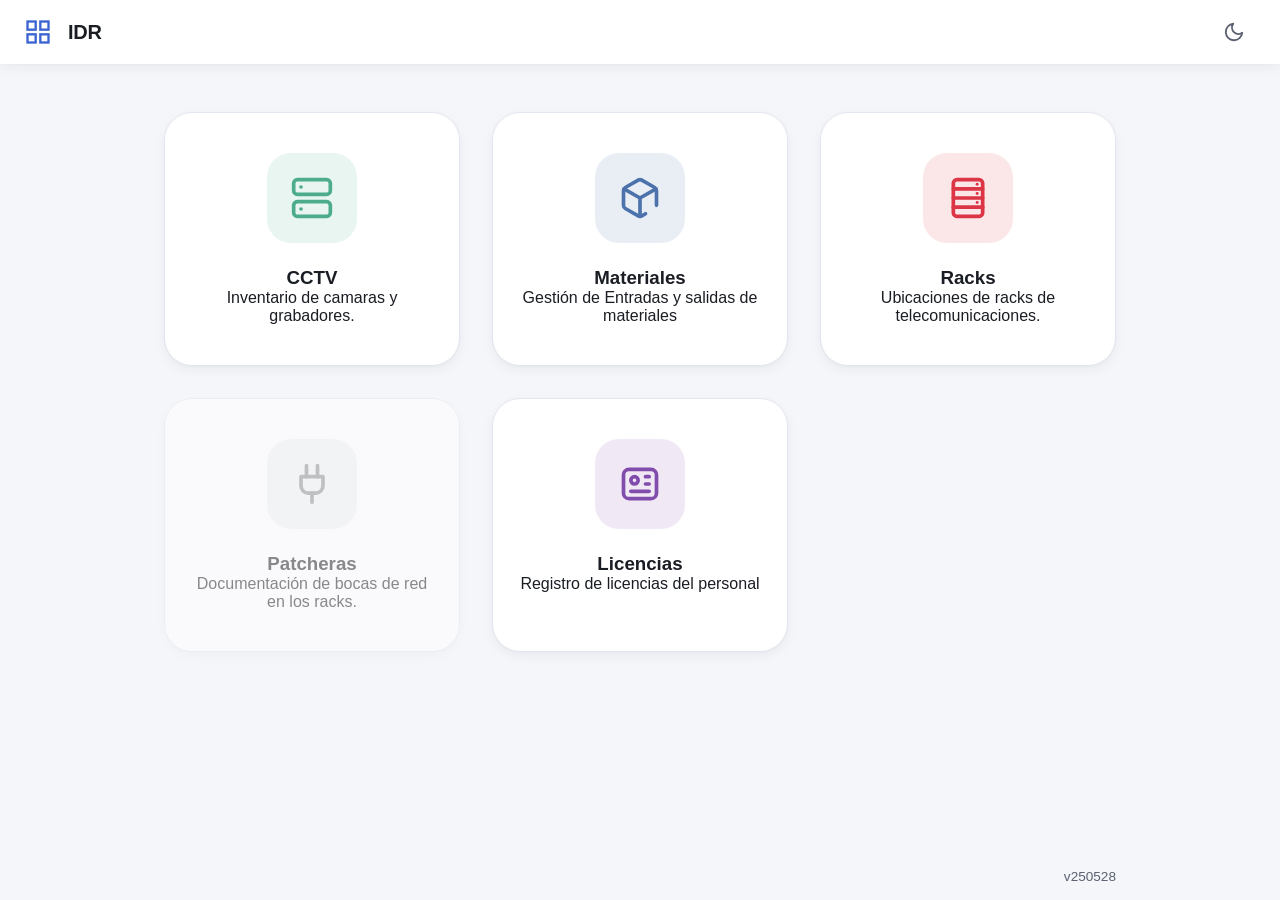
<file: index.html>
<!DOCTYPE html>
<html lang="es">

<head>
    <meta charset="UTF-8">
    <meta name="viewport" content="width=device-width, initial-scale=1.0">
    <meta http-equiv="Content-Security-Policy"
        content="default-src 'self'; script-src 'self'; style-src 'self'; img-src 'self' data:; font-src 'self' data:; object-src 'none'; base-uri 'none'; frame-ancestors 'none'; upgrade-insecure-requests;">
    <meta name="referrer" content="no-referrer">
    <meta name="mobile-web-app-capable" content="yes">
    <meta name="apple-mobile-web-app-capable" content="yes">
    <meta name="apple-mobile-web-app-status-bar-style" content="default">
    <script src="./flash.js"></script>
    <link rel="stylesheet" href="./styles.css">
    <link rel="icon" type="image/svg+xml" href="./icon.svg">
    <link rel="manifest" href="./manifest.json">
    <script src="./app.js" defer></script>
    <title>IDR launcher | Inicio</title>
</head>

<body>
    <svg xmlns="http://www.w3.org/2000/svg" class="svg-sprites" width="0" height="0">
        <defs>
            <symbol id="icon-moon" viewBox="0 0 24 24" fill="none" stroke="currentColor" stroke-width="2"
                stroke-linecap="round" stroke-linejoin="round">
                <path d="M21 12.79A9 9 0 1111.21 3 7 7 0 0021 12.79z" />
            </symbol>
            <symbol id="icon-sun" viewBox="0 0 24 24" fill="none" stroke="currentColor" stroke-width="2"
                stroke-linecap="round" stroke-linejoin="round">
                <circle cx="12" cy="12" r="5"></circle>
                <line x1="12" y1="1" x2="12" y2="3"></line>
                <line x1="12" y1="21" x2="12" y2="23"></line>
                <line x1="4.22" y1="4.22" x2="5.64" y2="5.64"></line>
                <line x1="18.36" y1="18.36" x2="19.78" y2="19.78"></line>
                <line x1="1" y1="12" x2="3" y2="12"></line>
                <line x1="21" y1="12" x2="23" y2="12"></line>
                <line x1="4.22" y1="19.78" x2="5.64" y2="18.36"></line>
                <line x1="18.36" y1="5.64" x2="19.78" y2="4.22"></line>
            </symbol>
            <symbol id="icon-install" viewBox="0 0 24 24" fill="none" stroke="currentColor" stroke-width="2"
                stroke-linecap="round" stroke-linejoin="round">
                <rect x="3" y="3" width="18" height="14" rx="2" ry="2"></rect>
                <line x1="8" y1="21" x2="16" y2="21"></line>
                <line x1="12" y1="17" x2="12" y2="21"></line>
                <polyline points="9 10 12 13 15 10"></polyline>
                <line x1="12" y1="6" x2="12" y2="13"></line>
            </symbol>
            <symbol id="icon-box" viewBox="0 0 24 24" fill="none" stroke="currentColor" stroke-width="2"
                stroke-linecap="round" stroke-linejoin="round">
                <path
                    d="M21 16V8a2 2 0 0 0-1-1.73l-7-4a2 2 0 0 0-2 0l-7 4A2 2 0 0 0 3 8v8a2 2 0 0 0 1 1.73l7 4a2 2 0 0 0 2 0l2-1.14" />
                <polyline points="3.29 7 12 12 20.71 7" />
                <line x1="12" y1="22" x2="12" y2="12" />
            </symbol>
            <symbol id="icon-camera" viewBox="0 0 24 24">
            <path d="M23 7l-7 5 7 5V7z" />
            <rect x="1" y="5" width="15" height="14" rx="2" />
        </symbol>
            <symbol id="icon-id" viewBox="0 0 24 24" fill="none" stroke="currentColor" stroke-width="2"
                stroke-linecap="round" stroke-linejoin="round">
                <rect x="3" y="4" width="18" height="16" rx="3" ry="3" />
                <circle cx="9" cy="10" r="2" />
                <line x1="15" y1="8" x2="17" y2="8" />
                <line x1="15" y1="12" x2="17" y2="12" />
                <line x1="7" y1="16" x2="17" y2="16" />
            </symbol>
            <symbol id="icon-server" viewBox="0 0 24 24" fill="none" stroke="currentColor" stroke-width="2"
                stroke-linecap="round" stroke-linejoin="round">
                <rect x="2" y="2" width="20" height="8" rx="2" ry="2"></rect>
                <rect x="2" y="14" width="20" height="8" rx="2" ry="2"></rect>
                <line x1="6" y1="6" x2="6.01" y2="6"></line>
                <line x1="6" y1="18" x2="6.01" y2="18"></line>
            </symbol>
            <symbol id="icon-rack" viewBox="0 0 24 24" fill="none" stroke="currentColor" stroke-width="2"
                stroke-linecap="round" stroke-linejoin="round">
                <rect x="4" y="2" width="16" height="20" rx="2" ry="2"></rect>
                <line x1="4" y1="7" x2="20" y2="7"></line>
                <line x1="4" y1="12" x2="20" y2="12"></line>
                <line x1="4" y1="17" x2="20" y2="17"></line>
                <circle cx="17" cy="4.5" r="0.8" fill="currentColor" stroke="none"></circle>
                <circle cx="17" cy="9.5" r="0.8" fill="currentColor" stroke="none"></circle>
                <circle cx="17" cy="14.5" r="0.8" fill="currentColor" stroke="none"></circle>
            </symbol>
            <symbol id="icon-logo" viewBox="0 0 24 24" fill="none" stroke="currentColor" stroke-width="2">
                <rect x="3" y="3" width="7" height="7"></rect>
                <rect x="14" y="3" width="7" height="7"></rect>
                <rect x="14" y="14" width="7" height="7"></rect>
                <rect x="3" y="14" width="7" height="7"></rect>
            </symbol>
            <symbol id="icon-plug" viewBox="0 0 24 24" fill="none" stroke="currentColor" stroke-width="2"
                stroke-linecap="round" stroke-linejoin="round">
                <path d="M12 22v-5" />
                <path d="M9 8V2" />
                <path d="M15 8V2" />
                <path d="M18 8v5a4 4 0 0 1-4 4h-4a4 4 0 0 1-4-4V8Z" />
            </symbol>
        </defs>
    </svg>

    <header class="header">
        <div class="header-logo">
            <svg class="svg-icon">
                <use href="#icon-logo" />
            </svg>
        </div>
        <h1 class="header-main-title">IDR</h1>
        <div class="header-actions">
            <button class="icon-btn" id="btn-install-app" title="Instalar Aplicación">
                <svg class="svg-icon">
                    <use href="#icon-install" />
                </svg>
            </button>
            <button class="icon-btn" id="btn-dark-mode" title="Alternar modo oscuro" aria-label="Modo oscuro">
                <svg class="svg-icon">
                    <use id="icon-theme-use" href="#icon-moon" />
                </svg>
            </button>
        </div>
    </header>

    <main class="container">


    
        <div class="app-grid">
            <!-- SGC (CCTV) -->
            <a href="./SGC/index.html" class="app-card card-green" rel="noopener noreferrer">
                <div class="app-icon-wrapper">
                    <svg class="app-icon">
                        <use href="#icon-server" />
                    </svg>
                </div>
                <div class="app-info">
                    <h3>CCTV</h3>
                    <p>Inventario de camaras y grabadores.</p>
                </div>
            </a>

            <!-- SGI (Materiales) -->
            <a href="./SGI/index.html" class="app-card card-blue" rel="noopener noreferrer">
                <div class="app-icon-wrapper">
                    <svg class="app-icon">
                        <use href="#icon-box" />
                    </svg>
                </div>
                <div class="app-info">
                    <h3>Materiales</h3>
                    <p>Gestión de Entradas y salidas de materiales</p>
                </div>
            </a>

            <!-- SGR (Racks) -->
            <a href="./SGR/index.html" class="app-card card-red" rel="noopener noreferrer">
                <div class="app-icon-wrapper">
                    <svg class="app-icon">
                        <use href="#icon-rack" />
                    </svg>
                </div>
                <div class="app-info">
                    <h3>Racks</h3>
                    <p>Ubicaciones de racks de telecomunicaciones.</p>
                </div>
            </a>

            <!-- SGP (Patcheras) --> 
            <a href="./SGP/index.html" class="app-card card-orange disabled" rel="noopener noreferrer">
                <div class="app-icon-wrapper">
                    <svg class="app-icon">
                        <use href="#icon-plug" />
                    </svg>
                </div>
                <div class="app-info">
                    <h3>Patcheras</h3>
                    <p>Documentación de bocas de red en los racks.</p>
                </div>
            </a>

            <!-- SGL (Licencias) -->
            <a href="./SGL/index.html" class="app-card card-purple" rel="noopener noreferrer">
                <div class="app-icon-wrapper">
                    <svg class="app-icon">
                        <use href="#icon-id" />
                    </svg>
                </div>
                <div class="app-info">
                    <h3>Licencias</h3>
                    <p>Registro de licencias del personal</p>
                </div>
            </a>
        </div>
    </main>
    <footer class="footer">
        <div class="app-version">v250528</div>
    </footer>
</body>

</html>
</file>
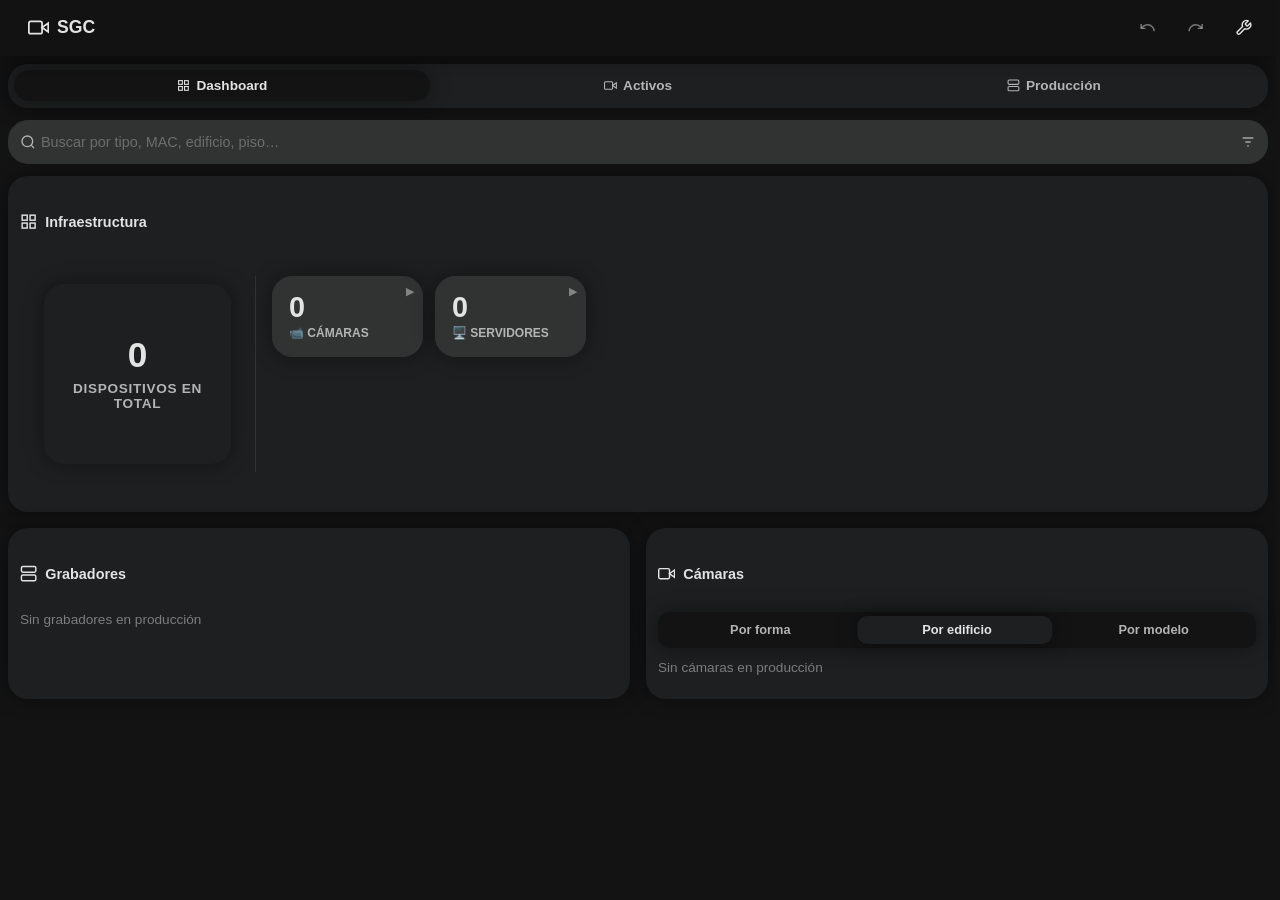
<file: SGC/index.html>
<!DOCTYPE html>
<html lang="es">

<head>
    <meta charset="UTF-8">
    <meta name="viewport" content="width=device-width, initial-scale=1.0">
    <meta http-equiv="Content-Security-Policy" content="default-src 'self';
        script-src 'self';
        style-src 'self';
        img-src 'self' data: blob:;
        font-src 'self' data:;
        connect-src 'self' https://api.github.com; 
        object-src 'none';
        base-uri 'none';
        form-action 'none';
        frame-ancestors 'none';
        upgrade-insecure-requests;">
    <meta name="referrer" content="no-referrer">
    <meta name="mobile-web-app-capable" content="yes">
    <meta name="apple-mobile-web-app-capable" content="yes">
    <meta name="apple-mobile-web-app-status-bar-style" content="default">
    <link rel="manifest" href="manifest.json">
    <link rel="icon" type="image/svg+xml" href="./icon.svg">
    <script src="./flash.js"></script>
    <link rel="stylesheet" href="./styles.css">
    <script src="./app.js" defer></script>

    <title>SGC</title>

</head>

<body>

    <svg class="svg-sprite">
        <symbol id="icon-camera" viewBox="0 0 24 24">
            <path d="M23 7l-7 5 7 5V7z" />
            <rect x="1" y="5" width="15" height="14" rx="2" />
        </symbol>
        <symbol id="icon-server" viewBox="0 0 24 24">
            <rect x="2" y="2" width="20" height="8" rx="2" />
            <rect x="2" y="14" width="20" height="8" rx="2" />
            <line x1="6" y1="6" x2="6.01" y2="6" />
            <line x1="6" y1="18" x2="6.01" y2="18" />
        </symbol>
        <symbol id="icon-grid" viewBox="0 0 24 24">
            <rect x="3" y="3" width="7" height="7" />
            <rect x="14" y="3" width="7" height="7" />
            <rect x="14" y="14" width="7" height="7" />
            <rect x="3" y="14" width="7" height="7" />
        </symbol>
        <symbol id="icon-plus" viewBox="0 0 24 24">
            <line x1="12" y1="5" x2="12" y2="19" />
            <line x1="5" y1="12" x2="19" y2="12" />
        </symbol>
        <symbol id="icon-edit" viewBox="0 0 24 24">
            <path d="M11 4H4a2 2 0 0 0-2 2v14a2 2 0 0 0 2 2h14a2 2 0 0 0 2-2v-7" />
            <path d="M18.5 2.5a2.121 2.121 0 0 1 3 3L12 15l-4 1 1-4 9.5-9.5z" />
        </symbol>
        <symbol id="icon-trash" viewBox="0 0 24 24">
            <polyline points="3 6 5 6 21 6" />
            <path d="M19 6l-1 14a2 2 0 0 1-2 2H8a2 2 0 0 1-2-2L5 6" />
            <path d="M10 11v6" />
            <path d="M14 11v6" />
            <path d="M9 6V4a1 1 0 0 1 1-1h4a1 1 0 0 1 1 1v2" />
        </symbol>

        <symbol id="icon-undo" viewBox="0 0 24 24">
            <path d="M3 7v6h6" class="icon-line" stroke="currentColor"></path>
            <path d="M21 17a9 9 0 00-9-9 9 9 0 00-6 2.3L3 13" class="icon-line" stroke="currentColor"></path>
        </symbol>
        <symbol id="icon-redo" viewBox="0 0 24 24">
            <path d="M21 7v6h-6" class="icon-line" stroke="currentColor"></path>
            <path d="M3 17a9 9 0 019-9 9 9 0 016 2.3L21 13" class="icon-line" stroke="currentColor"></path>
        </symbol>
        <symbol id="icon-sun" viewBox="0 0 24 24">
            <circle cx="12" cy="12" r="5" />
            <line x1="12" y1="1" x2="12" y2="3" />
            <line x1="12" y1="21" x2="12" y2="23" />
            <line x1="4.22" y1="4.22" x2="5.64" y2="5.64" />
            <line x1="18.36" y1="18.36" x2="19.78" y2="19.78" />
            <line x1="1" y1="12" x2="3" y2="12" />
            <line x1="21" y1="12" x2="23" y2="12" />
            <line x1="4.22" y1="19.78" x2="5.64" y2="18.36" />
            <line x1="18.36" y1="5.64" x2="19.78" y2="4.22" />
        </symbol>
        <symbol id="icon-moon" viewBox="0 0 24 24">
            <path d="M21 12.79A9 9 0 1 1 11.21 3 7 7 0 0 0 21 12.79z" />
        </symbol>
        <symbol id="icon-download" viewBox="0 0 24 24">
            <path d="M21 15v4a2 2 0 0 1-2 2H5a2 2 0 0 1-2-2v-4" />
            <polyline points="7 10 12 15 17 10" />
            <line x1="12" y1="15" x2="12" y2="3" />
        </symbol>
        <symbol id="icon-upload" viewBox="0 0 24 24">
            <path d="M21 15v4a2 2 0 0 1-2 2H5a2 2 0 0 1-2-2v-4" />
            <polyline points="17 8 12 3 7 8" />
            <line x1="12" y1="3" x2="12" y2="15" />
        </symbol>
        <symbol id="icon-alert" viewBox="0 0 24 24">
            <path d="M10.29 3.86L1.82 18a2 2 0 0 0 1.71 3h16.94a2 2 0 0 0 1.71-3L13.71 3.86a2 2 0 0 0-3.42 0z" />
            <line x1="12" y1="9" x2="12" y2="13" />
            <line x1="12" y1="17" x2="12.01" y2="17" />
        </symbol>
        <symbol id="icon-save" viewBox="0 0 24 24">
            <path d="M19 21H5a2 2 0 0 1-2-2V5a2 2 0 0 1 2-2h11l5 5v11a2 2 0 0 1-2 2z" class="icon-line"
                stroke="currentColor"></path>
            <polyline points="17 21 17 13 7 13 7 21" class="icon-line" stroke="currentColor"></polyline>
            <polyline points="7 3 7 8 15 8" class="icon-line" stroke="currentColor"></polyline>
        </symbol>
        <symbol id="icon-link" viewBox="0 0 24 24">
            <path d="M10 13a5 5 0 0 0 7.54.54l3-3a5 5 0 0 0-7.07-7.07l-1.72 1.71" />
            <path d="M14 11a5 5 0 0 0-7.54-.54l-3 3a5 5 0 0 0 7.07 7.07l1.71-1.71" />
        </symbol>
        <symbol id="icon-settings" viewBox="0 0 24 24" fill="none" stroke="currentColor" stroke-width="2"
            stroke-linecap="round" stroke-linejoin="round">
            <path
                d="M14.7 6.3a1 1 0 0 0 0 1.4l1.6 1.6a1 1 0 0 0 1.4 0l3.77-3.77a6 6 0 0 1-7.94 7.94l-6.91 6.91a2.12 2.12 0 0 1-3-3l6.91-6.91a6 6 0 0 1 7.94-7.94l-3.76 3.76z">
            </path>
        </symbol>
        <symbol id="icon-cancelar" viewBox="0 0 24 24">
            <line x1="18" y1="6" x2="6" y2="18" class="icon-line" stroke="currentColor"></line>
            <line x1="6" y1="6" x2="18" y2="18" class="icon-line" stroke="currentColor"></line>
        </symbol>
        <symbol id="icon-sliders" viewBox="0 0 24 24">
            <line x1="4" y1="21" x2="4" y2="14" class="icon-line" stroke="currentColor"></line>
            <line x1="4" y1="10" x2="4" y2="3" class="icon-line" stroke="currentColor"></line>
            <line x1="12" y1="21" x2="12" y2="12" class="icon-line" stroke="currentColor"></line>
            <line x1="12" y1="8" x2="12" y2="3" class="icon-line" stroke="currentColor"></line>
            <line x1="20" y1="21" x2="20" y2="16" class="icon-line" stroke="currentColor"></line>
            <line x1="20" y1="12" x2="20" y2="3" class="icon-line" stroke="currentColor"></line>
            <line x1="1" y1="14" x2="7" y2="14" class="icon-line" stroke="currentColor"></line>
            <line x1="9" y1="8" x2="15" y2="8" class="icon-line" stroke="currentColor"></line>
            <line x1="17" y1="16" x2="23" y2="16" class="icon-line" stroke="currentColor"></line>
        </symbol>
        <symbol id="icon-building" viewBox="0 0 24 24" fill="none" stroke="currentColor" stroke-width="2"
            stroke-linecap="round" stroke-linejoin="round">
            <rect x="3" y="3" width="18" height="18" rx="2" />
            <path d="M9 3v18" />
            <path d="M3 9h6" />
            <path d="M3 15h6" />
            <path d="M15 8h2" />
            <path d="M15 12h2" />
            <path d="M15 16h2" />
        </symbol>
        <symbol id="icon-external-link" viewBox="0 0 24 24">
            <path d="M18 13v6a2 2 0 0 1-2 2H5a2 2 0 0 1-2-2V8a2 2 0 0 1 2-2h6" fill="none" stroke="currentColor"
                stroke-width="2" stroke-linecap="round" stroke-linejoin="round"></path>
            <polyline points="15 3 21 3 21 9" fill="none" stroke="currentColor" stroke-width="2" stroke-linecap="round"
                stroke-linejoin="round"></polyline>
            <line x1="10" y1="14" x2="21" y2="3" fill="none" stroke="currentColor" stroke-width="2"
                stroke-linecap="round" stroke-linejoin="round"></line>
        </symbol>
        <symbol id="icon-search" viewBox="0 0 24 24">
            <circle cx="11" cy="11" r="8" />
            <line x1="21" y1="21" x2="16.65" y2="16.65" />
        </symbol>
        <symbol id="icon-filter" viewBox="0 0 24 24">
            <line x1="4" y1="6" x2="20" y2="6" />
            <line x1="8" y1="12" x2="16" y2="12" />
            <line x1="11" y1="18" x2="13" y2="18" />
        </symbol>
        <symbol id="icon-chevron-up" viewBox="0 0 24 24">
            <polyline points="18 15 12 9 6 15" />
        </symbol>
        <symbol id="icon-chevron-down" viewBox="0 0 24 24">
            <polyline points="6 9 12 15 18 9" />
        </symbol>
        <symbol id="icon-chevron-right" viewBox="0 0 24 24">
            <polyline points="9 18 15 12 9 6" />
        </symbol>
        <symbol id="icon-report" viewBox="0 0 24 24" fill="none" stroke="currentColor" stroke-width="2"
            stroke-linecap="round" stroke-linejoin="round">
            <path d="M14 2H6a2 2 0 0 0-2 2v16a2 2 0 0 0 2 2h12a2 2 0 0 0 2-2V8z" />
            <polyline points="14 2 14 8 20 8" />
            <line x1="16" y1="13" x2="8" y2="13" />
            <line x1="16" y1="17" x2="8" y2="17" />
            <polyline points="10 9 9 9 8 9" />
        </symbol>

        <symbol id="icon-cloud-up" viewBox="0 0 24 24" fill="none" stroke="currentColor" stroke-width="2"
            stroke-linecap="round" stroke-linejoin="round">
            <polyline points="16 16 12 12 8 16" />
            <line x1="12" y1="12" x2="12" y2="21" />
            <path d="M20.39 18.39A5 5 0 0 0 18 9h-1.26A8 8 0 1 0 3 16.3" />
        </symbol>
        <symbol id="icon-cloud-down" viewBox="0 0 24 24" fill="none" stroke="currentColor" stroke-width="2"
            stroke-linecap="round" stroke-linejoin="round">
            <polyline points="8 16 12 20 16 16" />
            <line x1="12" y1="20" x2="12" y2="11" />
            <path d="M20.39 18.39A5 5 0 0 0 18 9h-1.26A8 8 0 1 0 3 16.3" />
        </symbol>
        <symbol id="icon-eye" viewBox="0 0 24 24" fill="none" stroke="currentColor" stroke-width="2"
            stroke-linecap="round" stroke-linejoin="round">
            <path d="M1 12s4-8 11-8 11 8 11 8-4 8-11 8-11-8-11-8z" />
            <circle cx="12" cy="12" r="3" />
        </symbol>
        <symbol id="icon-eye-off" viewBox="0 0 24 24" fill="none" stroke="currentColor" stroke-width="2"
            stroke-linecap="round" stroke-linejoin="round">
            <path
                d="M17.94 17.94A10.07 10.07 0 0 1 12 20c-7 0-11-8-11-8a18.45 18.45 0 0 1 5.06-5.94M9.9 4.24A9.12 9.12 0 0 1 12 4c7 0 11 8 11 8a18.5 18.5 0 0 1-2.16 3.19m-6.72-1.07a3 3 0 1 1-4.24-4.24" />
            <line x1="1" y1="1" x2="23" y2="23" />
        </symbol>
        <symbol id="icon-gist" viewBox="0 0 24 24">
            <path
                d="M12 2C6.477 2 2 6.484 2 12.021c0 4.428 2.865 8.184 6.839 9.504.5.092.682-.217.682-.483 0-.237-.009-.868-.013-1.703-2.782.605-3.369-1.343-3.369-1.343-.454-1.158-1.11-1.466-1.11-1.466-.908-.62.069-.608.069-.608 1.003.07 1.531 1.032 1.531 1.032.892 1.53 2.341 1.088 2.91.832.092-.647.35-1.088.636-1.338-2.22-.253-4.555-1.113-4.555-4.951 0-1.093.39-1.988 1.029-2.688-.103-.253-.446-1.272.098-2.65 0 0 .84-.27 2.75 1.026A9.564 9.564 0 0 1 12 6.844a9.59 9.59 0 0 1 2.504.337c1.909-1.296 2.747-1.027 2.747-1.027.546 1.379.202 2.398.1 2.651.64.7 1.028 1.595 1.028 2.688 0 3.848-2.339 4.695-4.566 4.943.359.309.678.92.678 1.855 0 1.338-.012 2.419-.012 2.747 0 .268.18.58.688.482A10.02 10.02 0 0 0 22 12.021C22 6.484 17.522 2 12 2z" />
        </symbol>
        <symbol id="icon-install-app" viewBox="0 0 24 24" fill="none" stroke="currentColor" stroke-width="2"
            stroke-linecap="round" stroke-linejoin="round">
            <rect x="3" y="3" width="18" height="14" rx="2" ry="2"></rect>
            <line x1="8" y1="21" x2="16" y2="21"></line>
            <line x1="12" y1="17" x2="12" y2="21"></line>
            <polyline points="9 10 12 13 15 10"></polyline>
            <line x1="12" y1="6" x2="12" y2="13"></line>
        </symbol>
        <symbol id="icon-lock" viewBox="0 0 24 24" fill="none" stroke="currentColor" stroke-width="2"
            stroke-linecap="round" stroke-linejoin="round">
            <rect x="3" y="11" width="18" height="11" rx="2" ry="2"></rect>
            <path class="icon-lock-shackle" d="M7 11V7a5 5 0 0 1 10 0v4"></path>
        </symbol>
        <symbol id="icon-expand-all" viewBox="0 0 24 24" fill="none" stroke="currentColor" stroke-width="2"
            stroke-linecap="round" stroke-linejoin="round">
            <polyline points="7 4 4 4 4 7"></polyline>
            <polyline points="17 4 20 4 20 7"></polyline>
            <polyline points="7 20 4 20 4 17"></polyline>
            <polyline points="17 20 20 20 20 17"></polyline>
        </symbol>
        <symbol id="icon-collapse-all" viewBox="0 0 24 24" fill="none" stroke="currentColor" stroke-width="2"
            stroke-linecap="round" stroke-linejoin="round">
            <polyline points="4 9 4 4 9 4"></polyline>
            <polyline points="20 9 20 4 15 4"></polyline>
            <polyline points="4 15 4 20 9 20"></polyline>
            <polyline points="20 15 20 20 15 20"></polyline>
        </symbol>
        <symbol id="icon-collapse-floors" viewBox="0 0 24 24" fill="none" stroke="currentColor" stroke-width="2"
            stroke-linecap="round" stroke-linejoin="round">
            <polyline points="4 9 4 4 9 4"></polyline>
            <polyline points="20 9 20 4 15 4"></polyline>
            <line x1="4" y1="20" x2="20" y2="20"></line>
            <line x1="4" y1="15" x2="20" y2="15"></line>
        </symbol>
        <symbol id="icon-combine" viewBox="0 0 24 24" fill="none" stroke="currentColor" stroke-width="2"
            stroke-linecap="round" stroke-linejoin="round">
            <path d="M4 6h4l4 6h8" class="icon-line"></path>
            <path d="M4 18h4l4-6" class="icon-line"></path>
        </symbol>
        <symbol id="icon-replace-swap" viewBox="0 0 24 24" fill="none" stroke="currentColor" stroke-width="2"
            stroke-linecap="round" stroke-linejoin="round">
            <polyline points="17 4 21 8 17 12"></polyline>
            <line x1="3" y1="8" x2="21" y2="8"></line>
            <polyline points="7 20 3 16 7 12"></polyline>
            <line x1="21" y1="16" x2="3" y2="16"></line>
        </symbol>
    </svg>

    <header class="header">
        <h1>
            <svg class="icon icon-line">
                <use href="#icon-camera" />
            </svg>
            SGC
        </h1>
        <span id="header-tab-titulo"></span>
        <div class="header-buttons">
            <button class="icon-btn hidden" id="btn-install-app" title="Instalar Aplicación">
                <svg class="icon icon-line">
                    <use href="#icon-download" />
                </svg>
            </button>

            <button class="icon-btn icon-trans" id="btn-undo" title="Deshacer (Ctrl+Z)" disabled>
                <svg class="icon icon-line">
                    <use href="#icon-undo" />
                </svg>
            </button>
            <button class="icon-btn icon-trans" id="btn-redo" title="Rehacer (Ctrl+Y)" disabled>
                <svg class="icon icon-line">
                    <use href="#icon-redo" />
                </svg>
            </button>

            <button class="icon-btn icon-trans" title="Ajustes">
                <svg class="icon icon-line">
                    <use href="#icon-settings" />
                </svg>
            </button>
        </div>
    </header>

    <div class="container">

        <div class="tabs">
            <button class="tab-btn activa" id="tab-dashboard">
                <svg class="icon icon-line tab-icon">
                    <use href="#icon-grid" />
                </svg>
                Dashboard
            </button>
            <button class="tab-btn" id="tab-activos">
                <svg class="icon icon-line tab-icon">
                    <use href="#icon-camera" />
                </svg>
                Activos
            </button>
            <button class="tab-btn" id="tab-produccion">
                <svg class="icon icon-line tab-icon">
                    <use href="#icon-server" />
                </svg>
                Producción
            </button>
        </div>

        <div class="search-actions-bar">
            <div id="barra-busqueda" class="search-inner">
                <input type="text" id="input-busqueda" placeholder="Buscar por tipo, MAC, edificio, piso…">
                <svg class="icon icon-line icon-search-lupa">
                    <use href="#icon-search" />
                </svg>
                <button id="btn-limpiar-busqueda" class="hidden">
                    <svg class="icon icon-line">
                        <use href="#icon-cancelar" />
                    </svg>
                </button>

                <div id="btn-filtros-wrap" class="filtros-wrap">
                    <button id="btn-filtros-busqueda" title="Personalizar búsqueda">
                        <svg class="icon icon-line">
                            <use href="#icon-filter" />
                        </svg>
                    </button>
                    <div id="dropdown-filtros" class="combobox-dropdown hidden">
                        <div class="filtro-dropdown-header">
                            <span class="filtro-dropdown-title">Campos</span>
                            <button id="btn-toggle-all-filtros" class="filtro-dropdown-desactivar">Desactivar
                                todo</button>
                        </div>
                        <div id="filtros-busqueda-lista"></div>
                    </div>
                </div>
            </div>
        </div>

        <div id="panel-dashboard" class="tab-panel">

            <div class="card" id="card-resumen-general">
                <h2 class="card-header-toggle">
                    <span class="titulo-fijo">
                        <svg class="icon icon-line">
                            <use href="#icon-grid" />
                        </svg> Infraestructura
                    </span>
                    <div id="dash-l2-vista-toggle" class="dash-l2-vista-toggle hidden">
                        <button class="dash-l2-vista-btn activa" data-action="l2-vista"
                            data-vista="forma">Forma</button>
                        <button class="dash-l2-vista-btn" data-action="l2-vista"
                            data-vista="edificio">Edificios</button>
                    </div>
                </h2>
                <div id="dash-disp-tree"></div>
            </div>

            <div class="dash-2col">

                <div class="dash-col-left">
                    <div class="card">
                        <h2><svg class="icon icon-line">
                                <use href="#icon-server" />
                            </svg> Grabadores</h2>
                        <div id="dash-grabadores"></div>
                    </div>
                </div>

                <div class="dash-col-right">
                    <div class="card">
                        <h2><svg class="icon icon-line">
                                <use href="#icon-camera" />
                            </svg> Cámaras</h2>

                        <div class="mini-tabs">
                            <button id="mini-tab-forma" class="mini-tab-btn activa" data-target="forma">
                                Por forma
                            </button>
                            <button id="mini-tab-edificio" class="mini-tab-btn" data-target="edificio">
                                Por edificio
                            </button>
                            <button id="mini-tab-modelo" class="mini-tab-btn" data-target="modelo">
                                Por modelo
                            </button>
                        </div>
                        <div id="dash-camaras" class="dash-camaras-container"></div>
                    </div>
                </div>
            </div>
        </div>

        <div id="panel-activos" class="tab-panel">
            <div class="card">
                <h2>
                    <svg class="icon icon-line">
                        <use href="#icon-camera" />
                    </svg>
                    Dispositivos
                    <span id="contador-dispositivos" class="contador-badge"></span>

                    <button id="btn-expandir-todo" class="icon-btn btn-inline" title="Expandir todo">
                        <svg class="icon icon-line">
                            <use href="#icon-expand-all" />
                        </svg>
                    </button>
                    <div id="btn-vista-activos-wrap">
                        <button class="icon-btn btn-inline" title="Opciones de vista">
                            <svg class="icon icon-line">
                                <use href="#icon-sliders" />
                            </svg>
                        </button>
                        <div id="dropdown-vista-activos" class="combobox-dropdown hidden">
                            <div class="filtro-dropdown-header">
                                <span class="filtro-dropdown-title">Agrupar por</span>
                            </div>
                            <div class="canal-disp-item" data-orden="edificio-piso">Edificio /
                                Piso</div>
                            <div class="canal-disp-item" data-orden="estado">Estado</div>
                            <div class="canal-disp-item" data-orden="marca">Marca</div>
                            <div class="canal-disp-item" data-orden="modelo">Modelo</div>
                            <div class="canal-disp-item" data-orden="patrimonio">Patrimonio</div>
                            <div class="canal-disp-item" data-orden="forma">Tipo / Forma</div>
                        </div>
                    </div>
                    <button id="btn-reporte-agrupamiento" class="icon-btn btn-inline"
                        title="Generar reporte">
                        <svg class="icon icon-line">
                            <use href="#icon-report" />
                        </svg>
                    </button>

                    <button class="icon-btn btn-edit btn-inline" title="Agregar dispositivo">
                        <svg class="icon icon-line">
                            <use href="#icon-plus" />
                        </svg>
                    </button>
                </h2>
                <div id="lista-dispositivos"></div>
            </div>
        </div>

        <div id="panel-produccion" class="tab-panel">
            <div class="card">
                <h2>
                    <svg class="icon icon-line">
                        <use href="#icon-server" />
                    </svg>
                    Grabadores (NVR / DVR)
                    <button class="icon-btn btn-edit btn-inline" title="Agregar grabador">
                        <svg class="icon icon-line">
                            <use href="#icon-plus" />
                        </svg>
                    </button>
                </h2>
                <div id="lista-grabadores"></div>
            </div>

            <div class="card panel-produccion--card-mt">
                <h2>
                    <svg class="icon icon-line">
                        <use href="#icon-grid" />
                    </svg> Otros dispositivos
                    <button class="icon-btn btn-edit btn-inline" title="Agregar dispositivo">
                        <svg class="icon icon-line">
                            <use href="#icon-plus" />
                        </svg>
                    </button>
                </h2>
                <div id="lista-otros-prod"></div>
            </div>
        </div>

    </div>

    <div class="modal" id="modal-ajustes">
        <div class="modal-content modal-content--flex sm2">
            <div class="modal-header modal-sticky-header">
                <h3>
                    <svg class="icon icon-line">
                        <use href="#icon-settings" />
                    </svg>
                    Ajustes
                </h3>
                <span class="modal-header-version">260528</span>
            </div>

            <div class="modal-scroll-body">

                <div class="ajustes-section">
                    <div class="section-label">Infraestructura</div>
                    <div class="btn-group">
                        <button class="btn-ajustes">
                            <svg class="icon icon-line">
                                <use href="#icon-grid" />
                            </svg>
                            Dispositivos
                            <svg class="icon icon-line btn-ajustes-chevron">
                                <use href="#icon-chevron-right" />
                            </svg>
                        </button>
                        <button class="btn-ajustes">
                            <svg class="icon icon-line">
                                <use href="#icon-building" />
                            </svg>
                            Edificios
                            <svg class="icon icon-line btn-ajustes-chevron">
                                <use href="#icon-chevron-right" />
                            </svg>
                        </button>
                    </div>
                </div>
                <div class="ajustes-section">
                    <div class="section-label">Interfaz</div>
                    <div class="gist-autosync-row" id="label-recordar-grupos">
                        <span class="gist-autosync-text">
                            <span class="gist-autosync-title">Recordar grupos colapsados</span>
                        </span>
                        <div class="toggle-switch" id="toggle-recordar-grupos">
                            <div class="toggle-thumb"></div>
                        </div>
                    </div>
                </div>
                <div class="ajustes-section">
                    <div class="section-label">Sincronización</div>
                    <div class="gist-sync-row">
                        <button class="btn-ajustes flex-1">
                            <svg class="icon icon-line">
                                <use href="#icon-gist" />
                            </svg>
                            GitHub Gist
                            <svg class="icon icon-line btn-ajustes-chevron">
                                <use href="#icon-chevron-right" />
                            </svg>
                        </button>
                        <button id="btn-ajustes-gist-subir" class="icon-btn btn-gist-action" title="Subir a Gist"
                            class="hidden">
                            <svg class="icon icon-line">
                                <use href="#icon-cloud-up" />
                            </svg>
                        </button>
                        <button id="btn-ajustes-gist-bajar" class="icon-btn btn-gist-action" title="Bajar de Gist"
                            class="hidden">
                            <svg class="icon icon-line">
                                <use href="#icon-cloud-down" />
                            </svg>
                        </button>
                    </div>
                </div>

                <div class="ajustes-section">
                    <div class="section-label">Datos Locales</div>
                    <div class="btn-group btn-group--no-mt">
                        <button class="btn-ajustes">
                            <svg class="icon icon-line">
                                <use href="#icon-upload" />
                            </svg>
                            Importar
                            <svg class="icon icon-line btn-ajustes-chevron">
                                <use href="#icon-chevron-right" />
                            </svg>
                        </button>
                        <button class="btn-ajustes">
                            <svg class="icon icon-line">
                                <use href="#icon-download" />
                            </svg>
                            Exportar
                            <svg class="icon icon-line btn-ajustes-chevron">
                                <use href="#icon-chevron-right" />
                            </svg>
                        </button>
                        <button class="btn-ajustes">
                            <svg class="icon icon-line">
                                <use href="#icon-trash" />
                            </svg>
                            Restablecer
                            <svg class="icon icon-line btn-ajustes-chevron">
                                <use href="#icon-chevron-right" />
                            </svg>
                        </button>
                    </div>
                </div>
            </div>

            <div class="modal-sticky-footer">
                <div class="btn-group btn-group--no-mt">
                    <button class="btn-cancel">
                        <svg class="icon icon-line">
                            <use href="#icon-cancelar" />
                        </svg>Cerrar</button>
                    <button class="icon-btn" id="btn-alternar-tema" title="Alternar tema">
                        <svg class="icon icon-line" id="icono-tema">
                            <use href="#icon-moon" />
                        </svg>
                    </button>
                </div>
            </div>
        </div>
    </div>

    <div class="modal" id="modal-reporte-agrupamiento">
        <div class="modal-content modal-content--flex sm2">
            <div class="modal-header modal-sticky-header">
                <h3>
                    <svg class="icon icon-line">
                        <use href="#icon-report" />
                    </svg>
                    Generar reporte
                </h3>
            </div>

            <div class="modal-scroll-body">
                <div class="d-flex-between section-label section-label--mb">
                    <span>Grupos de la vista a incluir</span>
                    <span id="btn-toggle-chk-reporte" class="btn-text-action">Deseleccionar todo</span>
                </div>
                <div id="reporte-agrupamiento-lista" class="reporte-opciones-lista">
                </div>
            </div>

            <div class="modal-sticky-footer">
                <div class="btn-group btn-group--no-mt">
                    <button class="btn-edit btn-flex" id="btn-generar-reporte-agrupamiento">
                        <svg class="icon icon-line">
                            <use href="#icon-download" />
                        </svg>
                        Descargar
                    </button>
                    <button class="btn-cancel btn-flex">Cancelar</button>
                </div>
            </div>
        </div>
    </div>

    <div class="modal" id="modal-tipos-dispositivo">
        <div class="modal-content modal-content--flex sm2">
            <h3 class="modal-sticky-header">
                <svg class="icon icon-line">
                    <use href="#icon-grid" />
                </svg>
                Dispositivos
            </h3>

            <div class="modal-scroll-body">
                <div id="lista-tipos-custom"></div>
            </div>

            <div class="modal-sticky-footer">
                <div class="input-flex-row">
                    <input type="text" id="nuevo-tipo-label" placeholder="Ej: Router, PC, Joystick…" maxlength="100"
                        class="flex-1">
                    <button class="icon-btn btn-edit" title="Agregar tipo">
                        <svg class="icon icon-line">
                            <use href="#icon-plus" />
                        </svg>
                    </button>
                </div>
                <div class="btn-group btn-group--no-mt">
                    <button class="btn-cancel">
                        <svg class="icon icon-line">
                            <use href="#icon-undo" />
                        </svg> Volver
                    </button>
                </div>
            </div>
        </div>
    </div>

    <div class="modal" id="modal-edificios">
        <div class="modal-content modal-content--flex sm2">
            <h3 class="modal-sticky-header">
                <svg class="icon icon-line">
                    <use href="#icon-building" />
                </svg>
                Edificios
            </h3>

            <div class="modal-scroll-body">
                <div id="lista-edificios"></div>
            </div>

            <div class="modal-sticky-footer">
                <div class="input-flex-row">
                    <input type="text" id="nuevo-edificio-nombre" placeholder="Ej: Torre A, Edificio Central…"
                        maxlength="100" class="flex-1">
                    <button class="icon-btn btn-edit" title="Agregar edificio">
                        <svg class="icon icon-line">
                            <use href="#icon-plus" />
                        </svg>
                    </button>
                </div>
                <div class="btn-group btn-group--no-mt">
                    <button class="btn-cancel">
                        <svg class="icon icon-line">
                            <use href="#icon-undo" />
                        </svg> Volver
                    </button>
                </div>
            </div>
        </div>
    </div>

    <div class="modal" id="modal-gist">
        <div class="modal-content modal-content--flex">
            <h3 class="modal-sticky-header">
                <svg class="icon icon-line">
                    <use href="#icon-gist" />
                </svg>
                GitHub Gist
            </h3>

            <div class="modal-scroll-body">

                <div class="form-group">
                    <label>Personal Access Token</label>
                    <div class="gist-input-row">
                        <input type="password" id="gist-token" placeholder="ghp_xxxxxxxxxxxxxxxxxxxx" autocomplete="off"
                            spellcheck="false">
                        <button class="icon-btn gist-eye-btn" id="gist-token-eye" title="Mostrar/ocultar">
                            <svg class="icon icon-line icon--md">
                                <use href="#icon-eye" id="gist-eye-icon" />
                            </svg>
                        </button>
                        <a class="icon-btn gist-eye-btn icon-link"
                            href="https://github.com/settings/tokens/new?description=CCTV+Sync&scopes=gist"
                            target="_blank" title="Crear token en GitHub">
                            <svg class="icon icon-line icon--md">
                                <use href="#icon-plus" />
                            </svg>
                        </a>
                    </div>
                </div>

                <div class="form-group">
                    <label>Gist ID</label>
                    <div class="gist-input-row">
                        <input type="text" id="gist-id" placeholder="Dejar vacío para crear uno nuevo"
                            autocomplete="off" spellcheck="false">
                        <a id="gist-link-btn" class="icon-btn gist-eye-btn icon-link hidden" target="_blank"
                            title="Abrir en GitHub">
                            <svg class="icon icon-line icon--md">
                                <use href="#icon-external-link" />
                            </svg>
                        </a>
                    </div>
                </div>

                <div class="section-label section-label--mt">Acciones</div>
                <div class="btn-group btn-group--no-mt btn-group--mb">
                    <button class="btn-cancel" id="btn-gist-subir">
                        <svg class="icon icon-line">
                            <use href="#icon-cloud-up" />
                        </svg> Subir
                    </button>
                    <button class="btn-cancel" id="btn-gist-bajar">
                        <svg class="icon icon-line">
                            <use href="#icon-cloud-down" />
                        </svg> Bajar
                    </button>
                </div>

                <label class="gist-autosync-row" id="gist-autosync-label">
                    <span class="gist-autosync-text">
                        <span class="gist-autosync-title">Sincronización automática</span>
                        <span class="dash-empty-text">Sube y comprueba cambios al iniciar</span>
                    </span>
                    <div class="toggle-switch" id="gist-autosync-toggle">
                        <div class="toggle-thumb"></div>
                    </div>
                </label>

                <div class="gist-privacy-note">
                    🔒 <strong>Datos sensibles:</strong> El Gist contiene IPs, MACs y ubicaciones de tu infraestructura.
                    Asegurate de que esté configurado como <strong>secreto</strong> en GitHub y de no compartir el link.
                    El scope del token tiene que tener habilitado solamente el apartado <strong>gist.</strong>
                </div>

                <p id="gist-sync-status" class="gist-sync-status"></p>
            </div>

            <div class="modal-sticky-footer modal-sticky-footer--col">
                <div class="btn-group btn-group--no-mt">
                    <button class="btn-edit">
                        <svg class="icon icon-line">
                            <use href="#icon-save" />
                        </svg> Guardar
                    </button>
                    <button class="btn-cancel">
                        <svg class="icon icon-line">
                            <use href="#icon-undo" />
                        </svg> Volver
                    </button>
                </div>
            </div>
        </div>
    </div>

    <div class="modal" id="modal-gist-novedades">
        <div class="modal-content">
            <h3>
                <svg class="icon icon-line">
                    <use href="#icon-cloud-down" />
                </svg>
                Novedades en GitHub
            </h3>
            <p class="gist-novedades-desc">Se encontraron datos en GitHub que difieren de los locales:</p>
            <div id="gist-novedades-detalle" class="gist-novedades-detalle"></div>
            <p class="gist-novedades-pregunta" id="gist-novedades-pregunta">¿Querés agregarlos a tus datos locales?</p>

            <div class="btn-group btn-group--mt-lg">
                <button class="btn-edit" id="gist-novedades-ok">
                    <svg class="icon icon-line">
                        <use href="#icon-combine" />
                    </svg> Combinar
                </button>
                <button class="btn-delete hidden" id="gist-novedades-reemplazar">
                    <svg class="icon icon-line">
                        <use href="#icon-replace-swap" />
                    </svg> Reemplazar
                </button>
                <button class="btn-cancel" id="gist-novedades-ignorar"><svg class="icon icon-line">
                        <use href="#icon-cancelar" />
                    </svg>Ignorar</button>
            </div>
            <div class="btn-group">
                <button class="btn-cancel" id="gist-novedades-ver-detalle">
                    <svg class="icon icon-line">
                        <use href="#icon-report" />
                    </svg> Ver detalles
                </button>
            </div>
        </div>
    </div>

    <div class="modal" id="modal-gist-detalle">
        <div class="modal-content modal-content--flex">
            <h3 class="modal-sticky-header">
                <svg class="icon icon-line">
                    <use href="#icon-report" />
                </svg>
                Detalle del merge
            </h3>
            <div class="modal-scroll-body">
                <div id="gist-detalle-lista"></div>
            </div>
            <div class="modal-sticky-footer">
                <div class="btn-group btn-group--no-mt">
                    <button class="btn-cancel" id="gist-detalle-volver">
                        <svg class="icon icon-line">
                            <use href="#icon-undo" />
                        </svg> Volver
                    </button>
                </div>
            </div>
        </div>
    </div>

    <button id="btn-scroll-top" title="Ir arriba" class="hidden">
        <svg class="icon icon-line icon--scroll-top">
            <use href="#icon-chevron-up" />
        </svg>
    </button>

    <div id="toast" class="toast"></div>

    <div class="modal" id="modal-nuevo-otro-prod">
        <div class="modal-content modal-content--flex">
            <h3 class="modal-sticky-header">
                <svg class="icon icon-line">
                    <use href="#icon-link" />
                </svg> Agregar a Producción
            </h3>
            <div class="modal-scroll-body">
                <div class="form-group">
                    <label>Descripción</label>
                    <input type="text" id="nuevo-otro-prod-descripcion" placeholder="Ej: Monitor Sala de Guardia"
                        maxlength="80">
                </div>
                <div class="form-row">
                    <div class="form-group form-group--flex-row">
                        <div class="form-group--flex-inner">
                            <label>Dispositivo asignado *</label>
                            <div class="combobox-wrap">
                                <input type="text" id="nuevo-otro-prod-disp-input" placeholder="Buscar por MAC, modelo…"
                                    maxlength="100" autocomplete="off" spellcheck="false">
                                <input type="hidden" id="sel-nuevo-otro-prod-dispositivo">
                                <div id="nuevo-otro-prod-disp-dropdown" class="combobox-dropdown"></div>
                            </div>
                        </div>
                    </div>
                    <div class="form-group">
                        <label>IP</label>
                        <input type="text" id="nuevo-otro-prod-ip" placeholder="Ej: 192.168.1.50" maxlength="46">
                    </div>
                </div>
                <div class="form-row">
                    <div class="form-group">
                        <label>Edificio</label>
                        <select id="nuevo-otro-prod-edificio"></select>
                    </div>
                    <div class="form-group">
                        <label>Piso</label>
                        <input type="text" id="nuevo-otro-prod-piso" placeholder="Ej: PB, 3" maxlength="4">
                    </div>
                </div>
                <div class="form-row">
                    <div class="form-group">
                        <label>Rack</label>
                        <input type="text" id="nuevo-otro-prod-rack" placeholder="Ej: Rack-02" maxlength="40">
                    </div>
                    <div class="form-group">
                        <label>Puerto</label>
                        <input type="text" id="nuevo-otro-prod-puerto" placeholder="Ej: 80" maxlength="10">
                    </div>
                </div>
                <div class="form-group">
                    <label>Comentarios</label>
                    <textarea id="nuevo-otro-prod-comentarios" class="textarea-modal" placeholder="Notas adicionales…"
                        rows="2" maxlength="300"></textarea>
                </div>
            </div>
            <div class="modal-sticky-footer">
                <div class="btn-group btn-group--no-mt">
                    <button class="btn-edit"><svg class="icon icon-line">
                            <use href="#icon-save" />
                        </svg> Guardar</button>
                    <button class="btn-cancel">Cancelar</button>
                </div>
            </div>
        </div>
    </div>

    <div class="modal" id="modal-editar-otro-prod">
        <div class="modal-content modal-content--flex">
            <h3 class="modal-sticky-header">
                <svg class="icon icon-line">
                    <use href="#icon-edit" />
                </svg> Editar Dispositivo
            </h3>
            <div class="modal-scroll-body">
                <div class="form-group">
                    <label>Descripción</label>
                    <input type="text" id="editar-otro-prod-descripcion" placeholder="Ej: Monitor Sala de Guardia"
                        maxlength="80">
                </div>
                <div class="form-row">
                    <div class="form-group form-group--flex-row">
                        <div class="form-group--flex-inner">
                            <label>Dispositivo asignado *</label>
                            <div class="combobox-wrap">
                                <input type="text" id="editar-otro-prod-disp-input"
                                    placeholder="Buscar por MAC, modelo…" maxlength="100" autocomplete="off"
                                    spellcheck="false">
                                <input type="hidden" id="sel-editar-otro-prod-dispositivo">
                                <div id="editar-otro-prod-disp-dropdown" class="combobox-dropdown"></div>
                            </div>
                        </div>
                        <button id="btn-ver-activo-otro-prod" class="icon-btn btn-backup btn-ver-activo hidden"
                            title="Ver activo">
                            <svg class="icon icon-line">
                                <use href="#icon-external-link" />
                            </svg>
                        </button>
                    </div>
                    <div class="form-group">
                        <label>IP</label>
                        <input type="text" id="editar-otro-prod-ip" placeholder="Ej: 192.168.1.50" maxlength="46">
                    </div>
                </div>
                <div class="form-row">
                    <div class="form-group">
                        <label>Edificio</label>
                        <select id="editar-otro-prod-edificio"></select>
                    </div>
                    <div class="form-group">
                        <label>Piso</label>
                        <input type="text" id="editar-otro-prod-piso" placeholder="Ej: PB, 3" maxlength="4">
                    </div>
                </div>
                <div class="form-row">
                    <div class="form-group">
                        <label>Rack</label>
                        <input type="text" id="editar-otro-prod-rack" placeholder="Ej: Rack-02" maxlength="40">
                    </div>
                    <div class="form-group">
                        <label>Puerto</label>
                        <input type="text" id="editar-otro-prod-puerto" placeholder="Ej: 80" maxlength="10">
                    </div>
                </div>
                <div class="form-group">
                    <label>Comentarios</label>
                    <textarea id="editar-otro-prod-comentarios" class="textarea-modal" placeholder="Notas adicionales…"
                        rows="2" maxlength="300"></textarea>
                </div>
            </div>
            <div class="modal-sticky-footer modal-sticky-footer--col">
                <div class="btn-group btn-group--no-mt">
                    <button class="btn-edit"><svg class="icon icon-line">
                            <use href="#icon-save" />
                        </svg> Guardar</button>
                    <button class="btn-delete"><svg class="icon icon-line">
                            <use href="#icon-trash" />
                        </svg> Eliminar</button>
                </div>
                <div class="btn-group btn-group--no-mt">
                    <button class="btn-cancel btn-flex">Cancelar</button>
                    <button class="icon-btn btn-lock-modal" id="btn-lock-editar-otro-prod" title="Desbloquear edición">
                        <svg class="icon icon-line">
                            <use href="#icon-lock" />
                        </svg>
                    </button>
                </div>
            </div>
        </div>
    </div>

    <div class="modal" id="modal-nuevo-disp">
        <div class="modal-content modal-content--flex">
            <h3 class="modal-sticky-header"><svg class="icon icon-line">
                    <use href="#icon-camera" />
                </svg> Nuevo dispositivo</h3>

            <div class="modal-scroll-body">
                <div class="form-row">
                    <div class="form-group">
                        <label>Tipo *</label>
                        <select id="nuevo-disp-tipo">
                            <option value="">Seleccionar…</option>
                        </select>
                    </div>
                    <div class="form-group hidden" id="nuevo-disp-forma-group">
                        <label>Forma</label>
                        <select id="nuevo-disp-forma">
                            <option value="">Seleccionar…</option>
                            <option value="domo">Domo</option>
                            <option value="bullet">Bullet</option>
                            <option value="turret">Turret</option>
                            <option value="minidomo">Mini domo</option>
                            <option value="minibullet">Mini bullet</option>
                            <option value="domo-ptz">Domo PTZ</option>
                        </select>
                    </div>
                    <div class="form-group hidden" id="nuevo-disp-canales-group">
                        <label>Cantidad de canales *</label>
                        <input type="number" id="nuevo-disp-canales" placeholder="Ej: 16" min="1" max="256" value="16">
                    </div>
                </div>

                <div class="form-row">
                    <div class="form-group">
                        <label>Modelo</label>
                        <input type="text" id="nuevo-disp-modelo" placeholder="Ej: DS-2CD2143G2" maxlength="60">
                    </div>
                    <div class="form-group">
                        <label>Marca</label>
                        <input type="text" id="nuevo-disp-marca" placeholder="Ej: Hikvision" maxlength="50">
                    </div>
                </div>

                <div class="form-row">
                    <div class="form-group">
                        <label>MAC</label>
                        <input type="text" id="nuevo-disp-mac" placeholder="Ej: AA:BB:CC:DD:EE:FF, 11:22:33:44:55:66"
                            maxlength="500">
                    </div>
                    <div class="form-group">
                        <label>Serial</label>
                        <input type="text" id="nuevo-disp-serial" placeholder="Ej: DS2CD2143-20241001" maxlength="80">
                    </div>
                </div>
                <div class="form-row">
                    <div class="form-group">
                        <label>Patrimonio</label>
                        <input type="text" id="nuevo-disp-patrimonio" placeholder="Ej: PAT-00123" maxlength="60">
                    </div>

                    <div class="form-group">
                        <label>Firmware</label>
                        <input type="text" id="nuevo-disp-firmware" placeholder="Ej: V5.7.15 build 230928"
                            maxlength="80">
                    </div>
                </div>
            </div>

            <div class="modal-sticky-footer">
                <div class="btn-group btn-group--no-mt">
                    <button class="btn-edit">
                        <svg class="icon icon-line">
                            <use href="#icon-save" />
                        </svg> Guardar
                    </button>
                    <button class="btn-cancel">
                        <svg class="icon icon-line">
                            <use href="#icon-cancelar" />
                        </svg>Cancelar
                    </button>
                </div>
            </div>
        </div>
    </div>

    <div class="modal" id="modal-editar-disp">
        <div class="modal-content modal-content--flex">
            <h3 class="modal-sticky-header">
                <svg class="icon icon-line">
                    <use href="#icon-edit" />
                </svg> Editar dispositivo
            </h3>

            <div class="modal-scroll-body">
                <div class="form-row">
                    <div class="form-group">
                        <label>Tipo *</label>
                        <select id="editar-disp-tipo">
                            <option value="">Seleccionar…</option>
                        </select>
                    </div>
                    <div class="form-group hidden" id="editar-disp-forma-group">
                        <label>Forma</label>
                        <select id="editar-disp-forma">
                            <option value="">Seleccionar…</option>
                            <option value="domo">Domo</option>
                            <option value="bullet">Bullet</option>
                            <option value="turret">Turret</option>
                            <option value="minidomo">Mini domo</option>
                            <option value="minibullet">Mini bullet</option>
                            <option value="domo-ptz">Domo PTZ</option>
                        </select>
                    </div>
                    <div class="form-group hidden" id="editar-disp-canales-group">
                        <label>Cantidad de canales *</label>
                        <input type="number" id="editar-disp-canales" placeholder="Ej: 16" min="1" max="256" value="16">
                    </div>
                </div>

                <div class="form-row">
                    <div class="form-group">
                        <label>Modelo</label>
                        <input type="text" id="editar-disp-modelo" placeholder="Ej: DS-2CD2143G2" maxlength="60">
                    </div>
                    <div class="form-group">
                        <label>Marca</label>
                        <input type="text" id="editar-disp-marca" placeholder="Ej: Hikvision" maxlength="50">
                    </div>
                </div>

                <div class="form-row">
                    <div class="form-group form-group--flex-row">
                        <div class="form-group--flex-inner">
                            <label>MAC</label>
                            <input type="text" id="editar-disp-mac" placeholder="Ej: AA:BB:CC:DD:EE:FF" maxlength="17">
                        </div>
                        <button id="btn-editar-asignacion" class="icon-btn btn-backup btn-ver-activo hidden"
                            title="Ver asignación">
                            <svg class="icon icon-line">
                                <use href="#icon-external-link" />
                            </svg>
                        </button>
                    </div>
                    <div class="form-group">
                        <label>Serial</label>
                        <input type="text" id="editar-disp-serial" placeholder="Ej: DS2CD2143-20241001" maxlength="80">
                    </div>
                </div>
                <div class="form-row">
                    <div class="form-group">
                        <label>Patrimonio</label>
                        <input type="text" id="editar-disp-patrimonio" placeholder="Ej: PAT-00123" maxlength="60">
                    </div>

                    <div class="form-group">
                        <label>Firmware</label>
                        <input type="text" id="editar-disp-firmware" placeholder="Ej: V5.7.15 build 230928"
                            maxlength="80">
                    </div>
                </div>
            </div>

            <div class="modal-sticky-footer modal-sticky-footer--col">
                <div class="btn-group btn-group--no-mt">
                    <button id="btn-estado-averiado" class="icon-btn btn-estado-disp btn-estado-averiado"
                        title="Averiado">
                        <svg class="icon icon-line">
                            <use href="#icon-alert" />
                        </svg>
                        Averiado
                    </button>
                    <button id="btn-estado-revisar" class="icon-btn btn-estado-disp btn-estado-revisar"
                        title="A revisar">
                        <svg class="icon icon-line">
                            <use href="#icon-trash" />
                        </svg>
                        A revisar
                    </button>
                    <button id="btn-estado-desafectado" class="icon-btn btn-estado-disp btn-estado-desafectado"
                        title="Desafectado">
                        <svg class="icon icon-line">
                            <use href="#icon-cancelar" />
                        </svg>
                        Desafectado
                    </button>
                </div>
                <div class="btn-group btn-group--no-mt">
                    <button class="btn-edit">
                        <svg class="icon icon-line">
                            <use href="#icon-save" />
                        </svg> Guardar
                    </button>
                    <button class="btn-delete">
                        <svg class="icon icon-line">
                            <use href="#icon-trash" />
                        </svg> Eliminar
                    </button>
                </div>
                <div class="btn-group btn-group--no-mt">
                    <button class="btn-cancel btn-flex">Cancelar</button>
                    <button class="icon-btn btn-lock-modal" id="btn-lock-editar-disp" title="Desbloquear edición">
                        <svg class="icon icon-line">
                            <use href="#icon-lock" />
                        </svg>
                    </button>
                </div>
            </div>
        </div>
    </div>

    <div class="modal" id="modal-nuevo-grab">
        <div class="modal-content modal-content--flex">
            <h3 class="modal-sticky-header"><svg class="icon icon-line">
                    <use href="#icon-server" />
                </svg> Nuevo grabador</h3>

            <div class="modal-scroll-body">
                <div class="form-group">
                    <label>Descripción *</label>
                    <input type="text" id="nuevo-grab-nombre" placeholder="Ej: NVR-Planta Baja" maxlength="80">
                </div>

                <div class="form-group">
                    <label>Dispositivo (NVR / DVR) *</label>
                    <select id="nuevo-grab-dispositivo-id">
                        <option value="">Seleccionar…</option>
                    </select>
                </div>
                <div class="form-row">
                    <div class="form-group">
                        <label>Rack</label>
                        <input type="text" id="nuevo-grab-rack" placeholder="Ej: Rack Principal" maxlength="40">
                    </div>
                    <div class="form-group">
                        <label>Puerto</label>
                        <input type="text" id="nuevo-grab-puerto" placeholder="Ej: 8000" maxlength="10">
                    </div>
                </div>
                <div class="form-row">
                    <div class="form-group">
                        <label>Edificio</label>
                        <select id="nuevo-grab-edificio"></select>
                    </div>
                    <div class="form-group">
                        <label>Piso</label>
                        <input type="text" id="nuevo-grab-piso" placeholder="Ej: PB, 1, EP" maxlength="4">
                    </div>
                </div>
                <div class="form-group">
                    <label>IP</label>
                    <input type="text" id="nuevo-grab-ip" placeholder="Ej: 192.168.1.10 o 2001:db8::1" maxlength="46">
                </div>

                <div class="form-group">
                    <label>Comentarios</label>
                    <textarea id="nuevo-grab-comentarios" class="textarea-modal" placeholder="Notas adicionales…"
                        rows="2" maxlength="300"></textarea>
                </div>
            </div>
            <div class="modal-sticky-footer">
                <div class="btn-group btn-group--no-mt">
                    <button class="btn-edit">
                        <svg class="icon icon-line">
                            <use href="#icon-save" />
                        </svg> Guardar
                    </button>
                    <button class="btn-cancel">Cancelar</button>
                </div>
            </div>
        </div>
    </div>

    <div class="modal" id="modal-editar-grab">
        <div class="modal-content modal-content--flex">
            <h3 class="modal-sticky-header"><svg class="icon icon-line">
                    <use href="#icon-edit" />
                </svg> Editar grabador</h3>

            <div class="modal-scroll-body">
                <div class="form-group">
                    <label>Descripción *</label>
                    <input type="text" id="editar-grab-nombre" placeholder="Ej: NVR-Planta Baja" maxlength="80">
                </div>
                <div class="form-group form-group--flex-row">
                    <div class="form-group--flex-inner">
                        <label>Dispositivo (NVR / DVR) *</label>
                        <select id="editar-grab-dispositivo-id">
                            <option value="">Seleccionar…</option>
                        </select>
                    </div>
                    <button id="btn-ver-activo-grab" class="icon-btn btn-backup btn-ver-activo" title="Ver activo"
                        class="hidden">
                        <svg class="icon icon-line">
                            <use href="#icon-external-link" />
                        </svg>
                    </button>
                </div>
                <div class="form-row">
                    <div class="form-group">
                        <label>Rack</label>
                        <input type="text" id="editar-grab-rack" placeholder="Ej: Rack Principal" maxlength="40">
                    </div>
                    <div class="form-group">
                        <label>Puerto</label>
                        <input type="text" id="editar-grab-puerto" placeholder="Ej: 8000" maxlength="10">
                    </div>
                </div>
                <div class="form-row">
                    <div class="form-group">
                        <label>Edificio</label>
                        <select id="editar-grab-edificio"></select>
                    </div>
                    <div class="form-group">
                        <label>Piso</label>
                        <input type="text" id="editar-grab-piso" placeholder="Ej: PB, 1, EP" maxlength="4">
                    </div>
                </div>
                <div class="form-group">
                    <label>IP</label>
                    <input type="text" id="editar-grab-ip" placeholder="Ej: 192.168.1.10 o 2001:db8::1" maxlength="46">
                </div>

                <div class="form-group">
                    <label>Comentarios</label>
                    <textarea id="editar-grab-comentarios" class="textarea-modal" placeholder="Notas adicionales…"
                        rows="2" maxlength="300"></textarea>
                </div>
            </div>

            <div class="modal-sticky-footer modal-sticky-footer--col">
                <div class="btn-group btn-group--no-mt">
                    <button class="btn-edit">
                        <svg class="icon icon-line">
                            <use href="#icon-save" />
                        </svg> Guardar
                    </button>
                    <button class="btn-delete">
                        <svg class="icon icon-line">
                            <use href="#icon-trash" />
                        </svg> Eliminar
                    </button>
                </div>
                <div class="btn-group btn-group--no-mt">
                    <button class="btn-cancel btn-flex">Cancelar</button>
                    <button class="icon-btn btn-lock-modal" id="btn-lock-editar-grab" title="Desbloquear edición">
                        <svg class="icon icon-line">
                            <use href="#icon-lock" />
                        </svg>
                    </button>
                </div>
            </div>
        </div>
    </div>

    <div class="modal" id="modal-canal">
        <div class="modal-content modal-content--flex">
            <h3 class="modal-sticky-header">
                <svg class="icon icon-line">
                    <use href="#icon-link" />
                </svg>
                <span id="modal-canal-titulo">Canal 1</span>
            </h3>

            <div class="modal-scroll-body">
                <div class="form-group">
                    <label>Descripción</label>
                    <input type="text" id="canal-descripcion" placeholder="Ej: Cámara entrada principal" maxlength="80">
                </div>

                <div class="form-row">
                    <div class="form-group form-group--flex-row">
                        <div class="form-group--flex-inner">
                            <label>Dispositivo asignado</label>
                            <div id="canal-disp-combobox" class="combobox-wrap">
                                <input type="text" id="canal-disp-input" placeholder="Buscar por MAC, modelo…"
                                    maxlength="100" autocomplete="off" spellcheck="false">
                                <input type="hidden" id="sel-canal-dispositivo">
                                <div id="canal-disp-dropdown" class="combobox-dropdown"></div>
                            </div>
                        </div>
                        <button id="btn-ver-activo-canal" class="icon-btn btn-backup btn-ver-activo" title="Ver activo"
                            class="hidden">
                            <svg class="icon icon-line">
                                <use href="#icon-external-link" />
                            </svg>
                        </button>
                    </div>
                    <div class="form-group">
                        <label>IP</label>
                        <input type="text" id="canal-ip" placeholder="Ej: 192.168.1.50 o 2001:db8::1" maxlength="46">
                    </div>
                </div>

                <div class="form-row">
                    <div class="form-group">
                        <label>Edificio</label>
                        <select id="canal-edificio"></select>
                    </div>
                    <div class="form-group">
                        <label>Piso</label>
                        <input type="text" id="canal-piso" placeholder="Ej: PB, 3, -1, EP2" maxlength="4">
                    </div>
                </div>

                <div class="form-row">
                    <div class="form-group">
                        <label>Rack</label>
                        <input type="text" id="canal-rack" placeholder="Ej: Rack-02" maxlength="40">
                    </div>
                    <div class="form-group">
                        <label>Puerto</label>
                        <input type="text" id="canal-puerto" placeholder="Ej: 554" maxlength="10">
                    </div>
                </div>

                <div class="form-group">
                    <label>Comentarios</label>
                    <textarea id="canal-comentarios" class="textarea-modal" placeholder="Notas adicionales…" rows="2"
                        maxlength="300"></textarea>
                </div>
            </div>

            <div class="modal-sticky-footer modal-sticky-footer--col">
                <div class="btn-group btn-group--no-mt">
                    <button class="btn-edit">
                        <svg class="icon icon-line">
                            <use href="#icon-save" />
                        </svg> Guardar
                    </button>
                    <button class="btn-delete">
                        <svg class="icon icon-line">
                            <use href="#icon-trash" />
                        </svg> Limpiar
                    </button>
                </div>
                <div class="btn-group btn-group--no-mt">
                    <button id="btn-canal-cancelar" class="btn-cancel btn-flex">Cancelar</button>
                    <button class="icon-btn btn-lock-modal" id="btn-lock-canal" title="Desbloquear edición">
                        <svg class="icon icon-line">
                            <use href="#icon-lock" />
                        </svg>
                    </button>
                </div>
            </div>
        </div>
    </div>

    <div class="modal" id="modal-importar">
        <div class="modal-content">
            <h3><svg class="icon icon-line">
                    <use href="#icon-upload" />
                </svg> Restaurar datos</h3>

            <div id="importar-dropzone" class="importar-dropzone">
                <svg class="icon icon-line dropzone-icon">
                    <use href="#icon-cloud-up" />
                </svg>
                <p id="importar-dropzone-label" class="dropzone-label">Seleccioná o arrastrá un archivo .json</p>
            </div>
            <input type="file" id="file-import" accept=".json,application/json" class="hidden">

            <div class="importar-actions">
                <div class="btn-group btn-group--no-mt">
                    <button id="btn-reemplazar" class="btn-edit btn-flex" disabled>
                        <svg class="icon icon-line">
                            <use href="#icon-replace-swap" />
                        </svg> Reemplazar
                    </button>
                    <button id="btn-combinar" class="btn-backup btn-flex" disabled>
                        <svg class="icon icon-line">
                            <use href="#icon-combine" />
                        </svg> Combinar
                    </button>
                </div>
                <button class="btn-cancel">
                    <svg class="icon icon-line">
                        <use href="#icon-undo" />
                    </svg> Volver
                </button>
            </div>
        </div>
    </div>

    <div class="modal" id="modal-confirmar">
        <div class="modal-content sm">
            <h3><svg class="icon icon-line">
                    <use href="#icon-alert" />
                </svg> Confirmar</h3>
            <p id="modal-confirmar-texto" class="modal-confirmar-texto"></p>
            <div class="btn-group">
                <button class="btn-delete" id="modal-confirmar-ok">
                    <svg class="icon icon-line">
                        <use href="#icon-trash" />
                    </svg>
                    <span id="modal-confirmar-label">Confirmar</span>
                </button>
                <button class="btn-cancel" id="modal-confirmar-cancel">Cancelar</button>
            </div>
        </div>
    </div>

    <div class="modal" id="modal-picker">
        <div class="modal-content sm">
            <h3 id="modal-picker-titulo"></h3>
            <div id="modal-picker-opciones" class="btn-group btn-group--col"></div>
            <div class="btn-group mt-sp3">
                <button class="btn-cancel" id="modal-picker-cancel">Cancelar</button>
            </div>
        </div>
    </div>

</body>

</html>

<!--// ====================================================================
    //              NOTAS SISTEMA LUSHIBOSCA SGC VERSION 260520.1400
    // ====================================================================
    
      - CAMBIOS:
    1)

     - BUGS CONOCIDOS:
    1)

    -->
</file>
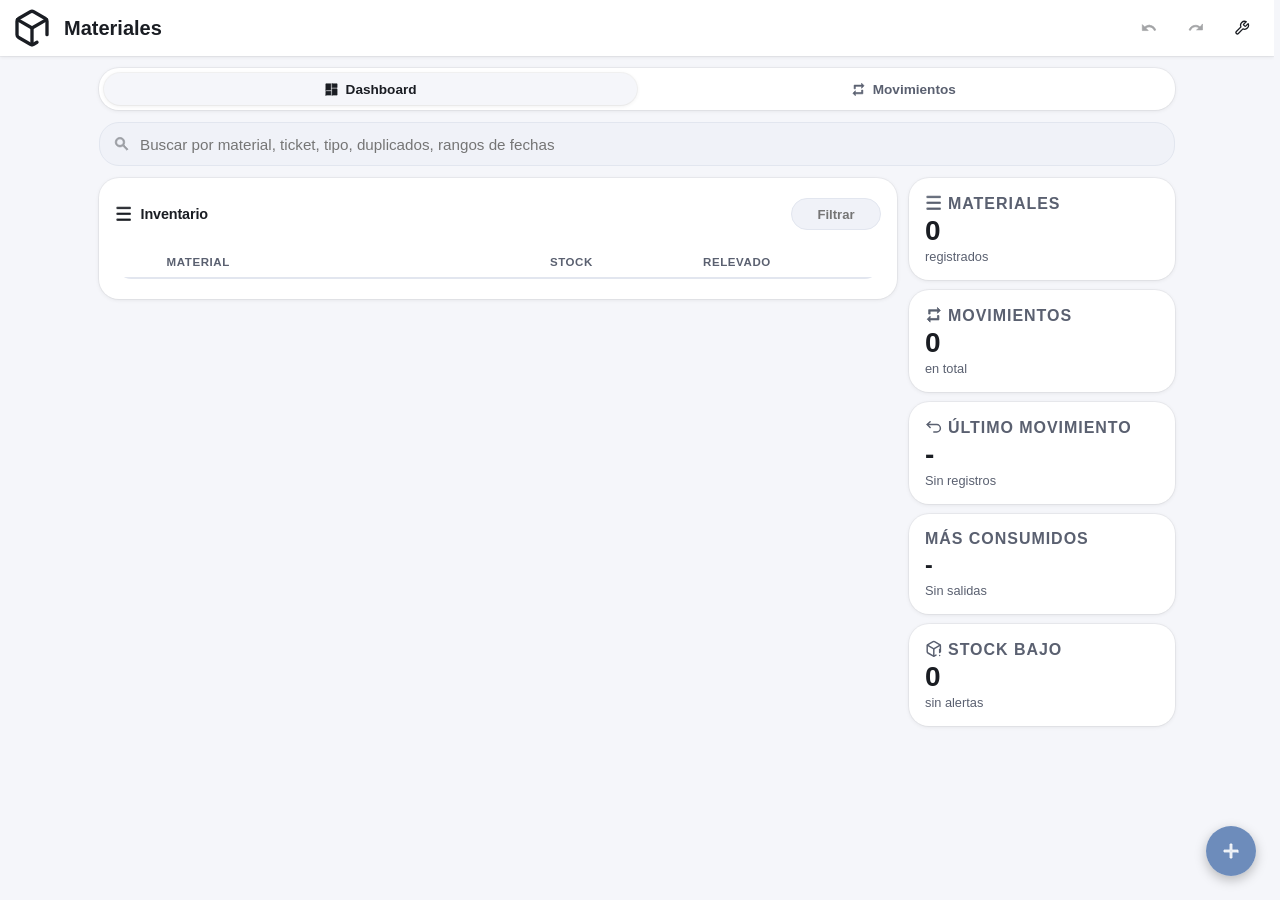
<file: SGI/index.html>
<!DOCTYPE html>
<html lang="es">

<head>
    <meta charset="UTF-8">
    <meta name="viewport" content="width=device-width, initial-scale=1.0">
    <meta http-equiv="Content-Security-Policy" content="default-src 'self';
         script-src 'self'; 
         style-src 'self';
         img-src 'self' data: blob:; 
         font-src 'self' data:; 
         connect-src 'self' https://api.github.com; 
         object-src 'none'; 
         base-uri 'none'; 
         form-action 'none'; 
         frame-ancestors 'none'; 
         upgrade-insecure-requests;">
    <meta name="referrer" content="no-referrer">
    <meta name="mobile-web-app-capable" content="yes">
    <meta name="apple-mobile-web-app-status-bar-style" content="default">
    <link rel="manifest" href="manifest.json">
    <link rel="icon" type="image/svg+xml" href="./icon.svg">
    <script src="./flash.js"></script>
    <link rel="stylesheet" href="./styles.css">
    <script src="./app.js" defer></script>
    <title>Materiales</title>
</head>

<body>
    <!-- ════════════════════════════════════════════════════════
         SVG SPRITES
         ════════════════════════════════════════════════════════ -->
    <svg xmlns="http://www.w3.org/2000/svg" class="svg-sprites">
        <defs>
            <!-- Logo: Materiales Apilados -->
            <symbol id="icon-logo" viewBox="0 0 24 24" fill="none" stroke="currentColor" stroke-width="2"
                stroke-linecap="round" stroke-linejoin="round">
                <path
                    d="M21 16V8a2 2 0 0 0-1-1.73l-7-4a2 2 0 0 0-2 0l-7 4A2 2 0 0 0 3 8v8a2 2 0 0 0 1 1.73l7 4a2 2 0 0 0 2 0l2-1.14" />
                <polyline points="3.29 7 12 12 20.71 7" />
                <line x1="12" y1="22" x2="12" y2="12" />
            </symbol>
            <!-- herramienta (ajustes) -->
            <symbol id="icon-settings" viewBox="0 0 24 24" fill="none" stroke="currentColor" stroke-width="2"
                stroke-linecap="round" stroke-linejoin="round">
                <path
                    d="M14.7 6.3a1 1 0 0 0 0 1.4l1.6 1.6a1 1 0 0 0 1.4 0l3.77-3.77a6 6 0 0 1-7.94 7.94l-6.91 6.91a2.12 2.12 0 0 1-3-3l6.91-6.91a6 6 0 0 1 7.94-7.94l-3.76 3.76z">
                </path>
            </symbol>
            <!-- Grid (tab Dashboard) -->
            <symbol id="icon-dashboard" viewBox="0 0 24 24">
                <path d="M3 13h8V3H3v10zm0 8h8v-6H3v6zm10 0h8V11h-8v10zm0-18v6h8V3h-8z" />
            </symbol>
            <!-- Flechas intercambio (tab Movimientos) -->
            <symbol id="icon-movements" viewBox="0 0 24 24">
                <path d="M7 7h10v3l4-4-4-4v3H5v6h2V7zm10 10H7v-3l-4 4 4 4v-3h12v-6h-2v4z" />
            </symbol>
            <!-- Lupa (búsqueda) -->
            <symbol id="icon-search" viewBox="0 0 24 24">
                <path
                    d="M15.5 14h-.79l-.28-.27A6.47 6.47 0 0016 9.5 6.5 6.5 0 109.5 16c1.61 0 3.09-.59 4.23-1.57l.27.28v.79l5 4.99L20.49 19l-4.99-5zm-6 0C7.01 14 5 11.99 5 9.5S7.01 5 9.5 5 14 7.01 14 9.5 11.99 14 9.5 14z" />
            </symbol>
            <!-- X (cerrar / limpiar) — stroke -->
            <symbol id="icon-close" viewBox="0 0 24 24">
                <path
                    d="M19 6.41L17.59 5 12 10.59 6.41 5 5 6.41 10.59 12 5 17.59 6.41 19 12 13.41 17.59 19 19 17.59 13.41 12z" />
            </symbol>
            <!-- + (agregar) -->
            <symbol id="icon-add" viewBox="0 0 24 24">
                <path d="M19 13h-6v6h-2v-6H5v-2h6V5h2v6h6v2z" />
            </symbol>
            <!-- — (restar / salida) -->
            <symbol id="icon-minus" viewBox="0 0 24 24">
                <path d="M19 13H5v-2h14v2z" />
            </symbol>
            <!-- Líneas horizontales (card header / historial) -->
            <symbol id="icon-list" viewBox="0 0 24 24">
                <path d="M3 18h18v-2H3v2zm0-5h18v-2H3v2zm0-7v2h18V6H3z" />
            </symbol>
            <!-- Líneas tabla (card materiales) -->
            <symbol id="icon-table" viewBox="0 0 24 24">
                <path d="M3 3h18v2H3zm0 8h18v2H3zm0 8h18v2H3z" />
            </symbol>
            <!-- Embudo (filtros) -->
            <symbol id="icon-filter" viewBox="0 0 24 24">
                <path d="M10 18h4v-2h-4v2zM3 6v2h18V6H3zm3 7h12v-2H6v2z" />
            </symbol>
            <!-- Columnas dobles (categorías) -->
            <symbol id="icon-categories" viewBox="0 0 24 24">
                <path d="M3 7h7v2H3zm0 4h7v2H3zm0 4h7v2H3zm11-8h7v2h-7zm0 4h7v2h-7zm0 4h7v2h-7z" />
            </symbol>
            <symbol id="icon-cancelar" viewBox="0 0 24 24">
                <line x1="18" y1="6" x2="6" y2="18" class="icon-line" stroke="currentColor"></line>
                <line x1="6" y1="6" x2="18" y2="18" class="icon-line" stroke="currentColor"></line>
            </symbol>
            <!-- Floppy disk (guardar) -->
            <symbol id="icon-save" viewBox="0 0 24 24">
                <path
                    d="M17 3H5a2 2 0 00-2 2v14a2 2 0 002 2h14c1.1 0 2-.9 2-2V7l-4-4zm-5 16c-1.66 0-3-1.34-3-3s1.34-3 3-3 3 1.34 3 3-1.34 3-3 3zm3-10H5V5h10v4z" />
            </symbol>
            <!-- Tacho de basura (eliminar) — stroke -->
            <symbol id="icon-trash" viewBox="0 0 24 24" fill="none" stroke="currentColor" stroke-width="2"
                stroke-linecap="round" stroke-linejoin="round">
                <polyline points="3 6 5 6 21 6" />
                <path d="M19 6l-1 14H6L5 6" />
                <path d="M10 11v6M14 11v6" />
                <path d="M9 6V4h6v2" />
            </symbol>
            <!-- Lápiz (editar) — stroke -->
            <symbol id="icon-edit" viewBox="0 0 24 24" fill="none" stroke="currentColor" stroke-width="2"
                stroke-linecap="round" stroke-linejoin="round">
                <path d="M11 4H4a2 2 0 00-2 2v14a2 2 0 002 2h14a2 2 0 002-2v-7" />
                <path d="M18.5 2.5a2.121 2.121 0 013 3L12 15l-4 1 1-4 9.5-9.5z" />
            </symbol>
            <!-- Luna (dark mode) — stroke -->
            <symbol id="icon-moon" viewBox="0 0 24 24" fill="none" stroke="currentColor" stroke-width="2"
                stroke-linecap="round" stroke-linejoin="round">
                <path d="M21 12.79A9 9 0 1111.21 3 7 7 0 0021 12.79z" />
            </symbol>
            <!-- Sol (light mode) — stroke -->
            <symbol id="icon-sun" viewBox="0 0 24 24" fill="none" stroke="currentColor" stroke-width="2"
                stroke-linecap="round" stroke-linejoin="round">
                <circle cx="12" cy="12" r="5"></circle>
                <line x1="12" y1="1" x2="12" y2="3"></line>
                <line x1="12" y1="21" x2="12" y2="23"></line>
                <line x1="4.22" y1="4.22" x2="5.64" y2="5.64"></line>
                <line x1="18.36" y1="18.36" x2="19.78" y2="19.78"></line>
                <line x1="1" y1="12" x2="3" y2="12"></line>
                <line x1="21" y1="12" x2="23" y2="12"></line>
                <line x1="4.22" y1="19.78" x2="5.64" y2="18.36"></line>
                <line x1="18.36" y1="5.64" x2="19.78" y2="4.22"></line>
            </symbol>
            <!-- Descargar (exportar) — stroke -->
            <symbol id="icon-download" viewBox="0 0 24 24" fill="none" stroke="currentColor" stroke-width="2"
                stroke-linecap="round" stroke-linejoin="round">
                <path d="M21 15v4a2 2 0 01-2 2H5a2 2 0 01-2-2v-4" />
                <polyline points="7 10 12 15 17 10" />
                <line x1="12" y1="15" x2="12" y2="3" />
            </symbol>
            <!-- Subir (importar) — stroke -->
            <symbol id="icon-upload" viewBox="0 0 24 24" fill="none" stroke="currentColor" stroke-width="2"
                stroke-linecap="round" stroke-linejoin="round">
                <path d="M21 15v4a2 2 0 01-2 2H5a2 2 0 01-2-2v-4" />
                <polyline points="17 8 12 3 7 8" />
                <line x1="12" y1="3" x2="12" y2="15" />
            </symbol>
            <!-- Volver (back) — stroke -->
            <symbol id="icon-back" viewBox="0 0 24 24" fill="none" stroke="currentColor" stroke-width="2"
                stroke-linecap="round" stroke-linejoin="round">
                <path d="M3 9l4-4m-4 4l4 4" />
                <path d="M3 9h13a5 5 0 010 10h-4" />
            </symbol>
            <!-- Chevron derecha (year group arrow) -->
            <symbol id="icon-chevron-right" viewBox="0 0 24 24">
                <path d="M8.59 16.59L13.17 12 8.59 7.41 10 6l6 6-6 6-1.41-1.41z" />
            </symbol>
            <!-- Chevron arriba (sort asc) -->
            <symbol id="icon-chevron-up" viewBox="0 0 24 24">
                <path d="M7 14l5-5 5 5z" />
            </symbol>
            <!-- Chevron abajo (sort desc) -->
            <symbol id="icon-chevron-down" viewBox="0 0 24 24">
                <path d="M7 10l5 5 5-5z" />
            </symbol>
            <!-- Flecha arriba (scroll top) -->
            <symbol id="icon-arrow-up" viewBox="0 0 24 24">
                <path d="M4 12l1.41 1.41L11 7.83V20h2V7.83l5.58 5.59L20 12l-8-8-8 8z" />
            </symbol>
            <!-- X lineal (cerrar/quitar línea) — stroke -->
            <symbol id="icon-x" viewBox="0 0 24 24" fill="none" stroke="currentColor" stroke-width="2"
                stroke-linecap="round" stroke-linejoin="round">
                <line x1="18" y1="6" x2="6" y2="18" />
                <line x1="6" y1="6" x2="18" y2="18" />
            </symbol>
            <!-- Keyboard / shortcuts -->
            <symbol id="icon-keyboard" viewBox="0 0 24 24" fill="none" stroke="currentColor" stroke-width="2"
                stroke-linecap="round" stroke-linejoin="round">
                <rect x="2" y="6" width="20" height="13" rx="2" />
                <path d="M6 10h.01M10 10h.01M14 10h.01M18 10h.01M8 14h8" />
            </symbol>
            <symbol id="icon-cloud-up" viewBox="0 0 24 24" fill="none" stroke="currentColor" stroke-width="2"
                stroke-linecap="round" stroke-linejoin="round">
                <polyline points="16 16 12 12 8 16" />
                <line x1="12" y1="12" x2="12" y2="21" />
                <path d="M20.39 18.39A5 5 0 0 0 18 9h-1.26A8 8 0 1 0 3 16.3" />
            </symbol>
            <!-- Cloud sync down -->
            <symbol id="icon-cloud-down" viewBox="0 0 24 24" fill="none" stroke="currentColor" stroke-width="2"
                stroke-linecap="round" stroke-linejoin="round">
                <polyline points="8 16 12 20 16 16" />
                <line x1="12" y1="20" x2="12" y2="11" />
                <path d="M20.39 18.39A5 5 0 0 0 18 9h-1.26A8 8 0 1 0 3 16.3" />
            </symbol>
            <!-- Eye (mostrar token) -->
            <symbol id="icon-eye" viewBox="0 0 24 24" fill="none" stroke="currentColor" stroke-width="2"
                stroke-linecap="round" stroke-linejoin="round">
                <path d="M1 12s4-8 11-8 11 8 11 8-4 8-11 8-11-8-11-8z" />
                <circle cx="12" cy="12" r="3" />
            </symbol>
            <!-- Eye-off (ocultar token) -->
            <symbol id="icon-eye-off" viewBox="0 0 24 24" fill="none" stroke="currentColor" stroke-width="2"
                stroke-linecap="round" stroke-linejoin="round">
                <path
                    d="M17.94 17.94A10.07 10.07 0 0 1 12 20c-7 0-11-8-11-8a18.45 18.45 0 0 1 5.06-5.94M9.9 4.24A9.12 9.12 0 0 1 12 4c7 0 11 8 11 8a18.5 18.5 0 0 1-2.16 3.19m-6.72-1.07a3 3 0 1 1-4.24-4.24" />
                <line x1="1" y1="1" x2="23" y2="23" />
            </symbol>
            <!-- GitHub / Gist -->
            <symbol id="icon-gist" viewBox="0 0 24 24">
                <path
                    d="M12 2C6.477 2 2 6.484 2 12.021c0 4.428 2.865 8.184 6.839 9.504.5.092.682-.217.682-.483 0-.237-.009-.868-.013-1.703-2.782.605-3.369-1.343-3.369-1.343-.454-1.158-1.11-1.466-1.11-1.466-.908-.62.069-.608.069-.608 1.003.07 1.531 1.032 1.531 1.032.892 1.53 2.341 1.088 2.91.832.092-.647.35-1.088.636-1.338-2.22-.253-4.555-1.113-4.555-4.951 0-1.093.39-1.988 1.029-2.688-.103-.253-.446-1.272.098-2.65 0 0 .84-.27 2.75 1.026A9.564 9.564 0 0 1 12 6.844a9.59 9.59 0 0 1 2.504.337c1.909-1.296 2.747-1.027 2.747-1.027.546 1.379.202 2.398.1 2.651.64.7 1.028 1.595 1.028 2.688 0 3.848-2.339 4.695-4.566 4.943.359.309.678.92.678 1.855 0 1.338-.012 2.419-.012 2.747 0 .268.18.58.688.482A10.02 10.02 0 0 0 22 12.021C22 6.484 17.522 2 12 2z" />
            </symbol>
            <!-- Undo -->
            <symbol id="icon-undo" viewBox="0 0 24 24">
                <path
                    d="M12.5 8c-2.65 0-5.05.99-6.9 2.6L2 7v9h9l-3.62-3.62c1.39-1.16 3.16-1.88 5.12-1.88 3.54 0 6.55 2.31 7.6 5.5l2.37-.78C21.08 11.03 17.15 8 12.5 8z" />
            </symbol>
            <!-- Redo -->
            <symbol id="icon-redo" viewBox="0 0 24 24">
                <path
                    d="M18.4 10.6C16.55 8.99 14.15 8 11.5 8c-4.65 0-8.58 3.03-9.96 7.22L3.9 15.7c1.05-3.19 4.06-5.5 7.6-5.5 1.95 0 3.73.72 5.12 1.88L13 15h9V6l-3.6 4.6z" />
            </symbol>
            <symbol id="icon-combine" viewBox="0 0 24 24" fill="none" stroke="currentColor" stroke-width="2"
                stroke-linecap="round" stroke-linejoin="round">
                <path d="M4 6h4l4 6h8" class="icon-line"></path>
                <path d="M4 18h4l4-6" class="icon-line"></path>
            </symbol>
            <symbol id="icon-replace-swap" viewBox="0 0 24 24" fill="none" stroke="currentColor" stroke-width="2"
                stroke-linecap="round" stroke-linejoin="round">
                <polyline points="17 4 21 8 17 12"></polyline>
                <line x1="3" y1="8" x2="21" y2="8"></line>
                <polyline points="7 20 3 16 7 12"></polyline>
                <line x1="21" y1="16" x2="3" y2="16"></line>
            </symbol>
            <!-- Reporte (documento con líneas) -->
            <symbol id="icon-report" viewBox="0 0 24 24" fill="none" stroke="currentColor" stroke-width="2"
                stroke-linecap="round" stroke-linejoin="round">
                <path d="M14 2H6a2 2 0 0 0-2 2v16a2 2 0 0 0 2 2h12a2 2 0 0 0 2-2V8z" />
                <polyline points="14 2 14 8 20 8" />
                <line x1="16" y1="13" x2="8" y2="13" />
                <line x1="16" y1="17" x2="8" y2="17" />
                <polyline points="10 9 9 9 8 9" />
            </symbol>
            <symbol id="icon-external-link" viewBox="0 0 24 24">
                <path d="M18 13v6a2 2 0 0 1-2 2H5a2 2 0 0 1-2-2V8a2 2 0 0 1 2-2h6" fill="none" stroke="currentColor"
                    stroke-width="2" stroke-linecap="round" stroke-linejoin="round"></path>
                <polyline points="15 3 21 3 21 9" fill="none" stroke="currentColor" stroke-width="2"
                    stroke-linecap="round" stroke-linejoin="round"></polyline>
                <line x1="10" y1="14" x2="21" y2="3" fill="none" stroke="currentColor" stroke-width="2"
                    stroke-linecap="round" stroke-linejoin="round"></line>
            </symbol>
            <symbol id="icon-umbral" viewBox="0 0 24 24" fill="none" stroke="currentColor" stroke-width="2"
                stroke-linecap="round" stroke-linejoin="round">
                <path
                    d="M21 16V8a2 2 0 0 0-1-1.73l-7-4a2 2 0 0 0-2 0l-7 4A2 2 0 0 0 3 8v8a2 2 0 0 0 1 1.73l7 4a2 2 0 0 0 2 0l2-1.14" />
                <polyline points="3.29 7 12 12 20.71 7" />
                <line x1="12" y1="22" x2="12" y2="12" />
                <line x1="20" y1="13" x2="20" y2="17" />
                <line x1="20" y1="21" x2="20.01" y2="21" />
            </symbol>
            <!-- Llave/Martillo (herramientas) — stroke -->
            <symbol id="icon-wrench" viewBox="0 0 24 24" fill="none" stroke="currentColor" stroke-width="2"
                stroke-linecap="round" stroke-linejoin="round">
                <path
                    d="M14.7 6.3a1 1 0 0 0 0 1.4l1.6 1.6a1 1 0 0 0 1.4 0l3.77-3.77a6 6 0 0 1-7.94 7.94l-6.91 6.91a2.12 2.12 0 0 1-3-3l6.91-6.91a6 6 0 0 1 7.94-7.94l-3.76 3.76z" />
            </symbol>
            <!-- Instalar App (Caja de app con flecha) -->
            <symbol id="icon-install-app" viewBox="0 0 24 24" fill="none" stroke="currentColor" stroke-width="2"
                stroke-linecap="round" stroke-linejoin="round">
                <rect x="3" y="3" width="18" height="14" rx="2" ry="2"></rect>
                <line x1="8" y1="21" x2="16" y2="21"></line>
                <line x1="12" y1="17" x2="12" y2="21"></line>
                <polyline points="9 10 12 13 15 10"></polyline>
                <line x1="12" y1="6" x2="12" y2="13"></line>
            </symbol>
        </defs>
    </svg>

    <!-- ════════════ HEADER ════════════ -->
    <header class="header" id="main-header">
        <div class="header-logo">
            <svg>
                <use href="#icon-logo" />
            </svg>
        </div>
        
        <h1 class="header-main-title">Materiales</h1>
        
        <div class="header-tab-title" id="header-tab-title">
            <svg class="svg-icon"><use href="#icon-dashboard" /></svg> Dashboard
        </div>

        <div class="header-actions">
            <button class="icon-btn" id="btn-install-app" title="Instalar Aplicación">
                <svg class="svg-icon"><use href="#icon-install-app" /></svg>
            </button>
            <button class="icon-btn" id="btn-undo" title="Deshacer (Ctrl+Z)" aria-label="Deshacer" disabled>
                <svg class="svg-icon"><use href="#icon-undo" /></svg>
            </button>
            <button class="icon-btn" id="btn-redo" title="Rehacer (Ctrl+Y)" aria-label="Rehacer" disabled>
                <svg class="svg-icon"><use href="#icon-redo" /></svg>
            </button>
            <button class="icon-btn" id="btn-ajustes" title="Ajustes" aria-label="Ajustes">
                <svg class="svg-icon"><use href="#icon-settings" /></svg>
            </button>
        </div>
    </header>

    <!-- ════════════ BODY ════════════ -->
    <div class="container">

        <!-- TABS -->
        <div class="tabs">
            <button class="tab-btn activa" id="tab-dashboard">
                <svg class="svg-icon">
                    <use href="#icon-dashboard" />
                </svg>
                Dashboard
            </button>
            <button class="tab-btn" id="tab-movimientos">
                <svg class="svg-icon">
                    <use href="#icon-movements" />
                </svg>
                Movimientos
            </button>
        </div>

        <!-- BÚSQUEDA + ACCIONES -->
        <div class="search-actions-bar">
            <div class="search-bar">
                <svg class="svg-icon search-icon">
                    <use href="#icon-search" />
                </svg>
                <input type="text" id="busq-global"
                    placeholder="Buscar por material, ticket, tipo, duplicados, rangos de fechas" autocomplete="off">
                <button id="busq-clear-btn" title="Limpiar">
                    <svg class="svg-icon">
                        <use href="#icon-close" />
                    </svg>
                </button>
            </div>            
        </div>

        <!-- ═══ PANEL DASHBOARD ═══ -->
        <div class="tab-panel activa" id="panel-dashboard">
            <div class="dash-layout">

                <!-- COLUMNA IZQUIERDA 75% — Tabla de materiales -->
                <div class="card card-no-mb">
                    <div class="card-header">
                        <svg class="svg-icon">
                            <use href="#icon-table" />
                        </svg>
                        <h2>Inventario</h2>
                        <div class="anio-filter-wrap">
                            <div class="combobox-wrap anio-filter-combo">
                                <input type="text" id="input-anio-filtro" class="anio-filter-input"
                                    placeholder="Filtrar" autocomplete="off" readonly title="Filtrar por año">
                                <div class="suggestions-list" id="anio-sugg"></div>
                            </div>
                        </div>
                    </div>
                    <div class="table-wrap">
                        <table>
                            <thead>
                                <tr>
                                    <th id="th-indicador" class="th-sortable" title="Ordenar por estado de umbral"></th>
                                    <th id="th-nombre" class="th-sortable">
                                        Material</th>
                                    <th id="th-stock" class="th-sortable">Stock
                                    </th>
                                    <th id="th-relevado" class="th-sortable">
                                        Relevado</th>
                                </tr>
                            </thead>
                            <tbody id="tabla-materiales"></tbody>
                        </table>
                    </div>
                    <div id="materiales-empty" class="empty-state empty-state-hidden">
                        <div class="empty-icon">📦</div>
                        <p>Todavía no hay materiales registrados.</p>
                    </div>
                </div>

                <!-- COLUMNA DERECHA 25% — Chips de resumen -->
                <div class="dash-sidebar" id="stats-grid"></div>

            </div>
        </div>

        <!-- ═══ PANEL MOVIMIENTOS ═══ -->
        <div class="tab-panel" id="panel-movimientos">

            <div class="card">
                <div class="card-header">
                    <svg class="svg-icon">
                        <use href="#icon-list" />
                    </svg>
                    <h2>Historial</h2>
                    <div class="flex-row">
                        <span id="mov-count" class="badge badge-gray">0</span>
                    </div>
                </div>
                <div id="lista-movimientos"></div>
                <div id="movimientos-empty" class="empty-state empty-state-hidden">
                    <div class="empty-icon">🔄</div>
                    <p>No hay movimientos registrados.</p>
                </div>
            </div>
        </div>
    </div>

    <!-- ════ MODAL NUEVO MATERIAL ════ -->
    <div class="modal" id="modal-material-nuevo">
        <div class="modal-content">
            <div class="modal-header">
                <h3><svg class="svg-icon ">
                        <use href="#icon-add" />
                    </svg> Agregar material</h3>
            </div>
            <div class="modal-body">
                <div class="form-group">
                    <label>Nombre del material</label>
                    <input type="text" id="mat-nombre-nuevo" placeholder="Ej: mouse, teclado, monitor..."
                        autocomplete="off" maxlength="500">
                </div>
                <div class="form-group">
                    <label>Categoría</label>
                    <select id="mat-categoria-nuevo">
                        <option value="">Sin categoría</option>
                    </select>
                </div>
                <div class="form-group">
                    <label>Unidad</label>
                    <select id="mat-unidad-nuevo">
                        <option value="u">Unidad (u)</option>
                        <option value="m">Metro (m)</option>
                        <option value="kg">Kilogramo (kg)</option>
                        <option value="l">Litro (l)</option>
                        <option value="caja">Caja</option>
                        <option value="rollo">Rollo</option>
                        <option value="par">Par</option>
                    </select>
                </div>
                <div class="form-group">
                    <label>Umbrales de stock (opcional)</label>
                    <div class="form-row">
                        <div>
                            <p class="mov-readonly-note">Bajo</p>
                            <input type="number" id="mat-umbral-bajo-nuevo" placeholder="Ej: 5" min="0" max="9999"
                                autocomplete="off" class="input-umbral-max4">
                        </div>
                        <div>
                            <p class="mov-readonly-note">Alto</p>
                            <input type="number" id="mat-umbral-alto-nuevo" placeholder="Ej: 20" min="0" max="9999"
                                autocomplete="off" class="input-umbral-max4">
                        </div>
                    </div>
                </div>
            </div>
            <div class="modal-footer">
                <button class="btn-primary btn-flex" id="mat-nuevo-guardar-btn">
                    <svg class="svg-icon">
                        <use href="#icon-save" />
                    </svg>
                    Guardar
                </button>
                <button class="btn-flex" id="mat-nuevo-cancelar-btn"><svg class="svg-icon">
                        <use href="#icon-cancelar" />
                    </svg>Cancelar</button>
            </div>
        </div>
    </div>

    <!-- ════ MODAL EDITAR MATERIAL ════ -->
    <div class="modal" id="modal-material-editar">
        <div class="modal-content">
            <div class="modal-header">
                <h3><svg class="svg-icon ">
                        <use href="#icon-edit" />
                    </svg> Editar material</h3>
            </div>
            <div class="modal-body">
                <div class="form-group">
                    <label>Nombre del material</label>
                    <div class="gist-input-row">
                        <input type="text" id="mat-nombre-editar" placeholder="Ej: mouse, teclado, monitor..."
                            autocomplete="off" maxlength="50">
                        <button class="icon-btn gist-eye-btn" id="mat-editar-buscar-btn"
                            title="Buscar movimientos de este material">
                            <svg class="svg-icon">
                                <use href="#icon-search" />
                            </svg>
                        </button>
                    </div>
                </div>
                <div class="form-group">
                    <label>Categoría</label>
                    <select id="mat-categoria-editar">
                        <option value="">Sin categoría</option>
                    </select>
                </div>
                <div class="form-group">
                    <label>Unidad</label>
                    <select id="mat-unidad-editar">
                        <option value="u">Unidad (u)</option>
                        <option value="m">Metro (m)</option>
                        <option value="kg">Kilogramo (kg)</option>
                        <option value="l">Litro (l)</option>
                        <option value="caja">Caja</option>
                        <option value="rollo">Rollo</option>
                        <option value="par">Par</option>
                    </select>
                </div>
                <div class="form-group">
                    <label>Umbrales de stock (opcional)</label>
                    <div class="form-row">
                        <div>
                            <p class="mov-readonly-note">Bajo</p>
                            <input type="number" id="mat-umbral-bajo-editar" placeholder="Ej: 5" min="0" max="9999"
                                autocomplete="off" class="input-umbral-max4">
                        </div>
                        <div>
                            <p class="mov-readonly-note">alto</p>
                            <input type="number" id="mat-umbral-alto-editar" placeholder="Ej: 20" min="0" max="9999"
                                autocomplete="off" class="input-umbral-max4">
                        </div>
                    </div>
                </div>
            </div>
            <div class="modal-footer modal-footer-col">
                <div class="flex-row-gap">
                    <button class="btn-primary btn-flex" id="mat-editar-guardar-btn">
                        <svg class="svg-icon">
                            <use href="#icon-save" />
                        </svg>
                        Guardar
                    </button>
                    <button class="btn-danger btn-flex" id="mat-editar-eliminar-btn">
                        <svg class="svg-icon">
                            <use href="#icon-trash" />
                        </svg>
                        Eliminar
                    </button>
                </div>
                <button class="btn-full" id="mat-editar-cancelar-btn"><svg class="svg-icon">
                        <use href="#icon-cancelar" />
                    </svg>Cancelar</button>
            </div>
        </div>
    </div>

    <!-- ════ MODAL ENTRADA ════ -->
    <div class="modal" id="modal-entrada">
        <div class="modal-content">
            <div class="modal-header">
                <h3><svg class="svg-icon">
                        <use href="#icon-add" />
                    </svg>
                    Entrada de materiales
                </h3>
            </div>
            <div class="modal-body">
                <div class="mov-fields">
                    <div>
                        <label>Fecha</label>
                        <input type="date" id="entrada-fecha">
                    </div>
                    <div>
                        <label>Nº Ticket</label>
                        <input type="text" id="entrada-ticket" list="sugerencias-ticket" placeholder="Ej: TKT-0042"
                            autocomplete="off" maxlength="30">
                    </div>
                </div>
                <div>
                    <label>Materiales</label>
                    <div id="lineas-container-entrada"></div>
                </div>
            </div>
            <div class="modal-add-linea">
                <button class="btn-add-linea" id="btn-add-linea-entrada">
                    <svg class="svg-icon">
                        <use href="#icon-add" />
                    </svg>
                    Agregar material
                </button>
            </div>
            <div class="modal-footer">
                <button class="btn-success" id="entrada-guardar-btn">
                    <svg class="svg-icon">
                        <use href="#icon-save" />
                    </svg>
                    Guardar
                </button>
                <button id="entrada-cancelar-btn"><svg class="svg-icon">
                        <use href="#icon-cancelar" />
                    </svg>Cancelar</button>
            </div>
        </div>
    </div>

    <!-- ════ MODAL EDITAR MOVIMIENTO ════ -->
    <div class="modal" id="modal-editar-mov">
        <div class="modal-content">
            <div class="modal-header">
                <h3>
                    <svg class="svg-icon">
                        <use href="#icon-edit" />
                    </svg> Movimiento
                </h3>
            </div>
            <div class="modal-body">
                <input type="hidden" id="edit-mov-id">

                <div class="mov-fields">
                    <div>
                        <label>Fecha</label>
                        <input type="date" id="edit-mov-fecha">
                    </div>
                    <div>
                        <label>Nº Ticket</label>
                        <input type="text" id="edit-mov-ticket" list="sugerencias-ticket" maxlength="30"
                            autocomplete="off">
                    </div>
                    <div>
                        <label>Materiales
                            (Solo lectura)</label>
                        <div id="edit-mov-lines" class="mov-lines-readonly">
                            <!-- Se inyectan por JS -->
                        </div>
                        <p class="mov-readonly-note">Para modificar
                            cantidades o ítems, eliminá el movimiento y volvé a crearlo.</p>
                    </div>
                </div>
            </div>
            <div class="modal-footer modal-footer-editar-mov">
                <div class="flex-row-full">
                    <button class="btn-primary btn-flex" id="editar-mov-guardar-btn"><svg class="svg-icon">
                            <use href="#icon-save" />
                        </svg>Guardar</button>
                    <button class="btn-danger btn-danger" id="editar-mov-eliminar-btn">
                        <svg class="svg-icon">
                            <use href="#icon-trash" />
                        </svg>
                        Eliminar
                    </button>
                </div>
                <button class="btn-full" id="editar-mov-cancelar-btn"><svg class="svg-icon">
                        <use href="#icon-cancelar" />
                    </svg>Cancelar</button>
            </div>
        </div>
    </div>

    <!-- ════ MODAL SALIDA ════ -->
    <div class="modal" id="modal-salida">
        <div class="modal-content">
            <div class="modal-header">
                <h3><svg class="svg-icon">
                        <use href="#icon-minus" />
                    </svg>
                    Salida de materiales
                </h3>
            </div>
            <div class="modal-body">
                <div class="mov-fields">
                    <div>
                        <label>Fecha</label>
                        <input type="date" id="salida-fecha">
                    </div>
                    <div>
                        <label>Nº Ticket</label>
                        <input type="text" id="salida-ticket" list="sugerencias-ticket" placeholder="Ej: TKT-0042"
                            autocomplete="off" maxlength="30">
                    </div>
                </div>

                <div>
                    <label>Materiales</label>
                    <div id="lineas-container-salida"></div>
                </div>
            </div>
            <div class="modal-add-linea">
                <button class="btn-add-linea" id="btn-add-linea-salida">
                    <svg class="svg-icon">
                        <use href="#icon-add" />
                    </svg>
                    Agregar material
                </button>
            </div>
            <div class="modal-footer">
                <button class="btn-danger" id="salida-guardar-btn">
                    <svg class="svg-icon">
                        <use href="#icon-save" />
                    </svg>
                    Guardar
                </button>
                <button id="salida-cancelar-btn"><svg class="svg-icon">
                        <use href="#icon-cancelar" />
                    </svg>Cancelar</button>
            </div>
        </div>
    </div>

    <!-- ════ MODAL AJUSTES ════ -->
    <div class="modal" id="modal-ajustes">
        <div class="modal-content">
            <div class="modal-header">
                <h3>
                    <svg class="svg-icon">
                        <use href="#icon-settings" />
                    </svg>
                    Ajustes
                </h3>
                <span class="modal-header-version">v260519.1431</span>
            </div>
            <div class="modal-body modal-body-pb">
                <!-- Sección inventario -->
                <p class="ajustes-section-label">Inventario</p>                
                <button class="ajustes-row" id="ajustes-btn-reporte">
                    <svg class="svg-icon">
                        <use href="#icon-report" />
                    </svg>
                    <span>Reporte de inventario</span>
                    <span class="ajustes-arrow">›</span>
                </button>
                <button class="ajustes-row" id="ajustes-btn-categorias">
                    <svg class="svg-icon">
                        <use href="#icon-categories" />
                    </svg>
                    <span>Categorías de materiales</span>
                    <span class="ajustes-arrow">›</span>
                </button>
                <button class="ajustes-row" id="ajustes-btn-herramientas">
                    <svg class="svg-icon svg-icon-line">
                        <use href="#icon-wrench" />
                    </svg>
                    <span>Herramientas</span>
                    <span class="ajustes-arrow">›</span>
                </button>
                <!-- Sección sincronización -->
                <p class="ajustes-section-label ajustes-section-label-mt">Sincronización</p>
                <div class="ajustes-gist-group">
                    <button class="ajustes-row ajustes-gist-main" id="ajustes-btn-gist">
                        <svg class="svg-icon">
                            <use href="#icon-gist" />
                        </svg>
                        <span>GitHub Gist</span>
                        <span class="ajustes-arrow">›</span>
                    </button>
                    <button class="ajustes-gist-quick-btn" id="btn-ajustes-gist-subir" title="Subir a Gist">
                        <svg class="svg-icon">
                            <use href="#icon-cloud-up" />
                        </svg>
                    </button>
                    <button class="ajustes-gist-quick-btn" id="btn-ajustes-gist-bajar" title="Bajar de Gist">
                        <svg class="svg-icon">
                            <use href="#icon-cloud-down" />
                        </svg>
                    </button>
                </div>
                <!-- Sección datos -->
                <p class="ajustes-section-label ajustes-section-label-mt">General</p>
                <button class="ajustes-row" id="ajustes-btn-shortcuts">
                    <svg class="svg-icon svg-icon-line">
                        <use href="#icon-keyboard" />
                    </svg>
                    <span>Atajos de teclado</span>
                    <span class="ajustes-arrow">›</span>
                </button>
                <p class="ajustes-section-label ajustes-section-label-mt">Datos</p>
                <button class="ajustes-row" id="ajustes-btn-exportar">
                    <svg class="svg-icon">
                        <use href="#icon-download" />
                    </svg>
                    <span>Respaldar</span>
                    <span class="ajustes-arrow">›</span>
                </button>
                <button class="ajustes-row" id="ajustes-btn-importar">
                    <svg class="svg-icon">
                        <use href="#icon-upload" />
                    </svg>
                    <span>Restaurar</span>
                    <span class="ajustes-arrow">›</span>
                </button>
                <button class="ajustes-row" id="ajustes-btn-restablecer">
                    <svg class="svg-icon">
                        <use href="#icon-trash" />
                    </svg>
                    <span>Restablecer</span>
                    <span class="ajustes-arrow">›</span>
                </button>
            </div>
            <div class="modal-footer">
                <!-- Botón de Modo Oscuro limpio -->
                <button class="btn-full" id="ajustes-btn-cerrar">
                    <svg class="svg-icon">
                        <use href="#icon-cancelar" />
                    </svg>
                    Cerrar
                </button>
                <button class="icon-btn btn-footer-icon" id="btn-dark-mode" title="Modo oscuro">
                    <svg class="svg-icon">
                        <use href="#icon-moon" />
                    </svg>
                </button>
            </div>
        </div>
    </div>

    <!-- ════ MODAL HERRAMIENTAS ════ -->
    <div class="modal" id="modal-herramientas">
        <div class="modal-content modal-content-lg">
            <div class="modal-header modal-header-sticky">
                <svg class="svg-icon svg-icon-line">
                    <use href="#icon-wrench" />
                </svg>
                <h3>Herramientas</h3>
            </div>
            <div class="modal-body modal-body-pb modal-body-scroll">
                <div id="lista-herramientas"></div>
                <div id="herramientas-empty" class="empty-state empty-state-hidden cat-empty">
                    <div class="empty-icon">🔧</div>
                    <p>No hay herramientas registradas.</p>
                </div>
            </div>
            <div class="modal-footer modal-footer-col">
                <button class="btn-primary btn-full" id="herr-abrir-nuevo-btn">
                    <svg class="svg-icon">
                        <use href="#icon-add" />
                    </svg>
                    Nueva herramienta
                </button>
                <button class="btn-full" id="herr-cerrar-btn">
                    <svg class="svg-icon svg-icon-line">
                        <use href="#icon-back" />
                    </svg>
                    Volver
                </button>
            </div>
        </div>
    </div>

    <!-- ════ MODAL AGREGAR HERRAMIENTAS ════ -->
    <div class="modal" id="modal-herramienta-nuevo">
        <div class="modal-content">
            <div class="modal-header">
                <h3>
                    <svg class="svg-icon">
                        <use href="#icon-add" />
                    </svg>
                    Agregar herramientas
                </h3>
            </div>
            <div class="modal-body">
                <div class="form-group">
                    <label>Fecha</label>
                    <input type="date" id="herr-fecha-input" autocomplete="off">
                </div>
                <div>
                    <label>Herramientas</label>
                    <div id="lineas-container-herramienta"></div>
                </div>
            </div>
            <div class="modal-add-linea">
                <button class="btn-add-linea" id="btn-add-linea-herramienta">
                    <svg class="svg-icon">
                        <use href="#icon-add" />
                    </svg>
                    Agregar herramienta
                </button>
            </div>
            <div class="modal-footer">
                <button class="btn-primary btn-flex" id="herr-guardar-btn">
                    <svg class="svg-icon">
                        <use href="#icon-save" />
                    </svg>
                    Guardar
                </button>
                <button class="btn-flex" id="herr-nuevo-cancelar-btn">
                    <svg class="svg-icon">
                        <use href="#icon-cancelar" />
                    </svg>
                    Cancelar
                </button>
            </div>
        </div>
    </div>

    <!-- ════ MODAL CATEGORÍAS ════ -->
    <div class="modal" id="modal-categorias">
        <div class="modal-content">
            <div class="modal-header">
                <h3>
                    <svg class="svg-icon">
                        <use href="#icon-categories" />
                    </svg>
                    Categorías
                </h3>
            </div>
            <div class="modal-body">
                <div class="cat-input-row">
                    <input type="text" id="cat-nueva-input" placeholder="Nueva categoría…" autocomplete="off"
                        class="input-flex">
                    <button class="icon-btn" id="cat-agregar-btn">
                        <svg class="svg-icon">
                            <use href="#icon-add" />
                        </svg>
                    </button>
                </div>
                <div id="lista-categorias"></div>
                <div id="categorias-empty" class="empty-state empty-state-hidden cat-empty">
                    <div class="empty-icon">🏷️</div>
                    <p>No hay categorías declaradas.</p>
                </div>
            </div>
            <div class="modal-footer">
                <button class="btn-full" id="cat-cerrar-btn">
                    <svg class="svg-icon">
                        <use href="#icon-back" />
                    </svg>
                    Volver
                </button>
            </div>
        </div>
    </div>

    <!-- ════ MODAL IMPORTAR ════ -->
    <div class="modal" id="modal-importar">
        <div class="modal-content modal-content-lg">
            <div class="modal-header">
                <h3>
                    <svg class="svg-icon">
                        <use href="#icon-upload" />
                    </svg>
                    Restaurar Datos
                </h3>
            </div>
            <div class="modal-body">

                <!-- Drop zone -->
                <div id="importar-dropzone" class="importar-dropzone">
                    <svg class="svg-icon dropzone-icon">
                        <use href="#icon-cloud-up" />
                    </svg>
                    <p id="importar-dropzone-label" class="dropzone-label">Seleccioná o arrastrá un archivo .json</p>
                </div>
                <input type="file" id="importar-file-input" accept=".json,application/json" class="hidden">
            </div>

            <div class="modal-footer modal-footer-col">
                <div class="flex-row-gap">
                    <button class="btn-primary btn-flex" id="importar-confirmar-btn" disabled>
                        <svg class="svg-icon">
                            <use href="#icon-replace-swap" />
                        </svg>
                        Reemplazar
                    </button>
                    <button class="btn-flex" id="importar-combinar-btn" disabled>
                        <svg class="svg-icon">
                            <use href="#icon-combine" />
                        </svg>
                        Combinar
                    </button>
                </div>
                <button class="btn-full" id="importar-cerrar-btn"><svg class="svg-icon">
                        <use href="#icon-back" />
                    </svg>Volver</button>
            </div>
        </div>
    </div>

    <!-- ════ MODAL GIST SYNC ════ -->
    <div class="modal" id="modal-gist">
        <div class="modal-content">
            <div class="modal-header">
                <h3>
                    <svg class="svg-icon">
                        <use href="#icon-gist" />
                    </svg>
                    GitHub Gist
                </h3>
            </div>
            <div class="modal-body modal-body-pb">

                <!-- Token -->
                <div class="form-group">
                    <label>Personal Access Token</label>
                    <div class="gist-input-row">
                        <input type="password" id="gist-token" placeholder="ghp_xxxxxxxxxxxxxxxxxxxx" autocomplete="off"
                            spellcheck="false">
                        <button class="icon-btn gist-eye-btn" id="gist-token-eye" title="Mostrar/ocultar">
                            <svg class="svg-icon">
                                <use href="#icon-eye" id="gist-eye-icon" />
                            </svg>
                        </button>
                        <a class="icon-btn gist-eye-btn icon-link"
                            href="https://github.com/settings/tokens/new?description=Horarios+sync&scopes=gist"
                            target="_blank" title="Crear token en GitHub">
                            <svg class="svg-icon">
                                <use href="#icon-add" />
                            </svg>
                        </a>
                    </div>
                </div>

                <!-- Gist ID -->
                <div class="form-group">
                    <label>Gist ID</label>
                    <div class="gist-input-row">
                        <input type="text" id="gist-id" placeholder="Dejar vacío para crear uno nuevo"
                            autocomplete="off" spellcheck="false">
                        <a id="gist-link-btn" class="icon-btn gist-eye-btn icon-link" target="_blank"
                            title="Abrir en GitHub">
                            <svg class="svg-icon">
                                <use href="#icon-external-link" />
                            </svg>
                        </a>
                    </div>
                </div>

                <!-- Acciones -->
                <p class="ajustes-section-label">Acciones</p>
                <div class="gist-actions-row">
                    <button class="btn-gist-action" id="btn-gist-subir">
                        <svg class="svg-icon">
                            <use href="#icon-cloud-up" />
                        </svg>
                        Subir
                    </button>
                    <button class="btn-gist-action" id="btn-gist-bajar">
                        <svg class="svg-icon">
                            <use href="#icon-cloud-down" />
                        </svg>
                        Bajar
                    </button>
                </div>

                <!-- Auto-sync toggle -->
                <label class="gist-autosync-row" id="gist-autosync-label">
                    <span class="gist-autosync-text">
                        <span class="gist-autosync-title">Subir automáticamente y comprobar cambios al cargar la
                            página</span>
                    </span>
                    <div class="toggle-switch" id="gist-autosync-toggle">
                        <div class="toggle-thumb"></div>
                    </div>
                </label>
                <!-- Aviso de confidencialidad -->
                <div class="gist-privacy-note">
                    🔒 <strong>Datos sensibles:</strong> Configrar el gist como <strong>secreto</strong> y con la opcion
                    de <strong>gist</strong> solamente
                    en GitHub y de no compartir el link.
                </div>

                <!-- Estado sync -->
                <p id="gist-sync-status" class="gist-sync-status"></p>

            </div>
            <div class="modal-footer">
                <button class="btn-primary btn-flex" id="gist-guardar-btn">
                    <svg class="svg-icon">
                        <use href="#icon-save" />
                    </svg>
                    Guardar
                </button>
                <button class="btn-flex" id="gist-cerrar-btn">
                    <svg class="svg-icon">
                        <use href="#icon-back" />
                    </svg>
                    Volver
                </button>
            </div>
        </div>
    </div>

    <!-- ════ MODAL GIST NOVEDADES ════ -->
    <div class="modal" id="modal-gist-novedades">
        <div class="modal-content modal-content-md">
            <div class="modal-header">
                <h3>
                    <svg class="svg-icon">
                        <use href="#icon-cloud-down" />
                    </svg>
                    Datos nuevos en Gist
                </h3>
            </div>
            <div class="modal-body">
                <p class="gist-novedades-desc">Se encontraron registros en el Gist que no están en este dispositivo:</p>
                <div id="gist-novedades-detalle" class="gist-novedades-detalle"></div>
                <p class="gist-novedades-pregunta">¿Querés agregarlos a los datos locales?</p>
            </div>
            <div class="modal-footer">
                <button class="btn-primary btn-flex" id="gist-novedades-ok">
                    <svg class="svg-icon">
                        <use href="#icon-add" />
                    </svg>
                    Agregar
                </button>
                <button class="btn-flex" id="gist-novedades-ignorar-btn">Ignorar</button>
            </div>
        </div>
    </div>

    <!-- ════ MODAL SHORTCUTS ════ -->
    <div class="modal" id="modal-shortcuts">
        <div class="modal-content">
            <div class="modal-header">
                <svg class="svg-icon svg-icon-line">
                    <use href="#icon-keyboard" />
                </svg>
                <h3>Atajos de teclado</h3>
            </div>
            <div class="modal-body modal-body-pb">

                <p class="ajustes-section-label">Navegación y Gestos</p>
                <div class="shortcut-list">
                    <div class="shortcut-row">
                        <span class="shortcut-desc">Cambiar pestaña (Dashboard / Historial)</span>
                        <span class="shortcut-keys"><kbd>Alt</kbd> + <kbd>←</kbd> <kbd>→</kbd></span>
                    </div>
                    <div class="shortcut-row">
                        <span class="shortcut-desc">Expandir/colapsar todos los meses del año</span>
                        <span class="shortcut-keys"><kbd>Mantener</kbd> sobre el mes</span>
                    </div>
                    <div class="shortcut-row">
                        <span class="shortcut-desc">Cerrar ventana actual</span>
                        <span class="shortcut-keys"><kbd>Esc</kbd></span>
                    </div>
                </div>

                <p class="ajustes-section-label ajustes-section-label-mt">Movimientos</p>
                <div class="shortcut-list">
                    <div class="shortcut-row">
                        <span class="shortcut-desc">Registrar entrada</span>
                        <span class="shortcut-keys"><kbd>+</kbd></span>
                    </div>
                    <div class="shortcut-row">
                        <span class="shortcut-desc">Registrar salida</span>
                        <span class="shortcut-keys"><kbd>−</kbd></span>
                    </div>
                    <div class="shortcut-row">
                        <span class="shortcut-desc">Confirmar (en modales de movimiento)</span>
                        <span class="shortcut-keys"><kbd>Enter</kbd></span>
                    </div>
                </div>

                <p class="ajustes-section-label ajustes-section-label-mt">Búsqueda</p>
                <div class="shortcut-list">
                    <div class="shortcut-row">
                        <span class="shortcut-desc">Enfocar barra de búsqueda</span>
                        <span class="shortcut-keys">Cualquier tecla</span>
                    </div>
                </div>

                <p class="ajustes-section-label ajustes-section-label-mt">Historial</p>
                <div class="shortcut-list">
                    <div class="shortcut-row">
                        <span class="shortcut-desc">Deshacer</span>
                        <span class="shortcut-keys"><kbd>Ctrl</kbd> + <kbd>Z</kbd></span>
                    </div>
                    <div class="shortcut-row">
                        <span class="shortcut-desc">Rehacer</span>
                        <span class="shortcut-keys"><kbd>Ctrl</kbd> + <kbd>Y</kbd></span>
                    </div>
                </div>

            </div>
            <div class="modal-footer">
                <button class="btn-full" id="shortcuts-cerrar-btn">
                    <svg class="svg-icon svg-icon-line">
                        <use href="#icon-back" />
                    </svg>
                    Volver
                </button>
            </div>
        </div>
    </div>

    <!-- ════ MODAL REPORTE ════ -->
    <div class="modal" id="modal-reporte">
        <div class="modal-content modal-content-md">
            <div class="modal-header">
                <h3>
                    <svg class="svg-icon">
                        <use href="#icon-report" />
                    </svg>
                    Reporte de inventario
                </h3>
            </div>
            <div class="modal-body modal-body-pb">

                <div class="form-group">
                    <label>Período</label>
                    <select id="rpt-anio-select">
                        <!-- Se pobla por JS -->
                    </select>
                </div>

            </div>
            <div class="modal-footer">
                <button class="btn-primary btn-flex" id="rpt-btn-generar">
                    <svg class="svg-icon">
                        <use href="#icon-report" />
                    </svg>
                    Generar
                </button>
                <button class="btn-flex" id="reporte-cerrar-btn">
                    <svg class="svg-icon">
                        <use href="#icon-back" />
                    </svg>
                    Volver
                </button>
            </div>
        </div>
    </div>

    <!-- ════ MODAL CONFIRMAR ════ -->
    <div class="modal" id="modal-confirmar">
        <div class="modal-content modal-content-md">
            <div class="modal-header">
                <h3 id="confirmar-titulo">¿Eliminar?</h3>
            </div>
            <div class="modal-body">
                <p id="confirmar-texto" class="confirmar-texto"></p>
            </div>
            <div class="modal-footer">
                <button class="btn-danger" id="confirmar-ok"><svg class="svg-icon">
                        <use href="#icon-trash" />
                    </svg>Confirmar</button>
                <button id="confirmar-cancelar"><svg class="svg-icon">
                        <use href="#icon-cancelar" />
                    </svg>Cancelar</button>
            </div>
        </div>
    </div>

    <!-- ════ BOTÓN SUBIR ARRIBA ════ -->
    <button id="btn-scroll-top" class="btn-scroll-top" title="Subir">
        <svg class="svg-icon svg-scroll-top">
            <use href="#icon-arrow-up" />
        </svg>
    </button>

    <div class="fab-overlay" id="fab-overlay"></div>
    <!-- ════ BOTÓN AGREGAR VARIOS════ -->
    <div class="fab-container" id="fab-container">
        <div class="fab-menu" id="fab-menu">
            <button class="fab-menu-item" id="fab-btn-material">
                <svg class="svg-icon">
                    <use href="#icon-umbral" />
                </svg> Nuevo material
            </button>
            <button class="fab-menu-item" id="fab-btn-herramienta">
                <svg class="svg-icon">
                    <use href="#icon-wrench" />
                </svg> Agregar herramientas
            </button>
            <button class="fab-menu-item" id="fab-btn-entrada">
                <svg class="svg-icon">
                    <use href="#icon-add" />
                </svg> Entrada de materiales
            </button>
            <button class="fab-menu-item" id="fab-btn-salida">
                <svg class="svg-icon">
                    <use href="#icon-minus" />
                </svg> Salida de materiales
            </button>
        </div>
        <button id="btn-fab-main" class="fab-main-btn" title="Acciones rápidas">
            <svg class="svg-icon">
                <use href="#icon-add" />
            </svg>
        </button>
    </div>

    <!-- ════ TOAST ════ -->
    <div class="toast" id="toast"></div>

    <!-- ════ SUGERENCIAS NATIVAS ════ -->
    <datalist id="sugerencias-ticket">
        <option value="Relevamiento"></option>
    </datalist>

</body>

</html>

<!--// ====================================================================
    //        NOTAS SISTEMA LUSHIBOSCA MATERIALES VERSION 260518.1539
    // ====================================================================
    
     - CAMBIOS 
     1) 

     - BUGS CONOCIDOS:
     1) 

    -->
</file>
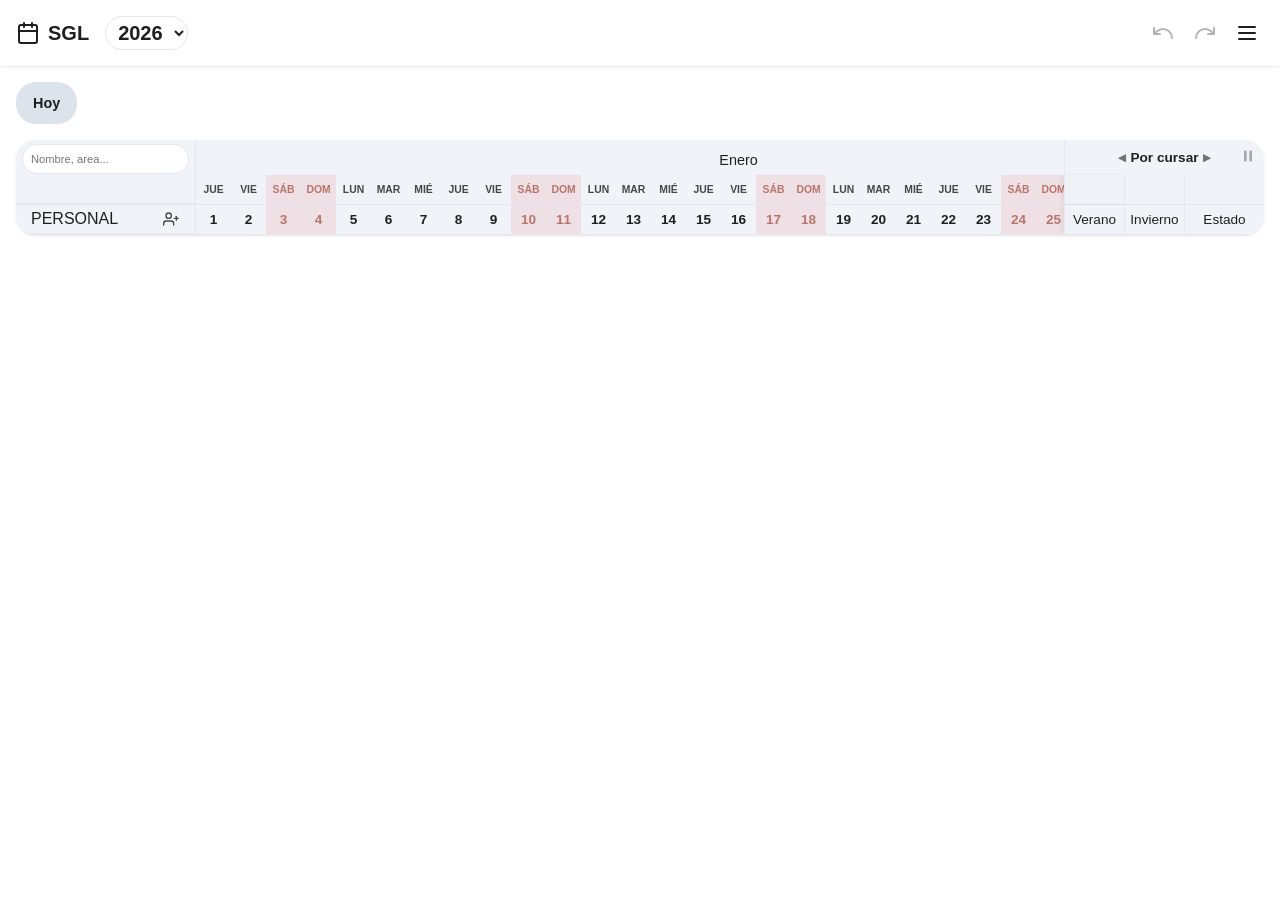
<file: SGL/index.html>
<!DOCTYPE html>
<html lang="es">

<head>
  <meta charset="UTF-8">
  <meta name="viewport" content="width=device-width, initial-scale=1.0">
  <meta http-equiv="Content-Security-Policy" content="default-src 'self';
               script-src 'self';
               style-src 'self';
               img-src 'self';
               font-src 'self';
               connect-src 'self' https://api.github.com https://gist.githubusercontent.com;
               object-src 'none';
               base-uri 'self';
               form-action 'self';
               frame-ancestors 'self';
               upgrade-insecure-requests;">
  <meta name="referrer" content="no-referrer">
  <meta name="mobile-web-app-capable" content="yes">
  <meta name="apple-mobile-web-app-capable" content="yes">
  <meta name="apple-mobile-web-app-status-bar-style" content="default">
  <link rel="manifest" href="manifest.json">
  <link rel="icon" type="image/svg+xml" href="./icon.svg">
  <script src="./flash.js"></script>
  <link rel="stylesheet" href="./styles.css">
  <script src="./app.js" defer></script>

  <title>Licencias</title>

  <svg class="svg-sprite" fill="none" stroke="currentColor" stroke-width="2" stroke-linecap="round"
    stroke-linejoin="round">
    <symbol id="icon-user-plus" viewBox="0 0 24 24">
      <path d="M16 21v-2a4 4 0 0 0-4-4H5a4 4 0 0 0-4 4v2" />
      <circle cx="8.5" cy="7" r="4" />
      <line x1="20" y1="8" x2="20" y2="14" />
      <line x1="23" y1="11" x2="17" y2="11" />
    </symbol>
    <symbol id="icon-holidays" viewBox="0 0 24 24">
      <rect x="3" y="4" width="18" height="18" rx="2" ry="2" />
      <line x1="3" y1="10" x2="21" y2="10" />
      <line x1="8" y1="2" x2="8" y2="6" />
      <line x1="16" y1="2" x2="16" y2="6" />
      <path d="M12 13l1 2.5 2.5.5-2 1.5.5 2.5-2-1.5-2 1.5.5-2.5-2-1.5 2.5-.5z" />
    </symbol>
    <symbol id="icon-menu" viewBox="0 0 24 24">
      <line x1="4" y1="6" x2="20" y2="6" class="icon-line" stroke="currentColor" stroke-width="2"></line>
      <line x1="4" y1="12" x2="20" y2="12" class="icon-line" stroke="currentColor" stroke-width="2"></line>
      <line x1="4" y1="18" x2="20" y2="18" class="icon-line" stroke="currentColor" stroke-width="2"></line>
    </symbol>
    <symbol id="icon-moon" viewBox="0 0 24 24">
      <path d="M21 12.79A9 9 0 1 1 11.21 3 7 7 0 0 0 21 12.79z" />
    </symbol>
    <symbol id="icon-sun" viewBox="0 0 24 24">
      <circle cx="12" cy="12" r="5" />
      <line x1="12" y1="1" x2="12" y2="3" />
      <line x1="12" y1="21" x2="12" y2="23" />
      <line x1="4.22" y1="4.22" x2="5.64" y2="5.64" />
      <line x1="18.36" y1="18.36" x2="19.78" y2="19.78" />
      <line x1="1" y1="12" x2="3" y2="12" />
      <line x1="21" y1="12" x2="23" y2="12" />
      <line x1="4.22" y1="19.78" x2="5.64" y2="18.36" />
      <line x1="18.36" y1="5.64" x2="19.78" y2="4.22" />
    </symbol>
    <symbol id="icon-calendar" viewBox="0 0 24 24">
      <rect x="3" y="4" width="18" height="18" rx="2" ry="2" />
      <line x1="16" y1="2" x2="16" y2="6" />
      <line x1="8" y1="2" x2="8" y2="6" />
      <line x1="3" y1="10" x2="21" y2="10" />
    </symbol>
    <symbol id="icon-save" viewBox="0 0 24 24">
      <path d="M19 21H5a2 2 0 0 1-2-2V5a2 2 0 0 1 2-2h11l5 5v11a2 2 0 0 1-2 2z" />
      <polyline points="17 21 17 13 7 13 7 21" />
      <polyline points="7 3 7 8 15 8" />
    </symbol>
    <symbol id="icon-download" viewBox="0 0 24 24">
      <path d="M21 15v4a2 2 0 0 1-2 2H5a2 2 0 0 1-2-2v-4" />
      <polyline points="7 10 12 15 17 10" />
      <line x1="12" y1="15" x2="12" y2="3" />
    </symbol>
    <symbol id="icon-upload" viewBox="0 0 24 24">
      <path d="M21 15v4a2 2 0 0 1-2 2H5a2 2 0 0 1-2-2v-4" />
      <polyline points="17 8 12 3 7 8" />
      <line x1="12" y1="3" x2="12" y2="15" />
    </symbol>
    <symbol id="icon-edit" viewBox="0 0 24 24">
      <path d="M11 4H4a2 2 0 0 0-2 2v14a2 2 0 0 0 2 2h14a2 2 0 0 0 2-2v-7" />
      <path d="M18.5 2.5a2.121 2.121 0 0 1 3 3L12 15l-4 1 1-4 9.5-9.5z" />
    </symbol>
    <symbol id="icon-close" viewBox="0 0 24 24">
      <line x1="18" y1="6" x2="6" y2="18" />
      <line x1="6" y1="6" x2="18" y2="18" />
    </symbol>
    <symbol id="icon-mouse" viewBox="0 0 24 24">
      <rect x="6" y="3" width="12" height="18" rx="6" ry="6" />
      <path d="M12 3v7M6 10h12" />
    </symbol>
    <symbol id="icon-undo" viewBox="0 0 24 24">
      <path d="M3 7v6h6" />
      <path d="M21 17a9 9 0 00-9-9 9 9 0 00-6 2.3L3 13" />
    </symbol>
    <symbol id="icon-redo" viewBox="0 0 24 24">
      <path d="M21 7v6h-6" />
      <path d="M3 17a9 9 0 019-9 9 9 0 016 2.3L21 13" />
    </symbol>
    <symbol id="icon-combine" viewBox="0 0 24 24">
      <path d="M4 6h4l4 6h8" />
      <path d="M4 18h4l4-6" />
    </symbol>
    <symbol id="icon-replace-swap" viewBox="0 0 24 24">
      <polyline points="17 4 21 8 17 12" />
      <line x1="3" y1="8" x2="21" y2="8" />
      <polyline points="7 20 3 16 7 12" />
      <line x1="21" y1="16" x2="3" y2="16" />
    </symbol>
    <symbol id="icon-trash" viewBox="0 0 24 24">
      <polyline points="3 6 5 6 21 6" />
      <path d="M19 6v14a2 2 0 0 1-2 2H7a2 2 0 0 1-2-2V6m3 0V4a2 2 0 0 1 2-2h4a2 2 0 0 1 2 2v2" />
    </symbol>
    <symbol id="icon-briefcase" viewBox="0 0 24 24">
      <rect x="2" y="7" width="20" height="14" rx="2" ry="2" />
      <path d="M16 21V5a2 2 0 0 0-2-2h-4a2 2 0 0 0-2 2v16" />
    </symbol>
    <symbol id="icon-gist" viewBox="0 0 24 24">
      <path
        d="M9 19c-5 1.5-5-2.5-7-3m14 6v-3.87a3.37 3.37 0 0 0-.94-2.61c3.14-.35 6.44-1.54 6.44-7A5.44 5.44 0 0 0 20 4.77 5.07 5.07 0 0 0 19.91 1S18.73.65 16 2.48a13.38 13.38 0 0 0-7 0C6.27.65 5.09 1 5.09 1A5.07 5.07 0 0 0 5 4.77a5.44 5.44 0 0 0-1.5 3.78c0 5.42 3.3 6.61 6.44 7A3.37 3.37 0 0 0 9 18.13V22" />
    </symbol>
    <symbol id="icon-cloud-up" viewBox="0 0 24 24">
      <polyline points="16 16 12 12 8 16" />
      <line x1="12" y1="12" x2="12" y2="21" />
      <path d="M20.39 18.39A5 5 0 0 0 18 9h-1.26A8 8 0 1 0 3 16.3" />
    </symbol>
    <symbol id="icon-cloud-down" viewBox="0 0 24 24">
      <polyline points="8 17 12 21 16 17" />
      <line x1="12" y1="12" x2="12" y2="21" />
      <path d="M20.88 18.09A5 5 0 0 0 18 9h-1.26A8 8 0 1 0 3 16.29" />
    </symbol>
    <symbol id="icon-eye" viewBox="0 0 24 24">
      <path d="M1 12s4-8 11-8 11 8 11 8-4 8-11 8-11-8-11-8z" />
      <circle cx="12" cy="12" r="3" />
    </symbol>
    <symbol id="icon-eye-off" viewBox="0 0 24 24">
      <path
        d="M17.94 17.94A10.07 10.07 0 0 1 12 20c-7 0-11-8-11-8a18.45 18.45 0 0 1 5.06-5.94M9.9 4.24A9.12 9.12 0 0 1 12 4c7 0 11 8 11 8a18.5 18.5 0 0 1-2.16 3.19m-6.72-1.07a3 3 0 1 1-4.24-4.24" />
      <line x1="1" y1="1" x2="23" y2="23" />
    </symbol>
    <symbol id="icon-external-link" viewBox="0 0 24 24">
      <path d="M18 13v6a2 2 0 0 1-2 2H5a2 2 0 0 1-2-2V8a2 2 0 0 1 2-2h6" />
      <polyline points="15 3 21 3 21 9" />
      <line x1="10" y1="14" x2="21" y2="3" />
    </symbol>
    <symbol id="icon-lock" viewBox="0 0 24 24">
      <rect x="3" y="11" width="18" height="11" rx="2" ry="2" class="icon-line" stroke="currentColor"></rect>
      <path d="M7 11V7a5 5 0 0 1 10 0v4" class="icon-line" stroke="currentColor"></path>
    </symbol>
    <symbol id="icon-users" viewBox="0 0 24 24">
      <path d="M17 21v-2a4 4 0 0 0-4-4H5a4 4 0 0 0-4 4v2" />
      <circle cx="9" cy="7" r="4" />
      <path d="M23 21v-2a4 4 0 0 0-3-3.87" />
      <path d="M16 3.13a4 4 0 0 1 0 7.75" />
    </symbol>
    <symbol id="icon-check-square" viewBox="0 0 24 24">
      <polyline points="9 11 12 14 22 4" />
      <path d="M21 12v7a2 2 0 0 1-2 2H5a2 2 0 0 1-2-2V5a2 2 0 0 1 2-2h11" />
    </symbol>
    <symbol id="icon-lock-open" viewBox="0 0 24 24">
      <rect x="3" y="11" width="18" height="11" rx="2" ry="2" class="icon-line" stroke="currentColor"></rect>
      <path d="M7 11V7a5 5 0 0 1 9.9-1" class="icon-line" stroke="currentColor"></path>
    </symbol>
    <symbol id="icon-plus" viewBox="0 0 24 24">
      <line x1="12" y1="5" x2="12" y2="19"></line>
      <line x1="5" y1="12" x2="19" y2="12"></line>
    </symbol>
    <symbol id="icon-play" viewBox="0 0 24 24" fill="currentColor">
      <polygon points="5 3 19 12 5 21 5 3"></polygon>
    </symbol>
    <symbol id="icon-pause" viewBox="0 0 24 24" fill="currentColor">
      <rect x="6" y="4" width="4" height="16"></rect>
      <rect x="14" y="4" width="4" height="16"></rect>
    </symbol>
    <symbol id="icon-chevron-right" viewBox="0 0 24 24" fill="none" stroke="currentColor" stroke-width="2"
      stroke-linecap="round" stroke-linejoin="round">
      <polyline points="9 18 15 12 9 6"></polyline>
    </symbol>
  </svg>
  <div class="header">
    <div class="header-title-group">
      <h1><svg class="icon">
          <use href="#icon-calendar" />
        </svg> SGL</h1>
      <select id="year-selector" class="year-selector header-year-selector"></select>
    </div>
    <div class="header-actions">
      <button class="icon-btn" id="btn-undo" title="Deshacer (Ctrl+Z)" disabled><svg class="icon">
          <use href="#icon-undo" />
        </svg></button>
      <button class="icon-btn" id="btn-redo" title="Rehacer (Ctrl+Y)" disabled><svg class="icon">
          <use href="#icon-redo" />
        </svg></button>
      <button class="icon-btn" id="btn-open-config"><svg class="icon">
          <use href="#icon-menu" />
        </svg></button>
    </div>
  </div>

  <div class="container">
    <div class="controls-bar">
      <div class="controls-left">
        <button class="btn-primary btn-today">Hoy</button>
      </div>
    </div>
    <div class="card">
      <div class="gantt-scroll-container custom-scroll" id="gantt-container">
        <div class="gantt-grid" id="gantt-grid"></div>
      </div>
    </div>
  </div>

  <div id="toast" class="toast">Notificación</div>
  <div id="bar-tooltip">
    <div class="tt-name"></div>
    <div class="tt-range"></div>
    <div class="tt-season"></div>
  </div>

  <!-- Menú contextual personas -->
  <div id="ctx-menu">
    <!-- Modo normal -->
    <div id="ctx-mode-normal">
      <div class="ctx-item" id="ctx-item-gantt">
        <svg class="ctx-icon" viewBox="0 0 24 24">
          <use href="#icon-edit" />
        </svg>
        <span id="ctx-gantt-label">Editar Calendario</span>
      </div>
      <div class="ctx-divider"></div>
      <div class="ctx-item" id="ctx-item-select-areas">
        <svg class="ctx-icon" viewBox="0 0 24 24">
          <use href="#icon-check-square" />
        </svg>
        Asignar area
      </div>
      <div class="ctx-divider"></div>
      <div class="ctx-item" id="ctx-item-config">
        <svg class="ctx-icon" viewBox="0 0 24 24">
          <use href="#icon-edit" />
        </svg>
        Ver datos
      </div>
    </div>
    <!-- Modo selección -->
    <div id="ctx-mode-selection" class="d-none">
      <div class="ctx-selection-header">
        <span id="ctx-selection-count">0 seleccionadas</span>
      </div>
      <div class="ctx-divider"></div>
      <div id="ctx-area-list"></div>
      <div class="ctx-item ctx-area-add-new" id="ctx-area-add-new">
        <svg class="ctx-icon">
          <use href="#icon-plus" />
        </svg>
        Nueva área…
      </div>
    </div>
  </div>

  <div class="modal modal-confirm-priority" id="modal-confirm">
    <div class="modal-content modal-content-sm">
      <h3 id="confirm-title">Confirmar</h3>
      <p id="confirm-msg" class="modal-desc"></p>
      <div class="btn-group">
        <button class="btn-primary" id="confirm-ok">Continuar</button>
        <button class="btn-cancel" id="btn-confirm-cancel"><svg class="icon">
            <use href="#icon-close" />
          </svg>Cancelar</button>
      </div>
    </div>
  </div>

  <div class="modal" id="modal-holidays">
    <div class="modal-content">
      <div class="modal-header-row">
        <h3>Feriados</h3>
        <select id="holiday-year-selector" class="year-selector"></select>
      </div>
      <div class="holiday-list" id="holiday-list"></div>
      <div class="holiday-add-row">
        <div class="form-group form-group-flex">
          <label>Fechas</label>
          <input type="text" id="holiday-date-input" placeholder="1/1, 25/12/26, 1/5/2025..." maxlength="200">
        </div>
        <div class="form-group form-group-flex">
          <label>Nombre (opcional)</label>
          <input type="text" id="holiday-name-input" placeholder="Ej: Año Nuevo" maxlength="60">
        </div>
      </div>
      <div class="btn-group btn-group-mt">
        <button class="btn-primary" id="btn-holiday-add">+ Agregar</button>
        <button class="btn-cancel" id="btn-holiday-back"><svg class="icon">
            <use href="#icon-undo" />
          </svg>Volver</button>
      </div>
    </div>
  </div>

  <div class="modal" id="modal-new-person">
    <div class="modal-content">
      <h3>Nueva Persona</h3>
      <div class="form-group"><label>Nombre</label><input type="text" id="p-name"
          placeholder="Nombre o varios separados por coma"></div>
      <div class="form-group">
        <label>Área</label>
        <div class="area-combobox" id="p-area-combobox">
          <div class="area-combobox-row">
            <input type="text" class="area-combobox-input" id="p-area-input" placeholder="Buscar área..."
              autocomplete="off">
          </div>
          <div class="area-combobox-dropdown" id="p-area-dropdown"></div>
        </div>
        <div class="area-chips" id="p-area-chips"></div>
      </div>
      <div class="btn-group">
        <button class="btn-primary" id="btn-new-person-save"><svg class="icon">
            <use href="#icon-user-plus" />
          </svg>Agregar</button>
        <button class="btn-cancel" id="btn-new-person-back"><svg class="icon">
            <use href="#icon-undo" />
          </svg>Volver</button>
      </div>
    </div>
  </div>

  <div class="modal" id="modal-edit-person">
    <div class="modal-content modal-content-md">
      <h3>Editar Persona</h3>
      <div class="modal-two-col">

        <!-- Columna izquierda: datos de la persona + agregar licencia -->
        <div class="modal-col">
          <div class="form-group"><label>Nombre</label><input type="text" id="ep-name" placeholder="Nombre completo">
          </div>
          <div class="form-group">
            <label>Área</label>
            <div class="area-combobox" id="ep-area-combobox">
              <div class="area-combobox-row">
                <input type="text" class="area-combobox-input" id="ep-area-input" placeholder="Buscar área..."
                  autocomplete="off">
              </div>
              <div class="area-combobox-dropdown" id="ep-area-dropdown"></div>
            </div>
            <div class="area-chips" id="ep-area-chips"></div>
          </div>
          <div class="section-mt">
            <div class="section-header-row">
              <label class="label-bold-bare">Configuracion año</label>
              <select id="ep-year-select" class="year-selector year-selector-sm"></select>
            </div>
            <div class="section-header-row">
              <label class="label-sm-bare">Licencias Personalizadas</label>
              <button type="button" id="ep-custom-limits" class="toggle-btn toggle-btn-sm">No</button>
            </div>
            <div id="ep-limits-fields" class="section-fields">
              <div class="range-row range-row-mt">
                <div class="form-group"><label>Verano</label><input type="number" id="ep-summer" min="0"></div>
                <div class="form-group"><label>Invierno</label><input type="number" id="ep-winter" min="0"></div>
                <div class="form-group">
                  <label>Opcional</label>
                  <button type="button" id="ep-unlimited" class="toggle-btn">Libre</button>
                </div>
              </div>
            </div>
            <div class="section-header-row section-header-row-mt">
              <label class="label-sm-bare">Temporada Personalizada</label>
              <button type="button" id="ep-custom-season" class="toggle-btn toggle-btn-sm">No</button>
            </div>
            <div id="ep-season-fields" class="section-fields">
              <div class="range-row">
                <div class="form-group">
                  <label>Inicio verano</label>
                  <select id="ep-sStart" class="select-input">
                    <option value="0">Enero</option>
                    <option value="1">Febrero</option>
                    <option value="2">Marzo</option>
                    <option value="3">Abril</option>
                    <option value="4">Mayo</option>
                    <option value="5">Junio</option>
                    <option value="6">Julio</option>
                    <option value="7">Agosto</option>
                    <option value="8">Septiembre</option>
                    <option value="9">Octubre</option>
                    <option value="10">Noviembre</option>
                    <option value="11">Diciembre</option>
                  </select>
                </div>
                <div class="form-group">
                  <label>Inicio invierno</label>
                  <select id="ep-sEnd" class="select-input">
                    <option value="0">Enero</option>
                    <option value="1">Febrero</option>
                    <option value="2">Marzo</option>
                    <option value="3">Abril</option>
                    <option value="4">Mayo</option>
                    <option value="5">Junio</option>
                    <option value="6">Julio</option>
                    <option value="7">Agosto</option>
                    <option value="8">Septiembre</option>
                    <option value="9">Octubre</option>
                    <option value="10">Noviembre</option>
                    <option value="11">Diciembre</option>
                  </select>
                </div>
              </div>
            </div>
          </div>
          <button id="btn-edit-gantt" class="btn-cancel btn-full-mt"><svg class="icon">
              <use href="#icon-edit" />
            </svg>Editar Calendario</button>
        </div>

        <!-- Columna derecha: licencias asignadas -->
        <div class="modal-col modal-col-right">
          <div id="person-vac-section" class="vac-section-flex">
            <div class="section-mt-sm">
              <label class="label-sm-bare">Agregar Licencia</label>
              <div class="range-row">
                <div class="form-group">
                  <label>Desde</label>
                  <input type="text" id="range-start" placeholder="1/1, 1/1/26..." maxlength="20">
                </div>
                <div class="form-group">
                  <label>Hasta</label>
                  <input type="text" id="range-end" placeholder="1/1, 1/1/26..." maxlength="20">
                </div>
                <button class="icon-btn icon-btn-add" id="btn-add-range">+</button>
              </div>
            </div>
            <div class="vac-list-header">
              <span class="vac-list-title">Licencias asignadas</span>
            </div>
            <div id="person-vac-items" class="vac-list"></div>
          </div>

        </div>
      </div>
      <div class="btn-group btn-group-mt">
        <button class="btn-primary" id="btn-edit-person-save"><svg class="icon">
            <use href="#icon-save" />
          </svg>Guardar</button>
        <button class="btn-danger" id="btn-edit-person-delete"><svg class="icon">
            <use href="#icon-trash" />
          </svg>Eliminar</button>
        <button class="btn-cancel" id="btn-edit-person-close"><svg class="icon">
            <use href="#icon-close" />
          </svg>Cerrar</button>
      </div>
    </div>
  </div>

  <div class="modal" id="modal-areas">
    <div class="modal-content">
      <h3>Areas</h3>
      <div class="area-management-list" id="areas-list"></div>
      <div class="range-row">
        <div class="form-group">
          <label>Nueva área</label>
          <input type="text" id="area-name-input" placeholder="Ej: Sistemas, RRHH, Contabilidad..." maxlength="100">
        </div>
        <button class="btn-primary btn-areas-add" id="btn-areas-add">+
          Agregar</button>
      </div>
      <div class="btn-group btn-group-mt">
        <button class="btn-cancel" id="btn-areas-back"><svg class="icon">
            <use href="#icon-undo" />
          </svg>Volver</button>
      </div>
    </div>
  </div>

  <div class="modal" id="modal-import">
    <div class="modal-content">
      <h3>Restaurar backup</h3>
      <div class="import-dropzone" id="import-dropzone">
        <div id="import-dropzone-text">📂 Tocá para seleccionar un archivo JSON</div>
      </div>
      <input type="file" id="import-file-input" accept=".json,application/json" hidden>
      <div class="import-warning" id="import-warning" hidden>
        <span id="import-warning-text"></span>
        <span class="import-hint">Podés importar
          igual tocando Reemplazar o Combinar.</span>
      </div>
      <div class="import-actions">
        <button class="btn-danger" id="btn-import-replace" disabled><svg class="icon">
            <use href="#icon-replace-swap" />
          </svg>Reemplazar</button>
        <button class="btn-primary" id="btn-import-merge" disabled><svg class="icon">
            <use href="#icon-combine" />
          </svg>Combinar</button>
      </div>
      <div class="btn-group btn-group-mt">
        <button class="btn-cancel" id="btn-import-back"><svg class="icon">
            <use href="#icon-undo" />
          </svg>Volver</button>
      </div>
    </div>
  </div>

  <div class="modal" id="modal-config">
    <div class="modal-content modal-content-lg">
      <h3>Configuración</h3>
      <div class="modal-two-col">

        <!-- Columna izquierda: ajustes -->
        <div class="modal-col">
          <label class="label-section-title"><svg class="icon">
              <use href="#icon-calendar" />
            </svg> Temporada predeterminada</label>
          <div class="range-row">
            <div class="range-col">
              <label class="label-xs">Inicio verano</label>
              <select id="conf-s-start" class="select-input">
                <option value="0">Enero</option>
                <option value="1">Febrero</option>
                <option value="2">Marzo</option>
                <option value="3">Abril</option>
                <option value="4">Mayo</option>
                <option value="5">Junio</option>
                <option value="6">Julio</option>
                <option value="7">Agosto</option>
                <option value="8">Septiembre</option>
                <option value="9">Octubre</option>
                <option value="10">Noviembre</option>
                <option value="11">Diciembre</option>
              </select>
            </div>
            <div class="range-col">
              <label class="label-xs">Inicio invierno</label>
              <select id="conf-s-end" class="select-input">
                <option value="0">Enero</option>
                <option value="1">Febrero</option>
                <option value="2">Marzo</option>
                <option value="3">Abril</option>
                <option value="4">Mayo</option>
                <option value="5">Junio</option>
                <option value="6">Julio</option>
                <option value="7">Agosto</option>
                <option value="8">Septiembre</option>
                <option value="9">Octubre</option>
                <option value="10">Noviembre</option>
                <option value="11">Diciembre</option>
              </select>
            </div>
          </div>
          <div class="section-mt">
            <label class="label-section-title"><svg class="icon">
                <use href="#icon-holidays" />
              </svg> Licencias predeterminadas</label>
            <div class="range-row">
              <div class="form-group"><label>Verano</label><input type="number" id="conf-summer"></div>
              <div class="form-group"><label>Invierno</label><input type="number" id="conf-winter"></div>
            </div>
          </div>
          <div class="btn-group btn-group-mt btn-group-col">
            <button class="btn-cancel" id="btn-config-holidays">
              <svg class="icon">
                <use href="#icon-holidays" />
              </svg>
              <span class="btn-text">Feriados</span>
              <svg class="icon icon-chevron">
                <use href="#icon-chevron-right" />
              </svg>
            </button>
            <button class="btn-cancel" id="btn-config-areas">
              <svg class="icon">
                <use href="#icon-briefcase" />
              </svg>
              <span class="btn-text">Areas</span>
              <svg class="icon icon-chevron">
                <use href="#icon-chevron-right" />
              </svg>
            </button>
            <button class="btn-primary" id="btn-config-new-person">
              <svg class="icon">
                <use href="#icon-user-plus" />
              </svg>
              <span class="btn-text">Nueva Persona</span>
              <svg class="icon icon-chevron">
                <use href="#icon-chevron-right" />
              </svg>
            </button>
          </div>
        </div>

        <!-- Columna derecha: acciones -->
        <div class="modal-col modal-col-right">
          <div class="form-group">
            <label class="label-bold-flex">
              <span><svg class="icon">
                  <use href="#icon-mouse" />
                </svg> Velocidad de scroll</span>
              <span id="conf-scroll-speed-label" class="scroll-speed-value">3</span>
            </label>
            <input type="range" id="conf-scroll-speed" min="1" max="10" step="1" value="3" class="scroll-speed-input">
          </div>
          <button class="btn-cancel" id="btn-export">
            <svg class="icon">
              <use href="#icon-upload" />
            </svg>
            <span class="btn-text">Respaldar</span>
            <svg class="icon icon-chevron">
              <use href="#icon-chevron-right" />
            </svg>
          </button>
          <button class="btn-cancel" id="btn-open-import">
            <svg class="icon">
              <use href="#icon-download" />
            </svg>
            <span class="btn-text">Restaurar</span>
            <svg class="icon icon-chevron">
              <use href="#icon-chevron-right" />
            </svg>
          </button>
          <div class="config-gist-group">
            <button class="btn-cancel config-gist-main" id="btn-open-gist">
              <svg class="icon">
                <use href="#icon-gist" />
              </svg>
              <span class="btn-text">GitHub Gist</span>
              <svg class="icon icon-chevron">
                <use href="#icon-chevron-right" />
              </svg>
            </button>
            <button class="config-gist-quick-btn" id="btn-config-gist-subir" title="Subir a Gist">
              <svg class="icon">
                <use href="#icon-cloud-up" />
              </svg>
            </button>
            <button class="config-gist-quick-btn" id="btn-config-gist-bajar" title="Bajar de Gist">
              <svg class="icon">
                <use href="#icon-cloud-down" />
              </svg>
            </button>
          </div>
          <button class="btn-cancel" id="btn-reset-all">
            <svg class="icon">
              <use href="#icon-trash" />
            </svg>
            <span class="btn-text">Restablecer</span>
            <svg class="icon icon-chevron">
              <use href="#icon-chevron-right" />
            </svg>
          </button>
          <button class="btn-primary" id="btn-toggle-theme">
            <svg class="icon" id="theme-icon">
              <use href="#icon-moon" />
            </svg>
            <span class="btn-text" id="theme-label">Modo oscuro</span>
            <svg class="icon icon-chevron">
              <use href="#icon-chevron-right" />
            </svg>
          </button>
        </div>
      </div>
      <div class="btn-group btn-group-mt-lg">
        <button class="btn-primary" id="btn-save-config"><svg class="icon">
            <use href="#icon-save" />
          </svg>Guardar</button>
        <button class="btn-cancel" id="btn-config-close"><svg class="icon">
            <use href="#icon-close" />
          </svg>Cerrar</button>
      </div>
    </div>
  </div>

  <!-- ════ MODAL GIST SYNC ════ -->
  <div class="modal" id="modal-gist">
    <div class="modal-content">
      <h3><svg class="icon">
          <use href="#icon-gist" />
        </svg> GitHub Gist</h3>

      <!-- Token -->
      <div class="form-group">
        <label>Personal Access Token</label>
        <div class="gist-input-row">
          <input type="password" id="gist-token" placeholder="ghp_xxxxxxxxxxxxxxxxxxxx" autocomplete="off"
            spellcheck="false">
          <button class="icon-btn gist-eye-btn" id="gist-token-eye" title="Mostrar/ocultar">
            <svg class="icon">
              <use href="#icon-eye" id="gist-eye-icon" />
            </svg>
          </button>
          <a class="icon-btn gist-eye-btn icon-link"
            href="https://github.com/settings/tokens/new?description=Licencias+sync&scopes=gist" target="_blank"
            rel="noopener noreferrer" title="Crear token en GitHub">
            <svg class="icon">
              <use href="#icon-external-link" />
            </svg>
          </a>
        </div>
      </div>

      <!-- Gist ID -->
      <div class="form-group">
        <label>Gist ID</label>
        <div class="gist-input-row">
          <input type="text" id="gist-id" placeholder="Dejar vacío para crear uno nuevo" autocomplete="off"
            spellcheck="false">
          <a id="gist-link-btn" class="icon-btn gist-eye-btn icon-link" target="_blank" rel="noopener noreferrer"
            title="Abrir en GitHub">
            <svg class="icon">
              <use href="#icon-external-link" />
            </svg>
          </a>
        </div>
      </div>

      <!-- Acciones -->
      <p class="gist-section-label">Acciones</p>
      <div class="gist-actions-row">
        <button class="btn-gist-action" id="btn-gist-subir">
          <svg class="icon">
            <use href="#icon-cloud-up" />
          </svg>
          Subir
        </button>
        <button class="btn-gist-action" id="btn-gist-bajar">
          <svg class="icon">
            <use href="#icon-cloud-down" />
          </svg>
          Bajar
        </button>
      </div>

      <!-- Auto-sync toggle -->
      <label class="gist-autosync-row" id="gist-autosync-label">
        <span class="gist-autosync-text">
          <span class="gist-autosync-title">Subir automáticamente y comprobar cambios al cargar la página</span>
        </span>
        <div class="toggle-switch" id="gist-autosync-toggle">
          <div class="toggle-thumb"></div>
        </div>
      </label>

      <!-- Aviso de privacidad -->
      <div class="gist-privacy-note">
        🔒 <strong>Datos sensibles:</strong> Configurá el Gist como <strong>secreto</strong> y usá scope mínimo
        <strong>gist</strong> en el token de GitHub.
      </div>

      <!-- Estado sync -->
      <p id="gist-sync-status" class="gist-sync-status"></p>

      <div class="btn-group btn-group-mt-lg">
        <button class="btn-primary btn-flex" id="btn-gist-save">
          <svg class="icon">
            <use href="#icon-save" />
          </svg>
          Guardar
        </button>
        <button class="btn-cancel btn-flex" id="btn-gist-back">
          <svg class="icon">
            <use href="#icon-undo" />
          </svg>
          Volver
        </button>
      </div>
    </div>
  </div>

  <!-- ════ MODAL GIST NOVEDADES ════ -->
  <div class="modal" id="modal-gist-novedades">
    <div class="modal-content modal-content-xs">
      <h3><svg class="icon">
          <use href="#icon-cloud-down" />
        </svg> Datos nuevos en Gist</h3>
      <p class="gist-novedades-desc">Se encontraron registros en el Gist que no están en este dispositivo:</p>
      <div id="gist-novedades-detalle" class="gist-novedades-detalle"></div>
      <p class="gist-novedades-pregunta">¿Querés agregarlos a los datos locales?</p>
      <div class="btn-group btn-group-mt">
        <button class="btn-primary btn-flex" id="gist-novedades-ok">
          <svg class="icon">
            <use href="#icon-combine" />
          </svg>
          Agregar
        </button>
        <button class="btn-cancel btn-flex" id="gist-novedades-ignorar-btn">Ignorar</button>
      </div>
    </div>
  </div>
  </body>

</html>

<!--// ====================================================================
    //                 NOTAS SISTEMA LUSHIBOSCA VERSION 260523.2154
    // ====================================================================
    
     - CAMBIOS:
    1) 

     - BUGS CONOCIDOS:
    1) 

    -->
</file>
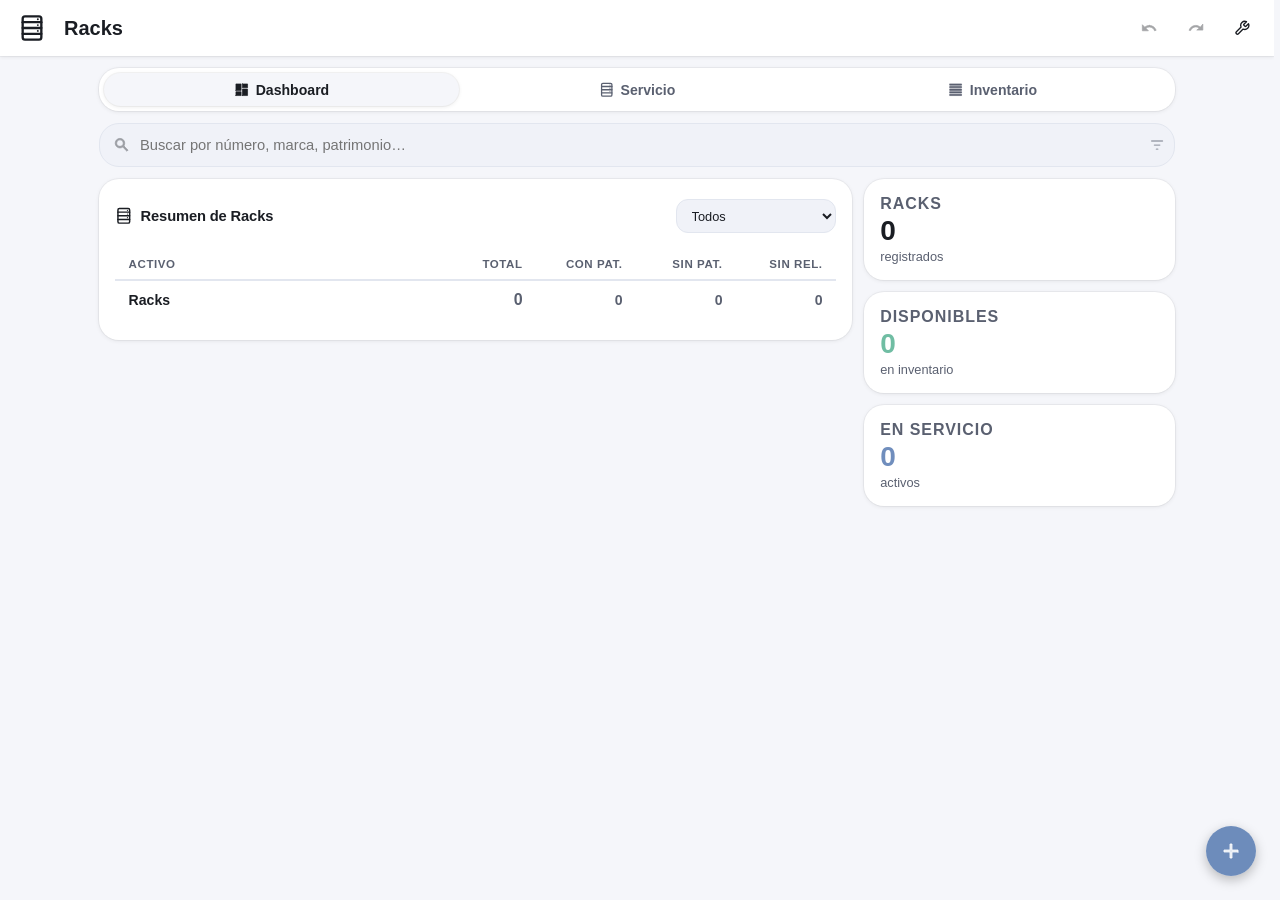
<file: SGR/index.html>
<!DOCTYPE html>
<html lang="es">

<head>
    <meta charset="UTF-8">
    <meta name="viewport" content="width=device-width, initial-scale=1.0">
    <meta http-equiv="Content-Security-Policy" content="default-src 'self';
         script-src 'self'; 
         style-src 'self';
         img-src 'self' data: blob:; 
         font-src 'self' data:; 
         connect-src 'self' https://api.github.com https://raw.githubusercontent.com; 
         object-src 'none'; 
         base-uri 'none'; 
         form-action 'none'; 
         frame-ancestors 'none'; 
         upgrade-insecure-requests;">
    <meta name="referrer" content="no-referrer">
    <meta name="mobile-web-app-capable" content="yes">
    <meta name="apple-mobile-web-app-capable" content="yes">
    <meta name="apple-mobile-web-app-status-bar-style" content="default">
    <link rel="manifest" href="manifest.json">
    <link rel="icon" type="image/svg+xml" href="./icon.svg">
    <script src="./flash.js"></script>
    <link rel="stylesheet" href="./styles.css">
    <script src="./app.js" defer></script>
</head>

<body>

    <!-- SVG SPRITES -->
    <svg xmlns="http://www.w3.org/2000/svg" class="svg-sprites">
        <defs>
            <symbol id="icon-rack" viewBox="0 0 24 24" fill="none" stroke="currentColor" stroke-width="2"
                stroke-linecap="round" stroke-linejoin="round">
                <rect x="4" y="2" width="16" height="20" rx="2" ry="2"></rect>
                <line x1="4" y1="7" x2="20" y2="7"></line>
                <line x1="4" y1="12" x2="20" y2="12"></line>
                <line x1="4" y1="17" x2="20" y2="17"></line>
                <circle cx="17" cy="4.5" r="0.8" fill="currentColor" stroke="none"></circle>
                <circle cx="17" cy="9.5" r="0.8" fill="currentColor" stroke="none"></circle>
                <circle cx="17" cy="14.5" r="0.8" fill="currentColor" stroke="none"></circle>
            </symbol>
            <symbol id="icon-dashboard" viewBox="0 0 24 24">
                <path d="M3 13h8V3H3v10zm0 8h8v-6H3v6zm10 0h8V11h-8v10zm0-18v6h8V3h-8z" />
            </symbol>
            <symbol id="icon-pc" viewBox="0 0 24 24" fill="none" stroke="currentColor" stroke-width="2"
                stroke-linecap="round" stroke-linejoin="round">
                <rect x="2" y="3" width="20" height="14" rx="2" />
                <path d="M8 21h8M12 17v4" />
            </symbol>
            <symbol id="icon-inventory" viewBox="0 0 24 24">
                <path d="M3 3h18v2H3zm0 4h18v2H3zm0 4h18v2H3zm0 4h18v2H3zm0 4h18v2H3z" />
            </symbol>
            <symbol id="icon-add" viewBox="0 0 24 24">
                <path d="M19 13h-6v6h-2v-6H5v-2h6V5h2v6h6v2z" />
            </symbol>
            <symbol id="icon-search" viewBox="0 0 24 24">
                <path
                    d="M15.5 14h-.79l-.28-.27A6.47 6.47 0 0016 9.5 6.5 6.5 0 109.5 16c1.61 0 3.09-.59 4.23-1.57l.27.28v.79l5 4.99L20.49 19l-4.99-5zm-6 0C7.01 14 5 11.99 5 9.5S7.01 5 9.5 5 14 7.01 14 9.5 11.99 14 9.5 14z" />
            </symbol>
            <symbol id="icon-settings" viewBox="0 0 24 24" fill="none" stroke="currentColor" stroke-width="2"
                stroke-linecap="round" stroke-linejoin="round">
                <path
                    d="M14.7 6.3a1 1 0 0 0 0 1.4l1.6 1.6a1 1 0 0 0 1.4 0l3.77-3.77a6 6 0 0 1-7.94 7.94l-6.91 6.91a2.12 2.12 0 0 1-3-3l6.91-6.91a6 6 0 0 1 7.94-7.94l-3.76 3.76z" />
            </symbol>
            <symbol id="icon-edit" viewBox="0 0 24 24" fill="none" stroke="currentColor" stroke-width="2"
                stroke-linecap="round" stroke-linejoin="round">
                <path d="M11 4H4a2 2 0 00-2 2v14a2 2 0 002 2h14a2 2 0 002-2v-7" />
                <path d="M18.5 2.5a2.121 2.121 0 013 3L12 15l-4 1 1-4 9.5-9.5z" />
            </symbol>
            <symbol id="icon-trash" viewBox="0 0 24 24" fill="none" stroke="currentColor" stroke-width="2"
                stroke-linecap="round" stroke-linejoin="round">
                <polyline points="3 6 5 6 21 6" />
                <path d="M19 6l-1 14H6L5 6" />
                <path d="M10 11v6M14 11v6" />
                <path d="M9 6V4h6v2" />
            </symbol>
            <symbol id="icon-cancelar" viewBox="0 0 24 24">
                <line x1="18" y1="6" x2="6" y2="18" stroke="currentColor" />
                <line x1="6" y1="6" x2="18" y2="18" stroke="currentColor" />
            </symbol>
            <symbol id="icon-save" viewBox="0 0 24 24">
                <path
                    d="M17 3H5a2 2 0 00-2 2v14a2 2 0 002 2h14c1.1 0 2-.9 2-2V7l-4-4zm-5 16c-1.66 0-3-1.34-3-3s1.34-3 3-3 3 1.34 3 3-1.34 3-3 3zm3-10H5V5h10v4z" />
            </symbol>
            <symbol id="icon-moon" viewBox="0 0 24 24" fill="none" stroke="currentColor" stroke-width="2"
                stroke-linecap="round" stroke-linejoin="round">
                <path d="M21 12.79A9 9 0 1111.21 3 7 7 0 0021 12.79z" />
            </symbol>
            <symbol id="icon-sun" viewBox="0 0 24 24" fill="none" stroke="currentColor" stroke-width="2"
                stroke-linecap="round" stroke-linejoin="round">
                <circle cx="12" cy="12" r="5" />
                <line x1="12" y1="1" x2="12" y2="3" />
                <line x1="12" y1="21" x2="12" y2="23" />
                <line x1="4.22" y1="4.22" x2="5.64" y2="5.64" />
                <line x1="18.36" y1="18.36" x2="19.78" y2="19.78" />
                <line x1="1" y1="12" x2="3" y2="12" />
                <line x1="21" y1="12" x2="23" y2="12" />
                <line x1="4.22" y1="19.78" x2="5.64" y2="18.36" />
                <line x1="18.36" y1="5.64" x2="19.78" y2="4.22" />
            </symbol>
            <symbol id="icon-download" viewBox="0 0 24 24" fill="none" stroke="currentColor" stroke-width="2"
                stroke-linecap="round" stroke-linejoin="round">
                <path d="M21 15v4a2 2 0 01-2 2H5a2 2 0 01-2-2v-4" />
                <polyline points="7 10 12 15 17 10" />
                <line x1="12" y1="15" x2="12" y2="3" />
            </symbol>
            <symbol id="icon-cloud-up" viewBox="0 0 24 24" fill="none" stroke="currentColor" stroke-width="2"
                stroke-linecap="round" stroke-linejoin="round">
                <polyline points="16 16 12 12 8 16" />
                <line x1="12" y1="12" x2="12" y2="21" />
                <path d="M20.39 18.39A5 5 0 0 0 18 9h-1.26A8 8 0 1 0 3 16.3" />
            </symbol>
            <!-- Cloud sync down -->
            <symbol id="icon-cloud-down" viewBox="0 0 24 24" fill="none" stroke="currentColor" stroke-width="2"
                stroke-linecap="round" stroke-linejoin="round">
                <polyline points="8 16 12 20 16 16" />
                <line x1="12" y1="20" x2="12" y2="11" />
                <path d="M20.39 18.39A5 5 0 0 0 18 9h-1.26A8 8 0 1 0 3 16.3" />
            </symbol>
            <symbol id="icon-upload" viewBox="0 0 24 24" fill="none" stroke="currentColor" stroke-width="2"
                stroke-linecap="round" stroke-linejoin="round">
                <path d="M21 15v4a2 2 0 01-2 2H5a2 2 0 01-2-2v-4" />
                <polyline points="17 8 12 3 7 8" />
                <line x1="12" y1="3" x2="12" y2="15" />
            </symbol>
            <symbol id="icon-back" viewBox="0 0 24 24" fill="none" stroke="currentColor" stroke-width="2"
                stroke-linecap="round" stroke-linejoin="round">
                <path d="M3 9l4-4m-4 4l4 4" />
                <path d="M3 9h13a5 5 0 010 10h-4" />
            </symbol>
            <symbol id="icon-close" viewBox="0 0 24 24">
                <path
                    d="M19 6.41L17.59 5 12 10.59 6.41 5 5 6.41 10.59 12 5 17.59 6.41 19 12 13.41 17.59 19 19 17.59 13.41 12z" />
            </symbol>
            <symbol id="icon-undo" viewBox="0 0 24 24">
                <path
                    d="M12.5 8c-2.65 0-5.05.99-6.9 2.6L2 7v9h9l-3.62-3.62c1.39-1.16 3.16-1.88 5.12-1.88 3.54 0 6.55 2.31 7.6 5.5l2.37-.78C21.08 11.03 17.15 8 12.5 8z" />
            </symbol>
            <symbol id="icon-redo" viewBox="0 0 24 24">
                <path
                    d="M18.4 10.6C16.55 8.99 14.15 8 11.5 8c-4.65 0-8.58 3.03-9.96 7.22L3.9 15.7c1.05-3.19 4.06-5.5 7.6-5.5 1.95 0 3.73.72 5.12 1.88L13 15h9V6l-3.6 4.6z" />
            </symbol>
            <symbol id="icon-gist" viewBox="0 0 24 24">
                <path
                    d="M12 2C6.477 2 2 6.484 2 12.021c0 4.428 2.865 8.184 6.839 9.504.5.092.682-.217.682-.483 0-.237-.009-.868-.013-1.703-2.782.605-3.369-1.343-3.369-1.343-.454-1.158-1.11-1.466-1.11-1.466-.908-.62.069-.608.069-.608 1.003.07 1.531 1.032 1.531 1.032.892 1.53 2.341 1.088 2.91.832.092-.647.35-1.088.636-1.338-2.22-.253-4.555-1.113-4.555-4.951 0-1.093.39-1.988 1.029-2.688-.103-.253-.446-1.272.098-2.65 0 0 .84-.27 2.75 1.026A9.564 9.564 0 0 1 12 6.844a9.59 9.59 0 0 1 2.504.337c1.909-1.296 2.747-1.027 2.747-1.027.546 1.379.202 2.398.1 2.651.64.7 1.028 1.595 1.028 2.688 0 3.848-2.339 4.695-4.566 4.943.359.309.678.92.678 1.855 0 1.338-.012 2.419-.012 2.747 0 .268.18.58.688.482A10.02 10.02 0 0 0 22 12.021C22 6.484 17.522 2 12 2z" />
            </symbol>
            <symbol id="icon-eye" viewBox="0 0 24 24" fill="none" stroke="currentColor" stroke-width="2"
                stroke-linecap="round" stroke-linejoin="round">
                <path d="M1 12s4-8 11-8 11 8 11 8-4 8-11 8-11-8-11-8z" />
                <circle cx="12" cy="12" r="3" />
            </symbol>
            <symbol id="icon-eye-off" viewBox="0 0 24 24" fill="none" stroke="currentColor" stroke-width="2"
                stroke-linecap="round" stroke-linejoin="round">
                <path
                    d="M17.94 17.94A10.07 10.07 0 0 1 12 20c-7 0-11-8-11-8a18.45 18.45 0 0 1 5.06-5.94M9.9 4.24A9.12 9.12 0 0 1 12 4c7 0 11 8 11 8a18.5 18.5 0 0 1-2.16 3.19m-6.72-1.07a3 3 0 1 1-4.24-4.24" />
                <line x1="1" y1="1" x2="23" y2="23" />
            </symbol>
            <symbol id="icon-external-link" viewBox="0 0 24 24">
                <path d="M18 13v6a2 2 0 0 1-2 2H5a2 2 0 0 1-2-2V8a2 2 0 0 1 2-2h6" fill="none" stroke="currentColor"
                    stroke-width="2" stroke-linecap="round" stroke-linejoin="round"></path>
                <polyline points="15 3 21 3 21 9" fill="none" stroke="currentColor" stroke-width="2"
                    stroke-linecap="round" stroke-linejoin="round"></polyline>
                <line x1="10" y1="14" x2="21" y2="3" fill="none" stroke="currentColor" stroke-width="2"
                    stroke-linecap="round" stroke-linejoin="round"></line>
            </symbol>
            <symbol id="icon-combine" viewBox="0 0 24 24" fill="none" stroke="currentColor" stroke-width="2"
                stroke-linecap="round" stroke-linejoin="round">
                <path d="M4 6h4l4 6h8" />
                <path d="M4 18h4l4-6" />
            </symbol>
            <symbol id="icon-replace-swap" viewBox="0 0 24 24" fill="none" stroke="currentColor" stroke-width="2"
                stroke-linecap="round" stroke-linejoin="round">
                <polyline points="17 4 21 8 17 12" />
                <line x1="3" y1="8" x2="21" y2="8" />
                <polyline points="7 20 3 16 7 12" />
                <line x1="21" y1="16" x2="3" y2="16" />
            </symbol>
            <symbol id="icon-arrow-up" viewBox="0 0 24 24">
                <path d="M4 12l1.41 1.41L11 7.83V20h2V7.83l5.58 5.59L20 12l-8-8-8 8z" />
            </symbol>
            <symbol id="icon-table" viewBox="0 0 24 24">
                <path d="M3 3h18v2H3zm0 8h18v2H3zm0 8h18v2H3z" />
            </symbol>
            <symbol id="icon-filter" viewBox="0 0 24 24">
                <path d="M10 18h4v-2h-4v2zM3 6v2h18V6H3zm3 7h12v-2H6v2z" />
            </symbol>
            <symbol id="icon-building" viewBox="0 0 24 24">
                <path d="M12 3L2 9v12h8v-7h4v7h8V9L12 3zm6 16h-4v-7H10v7H6V10l6-3.86L18 10v9z" />
            </symbol>
            <symbol id="icon-chevron-down" viewBox="0 0 24 24" fill="none" stroke="currentColor" stroke-width="2.5"
                stroke-linecap="round" stroke-linejoin="round">
                <polyline points="6 9 12 15 18 9" />
            </symbol>
            <symbol id="icon-plus" viewBox="0 0 24 24">
                <path d="M19 13h-6v6h-2v-6H5v-2h6V5h2v6h6v2z" />
            </symbol>
            <symbol id="icon-baja" viewBox="0 0 24 24" fill="none" stroke="currentColor" stroke-width="2"
                stroke-linecap="round" stroke-linejoin="round">
                <circle cx="12" cy="12" r="10" />
                <line x1="8" y1="12" x2="16" y2="12" />
            </symbol>
            <symbol id="icon-layout" viewBox="0 0 24 24" fill="none" stroke="currentColor" stroke-width="2"
                stroke-linecap="round" stroke-linejoin="round">
                <rect x="3" y="3" width="7" height="7" />
                <rect x="14" y="3" width="7" height="7" />
                <rect x="14" y="14" width="7" height="7" />
                <rect x="3" y="14" width="7" height="7" />
            </symbol>
            <symbol id="icon-report" viewBox="0 0 24 24" fill="none" stroke="currentColor" stroke-width="2"
                stroke-linecap="round" stroke-linejoin="round">
                <path d="M14 2H6a2 2 0 0 0-2 2v16a2 2 0 0 0 2 2h12a2 2 0 0 0 2-2V8z" />
                <polyline points="14 2 14 8 20 8" />
                <line x1="16" y1="13" x2="8" y2="13" />
                <line x1="16" y1="17" x2="8" y2="17" />
                <polyline points="10 9 9 9 8 9" />
            </symbol>
            <symbol id="icon-chevron-right" viewBox="0 0 24 24" fill="none" stroke="currentColor" stroke-width="2.5"
                stroke-linecap="round" stroke-linejoin="round">
                <polyline points="9 18 15 12 9 6" />
            </symbol>
            <symbol id="icon-sliders" viewBox="0 0 24 24">
                <line x1="4" y1="21" x2="4" y2="14" class="icon-line" stroke="currentColor"></line>
                <line x1="4" y1="10" x2="4" y2="3" class="icon-line" stroke="currentColor"></line>
                <line x1="12" y1="21" x2="12" y2="12" class="icon-line" stroke="currentColor"></line>
                <line x1="12" y1="8" x2="12" y2="3" class="icon-line" stroke="currentColor"></line>
                <line x1="20" y1="21" x2="20" y2="16" class="icon-line" stroke="currentColor"></line>
                <line x1="20" y1="12" x2="20" y2="3" class="icon-line" stroke="currentColor"></line>
                <line x1="1" y1="14" x2="7" y2="14" class="icon-line" stroke="currentColor"></line>
                <line x1="9" y1="8" x2="15" y2="8" class="icon-line" stroke="currentColor"></line>
                <line x1="17" y1="16" x2="23" y2="16" class="icon-line" stroke="currentColor"></line>
            </symbol>
            <symbol id="icon-lock" viewBox="0 0 24 24" fill="none" stroke="currentColor" stroke-width="2"
                stroke-linecap="round" stroke-linejoin="round">
                <rect x="3" y="11" width="18" height="11" rx="2" ry="2" />
                <path d="M7 11V7a5 5 0 0 1 10 0v4" />
            </symbol>
            <symbol id="icon-unlock" viewBox="0 0 24 24" fill="none" stroke="currentColor" stroke-width="2"
                stroke-linecap="round" stroke-linejoin="round">
                <rect x="3" y="11" width="18" height="11" rx="2" ry="2" />
                <path d="M7 11V7a5 5 0 0 1 9.9-1" />
            </symbol>
        </defs>
    </svg>

    <!-- HEADER -->
    <header class="header" id="main-header">
        <div class="header-logo">
            <svg class="header-logo-icon">
                <use href="#icon-rack" />
            </svg>
        </div>
        <h1 class="header-main-title">Racks</h1>
        <div class="header-tab-title" id="header-tab-title">
            <svg class="svg-icon">
                <use href="#icon-dashboard" />
            </svg> Dashboard
        </div>
        <div class="header-actions">
            <button class="icon-btn icon-btn-trans" id="btn-undo" title="Deshacer (Ctrl+Z)" disabled>
                <svg class="svg-icon">
                    <use href="#icon-undo" />
                </svg>
            </button>
            <button class="icon-btn icon-btn-trans" id="btn-redo" title="Rehacer (Ctrl+Y)" disabled>
                <svg class="svg-icon">
                    <use href="#icon-redo" />
                </svg>
            </button>
            <button class="icon-btn icon-btn-trans" id="btn-ajustes" title="Ajustes">
                <svg class="svg-icon">
                    <use href="#icon-settings" />
                </svg>
            </button>
        </div>
    </header>

    <!-- CONTAINER -->
    <div class="container">

        <!-- TABS -->
        <div class="tabs tabs-3">
            <button class="tab-btn activa" id="tab-dashboard">
                <svg class="svg-icon">
                    <use href="#icon-dashboard" />
                </svg> Dashboard
            </button>
            <button class="tab-btn" id="tab-servicio">
                <svg class="svg-icon">
                    <use href="#icon-rack" />
                </svg> Servicio
            </button>
            <button class="tab-btn" id="tab-inventario">
                <svg class="svg-icon">
                    <use href="#icon-inventory" />
                </svg> Inventario
            </button>
        </div>

        <!-- BÚSQUEDA GLOBAL -->
        <div class="search-actions-bar">
            <div class="search-bar">
                <svg class="svg-icon search-icon">
                    <use href="#icon-search" />
                </svg>
                <input type="text" id="busq-global" placeholder="Buscar por número, marca, patrimonio…"
                    autocomplete="off">
                <button id="busq-clear-btn" title="Limpiar">
                    <svg class="svg-icon">
                        <use href="#icon-close" />
                    </svg>
                </button>
                <button id="busq-filtro-btn" title="Campos de búsqueda" class="busq-filtro-btn">
                    <svg class="svg-icon" viewBox="0 0 24 24" fill="none" stroke="currentColor" stroke-width="2"
                        stroke-linecap="round" stroke-linejoin="round">
                        <line x1="4" y1="6" x2="20" y2="6" />
                        <line x1="8" y1="12" x2="16" y2="12" />
                        <line x1="11" y1="18" x2="13" y2="18" />
                    </svg>
                </button>
            </div>
        </div>

        <!-- ═══ PANEL DASHBOARD ═══ -->
        <div class="tab-panel activa" id="panel-dashboard">
            <div class="dash-layout">
                <!-- Tarjeta resumen de racks (70%) -->
                <div class="card card-no-mb dash-resumen-col" id="card-resumen-racks">
                    <div class="card-header">
                        <svg class="svg-icon"><use href="#icon-rack" /></svg>
                        <h2>Resumen de Racks</h2>
                        <div class="resumen-edificio-selector">
                            <select id="resumen-edificio-select">
                                <option value="">Todos los edificios</option>
                            </select>
                        </div>
                    </div>
                    <div id="resumen-racks-tabla"></div>
                </div>
                <!-- Chips de stats (30%) -->
                <div class="dash-chips-col">
                    <div class="dash-stats-grid" id="stats-grid"></div>
                </div>
            </div>
        </div>

        <!-- ═══ PANEL SERVICIO ═══ -->
        <div class="tab-panel" id="panel-servicio">
            <div class="card card-no-mb">
                <div class="card-header">
                    <svg class="svg-icon">
                        <use href="#icon-rack" />
                    </svg>
                    <h2>Racks en Servicio</h2>
                    <span id="servicio-count" class="badge badge-gray">0</span>
                </div>
                <div class="table-wrap inv-tabla-agrupada">
                    <table class="table-equal-cols table-eq-4">
                        <thead class="inv-thead-sticky">
                            <tr>
                                <th data-sort="numero" class="th-sortable">Rack</th>
                                <th data-sort="edificio" class="th-sortable">Edificio</th>
                                <th data-sort="piso" class="th-sortable">Piso</th>
                                <th data-sort="dependencia" class="th-sortable">Dependencia</th>
                                <th>Patcheras</th>
                            </tr>
                        </thead>
                        <tbody id="tabla-servicio"></tbody>
                    </table>
                </div>
                <div id="servicio-empty" class="empty-state empty-state-hidden">
                    <p>No hay racks en servicio.</p>
                </div>
            </div>
        </div>

        <!-- ═══ PANEL INVENTARIO ═══ -->
        <div class="tab-panel" id="panel-inventario">
            <div class="card card-no-mb">
                <div class="card-header">
                    <svg class="svg-icon">
                        <use href="#icon-inventory" />
                    </svg>
                    <h2>Activos</h2>
                    <span id="inventario-count" class="badge badge-gray">0</span>
                    <div class="card-header-actions">
                        <button class="icon-btn card-action-btn" id="btn-reporte-inv" title="Generar reporte">
                            <svg class="svg-icon">
                                <use href="#icon-report" />
                            </svg>
                        </button>
                        <button class="icon-btn card-action-btn" id="btn-vista-inv" title="Opciones de vista">
                            <svg class="svg-icon">
                                <use href="#icon-sliders" />
                            </svg>
                        </button>
                    </div>
                </div>

                <!-- Menú de vista flotante -->
                <div id="inv-vista-menu" class="inv-vista-menu"></div>

                <div id="inv-tabla-wrap" class="table-wrap inv-tabla-agrupada">
                    <table class="table-equal-cols">
                        <thead class="inv-thead-sticky">
                            <tr>
                                <th data-sort="estado" class="th-sortable">Estado</th>
                                <th data-sort="patrimonio" class="th-sortable">Patrimonio</th>
                                <th data-sort="unidades" class="th-sortable">Unidades</th>
                                <th data-sort="marca" class="th-sortable">Marca</th>
                                <th data-sort="modelo" class="th-sortable">Modelo</th>
                                <th data-sort="identificador" class="th-sortable">Identificador</th>
                            </tr>
                        </thead>
                        <tbody id="tabla-inventario"></tbody>
                    </table>
                </div>
                <div id="inv-grupos-wrap" class="inv-grupos-wrap" hidden></div>
                <div id="inventario-empty" class="empty-state empty-state-hidden">
                    <p>No hay racks que coincidan.</p>
                </div>
            </div>
        </div>

    </div><!-- /container -->

    <!-- FAB con dropdown -->
    <div class="fab-container" id="fab-container">
        <div class="fab-menu" id="fab-menu">
            <button class="fab-menu-item" id="fab-nuevo-rack">
                <svg class="svg-icon">
                    <use href="#icon-plus" />
                </svg>
                <span>Ingreso de rack</span>
            </button>
            <button class="fab-menu-item" id="fab-rack-servicio">
                <svg class="svg-icon">
                    <use href="#icon-rack" />
                </svg>
                <span>Rack en servicio</span>
            </button>
        </div>
        <button id="btn-fab-main" class="fab-main-btn" title="Agregar">
            <svg class="svg-icon">
                <use href="#icon-add" />
            </svg>
        </button>
    </div>

    <button id="btn-scroll-top" class="btn-scroll-top" title="Subir">
        <svg class="svg-icon svg-scroll-top">
            <use href="#icon-arrow-up" />
        </svg>
    </button>

    <!-- ════════ MODALES ════════ -->

    <!-- MODAL PONER EN SERVICIO -->
    <div class="modal" id="modal-rack-servicio">
        <div class="modal-content modal-content-md">
            <div class="modal-header">
                <h3><svg class="svg-icon">
                        <use href="#icon-rack" />
                    </svg> Poner en servicio</h3>
            </div>
            <div class="modal-body modal-body-pb">
                <div class="form-group">
                    <label>Rack <span class="required">*</span></label>
                    <select id="servicio-rack-select">
                        <option value="">— Seleccioná un rack disponible —</option>
                    </select>
                </div>
                <div class="form-group">
                    <label>Número de Rack <span class="required">*</span></label>
                    <input type="text" id="servicio-numero" placeholder="ej: 0001" maxlength="20" autocomplete="off">
                </div>
                <div class="form-row">
                    <div class="form-group">
                        <label>Edificio</label>
                        <select id="servicio-edificio"></select>
                    </div>
                    <div class="form-group">
                        <label>Piso</label>
                        <input type="text" id="servicio-piso" placeholder="ej: PB" maxlength="30" autocomplete="off">
                    </div>
                </div>
                <div class="form-group">
                    <label>Dependencia</label>
                    <input type="text" id="servicio-dependencia" placeholder="ej: Sala de servidores" maxlength="100"
                        autocomplete="off">
                </div>
            </div>
            <div class="modal-footer">
                <button class="btn-primary btn-flex" id="servicio-confirmar-btn">
                    <svg class="svg-icon">
                        <use href="#icon-save" />
                    </svg> Confirmar
                </button>
                <button class="btn-flex" id="servicio-cancelar-btn">
                    <svg class="svg-icon">
                        <use href="#icon-cancelar" />
                    </svg> Cancelar
                </button>
            </div>
        </div>
    </div>

    <!-- MODAL NUEVO RACK -->
    <div class="modal" id="modal-rack-nuevo">
        <div class="modal-content modal-content-md">
            <div class="modal-header">
                <h3><svg class="svg-icon">
                        <use href="#icon-plus" />
                    </svg> Ingreso de rack</h3>
            </div>
            <div class="modal-body modal-body-pb">
                <div class="form-row">
                    <div class="form-group">
                        <label>Patrimonio</label>
                        <input type="text" id="rack-patrimonio-nuevo" placeholder="ej: 48491" maxlength="30"
                            autocomplete="off">
                    </div>
                    <div class="form-group">
                        <label>Unidades (U) <span class="required">*</span></label>
                        <input type="number" id="rack-unidades-nuevo" placeholder="ej: 42" min="1" max="999">
                    </div>
                </div>
                <div class="form-row">
                    <div class="form-group">
                        <label>Marca</label>
                        <input type="text" id="rack-marca-nuevo" placeholder="ej: Fayser" maxlength="50"
                            autocomplete="off">
                    </div>
                    <div class="form-group">
                        <label>Modelo</label>
                        <input type="text" id="rack-modelo-nuevo" placeholder="ej: FR-42U" maxlength="50"
                            autocomplete="off">
                    </div>
                </div>
                <div class="form-group">
                    <label>Notas</label>
                    <input type="text" id="rack-notas-nuevo" placeholder="Observaciones.." maxlength="200"
                        autocomplete="off">
                </div>
            </div>
            <div class="modal-footer">
                <button class="btn-primary btn-flex" id="rack-nuevo-guardar-btn">
                    <svg class="svg-icon">
                        <use href="#icon-save" />
                    </svg> Guardar
                </button>
                <button class="btn-flex" id="rack-nuevo-cancelar-btn">
                    <svg class="svg-icon">
                        <use href="#icon-cancelar" />
                    </svg> Cancelar
                </button>
            </div>
        </div>
    </div>

    <div class="modal" id="modal-rack-editar-servicio">
        <div class="modal-content modal-content-md">
            <div class="modal-header">
                <h3><svg class="svg-icon">
                        <use href="#icon-rack" />
                    </svg> Editar Servicio</h3>
            </div>
            <div class="modal-body modal-body-pb">
                <div class="form-group servicio-info-rack">
                    <p id="editar-servicio-info" class="td-muted td-sm"></p>
                </div>
                <div class="form-group">
                    <label>Número de Rack <span class="required">*</span></label>
                    <input type="text" id="editar-servicio-numero" placeholder="ej: 0001" maxlength="20"
                        autocomplete="off">
                </div>
                <div class="form-row">
                    <div class="form-group">
                        <label>Edificio</label>
                        <select id="editar-servicio-edificio"></select>
                    </div>
                    <div class="form-group">
                        <label>Piso</label>
                        <input type="text" id="editar-servicio-piso" placeholder="ej: PB" maxlength="30"
                            autocomplete="off">
                    </div>
                </div>
                <div class="form-group">
                    <label>Dependencia</label>
                    <input type="text" id="editar-servicio-dependencia" placeholder="ej: Sala de servidores"
                        maxlength="100" autocomplete="off">
                </div>
                <div class="form-group">
                    <label>Identificador</label>
                    <div class="input-with-btn">
                        <input type="text" id="editar-servicio-identificador" readonly
                            title="El identificador se genera automáticamente">
                        <button class="btn-input-side" id="editar-servicio-ir-rack-btn" title="Ver activo">
                            <svg class="svg-icon">
                                <use href="#icon-external-link" />
                            </svg>
                        </button>
                    </div>
                </div>
            </div>
            <div class="modal-footer modal-footer-col">
                <div class="flex-row-gap">
                    <button class="btn-primary btn-flex" id="editar-servicio-guardar-btn">
                        <svg class="svg-icon">
                            <use href="#icon-save" />
                        </svg> Guardar
                    </button>
                    <button class="btn-danger btn-flex" id="editar-servicio-quitar-btn">
                        <svg class="svg-icon">
                            <use href="#icon-trash" />
                        </svg> Quitar
                    </button>
                </div>
                <div class="flex-row-gap">
                    <button class="btn-flex" id="editar-servicio-cancelar-btn">
                        <svg class="svg-icon">
                            <use href="#icon-cancelar" />
                        </svg> Cancelar
                    </button>
                    <button class="btn-input-side btn-input-side--baja btn-icon-only" id="editar-servicio-lock-btn" title="Desbloquear edición">
                        <svg class="svg-icon">
                            <use href="#icon-lock" />
                        </svg>
                    </button>
                </div>
            </div>
        </div>
    </div>

    <!-- MODAL EDITAR RACK -->
    <div class="modal" id="modal-rack-editar">
        <div class="modal-content modal-content-md">
            <div class="modal-header">
                <h3><svg class="svg-icon">
                        <use href="#icon-edit" />
                    </svg> Editar Rack</h3>
            </div>
            <div class="modal-body modal-body-pb">
                <div class="form-row">
                    <div class="form-group">
                        <label>Patrimonio <span class="required">*</span></label>
                        <input type="text" id="rack-patrimonio-editar" placeholder="ej: 48491" maxlength="30"
                            autocomplete="off">
                    </div>
                    <div class="form-group">
                        <label>Unidades (U) <span class="required">*</span></label>
                        <input type="number" id="rack-unidades-editar" placeholder="ej: 42" min="1" max="999">
                    </div>
                </div>
                <div class="form-row">
                    <div class="form-group">
                        <label>Marca</label>
                        <input type="text" id="rack-marca-editar" placeholder="ej: Fayser" maxlength="50"
                            autocomplete="off">
                    </div>
                    <div class="form-group">
                        <label>Modelo</label>
                        <input type="text" id="rack-modelo-editar" placeholder="ej: FR-42U" maxlength="50"
                            autocomplete="off">
                    </div>
                </div>
                <div class="form-group">
                    <label>Notas</label>
                    <input type="text" id="rack-notas-editar" placeholder="Observaciones opcionales…" maxlength="200"
                        autocomplete="off">
                </div>
                <div class="form-group">
                    <label>Identificador</label>
                    <div class="input-with-btn">
                        <input type="text" id="rack-identificador-editar" readonly
                            title="El identificador se genera automáticamente">
                        <button class="btn-input-side btn-input-side--baja" id="rack-editar-baja-btn" title="Dar de baja">
                            <svg class="svg-icon">
                                <use href="#icon-baja" />
                            </svg>
                        </button>
                            <button class="btn-input-side" id="rack-editar-ir-servicio-btn" title="Ver en servicio" hidden>
                            <svg class="svg-icon">
                                <use href="#icon-external-link" />
                            </svg>
                        </button>
                    </div>
                </div>
            </div>
            <div class="modal-footer modal-footer-col">
                <div class="flex-row-gap">
                    <button class="btn-primary btn-flex" id="rack-editar-guardar-btn">
                        <svg class="svg-icon">
                            <use href="#icon-save" />
                        </svg> Guardar
                    </button>
                    <button class="btn-danger btn-flex" id="rack-editar-eliminar-btn">
                        <svg class="svg-icon">
                            <use href="#icon-trash" />
                        </svg> Eliminar
                    </button>
                </div>
                <div class="flex-row-gap">
                    <button class="btn-flex" id="rack-editar-cancelar-btn">
                        <svg class="svg-icon">
                            <use href="#icon-cancelar" />
                        </svg> Cancelar
                    </button>
                    <button class="btn-input-side btn-input-side--baja btn-icon-only" id="rack-editar-lock-btn" title="Desbloquear edición">
                        <svg class="svg-icon">
                            <use href="#icon-lock" />
                        </svg>
                    </button>
                </div>
            </div>
        </div>
    </div>

    <!-- MODAL AJUSTES -->
    <div class="modal" id="modal-ajustes">
        <div class="modal-content modal-content-md">
            <div class="modal-header">
                <h3><svg class="svg-icon">
                        <use href="#icon-settings" />
                    </svg> Ajustes</h3>
                <span class="modal-header-version">v260529</span>
            </div>
            <div class="modal-body modal-body-pb">
                <p class="ajustes-section-label">Sincronización</p>
                <div class="ajustes-gist-group">
                    <button class="ajustes-row ajustes-gist-main" id="ajustes-gist-main-btn">
                        <svg class="svg-icon">
                            <use href="#icon-gist" />
                        </svg>
                        <span>Gist Sync</span>
                        <span class="ajustes-arrow">›</span>
                    </button>
                    <button class="ajustes-gist-quick-btn gist-quick-hidden" id="btn-ajustes-gist-subir" title="Subir">
                        <svg class="svg-icon">
                            <use href="#icon-cloud-up" />
                        </svg>
                    </button>
                    <button class="ajustes-gist-quick-btn gist-quick-hidden" id="btn-ajustes-gist-bajar" title="Bajar">
                        <svg class="svg-icon">
                            <use href="#icon-cloud-down" />
                        </svg>
                    </button>
                </div>
                <p class="ajustes-section-label ajustes-section-label-mt">Configuración</p>
                <button class="ajustes-row" id="ajustes-edificios-btn">
                    <svg class="svg-icon">
                        <use href="#icon-building" />
                    </svg>
                    <span>Edificios</span>
                    <span class="ajustes-arrow">›</span>
                </button>
                <p class="ajustes-section-label ajustes-section-label-mt">Datos</p>
                <button class="ajustes-row" id="ajustes-exportar-btn">
                    <svg class="svg-icon">
                        <use href="#icon-download" />
                    </svg>
                    <span>Exportar datos</span>
                    <span class="ajustes-arrow">›</span>
                </button>
                <button class="ajustes-row" id="ajustes-importar-btn">
                    <svg class="svg-icon">
                        <use href="#icon-upload" />
                    </svg>
                    <span>Importar datos</span>
                    <span class="ajustes-arrow">›</span>
                </button>
                <button class="ajustes-row" id="ajustes-restablecer-btn">
                    <svg class="svg-icon">
                        <use href="#icon-trash" />
                    </svg>
                    <span>Restablecer datos</span>
                    <span class="ajustes-arrow">›</span>
                </button>
            </div>
            <div class="modal-footer">
                <button class="btn-full" id="ajustes-cerrar-btn">
                    <svg class="svg-icon">
                        <use href="#icon-cancelar" />
                    </svg> Cerrar
                </button>
                <button class="btn-dark-mode-modal" id="btn-dark-mode" title="Modo oscuro">
                    <svg class="svg-icon">
                        <use href="#icon-moon" id="dark-icon-use" />
                    </svg>
                </button>
            </div>
        </div>
    </div>

    <!-- MODAL EDIFICIOS -->
    <div class="modal" id="modal-edificios">
        <div class="modal-content modal-content-md">
            <div class="modal-header">
                <h3><svg class="svg-icon">
                        <use href="#icon-building" />
                    </svg> Edificios</h3>
            </div>
            <div class="modal-body modal-body-pb">
                <p class="ajustes-section-label">Lista</p>
                <ul class="edificios-lista" id="edificios-lista">
                    <!-- poblado por JS -->
                </ul>
                <p class="edificios-empty td-muted td-sm hidden" id="edificios-empty">No hay edificios registrados.</p>
            </div>
            <div class="modal-footer modal-footer-col">
                <div class="edificios-add-row">
                    <input type="text" id="edificios-nuevo-input" placeholder="Nombre del edificio…" maxlength="80"
                        autocomplete="off">
                    <button class="btn-primary btn-icon-only" id="edificios-agregar-btn" title="Agregar">
                        <svg class="svg-icon">
                            <use href="#icon-add" />
                        </svg>
                    </button>
                </div>
                <div class="flex-row-gap">
                    <button class="btn-flex" id="edificios-cerrar-btn">
                        <svg class="svg-icon">
                            <use href="#icon-back" />
                        </svg> Volver
                    </button>
                    <button class="btn-input-side btn-input-side--baja btn-icon-only" id="edificios-lock-btn" title="Desbloquear edición">
                        <svg class="svg-icon">
                            <use href="#icon-lock" />
                        </svg>
                    </button>
                </div>
            </div>
        </div>
    </div>

    <!-- MODAL GIST -->
    <div class="modal" id="modal-gist">
        <div class="modal-content">
            <div class="modal-header">
                <h3>
                    <svg class="svg-icon">
                        <use href="#icon-gist" />
                    </svg>
                    GitHub Gist
                </h3>
            </div>
            <div class="modal-body modal-body-pb">

                <!-- Token -->
                <div class="form-group">
                    <label>Personal Access Token</label>
                    <div class="gist-input-row">
                        <input type="password" id="gist-token" placeholder="ghp_xxxxxxxxxxxxxxxxxxxx" autocomplete="off"
                            spellcheck="false">
                        <button class="icon-btn gist-eye-btn" id="gist-token-eye" title="Mostrar/ocultar">
                            <svg class="svg-icon">
                                <use href="#icon-eye" id="gist-eye-icon" />
                            </svg>
                        </button>
                        <a class="icon-btn gist-eye-btn icon-link"
                            href="https://github.com/settings/tokens/new?description=Racks+sync&scopes=gist"
                            target="_blank" rel="noopener" title="Crear token en GitHub">
                            <svg class="svg-icon">
                                <use href="#icon-add" />
                            </svg>
                        </a>
                    </div>
                </div>

                <!-- Gist ID -->
                <div class="form-group">
                    <label>Gist ID</label>
                    <div class="gist-input-row">
                        <input type="text" id="gist-id" placeholder="Dejar vacío para crear uno nuevo"
                            autocomplete="off" spellcheck="false">
                        <a id="gist-link-btn" class="icon-btn gist-eye-btn icon-link" target="_blank" rel="noopener"
                            title="Abrir en GitHub">
                            <svg class="svg-icon">
                                <use href="#icon-external-link" />
                            </svg>
                        </a>
                    </div>
                </div>

                <!-- Acciones -->
                <p class="ajustes-section-label">Acciones</p>
                <div class="gist-actions-row">
                    <button class="btn-gist-action" id="btn-gist-subir">
                        <svg class="svg-icon">
                            <use href="#icon-cloud-up" />
                        </svg>
                        Subir
                    </button>
                    <button class="btn-gist-action" id="btn-gist-bajar">
                        <svg class="svg-icon">
                            <use href="#icon-cloud-down" />
                        </svg>
                        Bajar
                    </button>
                </div>

                <!-- Auto-sync toggle -->
                <label class="gist-autosync-row" id="gist-autosync-label">
                    <span class="gist-autosync-text">
                        <span class="gist-autosync-title">Subir automáticamente y comprobar cambios al cargar la
                            página</span>
                    </span>
                    <div class="toggle-switch" id="gist-autosync-toggle">
                        <div class="toggle-thumb"></div>
                    </div>
                </label>

                <!-- Aviso de confidencialidad -->
                <div class="gist-privacy-note">
                    🔒 <strong>Datos sensibles:</strong> Configurar el gist como <strong>secreto</strong> y con el
                    permiso de <strong>gist</strong> solamente en GitHub. No compartir el link.
                </div>

                <!-- Estado sync -->
                <p id="gist-sync-status" class="gist-sync-status"></p>

            </div>
            <div class="modal-footer">
                <button class="btn-primary btn-flex" id="gist-guardar-config-btn">
                    <svg class="svg-icon">
                        <use href="#icon-save" />
                    </svg>
                    Guardar
                </button>
                <button class="btn-flex" id="gist-cerrar-btn">
                    <svg class="svg-icon">
                        <use href="#icon-back" />
                    </svg>
                    Volver
                </button>
            </div>
        </div>
    </div>

    <!-- MODAL IMPORTAR -->
    <div class="modal" id="modal-importar">
        <div class="modal-content modal-content-md">
            <div class="modal-header">
                <h3><svg class="svg-icon">
                        <use href="#icon-upload" />
                    </svg> Importar datos</h3>
            </div>
            <div class="modal-body modal-body-pb">
                <div class="import-dropzone" id="importar-dropzone">
                    <svg class="svg-icon dropzone-icon">
                        <use href="#icon-upload" />
                    </svg>
                    <br>
                    <span id="importar-dropzone-label">Seleccioná o arrastrá un archivo .json</span>
                </div>
                <input type="file" id="importar-file-input" accept=".json" class="input-hidden">
            </div>
            <div class="modal-footer modal-footer-col">
                <div class="flex-row-gap">
                    <button class="btn-primary btn-flex" id="importar-combinar-btn" disabled>
                        <svg class="svg-icon">
                            <use href="#icon-combine" />
                        </svg> Combinar
                    </button>
                    <button class="btn-danger btn-flex" id="importar-confirmar-btn" disabled>
                        <svg class="svg-icon">
                            <use href="#icon-replace-swap" />
                        </svg> Reemplazar
                    </button>
                </div>
                <button class="btn-flex" id="importar-cerrar-btn">
                    <svg class="svg-icon">
                        <use href="#icon-back" />
                    </svg> Volver
                </button>
            </div>
        </div>
    </div>

    <!-- MODAL CONFIRMAR -->
    <div class="modal" id="modal-confirmar">
        <div class="modal-content modal-content-md">
            <div class="modal-header">
                <h3 id="confirmar-titulo">¿Confirmar?</h3>
            </div>
            <div class="modal-body">
                <p id="confirmar-texto" class="confirmar-texto"></p>
            </div>
            <div class="modal-footer">
                <button class="btn-danger btn-flex" id="confirmar-ok">
                    <svg class="svg-icon">
                        <use href="#icon-trash" />
                    </svg> Confirmar
                </button>
                <button id="confirmar-cancelar" class="btn-flex">
                    <svg class="svg-icon">
                        <use href="#icon-cancelar" />
                    </svg> Cancelar
                </button>
            </div>
        </div>
    </div>

    <!-- MODAL REPORTE -->
    <div class="modal" id="modal-reporte">
        <div class="modal-content modal-content-md">
            <div class="modal-header">
                <h3>
                    <svg class="svg-icon">
                        <use href="#icon-report" />
                    </svg>
                    Generar reporte
                </h3>
            </div>
            <div class="modal-body modal-body-pb">
                <div class="reporte-section-header">
                    <span class="reporte-section-label" id="reporte-modal-desc">GRUPOS DE LA VISTA A INCLUIR</span>
                    <button class="reporte-toggle-all-btn" id="reporte-toggle-all-btn">Deseleccionar todo</button>
                </div>
                <div id="reporte-grupos-lista" class="reporte-grupos-lista"></div>
            </div>
            <div class="modal-footer reporte-footer">
                <button class="btn-primary btn-flex reporte-btn-descargar" id="reporte-confirmar-btn">
                    <svg class="svg-icon">
                        <use href="#icon-download" />
                    </svg>
                    Descargar
                </button>
                <button class="btn-flex reporte-btn-cancelar" id="reporte-cancelar-btn">
                    Cancelar
                </button>
            </div>
        </div>
    </div>

    <div id="busq-filtro-menu" class="busq-filtro-menu">
        <div class="busq-filtro-header">
            <span>CAMPOS</span>
            <button id="busq-filtro-toggle-all">Desactivar todo</button>
        </div>
        <div class="busq-filtro-grid">
            <label class="busq-filtro-item"><input type="checkbox" value="patrimonio"
                    checked><span>Patrimonio</span></label>
            <label class="busq-filtro-item"><input type="checkbox" value="numero" checked><span>Número</span></label>
            <label class="busq-filtro-item"><input type="checkbox" value="marca" checked><span>Marca</span></label>
            <label class="busq-filtro-item"><input type="checkbox" value="identificador"
                    checked><span>Identificador</span></label>
            <label class="busq-filtro-item"><input type="checkbox" value="unidades"
                    checked><span>Unidades</span></label>
            <label class="busq-filtro-item"><input type="checkbox" value="edificio"
                    checked><span>Edificio</span></label>
            <label class="busq-filtro-item"><input type="checkbox" value="dependencia"
                    checked><span>Dependencia</span></label>
            <label class="busq-filtro-item"><input type="checkbox" value="estado" checked><span>Estado</span></label>
            <label class="busq-filtro-item"><input type="checkbox" value="notas" checked><span>Notas</span></label>
        </div>
    </div>

    <div class="toast" id="toast"></div>
</body>

</html>
</file>
<file: styles.css>
/* ════ 1. TOKENS COMPARTIDOS ════ */
:root {
    --bg-body: #f5f6fa;
    --bg-card: #ffffff;
    --bg-header: #ffffffee;
    --text-main: #1a1d23;
    --text-muted: #5a6070;
    --border: #e2e6ef;

    /* Colores base */
    --accent: #3b64d2;
    --c-blue: rgba(76, 114, 172, 1);
    --c-green: rgba(76, 172, 140, 1);
    --c-purple: rgba(129, 76, 172, 1);
    --c-red: rgba(220, 53, 69, 1);
    --c-orange: rgba(235, 119, 52, 1);

    /* Fondos semánticos para los iconos */
    --c-blue-bg: rgba(76, 114, 172, 0.12);
    --c-green-bg: rgba(76, 172, 140, 0.12);
    --c-purple-bg: rgba(129, 76, 172, 0.12);
    --c-red-bg: rgba(220, 53, 69, 0.12);
    --c-orange-bg: rgba(235, 119, 52, 0.12);

    --shadow: 0 4px 12px rgba(0, 0, 0, 0.05), 0 1px 2px rgba(0, 0, 0, 0.02);
    --shadow-hover: 0 12px 24px rgba(0, 0, 0, 0.08), 0 4px 8px rgba(0, 0, 0, 0.04);
    --radius: 20px;
    --radius-lg: 28px;
    --border-w: 1.5px;
}

html.dark-mode body {
    --bg-body: #131314;
    --bg-card: #1e1f20;
    --bg-header: #131314f6;
    --text-main: #e3e3e3;
    --text-muted: #b4b4b4;
    --border: #313333;
    --shadow: 0 4px 20px rgba(0, 0, 0, 0.4);
    --shadow-hover: 0 12px 30px rgba(0, 0, 0, 0.6);
}

/* ════ 2. RESET & BASE ════ */
* {
    margin: 0;
    padding: 0;
    box-sizing: border-box;
    -webkit-tap-highlight-color: transparent;
}

body {
    font-family: 'Segoe UI', -apple-system, BlinkMacSystemFont, sans-serif;
    background-color: var(--bg-body);
    color: var(--text-main);
    transition: background-color 0.3s, border-color 0.3s, color 0.3s;
    min-height: 100vh;
    display: flex;
    flex-direction: column;
}

#btn-install-app {
    display: none;
}

/* ════ 3. HEADER ════ */
.header {
    background: var(--bg-header);
    backdrop-filter: blur(10px);
    padding: 0 1.5rem;
    height: 64px;
    box-shadow: var(--shadow);
    display: flex;
    align-items: center;
    gap: 1rem;
    position: sticky;
    top: 0;
    z-index: 90;
}

.header-actions {
    position: relative;
    z-index: 2;
    display: flex;
    gap: 0.4rem;
    align-items: center;
}

.header-logo {
    color: var(--accent);
    display: flex;
    align-items: center;
}

.header-logo .svg-icon {
    width: 28px;
    height: 28px;
}

.header-main-title {
    font-size: 1.25rem;
    font-weight: 700;
    flex: 1;
    letter-spacing: -0.01em;
}

.icon-btn {
    width: 44px;
    height: 44px;
    border-radius: 50%;
    background: transparent;
    border: none;
    color: var(--text-muted);
    cursor: pointer;
    display: flex;
    align-items: center;
    justify-content: center;
    transition: background 0.2s, color 0.2s;
}

.icon-btn:hover {
    background: var(--border);
    color: var(--text-main);
}

.svg-icon {
    width: 22px;
    height: 22px;
}

/* ════ 4. LAYOUT DEL LAUNCHER ════ */
.container {
    max-width: 1000px;
    margin: 0 auto;
    padding: 3rem 1.5rem;
    width: 100%;
}

.welcome-section {
    text-align: center;
    margin-bottom: 3rem;
}

.welcome-section h2 {
    font-size: 2rem;
    font-weight: 800;
    margin-bottom: 0.5rem;
    letter-spacing: -0.02em;
}

.welcome-section p {
    color: var(--text-muted);
    font-size: 1.1rem;
}

/* ════ 5. TARJETAS DE APLICACIONES ════ */
.app-grid {
    display: grid;
    grid-template-columns: repeat(auto-fit, minmax(280px, 1fr));
    gap: 2rem;
}

.app-card {
    background: var(--bg-card);
    border: var(--border-w) solid var(--border);
    border-radius: var(--radius-lg);
    padding: 2.5rem 1.5rem;
    display: flex;
    flex-direction: column;
    align-items: center;
    text-align: center;
    text-decoration: none;
    color: var(--text-main);
    box-shadow: var(--shadow);
    transition: transform 0.25s cubic-bezier(0.34, 1.56, 0.64, 1), box-shadow 0.25s, border-color 0.25s;
    outline: none;
    -webkit-user-select: none;
    user-select: none;
    -webkit-user-drag: none;
    animation: fadeInUp 0.6s cubic-bezier(0.25, 1, 0.5, 1) backwards;
}

/* Iconos grandes */
.app-icon-wrapper {
    width: 90px;
    height: 90px;
    border-radius: 24px;
    display: flex;
    align-items: center;
    justify-content: center;
    margin-bottom: 1.5rem;
    transition: transform 0.3s ease;
}

.app-card:hover .app-icon-wrapper {
    transform: scale(1.05);
}

.app-icon {
    width: 44px;
    height: 44px;
}

/* --- Colores dinámicos por módulo --- */
.card-blue {
    --theme-color: var(--c-blue);
    --theme-bg: var(--c-blue-bg);
}

.card-orange {
    --theme-color: var(--c-orange);
    --theme-bg: var(--c-orange-bg);
}

.card-green {
    --theme-color: var(--c-green);
    --theme-bg: var(--c-green-bg);
}

.card-purple {
    --theme-color: var(--c-purple);
    --theme-bg: var(--c-purple-bg);
}

.card-red {
    --theme-color: var(--c-red);
    --theme-bg: var(--c-red-bg);
}

/* El wrapper del ícono ahora hereda esas variables directamente */
.app-card .app-icon-wrapper {
    background: var(--theme-bg);
    color: var(--theme-color);
}

/* --- Modificamos el hover de la tarjeta (Modo Claro) --- */
.app-card:hover,
.app-card:focus-visible {
    transform: translateY(-8px);
    border-color: var(--theme-color);
    box-shadow: 0 10px 20px var(--theme-bg), 0 0 4px var(--theme-color);
}

/* --- Resplandor potenciado (Modo Oscuro) --- */
html.dark-mode .app-card:hover,
html.dark-mode .app-card:focus-visible {
    border-color: var(--theme-color);
    box-shadow: 0 12px 25px var(--theme-bg), 0 0 8px var(--theme-color), 0 0 20px var(--theme-bg);
}

/* Retardos escalonados para cada tarjeta según su orden */
.app-card:nth-child(1) {
    animation-delay: 0.05s;
}

.app-card:nth-child(2) {
    animation-delay: 0.10s;
}

.app-card:nth-child(3) {
    animation-delay: 0.15s;
}

.app-card:nth-child(4) {
    animation-delay: 0.20s;
}

.app-card:nth-child(5) {
    animation-delay: 0.25s;
}

.app-card.exiting {
    animation: fadeOutDown 0.4s cubic-bezier(0.25, 1, 0.5, 1) both;
    pointer-events: none;
}

/* ════ 6. FOOTER & VERSIÓN ════ */
.footer {
    margin-top: auto; /* Empuja el footer al fondo absoluto del body flex */
    width: 100%;
    max-width: 1000px; /* Alineado con el ancho máximo de tu contenedor */
    margin-left: auto;
    margin-right: auto;
    padding: 1rem 1.5rem; /* Margen interno para que no pegue al borde */
    display: flex;
    justify-content: flex-end; /* Alinea el contenido a la derecha */
}

.app-version {
    font-size: 0.85rem;
    font-weight: 500;
    color: var(--text-muted);
    user-select: none;
}

/* --- ESTADO DESHABILITADO --- */
.app-card.disabled {
    opacity: 0.5;
    filter: grayscale(100%);
    cursor: not-allowed;
    /* Bloquea clics, hover y la animación de salida */
    pointer-events: none;
    /* Mantiene el borde estático anulando el color del tema */
    border-color: var(--border) !important;
}

/* --- Animación de salida --- */
@keyframes fadeOutDown {
    from {
        opacity: 1;
        transform: translateY(0);
    }

    to {
        opacity: 0;
        transform: translateY(20px);
    }
}

@keyframes fadeInUp {
    from {
        opacity: 0;
        translate: 0 20px;
    }

    to {
        opacity: 1;
        translate: 0 0;
    }
}

/* Ajustes para móviles */
@media (max-width: 600px) {
    .container {
        padding: 2rem 1rem;
    }

    .welcome-section h2 {
        font-size: 1.5rem;
    }

    .app-card {
        padding: 2rem 1.25rem;
    }

    .app-icon-wrapper {
        width: 70px;
        height: 70px;
        border-radius: 20px;
    }

    .app-icon {
        width: 34px;
        height: 34px;
    }
}
</file>
<file: SGC/styles.css>
/* ═══════════════════════════════════════════════════════
   TOKENS
═══════════════════════════════════════════════════════ */

:root {
    --bg-body: #f5f6fa;
    --bg-card: #ffffff;
    --bg-header: #ffffffee;
    --text-main: #1a1d23;
    --text-muted: #5a6070;
    --text-disabled: #444746a2;
    --border: #e2e6ef;
    --input-bg: #f0f2f8;
    --surface: var(--bg-card);
    --text: var(--text-main);

    --c-blue: rgba(76, 114, 172, 0.8);
    --c-green: rgba(76, 172, 140, 0.8);
    --c-red: rgba(172, 90, 76, 0.8);
    --c-purple: rgba(129, 76, 172, 0.8);
    --c-gold: rgba(172, 155, 76, 0.8);
    --c-orange: rgba(210, 120, 50, 0.8);
    --c-teal: rgba(56, 163, 165, 0.8);
    --c-gray-btn: #dde3ea;
    --c-white: #ffffff;

    --shadow: 0 0 4px rgba(0, 0, 0, .08), 0 0 0 1px rgba(0, 0, 0, .04);
    --hover: brightness(0.9);

    --radius: 20px;
    --radius-sm: 12px;
    --radius-pill: 999px;

    --bg-toast: #1f2937;
    --modal-max-w-sm: 360px;
    --modal-max-w-sm2: 450px;

    --sp-1: 0.25rem;
    --sp-2: 0.4rem;
    --sp-3: 0.5rem;
    --sp-4: 0.75rem;
    --sp-5: 1rem;
    --sp-6: 1.5rem;
    --sp-7: 2rem;

    --fs-xs: 0.7rem;
    --fs-sm: 0.75rem;
    --fs-base: 0.8rem;
    --fs-md: 0.85rem;
    --fs-lg: 0.9rem;
    --fs-xl: 1rem;
    --fs-2xl: 1.1rem;
}

body.dark-mode,
html.dark-mode body,
html.dark-mode {
    --bg-body: #131314;
    --bg-card: #1e1f20;
    --bg-header: #131314f6;
    --text-main: #e3e3e3;
    --text-muted: #b4b4b4;
    --text-disabled: #b4b4b4a2;
    --border: #313333;
    --input-bg: #313333;
    --c-gray-btn: #313333;
    --bg-toast: #2d3748;
    --shadow: 0 0 20px rgba(0, 0, 0, .4);
    --hover: brightness(1.2);
}

/* Anti-flash: durante la carga inicial (data-tab-inicial presente) se suprime la transición */
body[data-tab-inicial] {
    transition: none !important;
}

body[data-tab-inicial] * {
    transition: none !important;
}

/* ═══════════════════════════════════════════════════════
   RESET & BASE
═══════════════════════════════════════════════════════ */

* {
    margin: 0;
    padding: 0;
    box-sizing: border-box;
    user-select: none;
    -webkit-tap-highlight-color: transparent;
}

html {
    scrollbar-gutter: stable;
}

body {
    font-family: 'Segoe UI', -apple-system, BlinkMacSystemFont, sans-serif;
    background: var(--bg-body);
    color: var(--text-main);
    transition: background 0.3s, color 0.3s;
    overflow-y: auto;
}

body.modal-open {
    overflow: hidden;
}

.svg-sprite {
    display: none;
}

/* ═══════════════════════════════════════════════════════
   LAYOUT
═══════════════════════════════════════════════════════ */

.container {
    max-width: 1300px;
    margin: 0 auto;
    padding: var(--sp-3);
    padding-bottom: 5rem;
}

.flex-col {
    display: flex;
    flex-direction: column;
}

.flex-1 {
    flex: 1;
}

.text-truncate {
    white-space: nowrap;
    overflow: hidden;
    text-overflow: ellipsis;
}

.dash-2col {
    display: grid;
    grid-template-columns: 1fr 1fr;
    gap: var(--sp-5);
    align-items: stretch;
}

.dash-col-left,
.dash-col-right {
    display: flex;
    flex-direction: column;
    gap: var(--sp-5);
    height: 100%;
}

.form-row {
    display: grid;
    grid-template-columns: 1fr 1fr;
    gap: var(--sp-4);
}

/* ═══════════════════════════════════════════════════════
   HEADER
═══════════════════════════════════════════════════════ */

.header {
    background: var(--bg-header);
    backdrop-filter: blur(10px);
    padding: 0 var(--sp-4);
    height: 56px;
    box-shadow: var(--shadow);
    position: sticky;
    top: 0;
    z-index: 90;
    display: flex;
    align-items: center;
    gap: var(--sp-4);
}

.header h1 {
    font-size: var(--fs-2xl);
    color: var(--text-main);
    display: flex;
    align-items: center;
    gap: var(--sp-3);
    flex-shrink: 0;
    margin-right: auto;
    margin-left: var(--sp-5);
}

.header-buttons {
    display: flex;
    gap: var(--sp-3);
}

#header-tab-titulo {
    position: absolute;
    left: 50%;
    transform: translateX(-50%);
    font-size: var(--fs-md);
    font-weight: 600;
    color: var(--text-muted);
    letter-spacing: 0.03em;
    pointer-events: none;
    opacity: 0;
    transition: opacity 0.2s ease;
    white-space: nowrap;
}

#header-tab-titulo.visible {
    opacity: 1;
}

#btn-alternar-tema {
    flex-shrink: 0;
}

/* ═══════════════════════════════════════════════════════
   SCROLLBAR
═══════════════════════════════════════════════════════ */

::-webkit-scrollbar {
    width: 4px;
}

::-webkit-scrollbar-track {
    background: var(--bg-body);
    border-radius: var(--radius);
}

::-webkit-scrollbar-thumb {
    background: var(--border);
    border-radius: var(--radius);
}

::-webkit-scrollbar-thumb:hover {
    background: var(--text-muted);
}

/* ═══════════════════════════════════════════════════════
   CARD
═══════════════════════════════════════════════════════ */

.card {
    background: var(--bg-card);
    border-radius: var(--radius);
    padding: var(--sp-6) var(--sp-4);
    margin-bottom: var(--sp-5);
    box-shadow: var(--shadow);
    color: var(--text-main);
}

.card h2 {
    font-size: var(--fs-lg);
    margin-bottom: var(--sp-5);
    display: flex;
    align-items: center;
    gap: var(--sp-3);
    color: var(--text-main);
    min-height: 44px;
}

.dash-2col .card {
    margin-bottom: 0;
    flex: 1;
}

.panel-produccion--card-mt {
    margin-top: var(--sp-5);
}

.contador-badge {
    font-size: var(--fs-sm);
    font-weight: 600;
    color: var(--text-muted);
    background: var(--input-bg);
    border-radius: var(--radius-pill);
    padding: var(--sp-1) var(--sp-3);
    margin-left: var(--sp-1);
}

/* ═══════════════════════════════════════════════════════
   FORMS
═══════════════════════════════════════════════════════ */

label {
    display: block;
    font-size: var(--fs-sm);
    font-weight: 600;
    color: var(--text-muted);
    margin-bottom: var(--sp-1);
    text-transform: uppercase;
    letter-spacing: 0.04em;
    padding-left: var(--sp-3);
}

.form-group {
    margin-bottom: var(--sp-5);
}

.form-group--flex-row {
    flex: 1;
    min-width: 0;
    display: flex;
    align-items: flex-end;
    gap: var(--sp-2);
}

.form-group--flex-inner {
    flex: 1;
    min-width: 0;
}

input,
select {
    width: 100%;
    padding: var(--sp-3) var(--sp-4);
    border: 1px solid var(--border);
    border-radius: var(--radius);
    font-size: var(--fs-lg);
    background: var(--input-bg);
    color: var(--text-main);
    height: 44px;
    transition: border-color 0.2s, background 0.3s;
}

input:focus,
select:focus {
    outline: none;
    border-color: var(--c-blue);
}

input:disabled,
select:disabled {
    background-color: var(--bg-card);
    color: var(--text-disabled);
    opacity: 1;
    -webkit-text-fill-color: var(--text-disabled);
    cursor: not-allowed;
}

input::placeholder,
textarea.textarea-modal::placeholder {
    color: var(--text-muted);
    opacity: 0.45;
}

input:disabled::placeholder,
textarea.textarea-modal:disabled::placeholder {
    color: transparent;
}

textarea.textarea-modal:disabled {
    background-color: var(--bg-card);
    color: var(--text-disabled);
    cursor: not-allowed;
    resize: none;
}

input.error {
    border-color: var(--c-red);
}

textarea.textarea-modal {
    resize: vertical;
    width: 100%;
    box-sizing: border-box;
    padding: var(--sp-3);
    border-radius: var(--radius-sm);
    border: 1px solid var(--border);
    background: var(--bg-card);
    color: var(--text-main);
    font-family: inherit;
    font-size: var(--fs-lg);
}

#nombre-archivo {
    font-size: var(--fs-base);
    color: var(--c-green);
    text-align: center;
    margin-top: var(--sp-2);
    min-height: 1.2em;
}

.input-flex-row {
    display: flex;
    gap: var(--sp-3);
    align-items: center;
    margin-bottom: var(--sp-4);
}

#sel-canal-dispositivo option:disabled {
    color: var(--text-disabled);
}

/* ═══════════════════════════════════════════════════════
   BUTTONS
═══════════════════════════════════════════════════════ */

button {
    width: 100%;
    padding: var(--sp-4) var(--sp-5);
    border: 1px solid transparent;
    border-radius: var(--radius);
    font-weight: 600;
    font-size: var(--fs-lg);
    cursor: pointer;
    transition: transform 0.2s, background 0.2s, filter 0.15s;
    display: flex;
    align-items: center;
    justify-content: center;
    gap: var(--sp-3);
    color: var(--text-main);
    background: var(--input-bg);
}

button:active {
    transform: scale(0.98);
}

button:disabled {
    background: transparent;
    cursor: not-allowed;
    transform: none;
    color: var(--text-disabled);
    filter: none;
}

.btn-edit {
    background: var(--c-blue);
}

.btn-backup {
    background: var(--c-green);
}

.btn-edit,
.btn-backup {
    color: var(--c-white);
}

.btn-cancel {
    background: var(--input-bg);
}

.icon-btn {
    width: 40px;
    min-width: 40px;
    height: 40px;
    padding: 0;
    touch-action: manipulation;
}

.icon-trans {
    background: transparent;
}

.btn-inline {
    margin-left: auto;
    width: auto !important;
    box-shadow: var(--shadow);
}

.btn-inline+.btn-inline,
.btn-inline~.btn-inline {
    margin-left: 0;
}

#btn-vista-activos-wrap+.btn-inline {
    margin-left: 0;
}

#btn-expandir-todo {
    margin-left: auto;
}

#btn-expandir-todo+#btn-vista-activos-wrap {
    margin-left: 0;
}

.btn-ver-activo {
    flex-shrink: 0;
    margin-bottom: 1px;
}

.btn-lock-modal {
    background: var(--c-red);
    color: var(--c-white);
    margin-left: auto;
    flex-shrink: 0;
    flex-grow: 0;
    transition: color 0.2s, transform 0.2s;
}

.btn-lock-modal.btn-lock--open {
    background: var(--c-green);
}

#btn-scroll-top {
    position: fixed;
    bottom: var(--sp-7);
    right: var(--sp-7);
    z-index: 80;
    width: 44px;
    height: 44px;
    min-width: unset;
    padding: 0;
    border-radius: 50%;
    background: var(--c-blue);
    color: var(--c-white);
    box-shadow: var(--shadow);
    opacity: 0;
    transition: opacity 0.25s, transform 0.25s;
    transform: translateY(8px);
}

.btn-group {
    display: flex;
    gap: var(--sp-3);
    margin-top: var(--sp-4);
    align-items: center;
}

.btn-group--no-mt {
    margin-top: 0;
}

.btn-group--mt-lg {
    margin-top: var(--sp-6);
}

.btn-group--mb {
    margin-bottom: 0.75rem;
}

.btn-group--col {
    flex-direction: column;
    align-items: stretch;
    gap: var(--sp-2);
    margin-top: 0;
}

.btn-picker-opcion {
    justify-content: flex-start;
    background: var(--input-bg);
    border: 1px solid var(--border);
    gap: var(--sp-4);
    text-align: left;
}

.btn-picker-opcion:hover:not(:disabled) {
    border-color: var(--c-blue);
    filter: var(--hover);
}

.btn-picker-label {
    display: flex;
    flex-direction: column;
    gap: var(--sp-1);
    text-align: left;
}

.btn-picker-titulo {
    font-weight: 600;
    font-size: var(--fs-md);
    color: var(--text-main);
}

.btn-picker-sub {
    font-size: var(--fs-sm);
    color: var(--text-muted);
    font-weight: 400;
}

.btn-flex {
    flex: 1;
}

.btn-full {
    flex: 1;
    justify-content: center;
}

.btn-estado-disp {
    width: auto;
    height: auto;
    padding: var(--sp-3);
    font-size: var(--fs-base);
    font-weight: 600;
    gap: var(--sp-2);
    background: var(--c-gray-btn);
    color: var(--text-main);
    opacity: 0.5;
    transition: opacity 0.15s, filter 0.15s;
    flex: 1;
}

.btn-estado-disp.activo {
    opacity: 1;
}

.btn-estado-averiado.activo,
.btn-delete {
    background: var(--c-red);
    color: var(--c-white);
}

.btn-estado-desafectado.activo {
    background: var(--c-gray-btn);
    color: var(--text-muted);
    border: 1px solid var(--text-muted);
}

.btn-delete--sm {
    width: 32px !important;
    height: 32px;
    min-width: unset !important;
}

.btn-ajustes {
    justify-content: center;
    gap: var(--sp-4);
    background: var(--input-bg);
    border: 1px solid var(--border);
}

.btn-ajustes-chevron {
    margin-left: auto;
    color: var(--text-disabled);
    flex-shrink: 0;
}

.btn-gist-action {
    background: var(--input-bg);
    border: 1px solid var(--border);
    border-radius: var(--radius);
    color: var(--text-muted);
}

.btn-toggle-all {
    width: auto;
    padding: var(--sp-2) var(--sp-4);
    font-size: var(--fs-base);
    min-width: 9rem;
    flex-shrink: 0;
    margin-left: var(--sp-4);
}

.btn-text-action {
    color: var(--text-muted);
    cursor: pointer;
    text-transform: none;
    font-weight: 600;
    font-size: 0.85em;
    transition: opacity 0.2s ease;
}

.btn-text-action:hover {
    opacity: 0.7;
}

/* ═══════════════════════════════════════════════════════
   ICONS
═══════════════════════════════════════════════════════ */

.icon {
    width: 1.2em;
    height: 1.2em;
    vertical-align: text-bottom;
    fill: currentColor;
    stroke: currentColor;
    stroke-width: 0;
    flex-shrink: 0;
}

.icon-line {
    stroke-width: 2;
    fill: none;
}

.icon--sm {
    width: 14px;
    height: 14px;
}

.icon--md {
    width: var(--sp-5);
    height: var(--sp-5);
}

.icon--lg-muted {
    width: var(--sp-7);
    height: var(--sp-7);
    stroke: var(--text-muted);
}

.icon--scroll-top {
    width: var(--sp-5);
    height: var(--sp-5);
    stroke: var(--c-white);
}

.icon-btn-spinning svg {
    animation: spin 1s linear infinite;
    transform-origin: center;
}

.tab-icon {
    width: 0.95em;
    height: 0.95em;
}

/* ═══════════════════════════════════════════════════════
   BADGES
═══════════════════════════════════════════════════════ */

.badge {
    display: inline-flex;
    align-items: center;
    font-size: var(--fs-xs);
    font-weight: 600;
    border-radius: var(--radius);
    padding: var(--sp-1) var(--sp-3);
    white-space: nowrap;
}

.badge-camara,
.badge-nvr,
.badge-dvr,
.badge-analitica,
.badge-encoder,
.badge-otro {
    background: transparent;
    color: var(--text-main);
    border: 1px solid var(--text-muted);
    text-transform: uppercase;
}

.badge-estado-averiado {
    background: var(--c-red);
}

.badge-estado-disponible {
    background: var(--c-green);
}

.badge-estado-desafectado {
    background: transparent;
    color: var(--text-muted);
    border: 1px solid var(--text-muted);
}

.badge--grupo-count {
    color: var(--c-orange);
    border-color: var(--c-orange);
    font-size: var(--fs-xs);
}

/* ═══════════════════════════════════════════════════════
   TABS (main navigation)
═══════════════════════════════════════════════════════ */

.tabs {
    position: relative;
    display: flex;
    background: var(--bg-card);
    border-radius: var(--radius);
    padding: var(--sp-2);
    margin-bottom: var(--sp-4);
    box-shadow: var(--shadow);
    z-index: 1;
}

.tabs::before {
    content: '';
    position: absolute;
    top: var(--sp-2);
    left: var(--sp-2);
    bottom: var(--sp-2);
    width: calc(33.333% - var(--sp-1));
    background: var(--bg-body);
    border-radius: calc(var(--radius) - 2px);
    box-shadow: var(--shadow);
    transition: transform 0.2s cubic-bezier(0.34, 1.3, 0.64, 1);
    z-index: -1;
}

.tabs:has(#tab-activos.activa)::before {
    transform: translateX(100%);
}

.tabs:has(#tab-produccion.activa)::before {
    transform: translateX(200%);
}

.tab-btn {
    flex: 1;
    padding: var(--sp-3) var(--sp-1);
    font-size: var(--fs-md);
    font-weight: 600;
    background: transparent;
    border: none;
    border-radius: var(--radius);
    color: var(--text-muted);
    height: auto;
    cursor: pointer;
    transition: color 0.2s;
    display: flex;
    align-items: center;
    justify-content: center;
    gap: var(--sp-2);
    position: relative;
}

.tab-btn.activa {
    background: transparent;
    color: var(--text-main);
    box-shadow: none;
}

.tab-panel {
    animation: none;
}

.tab-panel.tab-saliendo {
    animation: tabFadeOut 0.18s ease forwards;
    pointer-events: none;
}

.tab-panel.tab-entrando {
    animation: tabFadeIn 0.22s ease forwards;
}

/* ═══════════════════════════════════════════════════════
   MINI TABS (dashboard camera view switcher)
═══════════════════════════════════════════════════════ */

.mini-tabs {
    position: relative;
    display: flex;
    background: var(--bg-body);
    border-radius: var(--radius-sm);
    padding: var(--sp-1);
    margin-bottom: var(--sp-4);
    box-shadow: var(--shadow);
    z-index: 1;
}

.mini-tabs::before {
    content: '';
    position: absolute;
    top: var(--sp-1);
    left: var(--sp-1);
    bottom: var(--sp-1);
    width: calc(33.333% - var(--sp-1));
    background: var(--bg-card);
    border-radius: calc(var(--radius-sm) - 2px);
    box-shadow: var(--shadow);
    transition: transform 0.2s cubic-bezier(0.34, 1.3, 0.64, 1);
    z-index: -1;
}

.mini-tabs:has(.mini-tab-btn[data-target="edificio"].activa)::before {
    transform: translateX(100%);
}

.mini-tabs:has(.mini-tab-btn[data-target="modelo"].activa)::before {
    transform: translateX(200%);
}

.mini-tab-btn {
    flex: 1;
    padding: var(--sp-2) var(--sp-3);
    font-size: var(--fs-base);
    font-weight: 600;
    background: transparent;
    border: none;
    color: var(--text-muted);
    cursor: pointer;
    transition: color 0.2s;
    text-align: center;
}

.mini-tab-btn.activa {
    color: var(--text-main);
}

/* ═══════════════════════════════════════════════════════
   SEARCH BAR
═══════════════════════════════════════════════════════ */

.search-actions-bar {
    margin-bottom: var(--sp-4);
    position: relative;
    z-index: 85;
}

.search-actions-bar:has(#input-busqueda:not(:placeholder-shown)) {
    position: sticky;
    top: 85px;
    z-index: 85;
    padding-top: var(--sp-3);
    margin-top: calc(-1 * var(--sp-3));
    padding-bottom: var(--sp-3);
    margin-bottom: var(--sp-1);
}

.search-inner {
    position: relative;
}

#input-busqueda {
    padding-left: var(--sp-7);
    padding-right: 4.5rem;
}

#input-busqueda:not(:placeholder-shown),
#input-busqueda:not(:placeholder-shown):focus {
    border-color: var(--c-orange);
}

.icon-search-lupa {
    position: absolute;
    left: var(--sp-4);
    top: 50%;
    transform: translateY(-50%);
    width: var(--sp-5);
    height: var(--sp-5);
    stroke: var(--text-muted);
    pointer-events: none;
    transition: stroke 0.2s;
}

.search-actions-bar:has(#input-busqueda:not(:placeholder-shown)) .icon-search-lupa {
    stroke: var(--c-orange) !important;
}

#btn-limpiar-busqueda,
#btn-filtros-busqueda {
    position: absolute;
    top: 50%;
    transform: translateY(-50%);
    width: 28px;
    height: 28px;
    min-width: unset;
    padding: 0;
    background: transparent;
    border: none;
}

#btn-limpiar-busqueda {
    right: var(--sp-7);
}

#btn-filtros-busqueda {
    right: var(--sp-2);
}

#btn-filtros-busqueda svg {
    width: var(--sp-5);
    height: var(--sp-5);
    stroke: var(--text-muted);
}

/* ═══════════════════════════════════════════════════════
   MODAL
═══════════════════════════════════════════════════════ */

.modal {
    display: flex;
    visibility: hidden;
    opacity: 0;
    pointer-events: none;
    position: fixed;
    inset: 0;
    background: rgba(0, 0, 0, .5);
    z-index: 100;
    align-items: center;
    justify-content: center;
    padding: var(--sp-1);
    backdrop-filter: blur(2px);
    transition: opacity 0.3s, visibility 0.3s;
}

.modal.show {
    visibility: visible;
    opacity: 1;
    pointer-events: auto;
}

.modal-content {
    background: var(--bg-card);
    border-radius: var(--radius);
    padding: var(--sp-6) var(--sp-4);
    margin-bottom: var(--sp-5);
    box-shadow: var(--shadow);
    color: var(--text-main);
    transform: translateY(24px) scale(0.96);
    transition: transform 0.35s cubic-bezier(0.34, 1.56, 0.64, 1), opacity 0.25s ease;
    opacity: 0;
    max-width: 500px;
    width: 100%;
    max-height: 90vh;
    overflow-y: auto;
}

.modal.show .modal-content {
    transform: translateY(0) scale(1);
    opacity: 1;
}

.modal h3 {
    font-size: var(--fs-xl);
    margin-bottom: var(--sp-5);
    display: flex;
    align-items: center;
    gap: var(--sp-3);
}

.modal-header {
    flex-shrink: 0;
    display: flex;
    align-items: center;
    justify-content: space-between;
}

.modal-header h3 {
    font-weight: 700;
}

.modal-header-version {
    font-size: var(--fs-base);
    font-weight: 600;
    color: var(--text-muted);
    letter-spacing: 0.04em;
}

.modal-content--flex {
    display: flex;
    flex-direction: column;
    padding: 0;
    overflow: hidden;
}

.modal-sticky-header {
    padding: var(--sp-5);
    margin: 0;
    position: sticky;
    top: 0;
    background: var(--bg-card);
    z-index: 2;
    border-bottom: 1px solid var(--border);
    flex-shrink: 0;
}

.modal-scroll-body {
    flex: 1;
    overflow-y: auto;
    padding: var(--sp-4);
}

.modal-sticky-footer {
    padding: var(--sp-4);
    border-top: 1px solid var(--border);
    position: sticky;
    bottom: 0;
    background: var(--bg-card);
    z-index: 2;
}

.modal-sticky-footer--col {
    display: flex;
    flex-direction: column;
    gap: var(--sp-3);
}

.sm {
    max-width: var(--modal-max-w-sm);
}

.sm2 {
    max-width: var(--modal-max-w-sm2);
}

#modal-ajustes .modal-scroll-body .btn-group {
    flex-direction: column;
    align-items: stretch;
}

#modal-ajustes .modal-scroll-body .btn-ajustes {
    width: 100%;
    justify-content: flex-start;
}

.modal-confirmar-texto {
    color: var(--text-muted);
    line-height: 1.5;
    margin-bottom: var(--sp-5);
}

/* ═══════════════════════════════════════════════════════
   TOAST
═══════════════════════════════════════════════════════ */

.toast {
    position: fixed;
    bottom: var(--sp-7);
    left: 50%;
    transform: translateX(-50%) translateY(80px);
    transition: opacity 0.3s, transform 0.3s;
    background: var(--c-green);
    color: var(--c-white);
    padding: var(--sp-5) var(--sp-6);
    border-radius: var(--radius);
    box-shadow: var(--shadow);
    opacity: 0;
    z-index: 1000;
    display: flex;
    align-items: center;
    justify-content: center;
    gap: var(--sp-4);
    white-space: pre-line;
    pointer-events: none;
    backdrop-filter: blur(3px);
    width: calc(100% - 4rem);
    max-width: 400px;
}

.toast.show {
    opacity: 1;
    transform: translateX(-50%) translateY(0);
    pointer-events: auto;
}

.toast.error,
.toast.warning {
    background: var(--c-red);
}

/* ═══════════════════════════════════════════════════════
   DEVICE LIST (activos tab)
═══════════════════════════════════════════════════════ */

.lista-2col {
    display: grid;
    grid-template-columns: 1fr 1fr;
    gap: 0 var(--sp-4);
    align-items: start;
}

.dispositivo-item {
    border: 1px solid var(--bg-card);
    border-radius: var(--radius);
    padding: var(--sp-4);
    margin: var(--sp-2);
    display: flex;
    justify-content: space-between;
    align-items: center;
    cursor: pointer;
    background: var(--bg-card);
    gap: var(--sp-3);
    box-shadow: var(--shadow);
}

.lista-2col .dispositivo-item {
    align-items: flex-start;
    height: 80px;
    overflow: hidden;
}

.dispositivo-info {
    flex: 1;
    min-width: 0;
}

.dispositivo-nombre {
    color: var(--text-main);
    margin-bottom: var(--sp-1);
    white-space: nowrap;
    overflow: hidden;
    text-overflow: ellipsis;
}

.dispositivo-meta {
    font-size: var(--fs-base);
    color: var(--text-muted);
    display: flex;
    flex-wrap: wrap;
    gap: var(--sp-2);
    align-items: center;
}

.lista-2col .dispositivo-meta {
    flex-wrap: nowrap;
    overflow: hidden;
}

.lista-2col .dispositivo-meta>span {
    white-space: nowrap;
    overflow: hidden;
    text-overflow: ellipsis;
    min-width: 0;
    flex-shrink: 1;
}

.lista-2col .dispositivo-meta>.badge:first-child {
    flex-shrink: 0;
}

.disp-linea3 {
    font-size: var(--fs-sm);
    color: var(--text-muted);
    margin-top: var(--sp-1);
}

.lista-2col .disp-linea3 {
    white-space: nowrap;
    overflow: hidden;
    text-overflow: ellipsis;
}

.activo-info-derecha {
    font-size: var(--fs-sm);
    color: var(--text-muted);
    text-align: right;
    flex-shrink: 0;
    max-width: 40%;
    line-height: 1.35;
    overflow: hidden;
    display: flex;
    flex-direction: column;
    align-items: flex-end;
    gap: var(--sp-1);
}

.asig-multi {
    display: flex;
    flex-direction: row;
    align-items: flex-start;
    justify-content: flex-end;
    gap: var(--sp-2);
}

.asig-bloque {
    display: flex;
    flex-direction: column;
    align-items: flex-end;
    gap: var(--sp-1);
    min-width: 0;
}

.asig-sep {
    width: 1px;
    align-self: stretch;
    background: var(--border);
    flex-shrink: 0;
    margin: var(--sp-1) 0;
}

.grupo-activos-card {
    margin-bottom: var(--sp-4);
}

.grupo-activos-header {
    position: sticky;
    top: 56px;
    z-index: 10;
    background: var(--bg-card);
    display: flex;
    align-items: center;
    justify-content: space-between;
    font-size: var(--fs-base);
    font-weight: 700;
    color: var(--c-orange);
    text-transform: uppercase;
    letter-spacing: 0.05em;
    padding: var(--sp-3) var(--sp-1);
    border-bottom: 1px solid var(--border);
    margin-bottom: var(--sp-3);
    cursor: pointer;
    transition: color 0.2s;
}

.grupo-activos-header-label {
    display: flex;
    align-items: center;
    gap: var(--sp-3);
}

.pat-dup {
    color: var(--c-orange);
}

.estado-tag {
    font-size: var(--fs-sm);
}

.empty-state {
    text-align: center;
    color: var(--text-muted);
    padding: var(--sp-7) var(--sp-5);
    font-size: var(--fs-lg);
    line-height: 1.6;
}

.empty-state svg {
    width: var(--sp-7);
    height: var(--sp-7);
    opacity: 0.35;
    display: block;
    margin: 0 auto var(--sp-4);
}

/* ═══════════════════════════════════════════════════════
   NVR / GRABADOR CARDS (produccion tab)
═══════════════════════════════════════════════════════ */

.nvr-card {
    border-radius: var(--radius);
    margin-bottom: var(--sp-4);
    background: var(--bg-card);
}

.nvr-card-header {
    padding: var(--sp-4) var(--sp-5);
    display: flex;
    align-items: center;
    gap: var(--sp-3);
    cursor: pointer;
    background: var(--input-bg);
    position: sticky;
    top: 56px;
    z-index: 10;
    border-radius: var(--radius);
    transition: border-radius 0.2s ease;
}

.nvr-card.collapsed .nvr-card-header {
    border-bottom: none;
    border-bottom-left-radius: calc(var(--radius) - 1px);
    border-bottom-right-radius: calc(var(--radius) - 1px);
}

.nvr-card-header-info {
    flex: 1;
    min-width: 0;
}

.nvr-card-nombre {
    font-weight: 700;
    font-size: var(--fs-lg);
    color: var(--text-main);
    white-space: nowrap;
    overflow: hidden;
    text-overflow: ellipsis;
    display: flex;
    align-items: center;
    gap: var(--sp-2);
    flex-wrap: wrap;
}

.nvr-card-ip {
    font-size: var(--fs-md);
    font-weight: 500;
    color: var(--text-muted);
    font-family: monospace;
    margin-left: var(--sp-1);
}

.nvr-card-meta {
    font-size: var(--fs-sm);
    color: var(--text-muted);
    margin-top: var(--sp-1);
}

.nvr-card-meta-ocupados {
    color: var(--text-main);
    font-weight: 600;
}

.nvr-card-meta-libres {
    font-weight: 600;
}

.nvr-chevron {
    flex-shrink: 0;
    width: 20px;
    height: 20px;
    stroke: var(--text-muted);
    fill: none;
    stroke-width: 2;
    stroke-linecap: round;
    stroke-linejoin: round;
    transition: transform 0.2s ease;
}

.nvr-card.collapsed .nvr-chevron {
    transform: rotate(-90deg);
}

.nvr-btn-editar {
    flex-shrink: 0;
    background: transparent;
}

.nvr-canales-grid {
    overflow: hidden;
    opacity: 1;
    max-height: 4000px;
    transition: max-height 0.26s cubic-bezier(0.0, 0.0, 0.2, 1), opacity 0.2s ease;
}

.nvr-canales-grid.collapsed {
    max-height: 0 !important;
    opacity: 0;
}

.nvr-canales-grid-inner {
    display: grid;
    grid-template-columns: 1fr 1fr;
    gap: var(--sp-3);
    padding: var(--sp-4);
}

/* ═══════════════════════════════════════════════════════
   CANAL SLOTS
═══════════════════════════════════════════════════════ */

.canal-slot-lista {
    border: 1px solid var(--bg-card);
    border-radius: var(--radius);
    padding: var(--sp-3);
    background: var(--bg-card);
    display: grid;
    grid-template-columns: 56px 1fr 110px;
    gap: var(--sp-4);
    align-items: center;
    cursor: pointer;
    transition: filter 0.15s;
    box-shadow: var(--shadow);
}

.canal-slot-lista.vacio {
    border-style: dashed;
    box-shadow: none;
}

.canal-numero {
    font-size: var(--fs-xs);
    color: var(--c-white);
    padding: var(--sp-1) var(--sp-2);
    border-radius: var(--radius);
    width: 100%;
    text-align: center;
    box-sizing: border-box;
    white-space: nowrap;
}

.canal-slot-lista.vacio .canal-numero {
    background: var(--c-green);
}

.canal-dispositivo-nombre {
    font-size: var(--fs-base);
    color: var(--text-muted);
    line-height: 1.25;
    display: -webkit-box;
    -webkit-line-clamp: 2;
    -webkit-box-orient: vertical;
    overflow: hidden;
    text-overflow: ellipsis;
    white-space: normal;
}

.canal-dispositivo-ip {
    color: var(--text-muted);
    white-space: nowrap;
    overflow: hidden;
    text-overflow: ellipsis;
    font-size: var(--fs-base);
    font-family: monospace;
    text-align: right;
}

.canal-vacio-label {
    color: var(--text-disabled);
    margin-top: auto;
    font-size: var(--fs-base);
    font-style: italic;
}

/* ═══════════════════════════════════════════════════════
   COMBOBOX / DROPDOWN
═══════════════════════════════════════════════════════ */

.combobox-wrap {
    position: relative;
}

.combobox-dropdown {
    position: absolute;
    top: calc(100% + 4px);
    left: 0;
    right: 0;
    background: var(--bg-card);
    border: 1px solid var(--border);
    border-radius: var(--radius-sm);
    box-shadow: var(--shadow);
    max-height: 300px;
    overflow-y: auto;
    z-index: 200;
}

.canal-disp-item {
    padding: var(--sp-3) var(--sp-4);
    cursor: pointer;
    font-size: var(--fs-lg);
    font-weight: 400;
    border-bottom: 1px solid var(--border);
    line-height: 1.35;
}

.canal-disp-item:last-child {
    border-bottom: none;
}

.canal-disp-item.ocupado {
    opacity: 0.45;
    cursor: not-allowed;
}

.canal-disp-item:hover,
.canal-disp-item.highlighted {
    background: var(--input-bg);
}

.canal-disp-item.activo-vista {
    color: var(--c-green);
    font-weight: 700;
}

.canal-disp-item.activo-vista::after {
    content: '✓';
    float: right;
    font-size: var(--fs-md);
    opacity: 0.85;
}

.canal-disp-item-mac {
    font-weight: 600;
    color: var(--text-main);
}

.canal-disp-item-sub {
    font-size: var(--fs-sm);
    color: var(--text-muted);
    margin-top: var(--sp-1);
}

.canal-disp-item-vaciobtn {
    color: var(--text-muted);
    font-style: italic;
}

/* Vista activos dropdown */
#btn-vista-activos-wrap {
    position: relative;
    margin-left: auto;
}

#dropdown-vista-activos {
    display: none;
    width: 190px;
    right: 0;
    left: auto;
    top: calc(100% + 4px);
    z-index: 100;
    border: 1px solid var(--text-muted);
}

/* ═══════════════════════════════════════════════════════
   DASHBOARD — GENERAL SUMMARY
═══════════════════════════════════════════════════════ */

.dashboard-grid {
    display: grid;
    grid-template-columns: repeat(auto-fill, minmax(130px, 1fr));
    gap: var(--sp-4);
    margin-bottom: var(--sp-5);
}

.stat-chip {
    background: var(--input-bg);
    border: 1px solid var(--input-bg);
    border-radius: var(--radius);
    padding: var(--sp-5);
    display: flex;
    flex-direction: column;
    gap: var(--sp-1);
    box-shadow: var(--shadow);
}

.stat-chip-valor {
    font-size: 1.8rem;
    font-weight: 700;
    color: var(--text-main);
    line-height: 1;
}

.stat-chip-label {
    font-size: var(--fs-sm);
    color: var(--text-muted);
    font-weight: 600;
}

.stat-chip-tipo {
    cursor: pointer;
    transition: filter 0.15s, transform 0.15s, box-shadow 0.15s;
    position: relative;
}

.stat-chip-tipo:active {
    transform: scale(0.97);
}

.stat-chip-tipo.activo {
    box-shadow: var(--shadow);
}

.stat-chip-tipo .stat-chip-arrow {
    position: absolute;
    top: var(--sp-3);
    right: var(--sp-3);
    font-size: var(--fs-xs);
    color: var(--text-disabled);
    transition: transform 0.2s;
}

.stat-chip-tipo.activo .stat-chip-arrow {
    transform: rotate(90deg);
}

#dash-disp-tree {
    position: relative;
    overflow: hidden;
}

.dash-slide-wrap {
    display: flex;
    width: 200%;
    transition: transform 0.35s cubic-bezier(0.4, 0, 0.2, 1);
    will-change: transform;
    align-items: flex-start;
}

.dash-slide-wrap.en-detalle {
    transform: translateX(-50%);
}

.dash-slide-panel {
    width: 50%;
    flex-shrink: 0;
    transition: opacity 0.2s;
}

.dash-slide-panel .stat-chip {
    opacity: 0;
    transform: translateY(5px);
    transition: opacity 0.18s ease, transform 0.18s ease;
    will-change: opacity, transform;
}

.dash-slide-wrap.en-detalle .dash-slide-panel:last-child .stat-chip,
.dash-slide-wrap:not(.en-detalle) .dash-slide-panel:first-child .stat-chip {
    opacity: 1;
    transform: translateY(0);
}

.dash-slide-panel:first-child .stat-chip {
    transition: opacity 0.16s ease, transform 0.16s ease;
}

.dash-resumen-grid {
    display: grid;
    grid-template-columns: 220px 1fr;
    gap: var(--sp-5);
    align-items: stretch;
    width: 100%;
    padding: 16px;
    box-sizing: border-box;
}

.dash-resumen-col-info {
    display: flex;
    flex-direction: column;
    border-right: 1px solid var(--border);
    padding-right: var(--sp-5);
}

.dash-resumen-col-data {
    flex: 1;
    min-width: 0;
}

.dash-chip-main {
    background: var(--bg-card);
    border: 1px solid var(--bg-card);
    border-radius: var(--radius);
    padding: var(--sp-6) var(--sp-5);
    display: flex;
    flex-direction: column;
    align-items: center;
    justify-content: center;
    text-align: center;
    box-shadow: var(--shadow);
    flex: 1;
    margin: 0.5rem;
    box-sizing: border-box;
    transition: transform 0.15s, box-shadow 0.15s, filter 0.15s;
    min-height: 180px;
    gap: 0.1rem;
}

.dash-chip-main.clickable {
    cursor: pointer;
}

.dash-chip-main--produccion {
    box-shadow: 0 0 12px -2px var(--c-blue);
    border-color: var(--c-blue);
}

.dash-chip-main--disponible {
    box-shadow: 0 0 12px -2px var(--c-green);
    border-color: var(--c-green);
}

.dash-chip-main--averiado {
    box-shadow: 0 0 12px -2px var(--c-red);
    border-color: var(--c-red);
}

.dash-chip-main--revisar {
    box-shadow: 0 0 12px -2px var(--c-purple);
    border-color: var(--c-purple);
}

.dash-chip-main--desafectado {
    box-shadow: 0 0 12px -2px var(--text-muted);
    border-color: var(--text-muted);
}

.dash-chip-main .stat-chip-valor {
    font-size: 2.2rem;
    font-weight: 700;
    color: var(--text-main);
    line-height: 1;
    margin-bottom: var(--sp-3);
}

.stat-chip-val--produccion {
    color: var(--c-blue);
}

.stat-chip-val--disponible {
    color: var(--c-green);
}

.stat-chip-val--averiado {
    color: var(--c-red);
}

.stat-chip-val--revisar {
    color: var(--c-purple);
}

.stat-chip-val--desafectado {
    color: var(--text-muted);
}

.dash-chip-main .stat-chip-label {
    font-size: var(--fs-md);
    color: var(--text-muted);
    font-weight: 600;
    text-transform: uppercase;
    letter-spacing: 0.05em;
}

.dash-chip-btn-group {
    display: flex;
    flex-direction: column;
    align-items: center;
    justify-content: flex-start;
    height: 2.8rem;
    margin-top: 0.4rem;
    gap: 0.5rem;
}

.dash-chip-btn {
    margin-top: 0 !important;
    padding: 0.25rem 1rem !important;
}

.stat-chip-volver {
    display: inline-flex;
    align-items: center;
    gap: var(--sp-2);
    margin-top: var(--sp-5);
    font-size: var(--fs-xs);
    font-weight: 700;
    color: var(--text-main);
    background: var(--input-bg);
    padding: var(--sp-2) var(--sp-4);
    border-radius: var(--radius-pill);
}

/* ═══════════════════════════════════════════════════════
   DASHBOARD — GRABADORES SUMMARY
═══════════════════════════════════════════════════════ */

.dash-grab-totales {
    margin-bottom: var(--sp-5);
    background: var(--bg-card);
    padding: var(--sp-4);
    border-radius: var(--radius-sm);
    border: 1px solid var(--border);
}

.dash-grab-totales-title {
    text-align: center;
    font-size: var(--fs-base);
    font-weight: 700;
    color: var(--text-main);
    text-transform: uppercase;
    letter-spacing: 0.1em;
    margin-bottom: var(--sp-4);
}

.dash-grab-grid {
    display: grid;
    grid-template-columns: 1fr 1fr 1fr;
    gap: var(--sp-3);
}

.dash-grab-col {
    text-align: center;
}

.dash-grab-col--mid {
    text-align: center;
    border-left: 1px solid var(--border);
    border-right: 1px solid var(--border);
}

.dash-grab-label {
    font-size: var(--fs-xs);
    color: var(--text-muted);
    text-transform: uppercase;
    font-weight: 700;
    letter-spacing: 0.05em;
    margin-bottom: var(--sp-1);
}

.dash-grab-val {
    font-size: 1.3rem;
    font-weight: 700;
    color: var(--text-main);
    font-family: monospace;
}

.dash-grab-val--blue,
.dash-cam-val--blue {
    color: var(--c-blue);
}

.dash-grab-val--green,
.dash-cam-val--green {
    color: var(--c-green);
}

.dash-grab-val-sub {
    font-size: var(--fs-base);
    color: var(--text-muted);
}

.dash-grab-row {
    padding: var(--sp-3) 0;
    border-bottom: 1px solid var(--border);
}

.dash-grab-row:last-child {
    border-bottom: none;
}

.dash-grab-row-header {
    display: flex;
    align-items: center;
    gap: var(--sp-3);
    margin-bottom: var(--sp-2);
}

.dash-grab-row-nombre {
    font-weight: 700;
    font-size: var(--fs-lg);
}

.dash-grab-row-ip {
    margin-left: auto;
    font-size: var(--fs-base);
    color: var(--text-muted);
    font-family: monospace;
}

.dash-grab-row-stats {
    display: flex;
    justify-content: space-between;
    align-items: center;
    font-size: var(--fs-base);
    color: var(--text-muted);
}

.dash-grab-row-pct {
    font-weight: 600;
    color: var(--text-main);
}

.dash-grab-barra {
    height: 4px;
    background: var(--border);
    border-radius: var(--radius-pill);
    margin-top: var(--sp-2);
    overflow: hidden;
}

.dash-grab-barra-fill {
    height: 100%;
    border-radius: var(--radius-pill);
    transition: width 0.9s cubic-bezier(0.25, 1, 0.5, 1);
    will-change: width;
}

/* ═══════════════════════════════════════════════════════
   DASHBOARD — CAMERAS (forma/edificio/modelo view)
═══════════════════════════════════════════════════════ */

.dash-camaras-container {
    overflow-y: auto;
    overflow-x: hidden;
    max-height: 420px;
    padding-right: var(--sp-4);
}

.dash-cam-row {
    display: flex;
    align-items: center;
    gap: var(--sp-3);
    padding: var(--sp-2) 0;
}

.dash-cam-row--border {
    border-bottom: 1px solid var(--border);
}

.dash-cam-row-label {
    flex: 1;
    font-size: var(--fs-md);
    color: var(--text-muted);
    font-weight: 600;
}

.dash-cam-header {
    display: flex;
    align-items: center;
    gap: var(--sp-3);
    padding: var(--sp-2) 0;
}

.dash-cam-header--border {
    border-bottom: 1px solid var(--border);
    margin-bottom: var(--sp-1);
}

.dash-cam-val {
    font-size: var(--fs-lg);
    font-weight: 700;
    width: var(--sp-7);
    text-align: right;
}

.dash-cam-label-small {
    font-size: var(--fs-xs);
    font-weight: 600;
    width: var(--sp-7);
    text-align: right;
}

.dash-edif-row {
    display: flex;
    align-items: center;
    justify-content: space-between;
    padding: var(--sp-2) 0;
    cursor: pointer;
    border-bottom: 1px solid var(--border);
}

.dash-edif-row:last-child,
.dash-edif-row--open {
    border-bottom: none;
}

.dash-edif-label {
    flex: 1;
    font-size: var(--fs-md);
    color: var(--text-muted);
    font-weight: 600;
    display: flex;
    align-items: center;
    gap: var(--sp-2);
}

.dash-edif-chevron {
    width: 1em;
    height: 1em;
    stroke: var(--text-muted);
    stroke-width: 2.5;
    fill: none;
    flex-shrink: 0;
    transition: transform 0.2s ease;
}

.dash-edif-row--open .dash-edif-chevron {
    transform: rotate(90deg);
}

.dash-edif-pisos {
    overflow: hidden;
    max-height: 0;
    transition: max-height 0.22s ease;
}

.dash-edif-pisos--open {
    max-height: 2000px;
}

.dash-edif-piso-row {
    display: flex;
    align-items: center;
    justify-content: space-between;
    padding: var(--sp-1) 0 var(--sp-1) var(--sp-5);
    border-bottom: 1px solid var(--border);
}

.dash-edif-piso-row:last-child {
    border-bottom: none;
}

.dash-edif-piso-label {
    font-size: var(--fs-sm);
    color: var(--c-orange);
    font-weight: 500;
}

.dash-empty-text {
    color: var(--text-disabled);
    font-size: var(--fs-md);
}

.dash-empty-text--center {
    text-align: center;
    padding: var(--sp-6) 0;
}

.dash-empty-text--sm-pad {
    padding: var(--sp-1) var(--sp-1) var(--sp-3);
}

/* ═══════════════════════════════════════════════════════
   FILTROS MODAL
═══════════════════════════════════════════════════════ */

#modal-filtros-busqueda .modal-content {
    max-width: 560px;
    display: flex;
    flex-direction: column;
    overflow: hidden;
    padding: 0;
}

#modal-filtros-busqueda #modal-filtros-busqueda #modal-filtros-busqueda #modal-filtros-busqueda #modal-filtros-busqueda #modal-filtros-busqueda
/* ═══════════════════════════════════════════════════════
   NUEVO DROPDOWN DE FILTROS DE BÚSQUEDA
═══════════════════════════════════════════════════════ */

.filtros-wrap {
    position: absolute;
    right: var(--sp-2);
    top: 50%;
    transform: translateY(-50%);
}

#btn-filtros-busqueda {
    width: 28px;
    height: 28px;
    min-width: unset;
    padding: 0;
    background: transparent;
    border: none;
    display: flex;
    align-items: center;
    justify-content: center;
}

#dropdown-filtros {
    width: 380px;
    right: 0;
    left: auto;
    top: calc(100% + 12px);
    z-index: 1000;
    box-shadow: 0 0 18px rgba(0, 0, 0, 0.18);
    max-height: none;
    overflow-y: visible;
    border: 1px solid var(--text-muted);
}

#filtros-busqueda-lista {
    display: grid;
    grid-template-columns: 1fr 1fr;
    gap: var(--sp-2);
    padding: var(--sp-3) var(--sp-3);
}

.filtro-dropdown-header {
    padding: var(--sp-3) var(--sp-4);
    border-bottom: 1px solid var(--border);
    display: flex;
    justify-content: space-between;
    align-items: center;
    background: var(--bg-body);
    border-top-left-radius: var(--radius-sm);
    border-top-right-radius: var(--radius-sm);
}

.filtro-dropdown-title {
    font-size: var(--fs-base);
    font-weight: 700;
    color: var(--text-muted);
    text-transform: uppercase;
    letter-spacing: 0.05em;
}

.filtro-dropdown-desactivar {
    font-size: var(--fs-base);
    color: var(--text-muted);
    cursor: pointer;
    background: none;
    border: none;
    padding: 0;
    font-weight: 600;
    width: auto;
}

.filtro-dropdown-desactivar:hover {
    text-decoration: underline;
}

.badge-estado-produccion,
.badge-estado-disponible,
.badge-estado-averiado,
.badge-estado-revisar {
    color: var(--c-white);
}

.toast.info,
.badge-estado-produccion,
.canal-slot-lista.ocupado .canal-numero,
.toggle-switch.on {
    background: var(--c-blue);
}

/* ═══════════════════════════════════════════════════════
   AJUSTES / GIST SYNC
═══════════════════════════════════════════════════════ */

.ajustes-section {
    margin-bottom: var(--sp-5);
}

.section-label {
    font-size: var(--fs-sm);
    font-weight: 700;
    color: var(--text-muted);
    text-transform: uppercase;
    letter-spacing: 0.05em;
    margin-bottom: var(--sp-3);
    padding: 0 var(--sp-1);
}

.section-label--mt {
    margin-top: var(--sp-5);
}

.section-label--mb {
    margin-bottom: var(--sp-3);
}

.sep-muted {
    color: var(--text-muted);
    font-weight: normal;
    margin: 0 var(--sp-1);
}

.gist-input-row {
    display: flex;
    gap: var(--sp-2);
    align-items: center;
}

.gist-input-row input {
    flex: 1;
    min-width: 0;
}

.gist-eye-btn {
    flex-shrink: 0;
    padding: 0;
    background: var(--input-bg);
    border: 1px solid var(--border);
    border-radius: var(--radius);
    display: flex;
    align-items: center;
    justify-content: center;
    width: 48px;
    height: 48px;
    color: var(--text-main);
}

.icon-link {
    text-decoration: none;
    color: inherit;
    display: flex;
    align-items: center;
    justify-content: center;
}

.gist-sync-row {
    display: flex;
    gap: var(--sp-3);
    align-items: stretch;
    margin-bottom: var(--sp-3);
}

.gist-autosync-row {
    display: flex;
    align-items: center;
    justify-content: space-between;
    gap: var(--sp-4);
    background: var(--input-bg);
    border: 1px solid var(--border);
    border-radius: var(--radius);
    padding: var(--sp-3) var(--sp-4);
    margin-bottom: var(--sp-3);
}

.gist-autosync-text {
    display: flex;
    flex-direction: column;
    gap: var(--sp-1);
}

.gist-autosync-title {
    font-weight: 600;
    font-size: var(--fs-lg);
}

.toggle-switch {
    flex-shrink: 0;
    width: 44px;
    height: 26px;
    background: var(--border);
    border-radius: var(--radius-pill);
    position: relative;
    transition: background 0.2s;
    cursor: pointer;
}

.toggle-thumb {
    position: absolute;
    top: 3px;
    left: 3px;
    width: 20px;
    height: 20px;
    background: white;
    border-radius: 50%;
    transition: transform 0.2s cubic-bezier(0.34, 1.56, 0.64, 1);
    box-shadow: var(--shadow);
}

.toggle-switch.on .toggle-thumb {
    transform: translateX(18px);
}

.gist-sync-status {
    font-size: var(--fs-sm);
    color: var(--text-muted);
    text-align: right;
    min-height: 1.2em;
    margin-top: var(--sp-1);
}

.gist-privacy-note,
.aviso-prod {
    font-size: var(--fs-base);
    color: var(--text-muted);
    background: var(--input-bg);
    border-radius: var(--radius-sm);
    padding: var(--sp-3) var(--sp-4);
    line-height: 1.55;
    margin-bottom: var(--sp-3);
}

.gist-novedades-desc {
    font-size: var(--fs-lg);
    color: var(--text-muted);
    margin-bottom: var(--sp-4);
}

.gist-novedades-pregunta {
    font-size: var(--fs-md);
    font-weight: 600;
}

.gist-novedades-detalle {
    display: flex;
    flex-direction: column;
    gap: var(--sp-2);
    margin-bottom: var(--sp-4);
}

.gist-novedades-chip {
    display: flex;
    align-items: center;
    justify-content: space-between;
    background: var(--input-bg);
    border: 1px solid var(--border);
    border-radius: var(--radius);
    padding: var(--sp-3) var(--sp-4);
    font-size: var(--fs-md);
}

.gist-novedades-chip-label {
    color: var(--text-muted);
    font-weight: 600;
}

.gist-novedades-chip-count {
    font-weight: 800;
    color: var(--c-green);
    font-size: var(--fs-xl);
}

.gist-novedades-chip-count--purple {
    color: var(--c-purple);
}

.gist-warn-altered {
    color: var(--c-orange);
    margin-top: var(--sp-2);
    display: block;
}

/* ═══════════════════════════════════════════════════════
   IMPORT / EXPORT
═══════════════════════════════════════════════════════ */

.importar-dropzone {
    border: 2px dashed var(--border);
    border-radius: var(--radius);
    padding: var(--sp-7) var(--sp-5);
    text-align: center;
    cursor: pointer;
    transition: border-color 0.2s, background 0.2s;
}

.importar-dropzone-drag {
    border-color: var(--c-blue) !important;
    background: var(--input-bg);
}

.dropzone-icon {
    width: var(--sp-7);
    height: var(--sp-7);
    opacity: 0.35;
    margin: 0 auto var(--sp-4);
    display: block;
}

.dropzone-label {
    font-size: var(--fs-md);
    color: var(--text-muted);
    margin: 0;
    line-height: 1.4;
}

.import-ok {
    color: var(--c-green);
    font-weight: 700;
}

.import-fail {
    color: var(--c-red);
    font-weight: 700;
}

.import-warn {
    color: var(--c-orange);
    font-size: var(--fs-sm);
    display: block;
    margin-top: var(--sp-2);
}

.import-sub {
    font-size: var(--fs-sm);
    color: var(--text-muted);
    display: block;
    margin-top: var(--sp-1);
}

.importar-actions {
    display: flex;
    flex-direction: column;
    gap: var(--sp-4);
    margin-top: var(--sp-6);
}

/* ═══════════════════════════════════════════════════════
   REPORTE
═══════════════════════════════════════════════════════ */

.reporte-opcion {
    display: flex;
    align-items: flex-start;
    gap: var(--sp-3);
    padding: var(--sp-3) var(--sp-4);
    background: var(--input-bg);
    border: 1px solid var(--border);
    border-radius: var(--radius-sm);
    cursor: pointer;
    transition: border-color 0.15s;
}

.reporte-opcion input[type="checkbox"] {
    margin-top: 2px;
    width: 1rem;
    height: 1rem;
    flex-shrink: 0;
    accent-color: var(--c-blue);
    cursor: pointer;
}

.reporte-opcion-texto {
    display: flex;
    flex-direction: column;
    gap: var(--sp-1);
}

.reporte-opcion-titulo {
    font-size: var(--fs-md);
    font-weight: 600;
    color: var(--text-main);
}

.reporte-opcion-desc {
    font-size: var(--fs-sm);
    color: var(--text-muted);
    line-height: 1.4;
}

.reporte-opciones-lista {
    display: flex;
    flex-direction: column;
    gap: var(--sp-3);
}

/* ═══════════════════════════════════════════════════════
   TIPOS CUSTOM
═══════════════════════════════════════════════════════ */

.tipo-custom-row {
    display: flex;
    align-items: center;
    gap: var(--sp-3);
    padding: var(--sp-2) 0;
    border-bottom: 1px solid var(--border);
}

.tipo-custom-row:last-child {
    border-bottom: none;
}

.tipo-custom-label {
    flex: 1;
    font-size: var(--fs-lg);
}

/* ═══════════════════════════════════════════════════════
   IP COPIABLE
═══════════════════════════════════════════════════════ */

.ip-copiable {
    cursor: pointer;
    font-family: monospace;
}

/* ═══════════════════════════════════════════════════════
   ANIMATIONS
═══════════════════════════════════════════════════════ */

.anim-in {
    animation: slideDownFade 0.22s ease;
}

.no-anim .anim-in {
    animation: none;
}

@keyframes slideDownFade {
    from {
        opacity: 0;
        transform: translateY(-12px);
    }

    to {
        opacity: 1;
        transform: translateY(0);
    }
}

@keyframes spin {
    from {
        transform: rotate(0deg);
    }

    to {
        transform: rotate(360deg);
    }
}

@keyframes tabFadeOut {
    from {
        opacity: 1;
        transform: translateY(0);
    }

    to {
        opacity: 0;
        transform: translateY(6px);
    }
}

@keyframes tabFadeIn {
    from {
        opacity: 0;
        transform: translateY(-6px);
    }

    to {
        opacity: 1;
        transform: translateY(0);
    }
}

/* ═══════════════════════════════════════════════════════
   RESPONSIVE
═══════════════════════════════════════════════════════ */

@media (max-width: 700px) {
    .nvr-canales-grid-inner {
        grid-template-columns: 1fr;
    }

    .canal-slot-lista {
        grid-template-columns: 56px 1fr 85px;
    }

    .lista-2col {
        grid-template-columns: 1fr;
    }

    .dash-2col {
        grid-template-columns: 1fr;
    }

    .dash-resumen-grid {
        grid-template-columns: 1fr;
        gap: var(--sp-4);
        min-height: auto;
    }

    .dash-resumen-col-info {
        border-right: none;
        border-bottom: 1px solid var(--border);
        padding-right: 0;
        padding-bottom: var(--sp-5);
        height: auto;
    }

    .dashboard-grid {
        grid-template-columns: 1fr 1fr;
    }
}

/* ═══════════════════════════════════════════════════════
   HOVER EFFECTS (pointer devices only)
═══════════════════════════════════════════════════════ */

@media (hover: hover) and (pointer: fine) {

    :is(.btn-edit, .btn-delete, .btn-backup, .btn-cancel, .icon-btn):hover:not(:disabled),
    :is(.dispositivo-item, .canal-slot-lista, .reporte-opcion, .gist-autosync-row):hover {
        filter: var(--hover);
    }

    .btn-estado-disp:hover:not(:disabled) {
        filter: var(--hover);
        opacity: 1;
    }

    .stat-chip-tipo:hover {
        filter: var(--hover);
        box-shadow: 0 0 8px rgba(0, 0, 0, .12);
    }

    .dash-chip-main.clickable:hover {
        filter: var(--hover);
    }

    .ip-copiable:hover {
        color: var(--c-blue);
    }
}

/* ═══════════════════════════════════════════════════════
   UTILIDADES — reemplazo de style= inline (CSP: sin unsafe-inline)
═══════════════════════════════════════════════════════ */

.hidden {
    display: none;
}

.mt-sp3 {
    margin-top: var(--sp-3);
}

.activos-grid-transition {
    transition: max-height 0.3s ease, opacity 0.25s ease;
    overflow: hidden;
}

.activos-grid-transition.collapsed {
    max-height: 0 !important;
    opacity: 0 !important;
}

.nvr-chevron--collapsed {
    transform: rotate(-90deg);
}

.d-flex-between {
    display: flex;
    align-items: center;
    justify-content: space-between;
    width: 100%;
}

.grupo-piso-header {
    display: flex;
    align-items: center;
    justify-content: space-between;
    cursor: pointer;
    padding: 0.4rem 0.5rem;
    border-radius: var(--radius-sm);
    margin-bottom: 0.25rem;
}

.section-label--piso {
    margin: 0;
    opacity: 0.8;
    font-size: 0.7rem;
    border-left: 2px solid var(--c-orange);
    padding-left: 0.5rem;
}

.piso-count {
    font-weight: normal;
    margin-left: 0.3rem;
}

.sub-grupo-piso {
    margin-bottom: 0.5rem;
}

.nvr-chevron--piso {
    width: 14px;
    height: 14px;
    stroke: var(--text-muted);
}

.dash-cam-label-small--total {
    color: var(--text-disabled);
}

.dash-cam-label-small--prod {
    color: var(--c-blue);
}

.dash-cam-label-small--disp {
    color: var(--c-green);
}

.dash-cam-label-small--aver {
    color: var(--c-red);
}

.dash-cam-label-small--revis {
    color: var(--c-purple);
}

.dash-cam-label-small--desaf {
    color: var(--text-muted);
}

.dash-cam-val--main {
    color: var(--text-main);
}

.dash-cam-val--red {
    color: var(--c-red);
}

.dash-cam-val--purple {
    color: var(--c-purple);
}

.dash-cam-val--muted {
    color: var(--text-muted);
}

.dash-cam-val--orange {
    color: var(--c-orange);
    font-size: var(--fs-base);
}

.canal-numero--dup,
.canal-slot-lista.ocupado .canal-numero--dup,
.btn-estado-revisar.activo,
.badge-estado-revisar {
    background: var(--c-purple);
    color: var(--c-white);
}

.btn-picker-chevron {
    margin-left: auto;
    flex-shrink: 0;
    stroke: var(--text-muted);
}

.dash-slide-wrap.en-detalle .dash-slide-panel:last-child .stat-chip:nth-child(1) {
    transition-delay: 0.04s
}

.dash-slide-wrap.en-detalle .dash-slide-panel:last-child .stat-chip:nth-child(2) {
    transition-delay: 0.08s
}

.dash-slide-wrap.en-detalle .dash-slide-panel:last-child .stat-chip:nth-child(3) {
    transition-delay: 0.12s
}

.dash-slide-wrap.en-detalle .dash-slide-panel:last-child .stat-chip:nth-child(4) {
    transition-delay: 0.16s
}

.dash-slide-wrap.en-detalle .dash-slide-panel:last-child .stat-chip:nth-child(5) {
    transition-delay: 0.20s
}

.dash-slide-wrap.en-detalle .dash-slide-panel:last-child .stat-chip:nth-child(6) {
    transition-delay: 0.24s
}

.dash-slide-wrap.en-detalle .dash-slide-panel:last-child .stat-chip:nth-child(7) {
    transition-delay: 0.28s
}

.dash-slide-wrap.en-detalle .dash-slide-panel:last-child .stat-chip:nth-child(8) {
    transition-delay: 0.32s
}

.dash-slide-wrap.en-detalle .dash-slide-panel:last-child .stat-chip:nth-child(9) {
    transition-delay: 0.36s
}

.dash-slide-wrap.en-detalle .dash-slide-panel:last-child .stat-chip:nth-child(10) {
    transition-delay: 0.40s
}

.dash-slide-wrap.en-detalle .dash-slide-panel:last-child .stat-chip:nth-child(11) {
    transition-delay: 0.44s
}

.dash-slide-wrap.en-detalle .dash-slide-panel:last-child .stat-chip:nth-child(12) {
    transition-delay: 0.48s
}

.dash-slide-wrap.en-detalle .dash-slide-panel:last-child .stat-chip:nth-child(13) {
    transition-delay: 0.52s
}

.dash-slide-wrap.en-detalle .dash-slide-panel:last-child .stat-chip:nth-child(14) {
    transition-delay: 0.56s
}

.dash-slide-wrap.en-detalle .dash-slide-panel:last-child .stat-chip:nth-child(15) {
    transition-delay: 0.60s
}

.dash-slide-wrap.en-detalle .dash-slide-panel:last-child .stat-chip:nth-child(16) {
    transition-delay: 0.64s
}

.dash-slide-wrap.en-detalle .dash-slide-panel:last-child .stat-chip:nth-child(17) {
    transition-delay: 0.68s
}

.dash-slide-wrap.en-detalle .dash-slide-panel:last-child .stat-chip:nth-child(18) {
    transition-delay: 0.72s
}

.dash-slide-wrap.en-detalle .dash-slide-panel:last-child .stat-chip:nth-child(19) {
    transition-delay: 0.76s
}

.dash-slide-wrap.en-detalle .dash-slide-panel:last-child .stat-chip:nth-child(20) {
    transition-delay: 0.80s
}

.dash-slide-wrap.en-detalle .dash-slide-panel:last-child .stat-chip:nth-child(21) {
    transition-delay: 0.84s
}

.dash-slide-wrap.en-detalle .dash-slide-panel:last-child .stat-chip:nth-child(22) {
    transition-delay: 0.88s
}

.dash-slide-wrap:not(.en-detalle) .dash-slide-panel:first-child .stat-chip:nth-child(1) {
    transition-delay: 0.04s
}

.dash-slide-wrap:not(.en-detalle) .dash-slide-panel:first-child .stat-chip:nth-child(2) {
    transition-delay: 0.07s
}

.dash-slide-wrap:not(.en-detalle) .dash-slide-panel:first-child .stat-chip:nth-child(3) {
    transition-delay: 0.10s
}

.dash-slide-wrap:not(.en-detalle) .dash-slide-panel:first-child .stat-chip:nth-child(4) {
    transition-delay: 0.13s
}

.dash-slide-wrap:not(.en-detalle) .dash-slide-panel:first-child .stat-chip:nth-child(5) {
    transition-delay: 0.16s
}

.dash-slide-wrap:not(.en-detalle) .dash-slide-panel:first-child .stat-chip:nth-child(6) {
    transition-delay: 0.19s
}

.dash-slide-wrap:not(.en-detalle) .dash-slide-panel:first-child .stat-chip:nth-child(7) {
    transition-delay: 0.22s
}

.dash-slide-wrap:not(.en-detalle) .dash-slide-panel:first-child .stat-chip:nth-child(8) {
    transition-delay: 0.25s
}

.dash-slide-wrap:not(.en-detalle) .dash-slide-panel:first-child .stat-chip:nth-child(9) {
    transition-delay: 0.28s
}

.dash-slide-wrap:not(.en-detalle) .dash-slide-panel:first-child .stat-chip:nth-child(10) {
    transition-delay: 0.31s
}

.dash-slide-wrap:not(.en-detalle) .dash-slide-panel:first-child .stat-chip:nth-child(11) {
    transition-delay: 0.34s
}

.dash-slide-wrap:not(.en-detalle) .dash-slide-panel:first-child .stat-chip:nth-child(12) {
    transition-delay: 0.37s
}

.dash-slide-wrap:not(.en-detalle) .dash-slide-panel:first-child .stat-chip:nth-child(13) {
    transition-delay: 0.40s
}

.dash-slide-wrap:not(.en-detalle) .dash-slide-panel:first-child .stat-chip:nth-child(14) {
    transition-delay: 0.43s
}

.dash-slide-wrap:not(.en-detalle) .dash-slide-panel:first-child .stat-chip:nth-child(15) {
    transition-delay: 0.46s
}

.dash-slide-wrap:not(.en-detalle) .dash-slide-panel:first-child .stat-chip:nth-child(16) {
    transition-delay: 0.49s
}

.dash-slide-wrap:not(.en-detalle) .dash-slide-panel:first-child .stat-chip:nth-child(17) {
    transition-delay: 0.52s
}

.dash-slide-wrap:not(.en-detalle) .dash-slide-panel:first-child .stat-chip:nth-child(18) {
    transition-delay: 0.55s
}

.dash-slide-wrap:not(.en-detalle) .dash-slide-panel:first-child .stat-chip:nth-child(19) {
    transition-delay: 0.58s
}

.dash-slide-wrap:not(.en-detalle) .dash-slide-panel:first-child .stat-chip:nth-child(20) {
    transition-delay: 0.61s
}

#btn-install-app:not(.hidden) {
    display: flex;
}

#dropdown-vista-activos:not(.hidden) {
    display: block;
    animation: slideDownFade 0.18s ease;
}

#dropdown-filtros:not(.hidden) {
    animation: slideDownFade 0.18s ease;
}

#btn-ajustes-gist-subir:not(.hidden),
#btn-ajustes-gist-bajar:not(.hidden) {
    display: flex;
}

/* ═══════════════════════════════════════════════════════
   DASH L2 VISTA TOGGLE (en el h2 de Infraestructura)
═══════════════════════════════════════════════════════ */

.dash-l2-vista-toggle {
    display: inline-flex;
    background: var(--input-bg);
    border-radius: var(--radius-sm);
    padding: 2px;
    position: relative;
    vertical-align: middle;
}

#card-resumen-general .card-header-toggle {
    display: flex;
    align-items: center;
    justify-content: flex-start;
    gap: 0;
}

#card-resumen-general .card-header-toggle .titulo-fijo {
    display: inline-flex;
    align-items: center;
    width: calc(220px + 16px + var(--sp-5));
    flex-shrink: 0;
}

#card-resumen-general .card-header-toggle .titulo-fijo svg {
    margin-right: 8px;
}

.dash-l2-vista-toggle::before {
    content: '';
    position: absolute;
    top: 2px;
    left: 2px;
    bottom: 2px;
    width: calc(50% - 2px);
    background: var(--bg-card);
    border-radius: calc(var(--radius-sm) - 3px);
    box-shadow: var(--shadow);
    transition: transform 0.2s cubic-bezier(0.34, 1.3, 0.64, 1);
    z-index: 0;
}

.dash-l2-vista-toggle:has(.dash-l2-vista-btn:last-child.activa)::before {
    transform: translateX(100%);
}

.dash-l2-vista-btn {
    padding: 5px 30px;
    /* <-- Aumentamos el relleno (antes era 3px 10px) */
    font-size: var(--fs-sm);
    /* <-- Letra un poco más grande (antes era --fs-xs) */
    font-weight: 600;
    background: transparent;
    border: none;
    color: var(--text-muted);
    cursor: pointer;
    transition: color 0.2s;
    position: relative;
    z-index: 1;
}

.dash-l2-vista-btn.activa {
    color: var(--text-main);
}

/* Chips de piso (nivel 4) */
/* ── Modal detalle de merge Gist ── */
.gist-detalle-bloque {
    border: 1px solid var(--border);
    border-radius: var(--radius);
    margin-bottom: .75rem;
    overflow: hidden;
}
.gist-detalle-header {
    display: flex;
    align-items: center;
    gap: .5rem;
    padding: .5rem .75rem;
    background: var(--bg-hover);
    font-weight: 600;
    font-size: .85rem;
}
.gist-detalle-cat {
    font-size: .72rem;
    font-weight: 700;
    text-transform: uppercase;
    letter-spacing: .04em;
    color: var(--text-muted);
    flex-shrink: 0;
}
.gist-detalle-label {
    color: var(--text);
    flex: 1;
    overflow: hidden;
    text-overflow: ellipsis;
    white-space: nowrap;
}
.gist-detalle-badge-new {
    font-size: .7rem;
    font-weight: 700;
    padding: .1em .45em;
    border-radius: 999px;
    background: var(--c-green);
    color: #fff;
    flex-shrink: 0;
}
.gist-detalle-fila {
    display: grid;
    grid-template-columns: 6rem 1fr auto 1fr;
    gap: .35rem .5rem;
    align-items: center;
    padding: .35rem .75rem;
    border-top: 1px solid var(--border);
    font-size: .82rem;
}
.gist-detalle-campo {
    color: var(--text-muted);
    font-size: .75rem;
    font-weight: 600;
}
.gist-detalle-antes {
    color: var(--text-muted);
    text-decoration: line-through;
    overflow: hidden;
    text-overflow: ellipsis;
    white-space: nowrap;
}
.gist-detalle-arrow {
    color: var(--text-muted);
    font-size: .8rem;
    flex-shrink: 0;
}
.gist-detalle-despues {
    color: var(--c-green);
    font-weight: 600;
    overflow: hidden;
    text-overflow: ellipsis;
    white-space: nowrap;
}

/* ── Guardia anti-vaciado de Gist ─────────────────────────────────────────── */
.gist-guard-alert {
    display: flex;
    gap: .75rem;
    align-items: flex-start;
    background: var(--c-yellow, #fff3cd);
    border: 1.5px solid var(--c-orange, #e0a000);
    border-radius: .5rem;
    padding: .75rem 1rem;
    margin: .5rem 0 .75rem;
    font-size: .875rem;
    color: var(--text, #333);
    animation: fadeIn .2s ease;
}
.dark-mode .gist-guard-alert {
    background: #3a2e00;
    border-color: #c98800;
    color: #fde68a;
}
.gist-guard-alert__icon {
    font-size: 1.25rem;
    flex-shrink: 0;
    line-height: 1.3;
}
.gist-guard-alert__body {
    display: flex;
    flex-direction: column;
    gap: .35rem;
    flex: 1;
}
.gist-guard-alert__body strong {
    font-size: .9rem;
}
.gist-guard-alert__body p {
    margin: 0;
    line-height: 1.4;
}
.gist-guard-alert__btns {
    display: flex;
    gap: .4rem;
    flex-wrap: wrap;
    margin-top: .25rem;
}
.btn-danger {
    background: var(--c-red, #dc2626);
    color: #fff;
    border-color: transparent;
}
.btn-danger:hover {
    opacity: .88;
}
</file>
<file: SGI/styles.css>
/* ════════════════════════════════════════════════════
           1. TOKENS
           ════════════════════════════════════════════════════ */
        :root {
            /* Fondos */
            --bg-body: #f5f6fa;
            --bg-card: #ffffff;
            --bg-header: #ffffffee;

            /* Texto */
            --text-main: #1a1d23;
            --text-muted: #5a6070;
            --text-disabled: #9aa0ae;

            /* Borde e inputs */
            --border: #e2e6ef;
            --input-bg: #f0f2f8;

            /* Colores */
            --accent: #3b64d2;
            --c-blue: rgba(76, 114, 172, 0.8);
            --c-green: rgba(76, 172, 140, 0.8);
            --c-red: rgba(172, 90, 76, 0.8);
            --c-gold: rgba(172, 155, 76, 0.8);
            --c-purple: rgba(129, 76, 172, 0.8);
            --c-orange: rgba(210, 120, 50, 0.8);
            --c-white: rgba(255, 255, 255, 0.8);

            /* Fondos semánticos (bg de badges, botones ghost, highlights) */
            --c-blue-bg: rgba(76, 114, 172, 0.12);
            --c-green-bg: rgba(76, 172, 140, 0.12);
            --c-red-bg: rgba(172, 90, 76, 0.12);
            --c-orange-bg: rgba(210, 120, 50, 0.12);
            --c-accent-bg: rgba(59, 100, 210, 0.12);

            /* UI */
            --c-gray-btn: #e8ebf3;
            --bg-toast: #1a1d23;
            --shadow: 0 1px 4px rgba(0, 0, 0, 0.08), 0 0 0 1px rgba(0, 0, 0, 0.04);
            --radius: 20px;
            --radius-sm: 8px;
            --border-w: 1.5px;
            --hover: brightness(0.93);

            /* Tokens de animación */
            --t-fast: 0.15s ease;
            --t-hover-bg: 0.15s ease;
            --t-ui: 0.2s ease;
            --t-modal: 0.25s ease;
            --t-collapse: 0.35s cubic-bezier(0.25, 1, 0.5, 1);
            --t-spring: cubic-bezier(0.34, 1.56, 0.64, 1);
            --t-spring-soft: cubic-bezier(0.34, 1.3, 0.64, 1);
        }

        html.dark-mode body {
            --bg-body: #131314;
            --bg-card: #1e1f20;
            --bg-header: #131314f6;
            --text-main: #e3e3e3;
            --text-muted: #b4b4b4;
            --text-disabled: #b4b4b4a2;
            --border: #313333;
            --input-bg: #313333;
            --c-gray-btn: #313333;
            --bg-toast: #2a2e3a;
            --shadow: 0 4px 20px rgba(0, 0, 0, 0.4);
            --hover: brightness(1.2);
        }

        /* ════════════════════════════════════════════════════
           2. RESET & BASE
           ════════════════════════════════════════════════════ */
        * {
            margin: 0;
            padding: 0;
            box-sizing: border-box;
            user-select: none;
            -webkit-tap-highlight-color: transparent;
        }

        html {
            scrollbar-gutter: stable;
        }

        body {
            font-family: 'Segoe UI', -apple-system, BlinkMacSystemFont, sans-serif;
            background: var(--bg-body);
            color: var(--text-main);
            transition: background 0.3s ease, color 0.3s ease;
            min-height: 100vh;
        }

        body.modal-open {
            overflow: hidden;
        }

        input,
        select,
        textarea {
            width: 100%;
            padding: 0.65rem 0.85rem;
            border: var(--border-w) solid var(--border);
            border-radius: var(--radius);
            font-size: 0.95rem;
            background: var(--input-bg);
            color: var(--text-main);
            height: 44px;
            transition: border-color var(--t-ui), background var(--t-ui);
            font-family: inherit;
        }

        input:focus,
        select:focus,
        textarea:focus {
            outline: none;
            border-color: var(--accent);
        }

        input.error,
        select.error {
            border-color: var(--c-red);
        }

        input[type="number"]::-webkit-inner-spin-button,
        input[type="number"]::-webkit-outer-spin-button {
            -webkit-appearance: none;
            margin: 0;
        }

        input[type="number"] {
            -moz-appearance: textfield;
            /* Firefox */
        }

        label {
            display: block;
            font-size: 0.78rem;
            font-weight: 600;
            color: var(--text-muted);
            margin-bottom: 0.25rem;
            text-transform: uppercase;
            letter-spacing: 0.04em;
            padding-left: 0.5rem;
        }

        ::-webkit-scrollbar {
            width: 6px;
            height: 6px;
        }

        ::-webkit-scrollbar-track {
            background: transparent;
        }

        ::-webkit-scrollbar-thumb {
            background: var(--border);
            border-radius: 99px;
        }

        /* ════════════════════════════════════════════════════
           3. LAYOUT
           ════════════════════════════════════════════════════ */
        .container {
            max-width: 1100px;
            margin: 0 auto;
            padding: 0.75rem;
        }

        .dash-layout {
            display: grid;
            grid-template-columns: minmax(0, 3fr) minmax(0, 1fr);
            gap: 0.75rem;
            align-items: start;
        }

        .dash-sidebar {
            display: flex;
            flex-direction: column;
            gap: 0.6rem;
        }

        .linea-herramienta {
            display: grid;
            grid-template-columns: 3fr 1fr 36px;
            gap: 0.5rem;
            align-items: end;
            margin-bottom: 0.5rem;
        }

        .form-row {
            display: grid;
            grid-template-columns: 1fr 1fr;
            gap: 0.75rem;
        }

        .form-row-75-25 {
            display: grid;
            grid-template-columns: 3fr 1fr;
            gap: 0.75rem;
        }

        .form-row-3 {
            display: grid;
            grid-template-columns: 1fr 1fr 1fr;
            gap: 0.75rem;
        }

        /* ════════════════════════════════════════════════════
           4. COMPONENTES
           ════════════════════════════════════════════════════ */

        /* ── Header ── */
        .header {
            background: var(--bg-header);
            backdrop-filter: blur(10px);
            padding: 0 0.75rem;
            height: 56px;
            box-shadow: var(--shadow);
            position: sticky;
            top: 0;
            z-index: 90;
            display: flex;
            align-items: center;
            gap: 0.75rem;
        }

        .header-logo {
            width: 40px;
            height: 40px;
            border-radius: var(--radius-sm);
            display: flex;
            align-items: center;
            justify-content: center;
            flex-shrink: 0;
            fill: var(--text-main);
            transition: fill 0.2s var(--t-spring);
        }

        /* Modificamos el h1 principal para que admita transición */
        .header h1.header-main-title {
            font-size: 1.25rem;
            font-weight: 700;
            flex: 1;
            transition: opacity var(--t-modal), transform var(--t-modal);
        }

        /* El nuevo título de pestaña centrado de forma absoluta */
        .header-tab-title {
            position: absolute;
            left: 50%;
            transform: translate(-50%, 12px);
            /* Arranca un poco caído */
            font-size: 1.05rem;
            font-weight: 700;
            color: var(--text-main);
            opacity: 0;
            pointer-events: none;
            /* Clave para que no bloquee clics en pantallas muy chicas */
            display: flex;
            align-items: center;
            gap: 0.4rem;
            transition: opacity var(--t-modal), transform 0.25s var(--t-spring);
            white-space: nowrap;
            z-index: 0;
        }

        .header-tab-title .svg-icon {
            color: var(--text-muted);
        }

        /* ── Efecto Mágico al hacer scroll ── */
        .header.scrolled h1.header-main-title {
            opacity: 0;
            transform: translateY(-10px);
        }

        .header.scrolled .header-tab-title {
            opacity: 1;
            transform: translate(-50%, 0);
            /* Sube y se centra perfectamente */
        }

        .header-actions {
            position: relative;
            z-index: 2;
            display: flex;
            gap: 0.4rem;
            align-items: center;
        }

        /* ── Tabs ── */
        .tabs {
            position: relative;
            display: flex;
            background: var(--bg-card);
            border-radius: var(--radius);
            padding: 0.3rem;
            margin-bottom: 0.75rem;
            box-shadow: var(--shadow);
            z-index: 1;
            /* Creamos un contexto de apilamiento */
        }

        /* ── fondo deslizable (Slider) ── */
        .tabs::before {
            content: '';
            position: absolute;
            top: 0.3rem;
            left: 0.3rem;
            bottom: 0.3rem;
            width: calc(50% - 0.3rem);
            background: var(--bg-body);
            border-radius: calc(var(--radius) - 2px);
            box-shadow: var(--shadow);
            transition: transform 0.2s var(--t-spring-soft);
            z-index: -1;
        }

        /* Cuando la pestaña movimientos está activa, movemos el fondo a la derecha usando :has() */
        .tabs:has(#tab-movimientos.activa)::before {
            transform: translateX(100%);
        }

        .tab-btn {
            flex: 1;
            padding: 0.55rem 0.5rem;
            font-size: 0.85rem;
            font-weight: 600;
            background: transparent;
            border: none;
            border-radius: var(--radius);
            color: var(--text-muted);
            cursor: pointer;
            transition: color var(--t-ui);
            /* Sacamos la transición de fondo porque ahora se mueve el slider */
            display: flex;
            align-items: center;
            justify-content: center;
            gap: 0.4rem;
            position: relative;
            /* Mantiene el texto por encima del slider */
        }

        .tab-btn.activa {
            background: transparent;
            /* El color de fondo ahora lo da el slider deslizable */
            color: var(--text-main);
            box-shadow: none;
            /* La sombra también la tiene el slider */
        }

        /* ── Tab panels ── */
        .tab-panel {
            display: none;
        }

        .tab-panel.activa {
            display: block;
        }

        .tab-panel.tab-saliendo {
            display: block;
            animation: tabFadeOut 0.18s ease forwards;
            pointer-events: none;
        }

        .tab-panel.tab-entrando {
            display: block;
            animation: tabFadeIn 0.22s ease forwards;
        }

        /* ── Card ── */
        .card {
            background: var(--bg-card);
            border-radius: var(--radius);
            padding: 1.25rem 1rem;
            margin-bottom: 0.75rem;
            box-shadow: var(--shadow);
        }

        .card-header {
            display: flex;
            align-items: center;
            gap: 0.5rem;
            margin-bottom: 1rem;
        }

        .card-header h2 {
            font-size: 0.9rem;
            font-weight: 700;
            flex: 1;
            letter-spacing: -0.01em;
        }

        .anio-filter-wrap {
            position: relative;
            display: flex;
            align-items: center;
        }

        .anio-filter-input {
            width: 100%;
            background: var(--input-bg);
            border: var(--border-w) solid var(--border);
            border-radius: var(--radius);
            color: var(--text-main);
            font-size: 0.82rem;
            font-weight: 600;
            padding: 0.3rem 0.6rem;
            cursor: pointer;
            height: 32px;
            text-align: center;
            caret-color: transparent;
        }

        .anio-filter-input:focus {
            outline: none;
            border-color: var(--c-blue);
        }

        .anio-filter-input.activo {
            border-color: var(--c-orange);
            color: var(--c-orange);
        }

        /* ── Botones ── */
        button {
            padding: 0.75rem 1rem;
            border: 1px solid transparent;
            border-radius: var(--radius);
            font-weight: 600;
            font-size: 0.9rem;
            cursor: pointer;
            transition: filter var(--t-fast), transform var(--t-fast);
            display: inline-flex;
            align-items: center;
            justify-content: center;
            gap: 0.4rem;
            color: var(--text-main);
            background: var(--c-gray-btn);
            width: auto;
        }

        button:active {
            transform: scale(0.98);
        }

        button:disabled {
            opacity: 0.4;
            cursor: not-allowed;
            transform: none;
        }

        .btn-primary {
            background: var(--c-blue);
            color: var(--c-white);
        }

        .btn-success {
            background: var(--c-green);
            color: var(--c-white);
        }

        .btn-danger {
            background: var(--c-red);
            color: var(--c-white);
        }

        .btn-full {
            width: 100%;
            justify-content: center;
        }

        .btn-flex {
            flex: 1;
        }

        .icon-btn {
            width: 40px;
            height: 40px;
            padding: 0;
            background: transparent;
            border-radius: var(--radius);
        }

        .icon-btn-sm {
            width: 28px;
            height: 28px;
            padding: 0;
            background: var(--input-bg);
            color: var(--text-main);
        }

        .icon-btn-spinning svg {
            animation: spin 1s linear infinite;
            transform-origin: center;
        }

        /* ── Botón agregar línea transparente ── */
        .btn-add-linea {
            background: transparent;
            color: var(--text-muted);
            width: auto;
            padding: 0.4rem 0.75rem;
            margin-bottom: 0.4rem;
        }

        /* ── Botón scroll top ── */
        .btn-scroll-top {
            position: fixed;
            bottom: 1.5rem;
            right: 5rem;
            width: 50px;
            height: 50px;
            border-radius: 50%;
            background: var(--c-blue);
            color: var(--c-white);
            box-shadow: 0 4px 12px rgba(0, 0, 0, 0.25);
            display: flex;
            align-items: center;
            justify-content: center;
            z-index: 150;
            opacity: 0;
            pointer-events: none;
            transform: translateY(20px) scale(0.9);
            transition: opacity 0.3s ease, transform 0.3s var(--t-spring), filter var(--t-fast);
            border: none;
            cursor: pointer;
            padding: 0;
        }

        .btn-scroll-top.show {
            opacity: 1;
            pointer-events: auto;
            transform: translateY(0) scale(1);
        }

        .btn-scroll-top:active,
        .fab-main-btn:active {
            transform: scale(0.92);
        }

        /* ── Limpiar búsqueda ── */
        #busq-clear-btn {
            display: none;
            position: absolute;
            right: 0.6rem;
            top: 50%;
            transform: translateY(-50%);
            width: 28px;
            height: 28px;
            padding: 0;
            background: transparent;
            border: none;
            color: var(--text-muted);
            cursor: pointer;
            border-radius: var(--radius);
            align-items: center;
            justify-content: center;
        }

        /* ── Formularios ── */
        .form-group {
            margin-bottom: 0.85rem;
        }

        .form-group:last-child {
            margin-bottom: 0;
        }

        /* ── Campos de movimiento ── */
        .mov-fields {
            display: flex;
            flex-direction: column;
            gap: 1rem;
            margin-bottom: 1rem;
        }

        /* ── SVG icons ── */
        .svg-icon {
            width: 1.1em;
            height: 1.1em;
            vertical-align: -0.15em;
            fill: currentColor;
            flex-shrink: 0;
            stroke: currentColor;
            stroke-linecap: round;
            stroke-linejoin: round;
        }

        /* ── Tabla de materiales ── */
        .table-wrap {
            overflow-x: auto;
            border-radius: var(--radius);
        }

        .td-animating,
        .th-animating {
            animation: cellFadeIn 0.22s ease forwards;
        }

        table {
            width: 100%;
            border-collapse: collapse;
            font-size: 0.88rem;
            table-layout: fixed;
        }

        #th-indicador {
            width: 38px;
            padding-left: 0.85rem;
            padding-right: 0;
            text-align: center;
        }

        #th-nombre {
            width: auto;
        }

        #th-stock {
            width: 20%;
        }

        #th-relevado {
            width: 25%;
        }

        .stock-dot {
            display: inline-block;
            width: 8px;
            height: 8px;
            border-radius: 50%;
            flex-shrink: 0;
        }

        .td-indicador {
            padding-left: 0.85rem;
            padding-right: 0;
            width: 38px;
        }

        thead th {
            text-align: left;
            padding: 0.6rem 0.85rem;
            font-size: 0.72rem;
            font-weight: 700;
            text-transform: uppercase;
            letter-spacing: 0.05em;
            color: var(--text-muted);
            border-bottom: 2px solid var(--border);
            white-space: nowrap;
        }

        thead th.th-sortable {
            cursor: pointer;
            transition: color var(--t-fast);
        }

        tbody tr {
            border-bottom: 1px solid var(--border);
            transition: background var(--t-fast);
        }

        tbody tr:last-child {
            border-bottom: none;
        }

        .tr-clickable {
            cursor: pointer;
        }

        tbody td {
            padding: 0.7rem 0.85rem;
            vertical-align: middle;
            white-space: nowrap;
            overflow: hidden;
            text-overflow: ellipsis;
        }

        .td-actions {
            display: flex;
            gap: 0.3rem;
            justify-content: flex-end;
        }

        /* ── Stat chips (sidebar de dashboard) ── */
        .stat-chip {
            background: var(--bg-card);
            border-radius: var(--radius);
            padding: 1rem;
            box-shadow: var(--shadow);
            display: flex;
            flex-direction: column;
            gap: 0.25rem;
            min-width: 0;
        }

        .stat-chip-label {
            font-size: 1rem;
            font-weight: 700;
            text-transform: uppercase;
            letter-spacing: 0.06em;
            color: var(--text-muted);
        }

        .stat-chip-value {
            font-size: 1.75rem;
            font-weight: 800;
            letter-spacing: -0.04em;
            line-height: 1;
        }

        .stat-chip-sub {
            font-size: 0.8rem;
            color: var(--text-muted);
        }

        .stat-chip-sub-flex {
            display: flex;
            align-items: center;
            gap: 0.3rem;
        }

        /* chip de Top 5 */
        .stat-chip-value.truncate {
            white-space: nowrap;
            overflow: hidden;
            text-overflow: ellipsis;
            display: block;
            font-size: 1.45rem;
            max-width: 100%;
            line-height: 1.2;
        }

        .fade-transition {
            transition: opacity var(--t-modal);
        }

        .fab-container {
            position: fixed;
            bottom: 1.5rem;
            right: 1.5rem;
            z-index: 150;
            display: flex;
            flex-direction: column;
            align-items: flex-end;
        }

        /* ════ OVERLAY DEL FAB ════ */
        .fab-overlay {
            position: fixed;
            inset: 0;
            background: rgba(0, 0, 0, 0.45);
            backdrop-filter: blur(4px);
            z-index: 140;
            opacity: 0;
            visibility: hidden;
            transition: opacity var(--t-ui), visibility var(--t-ui);
        }

        .fab-overlay.show {
            opacity: 1;
            visibility: visible;
        }

        /* Ajustamos el tamaño a 46px y unificamos el color */
        .fab-main-btn {
            background-color: var(--c-blue);
            color: var(--c-white);
            width: 50px;
            height: 50px;
            border-radius: 50%;
            display: flex;
            align-items: center;
            justify-content: center;
            box-shadow: 0 4px 12px rgba(0, 0, 0, 0.25);
            border: none;
            cursor: pointer;
            transition: transform var(--t-ui), filter var(--t-ui);
        }

        .fab-main-btn.active {
            transform: rotate(45deg);
        }

        .fab-main-btn.active:active {
            transform: rotate(45deg) scale(0.92);
        }

        .fab-main-btn .svg-icon,
        .btn-scroll-top .svg-icon {
            width: 24px;
            height: 24px;
            fill: var(--c-white);
        }

        .fab-menu {
            display: flex;
            flex-direction: column;
            gap: 0.25rem;
            position: absolute;
            bottom: 4rem;
            right: 0;
            background-color: var(--bg-card);
            border: 1px solid var(--border);
            border-radius: var(--radius);
            padding: 0.5rem;
            box-shadow: var(--shadow);
            opacity: 0;
            visibility: hidden;
            transform: translateY(15px) scale(0.95);
            transform-origin: bottom right;
            transition: all 0.2s cubic-bezier(0.175, 0.885, 0.32, 1.275);
            min-width: 210px;
        }

        .fab-menu.show {
            opacity: 1;
            visibility: visible;
            transform: translateY(0) scale(1);
        }

        .fab-menu-item {
            display: flex;
            align-items: center;
            justify-content: flex-start;
            gap: 0.75rem;
            width: 100%;
            padding: 0.75rem 1rem;
            background: transparent;
            border: none;
            color: var(--text-main);
            text-align: left;
            cursor: pointer;
            border-radius: var(--radius);
            font-size: 0.95rem;
            transition: background-color var(--t-fast);
        }

        .fab-menu-item .svg-icon {
            width: 20px;
            height: 20px;
            fill: var(--text-muted);
        }

        /* ── Badge ── */
        .badge {
            display: inline-flex;
            align-items: center;
            font-size: 0.7rem;
            font-weight: 700;
            border-radius: var(--radius);
            padding: 0.15rem 0.6rem;
            white-space: nowrap;
            letter-spacing: 0.03em;
        }

        .badge-blue {
            background: var(--c-accent-bg);
            color: var(--c-blue);
        }

        .badge-green {
            background: var(--c-green-bg);
            color: var(--c-green);
        }

        .badge-orange {
            background: var(--c-orange-bg);
            color: var(--c-orange);
        }

        .badge-gray {
            background: var(--input-bg);
            color: var(--text-muted);
            border: 1px solid var(--border);
        }

        .badge-red {
            background: var(--c-red-bg);
            color: var(--c-red);
        }

        /* ── Agrupadores por año ── */
        .year-group {
            margin-bottom: 0.75rem;
        }

        .year-summary {
            display: flex;
            justify-content: space-between;
            align-items: center;
            padding: 0.85rem 0.5rem;
            border-radius: var(--radius);
            font-size: 1.05rem;
            font-weight: 800;
            cursor: pointer;
            transition: filter var(--t-fast);
        }

        .year-arrow {
            width: 1.2rem;
            height: 1.2rem;
            margin-right: 0.5rem;
            color: var(--text-muted);
            transition: transform var(--t-collapse);
        }

        .year-group.open .year-arrow {
            transform: rotate(90deg);
        }

        .year-count {
            font-size: 0.75rem;
            font-weight: 700;
            color: var(--text-muted);
            background: var(--input-bg);
            padding: 0.25rem 0.65rem;
            border-radius: var(--radius);
            letter-spacing: 0.03em;
        }

        .year-content-wrapper {
            display: grid;
            grid-template-rows: 0fr;
            transition: grid-template-rows var(--t-collapse);
        }

        .year-group.open .year-content-wrapper {
            grid-template-rows: 1fr;
        }

        .year-content {
            overflow: hidden;
            opacity: 0;
            visibility: hidden;
            transition: opacity var(--t-collapse), visibility var(--t-collapse);
        }

        .year-group.open .year-content {
            opacity: 1;
            visibility: visible;
        }

        .year-content-inner {
            padding: 0.5rem;
            min-height: 0;
        }

        /* ── Movimiento items ── */
        .mov-item {
            background: var(--input-bg);
            border-radius: var(--radius);
            padding: 1rem;
            margin-bottom: 0.6rem;
            box-shadow: var(--shadow);
            cursor: pointer;
            transition: filter var(--t-fast);
        }

        /* ── Nueva grilla 25% / 75% ── */
        .mov-item-grid {
            display: grid;
            grid-template-columns: 1fr 3fr;
            /* 1fr = 25%, 3fr = 75% */
            gap: 1.5rem;
            align-items: center;
            /* Centra los materiales verticalmente con la columna izq */
        }

        .mov-col-left {
            display: flex;
            flex-direction: column;
            gap: 0.5rem;
        }

        .mov-line-1 {
            display: flex;
            align-items: center;
            gap: 0.4rem;
            flex-wrap: wrap;
        }

        .mov-col-right {
            display: flex;
            align-items: center;
        }

        .mov-header {
            display: flex;
            align-items: flex-start;
            justify-content: space-between;
            gap: 0.5rem;
            margin-bottom: 0.5rem;
        }

        /* ── Separador de Meses en Historial (Colapsable) ── */
        .month-group {
            margin-bottom: 0.5rem;
            position: relative;
        }

        /* Desactivar sticky del mes-separador mientras el año está cerrado/cerrándose */
        .year-group:not(.open) .mes-separador {
            position: relative;
            top: auto;
        }

        .mes-separador {
            font-size: 1rem;
            font-weight: 700;
            color: var(--c-orange);
            text-transform: uppercase;
            letter-spacing: 0.05em;
            display: flex;
            align-items: center;
            justify-content: space-between;
            padding: 0.5rem;
            margin: 0.5rem 0.25rem;
            position: sticky;
            top: 56px;
            background: var(--bg-card);
            z-index: 10;
            cursor: pointer;
            transition: background var(--t-fast), border-radius var(--t-fast);
            border-radius: var(--radius);
        }

        .month-arrow {
            width: 1.1rem;
            height: 1.1rem;
            color: var(--c-orange);
            transition: transform var(--t-collapse);
        }

        .month-group.open .month-arrow {
            transform: rotate(-180deg);
        }

        .month-content-wrapper {
            display: grid;
            grid-template-rows: 0fr;
            transition: grid-template-rows var(--t-collapse);
        }

        .month-group.open .month-content-wrapper {
            grid-template-rows: 1fr;
        }

        .month-content {
            overflow: hidden;
            opacity: 0;
            visibility: hidden;
            transition: opacity var(--t-collapse), visibility var(--t-collapse);
        }

        .month-group.open .month-content {
            opacity: 1;
            visibility: visible;
            overflow: visible;
            /* Clave para que el Sticky siga funcionando */
        }

        /* Permite que el Sticky funcione cuando el año está abierto */
        .year-group.open .year-content-wrapper,
        .year-group.open .year-content {
            overflow: visible;
        }

        /* ── Alerta de ticket duplicado ── */
        .ticket-warning {
            display: inline-flex;
            align-items: center;
            justify-content: center;
            background: var(--c-orange);
            /* Color naranja de advertencia */
            color: var(--c-white);
            width: 16px;
            height: 16px;
            border-radius: 50%;
            font-size: 11px;
            font-weight: bold;
            margin-left: 6px;
            cursor: help;
            vertical-align: middle;
        }

        .mov-ticket {
            font-size: 0.8rem;
            font-weight: 800;
            text-transform: uppercase;
            letter-spacing: 0.04em;
        }

        .mov-fecha {
            font-size: 0.8rem;
            color: var(--text-muted);
            white-space: nowrap;
        }

        .mov-materiales {
            display: flex;
            flex-wrap: wrap;
            gap: 0.3rem;
        }

        .mov-mat-tag {
            background: var(--input-bg);
            border: 1px solid var(--border);
            border-radius: var(--radius);
            padding: 0.15rem 0.65rem;
            font-size: 0.78rem;
            display: inline-flex;
            align-items: center;
            gap: 0.3rem;
        }

        .mov-mat-qty {
            font-weight: 700;
        }

        .mov-tipo-entrada {
            color: var(--c-green);
            font-weight: 700;
        }

        .mov-tipo-salida {
            color: var(--c-red);
            font-weight: 700;
        }

        .mov-line-row {
            display: flex;
            justify-content: space-between;
            margin-bottom: 0.4rem;
            border-bottom: 1px solid var(--border);
            padding-bottom: 0.4rem;
        }

        .mov-line-qty {
            font-weight: 800;
            color: var(--c-blue);
        }

        /* ── Líneas de material (form) ── */
        .linea-material {
            display: grid;
            grid-template-columns: 1fr 70px 36px;
            gap: 0.5rem;
            align-items: end;
            margin-bottom: 0.5rem;
        }

        .btn-linea-delete {
            color: var(--c-red);
            margin-bottom: 0;
        }

        /* ── Combobox sugerencias ── */
        .combobox-wrap {
            position: relative;
        }

        .suggestions-list {
            position: fixed;
            background: var(--bg-card);
            border: var(--border-w) solid var(--border);
            border-radius: var(--radius);
            box-shadow: var(--shadow);
            z-index: 99999;
            max-height: 230px;
            overflow-y: auto;
            display: none;
        }

        .suggestions-list.show {
            display: block;
        }

        .suggestion-item {
            padding: 0.6rem 0.85rem;
            font-size: 0.9rem;
            cursor: pointer;
            transition: background var(--t-hover-bg);
            display: flex;
            align-items: center;
            gap: 0.5rem;
        }

        .suggestion-item-disabled {
            opacity: 0.4;
            cursor: not-allowed;
        }

        .suggestion-mark {
            background: var(--c-accent-bg);
            color: var(--accent);
            border-radius: var(--radius);
        }

        /* ── Empty state ── */
        .empty-state {
            text-align: center;
            padding: 3rem 1rem;
            color: var(--text-muted);
        }

        .empty-state-hidden {
            display: none;
        }

        .empty-state .empty-icon {
            font-size: 2.5rem;
            margin-bottom: 0.75rem;
            opacity: 0.4;
        }

        .empty-state p {
            font-size: 0.9rem;
        }

        /* ── Toast ── */
        .toast {
            position: fixed;
            bottom: 1.5rem;
            left: 50%;
            transform: translateX(-50%) translateY(80px);
            transition: opacity var(--t-modal), transform var(--t-modal);
            background: var(--bg-toast);
            color: var(--c-white);
            padding: 0.85rem 1.4rem;
            border-radius: var(--radius);
            box-shadow: var(--shadow);
            opacity: 0;
            z-index: 1000;
            display: flex;
            align-items: center;
            justify-content: center;
            text-align: center;
            gap: 0.6rem;
            font-size: 0.9rem;
            font-weight: 500;
            pointer-events: none;
            max-width: 380px;
            width: calc(100% - 2rem);
        }

        .toast.show {
            opacity: 1;
            transform: translateX(-50%) translateY(0);
            pointer-events: auto;
        }

        .toast.success {
            background: var(--c-green);
        }

        .toast.error {
            background: var(--c-red);
        }

        .toast.info {
            background: var(--c-blue);
        }

        /* ── Modal ── */
        .modal {
            display: flex;
            visibility: hidden;
            opacity: 0;
            pointer-events: none;
            position: fixed;
            inset: 0;
            background: rgba(0, 0, 0, 0.45);
            z-index: 200;
            align-items: center;
            justify-content: center;
            padding: 0.75rem;
            backdrop-filter: blur(4px);
            transition: opacity var(--t-modal), visibility var(--t-modal);
        }

        .modal.show {
            visibility: visible;
            opacity: 1;
            pointer-events: auto;
        }

        .modal-content {
            background: var(--bg-card);
            border-radius: var(--radius);
            padding: 0;
            width: 100%;
            max-width: var(--modal-max, 450px);
            max-height: 90vh;
            overflow: visible;
            box-shadow: var(--shadow);
            transform: translateY(20px) scale(0.97);
            opacity: 0;
            transition: transform 0.3s var(--t-spring), opacity var(--t-modal);
            display: flex;
            flex-direction: column;
        }

        .modal.show .modal-content {
            transform: translateY(0) scale(1);
            opacity: 1;
        }

        /* Tamaños de modal vía variable local */
        .modal-content-sm {
            --modal-max: 320px;
        }

        .modal-content-md {
            --modal-max: 380px;
        }

        .modal-content-lg {
            --modal-max: 420px;
        }

        .modal-header {
            flex-shrink: 0;
            padding: 1.5rem 1.25rem 1.25rem;
            display: flex;
            align-items: center;
            justify-content: space-between;
        }

        .modal-header h3 {
            font-size: 1rem;
            font-weight: 700;
        }

        .modal-header-version {
            font-size: 0.8rem;
            font-weight: 600;
            color: var(--text-muted);
            letter-spacing: 0.04em;
        }

        .modal-gist-advertice {
            font-size: 0.74rem;
            color: var(--text-muted);
            margin-top: 0.35rem;
        }

        .modal-body {
            flex: 1;
            overflow-y: auto;
            overflow-x: visible;
            padding: 0 1.25rem 0.5rem;
            min-height: 0;
        }

        .modal-body-pb {
            padding-bottom: 1.25rem;
        }

        .modal-add-linea {
            flex-shrink: 0;
            padding: 0.5rem 1.25rem 0;
            background: var(--bg-card);
            text-align: center;
        }

        .modal-footer {
            flex-shrink: 0;
            padding: 1.25rem;
            display: flex;
            gap: 0.5rem;
            border-top: 1px solid var(--border);
        }

        .modal-footer button {
            flex: 1;
        }

        .modal-footer .btn-footer-icon {
            flex: 0 0 48px;
            /* Evita que se estire y le fija el ancho */
            background: var(--input-bg);
            border: var(--border-w) solid var(--border);
        }

        .modal-footer-col {
            flex-direction: column;
        }

        .modal-footer-editar-mov {
            flex-direction: column;
            align-items: stretch;
            gap: 0.8rem;
            width: 100%;
            padding: 1rem 1.25rem 1.25rem;
        }

        /* ── Menú desplegable ── */
        .dropdown-wrap {
            position: relative;
        }

        .dropdown-menu {
            position: absolute;
            top: calc(100% + 6px);
            right: 0;
            background: var(--bg-card);
            border: var(--border-w) solid var(--border);
            border-radius: var(--radius);
            box-shadow: var(--shadow);
            z-index: 300;
            min-width: 180px;
            padding: 0.3rem;
            display: none;
        }

        .dropdown-menu.show {
            display: block;
        }

        .dropdown-item {
            display: flex;
            align-items: center;
            gap: 0.6rem;
            padding: 0.6rem 0.75rem;
            font-size: 0.88rem;
            font-weight: 500;
            border-radius: var(--radius);
            cursor: pointer;
            transition: background var(--t-hover-bg);
            background: transparent;
            border: none;
            width: 100%;
        }

        .divider {
            height: 1px;
            background: var(--border);
            margin: 0.3rem 0;
        }

        /* ── Search bar barra de busqueda ── */
        .search-actions-bar {
            display: flex;
            gap: 0.5rem;
            align-items: center;
            margin-bottom: 0.75rem;
        }

        .search-actions-bar:has(#busq-global:not(:placeholder-shown)) {
            position: sticky;
            top: 85px;
            z-index: 85;
            padding-top: 0.5rem;
            margin-top: -0.5rem;
            padding-bottom: 0.5rem;
            margin-bottom: 0.25rem;
        }

        .search-actions-bar .search-bar {
            flex: 1;
            margin-bottom: 0;
        }

        .search-action-btn {
            flex-shrink: 0;
            width: 2.6rem;
            height: 2.6rem;
            padding: 0;
            display: flex;
            align-items: center;
            justify-content: center;
            border-radius: 50%;
        }

        .search-bar {
            position: relative;
            margin-bottom: 0.75rem;
        }

        .search-bar input {
            padding-left: 2.5rem;
        }

        .search-icon {
            position: absolute;
            left: 0.85rem;
            top: 50%;
            transform: translateY(-50%);
            opacity: 0.4;
            pointer-events: none;
        }

        /* ── Borde naranja cuando hay un filtro activo (tiene texto) ── */
        #busq-global:not(:placeholder-shown),
        #busq-global:not(:placeholder-shown):focus {
            border-color: var(--c-orange);
        }

        /* Pinta el ícono de la lupa y el botón de limpiar de naranja cuando hay filtro activo */
        .search-bar:has(#busq-global:not(:placeholder-shown)) .search-icon,
        .search-bar:has(#busq-global:not(:placeholder-shown)) #busq-clear-btn {
            color: var(--c-orange);
            opacity: 1;
        }

        /* ── Ajustes ── */
        .ajustes-section-label {
            font-size: 0.7rem;
            font-weight: 700;
            text-transform: uppercase;
            letter-spacing: 0.06em;
            color: var(--text-muted);
            margin-bottom: 0.25rem;
            padding-left: 0.5rem;
        }

        .ajustes-section-label+.ajustes-section-label,
        p+.ajustes-section-label {
            margin-top: 1rem;
        }

        .ajustes-section-label-mt {
            margin-top: 1rem;
        }

        .ajustes-row {
            display: flex;
            align-items: center;
            gap: 0.75rem;
            width: 100%;
            padding: 0.75rem 0.85rem;
            background: var(--input-bg);
            border: var(--border-w) solid var(--border);
            border-radius: var(--radius);
            font-size: 0.92rem;
            font-weight: 500;
            cursor: pointer;
            text-align: left;
            margin-bottom: 0.4rem;
            transition: filter var(--t-ui), transform var(--t-fast);
        }

        .ajustes-row span:not(.ajustes-arrow) {
            flex: 1;
        }

        .ajustes-arrow {
            color: var(--text-disabled);
            font-size: 1.2rem;
            line-height: 1;
        }


        /* ── Ajustes — grupo Gist con botones rápidos ── */
        .ajustes-gist-group {
            display: flex;
            gap: 0.4rem;
            align-items: stretch;
            margin-bottom: 0.4rem;
        }

        .ajustes-gist-main {
            flex: 1;
            margin-bottom: 0;
        }

        .ajustes-gist-quick-btn {
            flex-shrink: 0;
            width: 44px;
            padding: 0;
            border-radius: var(--radius);
            background: var(--input-bg);
            border: var(--border-w) solid var(--border);
            color: var(--text-muted);
            display: flex;
            align-items: center;
            justify-content: center;
            transition: filter var(--t-fast), color var(--t-fast), border-color var(--t-fast);
            margin-bottom: 0;
        }

        /* ── Categorías ── */
        .cat-item {
            display: flex;
            align-items: center;
            gap: 0.5rem;
            padding: 0.6rem 0.75rem;
            background: var(--input-bg);
            border: var(--border-w) solid var(--border);
            border-radius: var(--radius);
            margin-bottom: 0.4rem;
            font-size: 0.9rem;
            font-weight: 500;
        }

        .cat-item span {
            flex: 1;
        }

        .btn-cat-delete {
            width: 28px;
            height: 28px;
            padding: 0;
            color: var(--c-red);
        }

        .cat-input-row {
            display: flex;
            gap: 0.5rem;
            margin-bottom: 0.85rem;
        }

        .cat-input-row input {
            flex: 1;
        }

        /* ── Importar dropzone ── */
        .importar-dropzone {
            border: 2px dashed var(--border);
            border-radius: var(--radius);
            padding: 2rem 1rem;
            text-align: center;
            cursor: pointer;
            transition: border-color var(--t-ui), background var(--t-ui);
            margin-bottom: 1rem;
        }

        .importar-dropzone-drag {
            border-color: var(--accent) !important;
            background: var(--c-accent-bg);
        }

        .dropzone-icon {
            width: 2rem;
            height: 2rem;
            opacity: 0.35;
            margin: 0 auto 0.5rem;
            display: block;
        }

        .dropzone-label {
            font-size: 0.88rem;
            color: var(--text-muted);
            margin: 0;
        }

        input[type="file"].hidden {
            display: none;
        }

        /* ── Readonly de movimiento ── */
        .mov-lines-readonly {
            background: var(--input-bg);
            padding: 0.8rem;
            border-radius: var(--radius);
            border: 1px solid var(--border);
            font-size: 0.85rem;
            max-height: 150px;
            overflow-y: auto;
        }

        .mov-readonly-note {
            font-size: 0.7rem;
            color: var(--text-muted);
            margin-top: 0.25rem;
            padding-left: 0.5rem;
        }

        /* ── Confirmar ── */
        .confirmar-texto {
            font-size: 0.9rem;
            color: var(--text-muted);
            margin-bottom: 0.5rem;
        }

        /* ── Gist sync ── */
        .gist-input-row {
            display: flex;
            gap: 0.4rem;
            align-items: center;
        }

        .gist-input-row input {
            flex: 1;
            min-width: 0;
        }

        .gist-eye-btn {
            flex-shrink: 0;
            padding: 0;
            background: var(--input-bg);
            border: var(--border-w) solid var(--border);
            border-radius: var(--radius);
            display: flex;
        }

        /* <a> estilizado como icon-btn (sin subrayado, hereda color) */
        .icon-link {
            text-decoration: none;
            color: inherit;
            display: flex;
            align-items: center;
            justify-content: center;
        }

        .gist-actions-row {
            display: grid;
            grid-template-columns: 1fr 1fr;
            gap: 0.5rem;
            margin-bottom: 0.75rem;
        }

        .btn-gist-action {
            display: flex;
            align-items: center;
            justify-content: center;
            gap: 0.5rem;
            padding: 0.7rem 0.5rem;
            border-radius: var(--radius);
            font-size: 0.92rem;
            font-weight: 600;
            cursor: pointer;
            border: none;
            transition: filter var(--t-fast), opacity var(--t-fast), transform var(--t-fast);
        }

        .btn-gist-action:disabled {
            opacity: 0.4;
            cursor: not-allowed;
        }

        .gist-autosync-row {
            display: flex;
            align-items: center;
            justify-content: space-between;
            gap: 0.75rem;
            background: var(--input-bg);
            border: var(--border-w) solid var(--border);
            border-radius: var(--radius);
            padding: 0.65rem 0.85rem;
            margin-bottom: 0.6rem;
            cursor: pointer;
        }

        .gist-autosync-text {
            display: flex;
            flex-direction: column;
            gap: 0.15rem;
        }

        .gist-autosync-title {
            font-weight: 500;
        }

        .toggle-switch {
            flex-shrink: 0;
            width: 44px;
            height: 26px;
            background: var(--border);
            border-radius: var(--radius);
            position: relative;
            transition: background var(--t-ui);
        }

        .toggle-switch.on {
            background: var(--c-blue);
        }

        .toggle-thumb {
            position: absolute;
            top: 3px;
            left: 3px;
            width: 20px;
            height: 20px;
            background: white;
            border-radius: 50%;
            transition: transform 0.2s var(--t-spring);
            box-shadow: 0 1px 3px rgba(0, 0, 0, 0.25);
        }

        .toggle-switch.on .toggle-thumb {
            transform: translateX(18px);
        }

        .gist-sync-status {
            font-size: 0.78rem;
            color: var(--text-muted);
            text-align: right;
            min-height: 1.2em;
            margin-top: 0.1rem;
        }

        .gist-novedades-desc {
            font-size: 0.9rem;
            color: var(--text-muted);
            margin-bottom: 0.75rem;
        }

        .gist-novedades-pregunta {
            font-size: 0.88rem;
            font-weight: 500;
        }

        .gist-novedades-detalle {
            display: flex;
            flex-direction: column;
            gap: 0.4rem;
            margin-bottom: 0.85rem;
        }

        .gist-novedades-chip {
            display: flex;
            align-items: center;
            justify-content: space-between;
            background: var(--input-bg);
            border: var(--border-w) solid var(--border);
            border-radius: var(--radius);
            padding: 0.55rem 0.85rem;
            font-size: 0.88rem;
        }

        .gist-novedades-chip-label {
            color: var(--text-muted);
            font-weight: 500;
        }

        .gist-novedades-chip-count {
            font-weight: 800;
            color: var(--accent);
            font-size: 1rem;
        }

        .gist-privacy-note {
            font-size: 0.74rem;
            color: var(--text-muted);
            background: var(--input-bg);
            border-radius: var(--radius-sm);
            padding: 0.6rem 0.75rem;
            margin-top: 0.75rem;
            line-height: 1.55;
        }

        /* ── SHORTCUTS MODAL ── */
        .shortcut-list {
            display: flex;
            flex-direction: column;
            gap: 0.1rem;
            margin-bottom: 0.25rem;
        }

        .shortcut-row {
            display: flex;
            align-items: center;
            justify-content: space-between;
            gap: 1rem;
            padding: 0.55rem 0;
            border-bottom: 1px solid var(--border);
        }

        .shortcut-row:last-child {
            border-bottom: none;
        }

        .shortcut-desc {
            font-size: 0.87rem;
            color: var(--text-main);
        }

        .shortcut-keys {
            display: flex;
            align-items: center;
            gap: 0.25rem;
            flex-shrink: 0;
            font-size: 0.78rem;
            color: var(--text-muted);
            white-space: nowrap;
        }

        kbd {
            display: inline-flex;
            align-items: center;
            justify-content: center;
            background: var(--input-bg);
            border: var(--border-w) solid var(--border);
            border-radius: var(--radius-sm);
            padding: 0.15rem 0.45rem;
            font-family: inherit;
            font-size: 0.78rem;
            font-weight: 600;
            color: var(--text-main);
            box-shadow: 0 1px 0 var(--border);
            min-width: 1.6rem;
            text-align: center;
        }

        /* ════════════════════════════════════════════════════
           5. COLORES SEMÁNTICOS (solo JS-generado)
           ════════════════════════════════════════════════════ */
        .stock-negative,
        .stock-zero,
        .stock-positive,
        .stock-blue {
            font-weight: 700;
            font-size: 0.95rem;
        }

        .stock-negative {
            color: var(--c-red);
        }

        .stock-zero {
            color: var(--text-muted);
        }

        .stock-positive {
            color: var(--text-main);
        }

        .stock-blue {
            color: var(--c-blue);
        }

        .relevado-green,
        .relevado-blue,
        .relevado-orange,
        .relevado-red {
            font-weight: 700;
            font-size: 0.85rem;
        }

        .relevado-green {
            color: var(--c-green);
        }

        .relevado-blue {
            color: var(--c-blue);
        }

        .relevado-orange {
            color: var(--c-orange);
        }

        .relevado-red {
            color: var(--c-red);
        }

        .relevado-none {
            color: var(--text-muted);
            font-size: 0.8rem;
        }

        .sort-chevron {
            width: 1.1em;
            height: 1.1em;
            vertical-align: -0.2em;
            margin-left: 0.2rem;
        }

        .sort-chevron-hidden {
            display: inline-block;
            width: 1.1em;
            margin-left: 0.2rem;
        }

        .svg-icon-inline {
            width: 1em;
            height: 1em;
            color: var(--text-muted);
        }

        .card-no-mb {
            margin-bottom: 0;
        }

        .cat-empty {
            font-size: 0.85rem;
            color: var(--text-muted);
            text-align: center;
            padding: 1rem 0;
        }

        /* filas flex reutilizables */
        .flex-row,
        .flex-row-gap,
        .flex-row-full {
            display: flex;
            gap: 0.5rem;
        }

        .flex-row {
            align-items: center;
        }

        .flex-row-full {
            width: 100%;
        }

        .flex-row-full>button,
        .flex-row-gap>button {
            flex: 1;
        }

        /* ── Estilos migrados desde atributos inline ── */
        .svg-sprites {
            display: none;
        }

        #btn-install-app {
            display: none;
        }

        .anio-filter-combo {
            width: 90px;
        }

        #btn-ajustes-gist-subir,
        #btn-ajustes-gist-bajar {
            display: none;
        }

        #gist-link-btn {
            display: none;
        }

        /* ── Clases migradas desde style= en strings JS ── */
        .import-ok {
            color: var(--c-green);
        }

        .import-fail {
            color: var(--c-red);
        }

        .import-sub {
            font-size: 0.82rem;
            color: var(--text-muted);
            font-weight: 400;
        }

        .text-red-sm {
            color: var(--c-red);
            font-size: 0.75rem;
        }

        .text-orange {
            color: var(--c-orange);
        }

        .text-orange-block {
            color: var(--c-orange);
            margin-top: 0.4rem;
            display: block;
        }

        .svg-th-umbral,
        .svg-th-umbral-hidden,
        .svg-th-umbral-dim {
            vertical-align: -0.2em;
            display: inline-block;
        }

        .svg-th-umbral-hidden {
            visibility: hidden;
        }

        .svg-th-umbral-dim {
            opacity: 0.7;
        }

        .stock-dot-hidden {
            visibility: hidden;
        }

        .stat-chip-clickable {
            cursor: pointer;
            transition: filter var(--t-fast), transform var(--t-fast);
        }

        .stat-chip-clickable:active {
            transform: scale(0.97);
        }

        .stat-chip-label-filtro {
            color: var(--c-orange);
        }

        .chip-top5 {
            overflow: hidden;
        }

        .chip-stock-bajo {
            overflow: hidden;
        }

        .stat-chip-label-stock-bajo {
            color: var(--text-muted);
            font-size: 1rem;
            font-weight: 700;
            text-transform: uppercase;
            letter-spacing: 0.06em;
        }

        .mov-sep {
            color: var(--border);
        }

        .year-summary-inner {
            display: flex;
            align-items: center;
        }

        /* stock-dot colors (migrado desde style= dinámico en JS) */
        .stock-dot.dot-red {
            background: var(--c-red);
        }

        .stock-dot.dot-orange {
            background: var(--c-orange);
        }

        .stock-dot.dot-green {
            background: var(--c-green);
        }

        .stock-dot.dot-main {
            background: var(--text-main);
        }

        .stock-dot.dot-disabled {
            background: var(--text-disabled);
        }

        /* ════════════════════════════════════════════════════
           HERRAMIENTAS
           ════════════════════════════════════════════════════ */

        /* Header sticky dentro del modal */
        .modal-header-sticky {
            position: sticky;
            top: 0;
            z-index: 2;
            background: var(--bg-card);
            border-bottom: var(--border-w) solid var(--border);
            justify-content: flex-start;
            gap: 0.5rem;
            border-radius: var(--radius) var(--radius) 0 0;
        }

        /* Scroll interno del body del modal */
        .modal-body-scroll {
            overflow-y: auto;
            max-height: calc(80vh - 130px);
        }

        /* Área de formulario */
        .herr-form-area {
            padding-bottom: 1rem;
            margin-bottom: 0.75rem;
            border-bottom: var(--border-w) solid var(--border);
            display: flex;
            flex-direction: column;
            gap: 0.5rem;
        }

        /* Fila personalizada: fecha | nombre (flex) | cantidad (fijo) */
        .herr-form-row {
            display: flex;
            gap: 0.75rem;
            align-items: flex-start;
            margin: 0.5rem;
        }

        .herr-form-row .form-group {
            display: flex;
            flex-direction: column;
            margin: 0;
        }

        .herr-form-row .form-group label {
            min-height: 1.4rem;
        }

        .herr-form-row .form-group:nth-child(1) {
            flex: 0 0 130px;
        }

        .herr-form-row .form-group:nth-child(2) {
            flex: 1;
        }

        .herr-form-row .form-group:nth-child(3) {
            flex: 0 0 60px;
        }

        .herr-form-row input {
            height: 44px;
            box-sizing: border-box;
        }

        .herr-cantidad-group input {
            text-align: center;
            padding-left: 0.3rem;
            padding-right: 0.3rem;
        }

        .herr-btn-agregar {
            margin-top: 0.25rem;
        }

        /* Cada fila de herramienta */
        .herr-item {
            display: flex;
            align-items: center;
            justify-content: space-between;
            gap: 0.75rem;
            padding: 0.65rem 0.25rem;
            border-bottom: var(--border-w) solid var(--border);
            transition: background var(--t-fast);
        }

        .herr-item:last-child {
            border-bottom: none;
        }

        .herr-item-info {
            display: flex;
            flex-direction: column;
            gap: 0.1rem;
            flex: 1;
            min-width: 0;
        }

        .herr-item-fecha {
            font-size: 0.75rem;
            color: var(--text-muted);
            font-weight: 600;
            letter-spacing: 0.02em;
        }

        .herr-item-nombre {
            font-size: 0.93rem;
            font-weight: 500;
            color: var(--text-main);
            white-space: nowrap;
            overflow: hidden;
            text-overflow: ellipsis;
        }

        .herr-item-cantidad {
            font-size: 0.85rem;
            font-weight: 700;
            color: var(--text-muted);
            padding: 0.15rem 0.5rem;
            flex-shrink: 0;
        }

        @keyframes cellFadeIn {
            from {
                opacity: 0;
            }

            to {
                opacity: 1;
            }
        }

        @keyframes tabFadeOut {
            from {
                opacity: 1;
                transform: translateY(0);
            }

            to {
                opacity: 0;
                transform: translateY(6px);
            }
        }

        @keyframes tabFadeIn {
            from {
                opacity: 0;
                transform: translateY(-6px);
            }

            to {
                opacity: 1;
                transform: translateY(0);
            }
        }

        @keyframes spin {
            from {
                transform: rotate(0deg);
            }

            to {
                transform: rotate(360deg);
            }
        }

        @keyframes dash-fade-in {
            from {
                opacity: 0;
                transform: translateY(16px);
            }

            to {
                opacity: 1;
                transform: translateY(0);
            }
        }

        @media (hover: hover) {

            /* Elementos que comparten el mismo filtro al hacer hover */
            button:not(:disabled):hover,
            .mov-item:hover,
            .ajustes-row:hover,
            .btn-gist-action:not(:disabled):hover,
            .year-summary:hover,
            .btn-scroll-top:hover,
            .stat-chip-clickable:hover {
                filter: var(--hover);
            }

            /* Elementos que comparten el mismo fondo al hacer hover */
            tbody tr:hover,
            .suggestion-item:hover,
            .suggestion-item.highlighted,
            .mes-separador:hover,
            .fab-menu-item:hover {
                background: var(--input-bg);
            }

            /* Elementos con reglas mixtas específicas */
            thead th.th-sortable:hover {
                color: var(--text-main);
            }

            .btn-add-linea:hover {
                background: var(--input-bg);
                color: var(--text-main);
                filter: none;
            }

            .dropdown-item:hover {
                background: var(--input-bg);
                filter: none;
            }
        }

        @media (max-width: 700px) {
            .dash-layout {
                grid-template-columns: 1fr;
            }

            /* Forzamos la columna y sacamos el wrap */
            .dash-sidebar {
                display: flex;
                flex-direction: column;
                gap: 0.75rem;
                order: -1;
                margin-bottom: 0.5rem;
            }

            /* Limpiamos las reglas viejas que aplastaban el chip */
            .stat-chip {
                width: 100%;
                min-width: 0;
            }

            .form-row,
            .form-row-3 {
                grid-template-columns: 1fr;
            }

            /* Movimiento: columna única en celulares */
            .mov-item-grid {
                grid-template-columns: 1fr;
                gap: 0.75rem;
            }

            /* ── NUEVO: Ocultar columnas secundarias en móviles ── */
            #th-indicador,
            .td-indicador,
            #th-relevado,
            #tabla-materiales td:nth-child(4) {
                display: none;
            }

            /* Le damos un poco más de aire al stock ahora que hay espacio */
            #th-stock {
                width: 25%;
            }

            /* ── Dar más espacio lateral a las tarjetas en móviles ── */
            .card {
                padding: 1rem 0.25rem;
                /* Achica el margen de la tarjeta principal */
            }

            .mov-item {
                padding: 0.85rem 0.5rem;
                /* Ajusta el margen interno de cada movimiento */
            }

            .year-summary {
                padding: 0.85rem 0.25rem;
                /* Alinea el título del año */
            }
        }
</file>
<file: SGL/styles.css>
:root {
        /* Variables de Color */
        --bg-body: #ffffff;
        --bg-card: #f0f4f9;
        --bg-header: #ffffff;
        --text-main: #1f1f1f;
        --text-muted: #444746;
        --border: #e5e7eb;
        --input-bg: #ffffff;
        --c-blue: rgba(76, 114, 172, 0.8);
        --c-green: rgba(76, 172, 140, 0.8);
        --c-red: rgba(172, 90, 76, 0.8);
        --c-orange: rgba(210, 120, 50, 0.8);
        --c-white: #ffffff;
        --c-purple: rgba(129, 76, 172, 0.8);
        --c-gray-btn: #dde3ea;
        --hover: brightness(0.9);
        --shadow: 0 1px 3px rgba(0, 0, 0, 0.1);
        --radius: 20px;

        /* Gantt Variables */
        --gantt-line: #e5e7eb;
        --weekend-bg: rgba(210, 50, 50, 0.1);
        --holiday-bg: rgba(129, 50, 210, 0.1);
        --today-highlight: rgba(0, 0, 0, 0.5);

        /* Anchos de columnas */
        --day-width: 35px;
        --panoramic-day-width: 5px;
        --current-day-width: var(--day-width);
        /* Variable dinámica para el grid */

        /* Altos de filas */
        --header-h-1: 35px;
        --header-h-2: 30px;
        --header-h-3: 30px;
        --row-h: 35px;
    }

    body.dark-mode,
    html.dark-mode body {
        --bg-body: #131314;
        --bg-card: #1e1f20;
        --bg-header: #131314;
        --text-main: #e3e3e3;
        --text-muted: #b4b4b4;
        --border: #333131;
        --input-bg: #313333;
        --c-gray-btn: #313333;
        --hover: brightness(1.2);
        --gantt-line: #28292b;
        --today-highlight: rgba(255, 255, 255, 0.74);
    }

    html {
        scroll-behavior: smooth;
    }

    /* Scrollbar */
    ::-webkit-scrollbar {
        width: 10px;
        height: 0px;
        /* Oculta barra horizontal */
    }

    ::-webkit-scrollbar-track {
        background: var(--bg-body);
    }

    ::-webkit-scrollbar-thumb {
        background: var(--border);
        border-radius: var(--radius);
        border: 1px solid var(--bg-body);
    }

    ::-webkit-scrollbar-thumb:hover {
        background: var(--text-muted);
    }

    /* Firefox: ocultar scrollbar horizontal */
    * {
        scrollbar-width: thin;
        scrollbar-color: var(--border) transparent;
    }

    .gantt-scroll-container {
        scrollbar-width: none;
        /* Firefox: oculta ambas en el gantt */
    }

    .gantt-scroll-container::-webkit-scrollbar {
        height: 0px;
        /* Chrome/Safari: oculta horizontal en gantt */
    }

    * {
        margin: 0;
        padding: 0;
        box-sizing: border-box;
        user-select: none;
        -webkit-tap-highlight-color: transparent;
    }

    body {
        font-family: -apple-system, BlinkMacSystemFont, 'Segoe UI', Arial, sans-serif;
        background: var(--bg-body);
        color: var(--text-main);
        transition: background-color 0.3s ease;
        min-height: 100vh;
        display: flex;
        flex-direction: column;
        overflow-y: auto;
    }

    /* HEADER */
    .header {
        background: var(--bg-header);
        padding: 1rem;
        box-shadow: var(--shadow);
        z-index: 100;
        display: flex;
        justify-content: space-between;
        align-items: center;
        flex-shrink: 0;
    }

    .header-title-group {
        display: flex;
        align-items: center;
        gap: 1rem;
    }

    .header h1 {
        font-size: 1.25rem;
        color: var(--text-main);
        display: flex;
        align-items: center;
        gap: 0.5rem;
        margin: 0;
    }

    .container {
        padding: 1rem;
        display: flex;
        flex-direction: column;
        gap: 1rem;
        height: auto;
        opacity: 0;
        animation: blurReveal 0.8s cubic-bezier(0.22, 1, 0.36, 1) forwards;
    }

    @keyframes blurReveal {
        0% {
            opacity: 0;
            filter: blur(12px);
            transform: translateY(-20px);
        }

        100% {
            opacity: 1;
            filter: blur(0);
            transform: translateY(0);
        }
    }

    .controls-bar {
        display: flex;
        justify-content: space-between;
        align-items: center;
        gap: 0.5rem;
        flex-shrink: 0;
    }

    .card {
        background: var(--bg-card);
        border-radius: var(--radius);
        box-shadow: var(--shadow);
        flex: none;
        height: auto;
        position: relative;
        display: flex;
        flex-direction: column;
    }

    .gantt-scroll-container {
        overflow: auto;
        width: 100%;
        height: auto;
        max-height: 200vh;
        cursor: default;
        user-select: none;
        border-radius: var(--radius);
        transition: max-height 0.25s ease, opacity 0.18s ease;
        position: relative;
    }

    ::-webkit-scrollbar-corner {
        background: var(--bg-body);
    }

    /* ==================================================== */
    /* GANTT: ESTRUCTURA CSS GRID MAESTRA                   */
    /* ==================================================== */

    .gantt-grid {
        display: flex;
        flex-direction: column;
        width: max-content;
        min-width: 100%;
        background: var(--bg-card);
    }

    .gantt-row {
        display: grid;
        /* Las columnas se definen de manera robusta. El número de días (--days-count) se inyecta por JS */
        grid-template-columns: 180px repeat(var(--days-count, 365), var(--current-day-width)) 60px 60px 80px;
        border-bottom: 1px solid var(--gantt-line);
    }

    .header-months {
        height: var(--header-h-1);
        position: sticky;
        top: 0;
        z-index: 60;
        background: var(--bg-card);
    }

    .header-weekdays {
        height: var(--header-h-2);
        position: sticky;
        top: var(--header-h-1);
        z-index: 60;
        background: var(--bg-card);
    }

    .header-days {
        height: var(--header-h-3);
        position: sticky;
        top: calc(var(--header-h-1) + var(--header-h-2));
        /* 65px automático */
        z-index: 60;
        background: var(--bg-card);
    }

    .sticky-right-header {
        position: sticky;
        z-index: 70;
        background: var(--bg-card);
        color: var(--text-main);
    }

    .col-mode-toggle {
        display: flex;
        flex-direction: column;
        align-items: center;
        justify-content: center;
        cursor: pointer;
        font-size: 0.7rem;
        font-weight: 600;
        color: var(--text-muted);
        gap: 0;
        transition: color 0.2s;
        white-space: nowrap;
        padding: 0 4px;
        overflow: hidden;
    }

    .col-mode-toggle:hover {
        color: var(--text-main);
    }

    .col-mode-toggle .toggle-arrow {
        font-size: 0.65rem;
        opacity: 0.6;
        flex-shrink: 0;
    }

    .col-mode-toggle .toggle-label {
        display: inline-block;
    }

    .col-mode-toggle .toggle-top-row {
        display: flex;
        align-items: center;
        justify-content: center;
        gap: 0.3rem;
        width: 100%;
    }

    .col-mode-progress-wrap {
        width: calc(100% - 8px);
        height: 2px;
        border-radius: var(--radius);
        margin-top: 3px;
        overflow: hidden;
        flex-shrink: 0;
    }

    .col-mode-progress-bar {
        height: 100%;
        width: 100%;
        background: var(--text-main);
        border-radius: var(--radius);
        transform-origin: left center;
        transform: scaleX(1);
    }

    @keyframes colModeCountdown {
        from {
            transform: scaleX(1);
        }

        to {
            transform: scaleX(0);
        }
    }

    @keyframes fadeSwap {
        0% {
            opacity: 0;
            transform: scale(0.85);
        }

        100% {
            opacity: 1;
            transform: scale(1);
        }
    }

    .anim-fade {
        animation: fadeSwap 0.2s ease-out forwards;
    }

    .person-row {
        height: var(--row-h);
    }

    .gantt-cell {
        display: flex;
        align-items: center;
        justify-content: center;
        box-sizing: border-box;
        background: var(--bg-card);
        text-align: center;
    }

    /* ==================================================== */
    /* GANTT: POSICIONAMIENTO STICKY EN GRID                */
    /* ==================================================== */

    .sticky-left {
        position: sticky;
        left: 0;
        z-index: 30;
        background: var(--bg-card);
        border-right: 1px solid var(--gantt-line);
        justify-content: flex-start !important;
        padding: 0 0.75rem !important;
        color: var(--text-main);
        white-space: nowrap;
        overflow: hidden;
        text-overflow: ellipsis;
        min-width: 0;
        box-shadow: 2px 0 5px rgba(0, 0, 0, 0.05);
    }

    .sticky-right {
        position: sticky;
        z-index: 30;
        background: var(--bg-card);
        border-left: 1px solid var(--border);
        color: var(--text-muted);
        font-size: 0.85rem;
    }

    /* Coordenadas derechas absolutas para las columnas finales fijas */
    .col-status {
        right: 0;
    }

    .col-winter {
        right: 80px;
    }

    .col-summer {
        right: 140px;
        box-shadow: -2px 0 5px rgba(0, 0, 0, 0.05);
    }

    /* Esquinas (Cruzan Left y Top) */
    .sticky-left-header {
        position: sticky;
        left: 0;
        z-index: 70 !important;
        background: var(--bg-card);
        border-right: 1px solid var(--gantt-line);
        color: var(--text-main);
    }

    .sticky-right-header {
        position: sticky;
        top: 0;
        z-index: 70;
        background: var(--bg-card);
        color: var(--text-main);
    }

    /* ==================================================== */
    /* CABECERAS Y CELDAS DE DÍAS                           */
    /* ==================================================== */

    .month-header {
        color: var(--text-main);
        font-size: 0.9rem;
        text-transform: capitalize;
        cursor: pointer;
        user-select: none;
        transition: opacity 0.2s;
    }

    .day-name-header {
        color: var(--text-muted);
        font-size: 0.65rem;
        font-weight: 600;
        text-transform: uppercase;
    }

    .day-num-header {
        color: var(--text-main);
        font-size: 0.85rem;
        font-weight: bold;
    }

    /* Sensor del día (ancho y alto es dictado por la grilla madre, solo agregamos el padding) */
    .day-cell {
        display: block;
        /* anulamos el flex para el contenido de la barra */
        padding: 6px 0;
        position: relative;
    }

    .bar-range-label {
        position: absolute;
        top: 50%;
        left: 50%;
        transform: translate(-50%, -50%);
        white-space: nowrap;
        font-size: 0.65rem;
        font-weight: 700;
        color: var(--c-white);
        pointer-events: none;
        z-index: 5;
        line-height: 1;
    }

    /* ==================================================== */
    /* ESTADOS DE DÍAS (SINGLE SOURCE OF TRUTH)             */
    /* ==================================================== */

    .type-workday {
        background: var(--bg-card);
    }

    .type-weekend {
        background: var(--weekend-bg);
    }

    .day-name-header.type-weekend,
    .day-num-header.type-weekend {
        color: var(--c-red);
    }

    .type-holiday {
        background: var(--holiday-bg);
    }

    .day-name-header.type-holiday,
    .day-num-header.type-holiday {
        color: var(--c-purple);
    }


    .type-today {
        background: var(--today-highlight);
    }

    .day-name-header.type-today,
    .day-num-header.type-today,
    .day-cell.type-today {
        color: var(--bg-card);
    }

    /* ==================================================== */
    /* BARRAS DE LICENCIAS                                  */
    /* ==================================================== */

    .bar-segment {
        height: 100%;
        width: 100%;
        background: transparent;
        transition: background 0.2s, width 0.2s, margin 0.2s, border-radius 0.2s;
    }

    .bar-segment.active.summer {
        background: var(--c-orange);
    }

    .bar-segment.active.winter {
        background: var(--c-blue);
    }

    .bar-segment.bar-start {
        border-top-left-radius: var(--radius);
        border-bottom-left-radius: var(--radius);
        margin-left: 4px;
        width: calc(100% - 4px);
    }

    .bar-segment.bar-end {
        border-top-right-radius: var(--radius);
        border-bottom-right-radius: var(--radius);
        margin-right: 4px;
        width: calc(100% - 4px);
    }

    .bar-segment.bar-single {
        border-radius: var(--radius);
    }

    /* === VISTA PANORÁMICA CSS-ONLY === */
    .panoramic-mode {
        --current-day-width: var(--panoramic-day-width);
    }

    /* --- Clases de utilidad para CSP estricto --- */
    .d-none {
        display: none !important;
    }

    .ctx-area-empty {
        padding: 0.4rem 1rem;
        font-size: 0.8rem;
        opacity: 0.5;
    }

    .icon-margin-right {
        margin-right: 6px;
    }

    #modal-config .modal-two-col button:not(.config-gist-quick-btn) {
        justify-content: flex-start;
    }

    .gantt-grid.panoramic-mode .header-weekdays,
    .gantt-grid.panoramic-mode .header-days,
    .gantt-grid.panoramic-mode .bar-range-label,
    .section-fields,
    .svg-sprite {
        display: none;
    }

    .gantt-grid.panoramic-mode .day-cell {
        padding: 0;
        cursor: pointer;
    }

    .gantt-grid.panoramic-mode .bar-segment.active {
        border-radius: 1px;
    }

    .gantt-grid.panoramic-mode .bar-segment.bar-single,
    .gantt-grid.panoramic-mode .bar-segment.bar-start,
    .gantt-grid.panoramic-mode .bar-segment.bar-end {
        border-radius: 1px;
        margin: 0;
        width: 100%;
    }

    .gantt-grid.panoramic-mode .month-header {
        font-size: 0.78rem;
    }

    /* En panorámico: ocultar colores de weekend/holiday en celdas */
    .gantt-grid.panoramic-mode .day-cell.type-weekend,
    .gantt-grid.panoramic-mode .day-cell.type-holiday {
        background: transparent;
    }

    /* Separador de mes */
    .month-start {
        border-left: 1px solid var(--gantt-line);
    }

    /* Buscador */
    .search-wrapper {
        display: flex;
        align-items: center;
        padding: 4px 6px;
        height: 100%;
        width: 100%;
        box-sizing: border-box;
    }

    .search-inner {
        position: relative;
        flex: 1;
        display: flex;
        align-items: center;
    }

    input:disabled {
        opacity: 0.35;
        cursor: not-allowed;
        transition: opacity 0.2s ease;
    }

    input:not(:disabled) {
        transition: opacity 0.2s ease;
    }

    .search-input {
        flex: 1;
        background: var(--input-bg);
        border: 1px solid var(--border);
        color: var(--text-main);
        font-size: 0.7rem;
        padding: 4px;
        border-radius: var(--radius);
        outline: none;
        min-width: 0;
    }

    .select-input {
        width: 100%;
        padding: 0.5rem 0.75rem;
        border: 1px solid var(--border);
        border-radius: var(--radius);
        background: var(--input-bg);
        color: var(--text-main);
        font-size: 0.875rem;
        outline: none;
        cursor: pointer;
        transition: border-color 0.15s;
    }

    .select-input:focus {
        border-color: var(--c-blue);
    }

    .select-input:disabled {
        opacity: 0.4;
        cursor: not-allowed;
    }

    .btn-clear-search {
        position: absolute;
        right: 5px;
        background: transparent;
        border: none;
        color: var(--text-muted);
        cursor: pointer;
        font-size: 12px;
        padding: 0;
        width: 16px;
        height: 16px;
        display: flex;
        align-items: center;
        justify-content: center;
        /* Nuevas propiedades para ocultar por defecto */
        opacity: 0;
        pointer-events: none;
        transition: opacity 0.2s ease;
    }

    /* Mostrar el botón "X" solo cuando hay texto escrito */
    .search-input:not(:placeholder-shown)+.btn-clear-search {
        opacity: 1;
        pointer-events: auto;
    }

    .year-selector {
        width: auto;
        padding: 0.5rem 0.75rem;
        border: 1px solid var(--border);
        border-radius: var(--radius);
        background: var(--input-bg);
        color: var(--text-main);
        font-size: 0.875rem;
        font-weight: bold;
        outline: none;
        cursor: pointer;
        transition: border-color 0.15s;
    }

    .header-year-selector {
        font-size: 1.25rem;
        padding: 0.25rem 0.5rem;
    }

    .year-selector:focus {
        border-color: var(--c-blue);
    }

    /* Badges */
    .badge {
        padding: 0.5rem;
        border-radius: var(--radius);
        font-size: 0.8rem;
        font-weight: 600;
        display: inline-block;
        min-width: 60px;
        text-align: center;
        color: var(--text-main);
    }

    .toast.info {
        background: var(--c-blue);
    }

    .toast.error {
        background: var(--c-red);
    }

    .toast.success {
        background: var(--c-green);
    }

    /* MODALS & OVERLAYS */
    .modal {
        display: flex;
        visibility: hidden;
        opacity: 0;
        pointer-events: none;
        position: fixed;
        top: 0;
        left: 0;
        right: 0;
        bottom: 0;
        background: rgba(0, 0, 0, 0.5);
        z-index: 200;
        align-items: center;
        justify-content: center;
        padding: 0.25rem;
        backdrop-filter: blur(10px);
        transition: opacity 0.3s, visibility 0.3s;
    }

    .modal.show {
        visibility: visible;
        opacity: 1;
        pointer-events: auto;
    }

    .modal-content {
        background: var(--bg-card);
        padding: 1rem;
        border-radius: var(--radius);
        width: 100%;
        max-width: 460px;
        box-shadow: 0 10px 25px rgba(0, 0, 0, 0.2);
        transform: translateY(24px) scale(0.96);
        opacity: 0;
        transition: transform 0.35s cubic-bezier(0.34, 1.56, 0.64, 1), opacity 0.25s ease;
    }

    .modal-content h3 {
        padding-bottom: 1rem;
    }

    .modal.show .modal-content {
        transform: translateY(0) scale(1);
        opacity: 1;
    }

    /* Inputs & Buttons */
    .form-group {
        margin-bottom: 0.5rem;
        text-align: left;
    }

    label {
        display: block;
        font-size: 0.85rem;
        color: var(--text-muted);
        padding-left: 0.5rem;
    }

    input[type="text"],
    input[type="number"],
    input[type="password"],
    input[type="date"] {
        width: 100%;
        padding: 0.5rem;
        border: 1px solid var(--border);
        border-radius: var(--radius);
        background: var(--input-bg);
        color: var(--text-main);
    }

    button {
        padding: 0.75rem 1rem;
        border: 1px solid transparent;
        border-radius: var(--radius);
        font-weight: 600;
        font-size: 0.9rem;
        cursor: pointer;
        transition: filter 0.15s, transform 0.15s;
        display: inline-flex;
        align-items: center;
        justify-content: center;
        gap: 0.4rem;
        color: var(--text-main);
        background: var(--c-gray-btn);
        width: 100%;
    }

    .icon-btn {
        padding: 0.25rem;
        background: transparent;
        color: var(--text-main);
        display: flex;
        align-items: center;
        justify-content: center;
        font-size: 1.25rem;
    }

    .icon-btn:disabled {
        color: var(--text-muted);
        opacity: 0.4;
        cursor: not-allowed;
    }

    .icon {
        width: 1.2em;
        height: 1.2em;
        fill: none;
        stroke: currentColor;
        stroke-width: 2;
        stroke-linecap: round;
        stroke-linejoin: round;
    }

    .btn-group {
        display: flex;
        gap: 10px;
        margin-top: 0.5rem;
    }

    .toast {
        position: fixed;
        bottom: 2rem;
        left: 50%;
        transform: translateX(-50%) translateY(20px);
        color: var(--c-white);
        padding: 0.8rem 1.5rem;
        border-radius: var(--radius);
        opacity: 0;
        transition: 0.3s;
        pointer-events: none;
        z-index: 1200;
    }

    .toast.show {
        opacity: 1;
        transform: translateX(-50%) translateY(0);
    }

    .sticky-left,
    .sticky-right,
    .sticky-left-header,
    .sticky-right-header {
        cursor: default;
    }

    /* Modal importar */
    .import-dropzone {
        border: 2px dashed var(--border);
        border-radius: var(--radius);
        padding: 1.5rem;
        text-align: center;
        cursor: pointer;
        color: var(--text-muted);
        font-size: 0.9rem;
        transition: border-color 0.2s, background 0.2s;
        margin-bottom: 1rem;
    }

    .import-dropzone:hover {
        border-color: var(--c-blue);
        background: var(--input-bg);
    }

    .import-dropzone.has-file {
        border-color: var(--c-green);
        color: var(--text-main);
    }

    .import-actions {
        display: flex;
        gap: 0.5rem;
        margin-top: 1rem;
    }

    .import-actions button {
        flex: 1;
        padding: 0.75rem;
        font-size: 0.9rem;
    }

    .import-actions button:disabled {
        opacity: 0.35;
        cursor: not-allowed;
    }

    .person-cell {
        cursor: pointer !important;
        gap: 0.5rem;
        -webkit-user-select: none;
        /* Safari / iOS */
        user-select: none;
        /* Chrome / Firefox */
    }

    /* Menú contextual custom */
    #ctx-menu {
        position: fixed;
        z-index: 9000;
        background: var(--bg-card);
        border: 1px solid var(--border);
        border-radius: var(--radius);
        box-shadow: 0 6px 20px rgba(0, 0, 0, 0.18);
        padding: 0.3rem 0;
        min-width: 180px;
        opacity: 0;
        transform: scale(0.94) translateY(-4px);
        transition: opacity 0.12s ease, transform 0.12s ease;
        pointer-events: none;
    }

    #ctx-menu.show {
        opacity: 1;
        transform: scale(1) translateY(0);
        pointer-events: auto;
    }

    .ctx-item {
        display: flex;
        align-items: center;
        gap: 0.6rem;
        padding: 0.55rem 1rem;
        font-size: 0.875rem;
        font-weight: 500;
        color: var(--text-main);
        cursor: pointer;
        transition: background 0.12s;
        user-select: none;
    }

    .ctx-item:hover {
        background: rgba(76, 114, 172, 0.1);
    }

    .ctx-item .ctx-icon {
        width: 1em;
        height: 1em;
        fill: none;
        stroke: currentColor;
        stroke-width: 2;
        stroke-linecap: round;
        stroke-linejoin: round;
        flex-shrink: 0;
        opacity: 0.7;
    }

    .ctx-divider {
        height: 1px;
        background: var(--border);
        margin: 0.25rem 0;
    }

    /* ── Modo selección de personas ───────────────────── */
    .person-row.row-selected .sticky-left {
        background: #bfcfe8 !important;
    }

    body.dark-mode .person-row.row-selected .sticky-left,
    html.dark-mode body .person-row.row-selected .sticky-left {
        background: #2a3448 !important;
    }

    .person-row.row-selected .person-cell.sticky-left {
        box-shadow: inset 3px 0 0 var(--c-blue), 2px 0 5px rgba(0, 0, 0, 0.05);
    }

    body.selection-mode .person-cell {
        cursor: pointer !important;
    }

    .ctx-selection-header {
        display: flex;
        align-items: center;
        justify-content: space-between;
        padding: 0.45rem 1rem 0.3rem;
        gap: 0.5rem;
    }

    #ctx-selection-count {
        font-size: 0.8rem;
        font-weight: 600;
        color: var(--accent);
    }

    .ctx-selection-cancel {
        background: none;
        border: none;
        font-size: 0.75rem;
        color: var(--text-muted);
        cursor: pointer;
        padding: 0.15rem 0.4rem;
        border-radius: 4px;
        transition: background 0.1s, color 0.1s;
    }

    .ctx-selection-cancel:hover {
        background: rgba(220, 60, 60, 0.1);
        color: #dc3c3c;
    }

    .ctx-assign-area-label {
        opacity: 0.5;
        font-size: 0.78rem;
        padding: 0.3rem 1rem 0.15rem;
        pointer-events: none;
        cursor: default;
    }

    .ctx-assign-area-label .ctx-icon {
        opacity: 0.5;
    }

    #ctx-area-list {
        max-height: 180px;
        overflow-y: auto;
    }

    .ctx-area-option {
        display: flex;
        align-items: center;
        gap: 0.6rem;
        padding: 0.5rem 1rem;
        font-size: 0.875rem;
        font-weight: 500;
        color: var(--text-main);
        cursor: pointer;
        transition: background 0.12s;
        user-select: none;
    }

    .ctx-area-option:hover {
        background: rgba(76, 114, 172, 0.1);
    }

    .ctx-area-option .ctx-area-dot {
        width: 8px;
        height: 8px;
        border-radius: 50%;
        background: var(--accent);
        flex-shrink: 0;
        opacity: 0.7;
    }

    .ctx-area-add-new {
        border-top: 1px solid var(--border);
        margin-top: 0.15rem;
        color: var(--accent);
        font-size: 0.85rem;
    }

    .ctx-area-add-new .ctx-icon {
        opacity: 1;
        stroke: var(--accent);
    }

    #ctx-menu.selection-mode-active {
        min-width: 210px;
    }

    .person-row {
        transition: opacity 0.2s ease, transform 0.2s ease;
    }

    .person-row.filtered-out {
        opacity: 0;
        pointer-events: none;
        transform: scaleY(0.8);
        transform-origin: top;
    }

    .person-row.keyboard-focus .sticky-left {
        filter: var(--hover);
    }

    .person-cell.has-visible-license .person-name-span {}

    .toggle-btn {
        width: 100%;
        padding: 0.5rem;
        border: 1px solid var(--border);
        border-radius: var(--radius);
        background: var(--c-gray-btn);
        color: var(--text-muted);
        font-weight: 600;
        font-size: 0.9rem;
        cursor: pointer;
        transition: 0.2s;
    }

    .toggle-btn.active {
        border-color: var(--c-orange);
        background: rgba(172, 119, 76, 0.15);
        color: var(--c-orange);
    }

    /* Lista de vacaciones en modal */
    .vac-list-title {
        font-size: 0.8rem;
        color: var(--text-muted);
        font-weight: 600;
        text-transform: uppercase;
    }

    .vac-list {
        display: flex;
        flex-direction: column;
        gap: 0.3rem;
        max-height: 260px;
        overflow-y: auto;
        overflow-x: hidden;
        /* <-- Oculta la barra horizontal innecesaria */
    }

    .vac-item {
        display: flex;
        justify-content: space-between;
        align-items: center;
        background: var(--input-bg);
        border: 1px solid var(--border);
        border-radius: var(--radius);
        padding: 0.4rem 0.75rem;
        font-size: 0.82rem;
        color: var(--text-main);
        cursor: pointer;
        transition: border-color 0.2s, background 0.2s;
    }

    .vac-item-season {
        font-size: 0.72rem;
        color: var(--text-muted);
        margin-left: 0.5rem;
    }

    .vac-item-delete {
        background: transparent;
        border: none;
        color: var(--text-muted);
        cursor: pointer;
        font-size: 14px;
        padding: 0 2px;
        border-radius: var(--radius);
        line-height: 1;
        flex-shrink: 0;
        transition: color 0.2s;
        width: auto;
        /* <-- Anula el 100% global */
        min-width: unset;
        /* <-- Anula el 100% global */
    }

    .vac-list-header {
        display: flex;
        align-items: center;
        justify-content: space-between;
        margin: 0.5rem;
    }

    .btn-primary:hover,
    .btn-danger:hover,
    .btn-cancel:hover,
    .btn-range-confirm:hover,
    .month-header:hover,
    .icon-btn:hover,
    .btn-clear-search:hover,
    .person-cell:hover,
    .vac-item:hover,
    .day-cell:hover {
        filter: var(--hover);
    }

    /* Formulario de agregar rango */
    .add-range-form {
        display: flex;
        flex-direction: column;
        gap: 0.5rem;
        margin-bottom: 0;
        max-height: 0;
        overflow: hidden;
        opacity: 0;
        transform: translateY(-6px);
        transition: max-height 0.3s cubic-bezier(0.4, 0, 0.2, 1),
            opacity 0.25s ease,
            transform 0.25s ease,
            margin-bottom 0.3s ease;
    }

    .add-range-form.open {
        max-height: 200px;
        opacity: 1;
        transform: translateY(0);
        margin-bottom: 0.5rem;
    }

    .holiday-list {
        display: flex;
        flex-direction: column;
        gap: 0.5rem;
        margin-bottom: 1rem;
        max-height: 280px;
        overflow-y: auto;
    }

    .holiday-item {
        display: flex;
        justify-content: space-between;
        align-items: center;
        padding: 0.5rem 0.75rem;
        background: var(--input-bg);
        border-radius: var(--radius);
        border: 1px solid var(--border);
        font-size: 0.9rem;
    }

    .holiday-item .holiday-date {
        font-weight: 600;
        color: var(--c-orange);
    }

    .holiday-item .holiday-name {
        flex: 1;
        margin-left: 0.75rem;
        color: var(--text-main);
    }

    .holiday-item .btn-remove-holiday {
        background: transparent;
        border: none;
        color: var(--text-muted);
        cursor: pointer;
        padding: 0.2rem 0.4rem;
        border-radius: var(--radius);
        font-size: 1rem;
        width: auto;
        min-width: unset;
        transition: color 0.2s;
    }

    .holiday-item .btn-remove-holiday:hover {
        color: var(--c-red);
    }

    .holiday-add-row {
        display: flex;
        gap: 0.5rem;
        align-items: flex-end;
    }

    .holiday-add-row .form-group {
        margin-bottom: 0;
    }

    /* Areas */
    .area-combobox {
        position: relative;
        width: 100%;
    }

    .area-combobox-row {
        display: flex;
        gap: 0.4rem;
        align-items: center;
    }

    .area-combobox-input {
        flex: 1;
        padding: 0.5rem 0.75rem;
        border: 1px solid var(--border);
        border-radius: var(--radius);
        background: var(--input-bg);
        color: var(--text-main);
        font-size: 0.875rem;
        outline: none;
        transition: border-color 0.15s;
    }

    .area-combobox-input:focus {
        border-color: var(--c-blue);
    }

    .area-combobox-dropdown {
        display: none;
        position: absolute;
        top: calc(100% + 4px);
        left: 0;
        right: 0;
        background: var(--input-bg);
        border: 1px solid var(--border);
        box-shadow: 0 4px 12px rgba(0, 0, 0, 0.12);
        z-index: 200;
        max-height: 160px;
        overflow-y: auto;
    }

    .area-combobox-dropdown.open {
        display: block;
    }

    .area-combobox-option {
        padding: 0.4rem 0.75rem;
        font-size: 0.875rem;
        cursor: pointer;
        transition: background 0.12s;
    }

    /* Opción Agregar Área en Combobox */
    .area-combobox-action {
        padding: 0.5rem 0.75rem;
        font-size: 0.85rem;
        cursor: pointer;
        color: var(--text-muted);
        font-weight: 600;
        border-top: 1px solid var(--border);
        display: flex;
        align-items: center;
        transition: background 0.12s;
    }

    .area-combobox-option:hover,
    .area-combobox-option.highlighted,
    .area-combobox-action:hover {
        background: rgba(76, 114, 172, 0.1);
    }

    .area-combobox-option.already-selected {
        color: var(--text-muted);
    }

    .area-combobox-empty {
        padding: 0.4rem 0.75rem;
        font-size: 0.85rem;
        color: var(--text-muted);
    }

    .area-chips {
        display: flex;
        flex-wrap: wrap;
        gap: 0.3rem;
        margin-top: 0.4rem;
        min-height: 0;
    }

    .area-tag {
        display: inline-flex;
        align-items: center;
        gap: 0.35rem;
        padding: 0.25rem 0.6rem;
        border-radius: var(--radius);
        background: rgba(76, 114, 172, 0.15);
        border: 1px solid rgba(76, 114, 172, 0.3);
        color: var(--c-blue);
        font-size: 0.8rem;
        font-weight: 600;
        white-space: nowrap;
        /* <-- Evita que se parta en dos líneas */
    }

    .area-tag-remove {
        background: none;
        border: none;
        color: var(--c-blue);
        cursor: pointer;
        padding: 0;
        font-size: 0.85rem;
        line-height: 1;
        opacity: 0.7;
        transition: opacity 0.15s;
        width: auto;
        /* <-- Anula el 100% global */
        min-width: unset;
        /* <-- Anula el 100% global */
    }

    .area-tag-remove:hover {
        opacity: 1;
    }

    .area-management-list {
        display: flex;
        flex-direction: column;
        gap: 0.35rem;
        max-height: 200px;
        overflow-y: auto;
        margin-bottom: 0.75rem;
    }

    .area-management-item {
        display: flex;
        align-items: center;
        justify-content: space-between;
        padding: 0.4rem 0.75rem;
        background: var(--input-bg);
        border: 1px solid var(--border);
        border-radius: var(--radius);
        font-size: 0.875rem;
    }

    .area-management-item .btn-remove-area {
        background: transparent;
        border: none;
        color: var(--text-muted);
        cursor: pointer;
        padding: 0.1rem 0.4rem;
        border-radius: var(--radius);
        font-size: 1rem;
        width: auto;
        /* <-- Esto anula el 100% global */
        min-width: unset;
        /* <-- Esto anula el 100% global */
        transition: color 0.2s;
    }

    .area-management-item .btn-remove-area:hover {
        color: var(--c-red);
    }

    .area-add-row {
        display: flex;
        gap: 0.5rem;
        align-items: flex-end;
        margin-bottom: 0.5rem;
    }

    .area-add-row .form-group {
        flex: 1;
        margin-bottom: 0;
    }

    .person-row[data-area] .sticky-left::after {
        content: attr(data-area-label);
        font-size: 0.65rem;
        color: var(--c-blue);
        margin-left: 0.4rem;
        opacity: 0.8;
    }

    /* Rango*/
    .range-row {
        display: flex;
        gap: 0.5rem;
        align-items: flex-end;
        margin-top: 0.5rem;
    }

    .range-row .form-group {
        flex: 1;
        margin-bottom: 0;
    }

    .range-row select:disabled {
        opacity: 0.4;
        cursor: not-allowed;
    }

    /* Botón de pausa en encabezado de Gantt */
    .toggle-pause-btn {
        position: absolute;
        right: 6px;
        top: 6px;
        cursor: pointer;
        display: flex;
        align-items: center;
        justify-content: center;
        padding: 2px;
        opacity: 0.35;
        transition: opacity 0.2s, color 0.2s;
        color: var(--text-main);
    }

    .toggle-pause-btn:hover {
        opacity: 1;
        color: var(--c-blue);
    }

    /* Status dot - En curso */
    @keyframes pulse-dot {

        0%,
        100% {
            opacity: 1;
        }

        50% {
            opacity: 0.25;
        }
    }

    .status-dot {
        width: 7px;
        height: 7px;
        border-radius: 50%;
        flex-shrink: 0;
        background: transparent;
    }

    .status-dot.active-curso {
        background: var(--c-blue);
        animation: pulse-dot 1.8s ease-in-out infinite;
    }

    .status-dot.active-completa {
        background: var(--c-green, #4caf7d);
    }

    .status-dot.active-libre {
        width: auto;
        height: auto;
        border-radius: 50%;
        background: var(--c-orange, #e8952a);
        color: #fff;
        font-size: 0.6rem;
        font-weight: 800;
        line-height: 1;
        padding: 1px 4px;
        border-radius: 999px;
    }

    /* === GANTT LOCK / UNLOCK === */
    .gantt-scroll-container.gantt-locked .day-cell {
        cursor: not-allowed !important;
    }

    .gantt-scroll-container.gantt-locked .day-cell:hover {
        filter: none !important;
    }

    .person-row.gantt-unlocked .sticky-left {
        background-color: var(--text-main);
        color: var(--bg-body);
    }

    .person-row.gantt-unlocked .day-cell {
        cursor: pointer !important;
    }

    /* Tooltip de bar-segment */
    #bar-tooltip {
        position: fixed;
        z-index: 9999;
        background: var(--bg-card);
        border: 1px solid var(--border);
        border-radius: 6px;
        padding: 0.4rem 0.65rem;
        font-size: 0.78rem;
        color: var(--text-main);
        box-shadow: 0 4px 12px rgba(0, 0, 0, 0.2);
        pointer-events: none;
        white-space: nowrap;
        opacity: 0;
        transition: opacity 0.15s ease;
    }

    #bar-tooltip.visible {
        opacity: 1;
    }

    #bar-tooltip .tt-name {
        font-weight: 600;
        margin-bottom: 0.15rem;
    }

    #bar-tooltip .tt-range {
        color: var(--text-muted);
        font-size: 0.72rem;
        margin-bottom: 0.15rem;
    }

    #bar-tooltip .tt-season {
        color: var(--text-muted);
        font-size: 0.72rem;
    }

    #bar-tooltip .tt-season.summer {
        color: var(--c-summer, #e8a04a);
    }

    #bar-tooltip .tt-season.winter {
        color: var(--c-blue);
    }

    /* ── Toggle switch (GistSync) ── */
    .toggle-switch {
        width: 42px;
        height: 24px;
        background: var(--border);
        border-radius: 12px;
        position: relative;
        cursor: pointer;
        transition: background 0.2s;
        flex-shrink: 0;
    }

    .toggle-switch.on {
        background: var(--c-blue);
    }

    .toggle-thumb {
        position: absolute;
        top: 3px;
        left: 3px;
        width: 18px;
        height: 18px;
        background: var(--c-white);
        border-radius: 50%;
        transition: left 0.2s;
    }

    .toggle-switch.on .toggle-thumb {
        left: 21px;
    }

    /* ── Spinner en botón Gist ── */
    @keyframes spin {
        to {
            transform: rotate(360deg);
        }
    }

    .icon-btn-spinning .icon {
        animation: spin 0.8s linear infinite;
        display: inline-block;
    }

    .header-actions {
        display: flex;
        gap: 0.5rem;
        align-items: center;
    }

    /* Controls bar */
    .controls-left {
        display: flex;
        gap: 0.5rem;
        align-items: center;
    }

    .btn-today {
        width: auto;
    }

    /* Modal priorities */
    .modal-confirm-priority {
        z-index: 400;
    }

    /* Modal sizes */
    .modal-content-xs {
        max-width: 420px;
    }

    .modal-content-sm {
        max-width: 400px;
    }

    .modal-content-md {
        max-width: 600px;
    }

    .modal-content-lg {
        max-width: 560px;
        width: min(560px, calc(100vw - 2rem));
    }

    /* Modal layout helpers */
    .modal-desc {
        color: var(--text-muted);
        margin-bottom: 1rem;
        line-height: 1.5;
    }

    .modal-header-row {
        display: flex;
        justify-content: space-between;
        align-items: center;
        margin-bottom: 0.75rem;
    }

    .modal-two-col {
        display: flex;
        gap: 1rem;
        align-items: flex-start;
    }

    .modal-col {
        flex: 1 1 50%;
        min-width: 0;
    }

    .modal-col-right {
        flex: 1 1 50%;
        min-width: 0;
        display: flex;
        flex-direction: column;
        gap: 10px;
    }

    /* Form group flex */
    .form-group-flex {
        flex: 1;
    }

    /* Btn group variants */
    .btn-group-mt {
        margin-top: 0.75rem;
    }

    .btn-group-mt-lg {
        margin-top: 1rem;
    }

    .btn-group-col {
        flex-direction: column;
    }

    .btn-group.btn-group-col {
        margin-top: 0;
    }

    .btn-group.btn-group-col.btn-group-mt {
        margin-top: 0.75rem;
    }

    .btn-group.btn-group-col.btn-group-mt-lg {
        margin-top: 1rem;
    }

    /* Labels */
    .label-bold-bare {
        font-weight: bold;
        padding: 0;
    }

    .label-sm-bare {
        font-size: 0.82rem;
        padding: 0;
    }

    .label-xs {
        font-size: 0.8rem;
    }

    .label-section-title {
        font-weight: bold;
        margin-bottom: 0.25rem;
        display: block;
    }

    .label-bold-flex {
        font-weight: bold;
        display: flex;
        justify-content: space-between;
        align-items: center;
    }

    /* Year selector small */
    .year-selector-sm {
        width: 90px;
    }

    /* Toggle btn small */
    .toggle-btn-sm {
        width: 50px;
    }

    /* Section spacers */
    .section-mt {
        margin-top: 0.75rem;
    }

    .section-mt-sm {
        margin-top: 0.5rem;
    }

    /* Section header rows */
    .section-header-row {
        display: flex;
        align-items: center;
        justify-content: space-between;
        margin-bottom: 0.5rem;
    }

    .section-header-row-mt {
        display: flex;
        align-items: center;
        justify-content: space-between;
        margin-top: 0.5rem;
    }

    /* Range row variant */
    .range-row-mt {
        margin-top: 0.5rem;
    }

    /* Range column (config season selectors) */
    .range-col {
        flex: 1;
    }

    /* Button full-width with top margin */
    .btn-full-mt {
        margin-top: 0.75rem;
        width: 100%;
    }

    /* Vacation section flex */
    .vac-section-flex {
        flex: 1;
    }

    /* Add range button */
    .icon-btn-add {
        background: var(--c-gray-btn);
        width: 50px;
    }

    /* Areas add button */
    .btn-areas-add {
        width: auto;
        padding: 0.5rem 1rem;
    }

    /* Import warning */
    .import-hint {
        font-size: 0.75rem;
        color: var(--text-muted);
        display: block;
        margin-top: 0.25rem;
    }

    /* Scroll speed widget */
    .scroll-speed-value {
        font-size: 1rem;
        font-weight: 700;
        color: var(--c-blue);
        min-width: 1.5rem;
        text-align: right;
    }

    .scroll-speed-input {
        width: 100%;
        margin-top: 0.4rem;
        accent-color: var(--c-blue);
    }

    /* Gist modal */
    .input-with-actions {
        display: flex;
        gap: 0.5rem;
        align-items: center;
    }

    .input-flex {
        flex: 1;
    }

    .gist-input-row {
        display: flex;
        gap: 0.4rem;
        align-items: center;
    }

    .gist-input-row input {
        flex: 1;
        min-width: 0;
    }

    .gist-eye-btn {
        flex-shrink: 0;
        padding: 0.4rem 0.5rem;
        /* <-- Le damos espacio para que se vea bien como botón */
        background: var(--input-bg);
        border: var(--border-w, 1px) solid var(--border);
        border-radius: var(--radius);
        display: flex;
        align-items: center;
        justify-content: center;
        width: auto;
        /* <-- Anula el 100% global */
        min-width: unset;
        /* <-- Anula el 100% global */
    }

    .icon-link {
        text-decoration: none;
        color: inherit;
        display: flex;
        align-items: center;
        justify-content: center;
    }

    .gist-section-label {
        font-size: 0.72rem;
        font-weight: 700;
        text-transform: uppercase;
        letter-spacing: 0.06em;
        color: var(--text-muted);
        margin: 0.9rem 0 0.5rem;
    }

    .gist-actions-row {
        display: grid;
        grid-template-columns: 1fr 1fr;
        gap: 0.5rem;
        margin-bottom: 0.75rem;
    }

    .btn-gist-action {
        display: flex;
        align-items: center;
        justify-content: center;
        gap: 0.5rem;
        padding: 0.7rem 0.5rem;
        border-radius: var(--radius);
        font-size: 0.92rem;
        font-weight: 600;
        cursor: pointer;
        border: var(--border-w, 1px) solid var(--border);
        background: var(--input-bg);
        color: var(--text);
        transition: filter 0.15s, opacity 0.15s;
    }

    .btn-gist-action:disabled {
        opacity: 0.4;
        cursor: not-allowed;
    }

    .btn-gist-action:not(:disabled):hover {
        filter: brightness(1.08);
    }

    .gist-autosync-row {
        display: flex;
        align-items: center;
        justify-content: space-between;
        gap: 0.75rem;
        background: var(--input-bg);
        border: var(--border-w, 1px) solid var(--border);
        border-radius: var(--radius);
        padding: 0.65rem 0.85rem;
        margin-bottom: 0.6rem;
        cursor: pointer;
    }

    .gist-autosync-text {
        display: flex;
        flex-direction: column;
        gap: 0.15rem;
    }

    .gist-autosync-title {
        font-size: 0.88rem;
        font-weight: 500;
    }

    .gist-sync-status {
        font-size: 0.78rem;
        color: var(--text-muted);
        text-align: right;
        min-height: 1.2em;
        margin-top: 0.1rem;
    }

    .gist-privacy-note {
        font-size: 0.74rem;
        color: var(--text-muted);
        background: var(--input-bg);
        border-radius: var(--radius);
        padding: 0.6rem 0.75rem;
        margin-top: 0.75rem;
        line-height: 1.55;
    }

    .gist-novedades-desc {
        font-size: 0.9rem;
        color: var(--text-muted);
        margin-bottom: 0.75rem;
    }

    .gist-novedades-pregunta {
        font-size: 0.88rem;
        font-weight: 500;
        margin-top: 0.5rem;
    }

    .gist-novedades-detalle {
        display: flex;
        flex-direction: column;
        gap: 0.4rem;
        margin-bottom: 0.85rem;
    }

    .gist-novedades-chip {
        display: flex;
        align-items: center;
        justify-content: space-between;
        background: var(--input-bg);
        border: var(--border-w, 1px) solid var(--border);
        border-radius: var(--radius);
        padding: 0.55rem 0.85rem;
        font-size: 0.88rem;
    }

    .gist-novedades-chip-label {
        color: var(--text-muted);
        font-weight: 500;
    }

    .gist-novedades-chip-count {
        font-weight: 800;
        color: var(--accent, var(--c-blue));
        font-size: 1rem;
    }

    /* ── Botones rápidos Gist en modal Config ── */
    .config-gist-group {
        display: flex;
        gap: 0.4rem;
        align-items: stretch;
    }

    /* Clases para los botones de menú con chevron */
    .btn-text {
        flex: 1;
        text-align: left;
        white-space: nowrap;
        /* Evita que el texto baje a otra línea */
        overflow: hidden;
        /* Oculta lo que no entre */
        text-overflow: ellipsis;
        /* Agrega "..." si queda corto el espacio */
    }

    .icon-chevron {
        opacity: 0.5;
        width: 1.1em;
        height: 1.1em;
        margin-left: auto;
    }

    .config-gist-main {
        flex: 1;
        margin-bottom: 0 !important;
    }

    .config-gist-quick-btn {
        flex-shrink: 0;
        width: 44px;
        padding: 0;
        border-radius: var(--radius);
        background: var(--input-bg);
        border: var(--border-w, 1px) solid var(--border);
        color: var(--text-muted);
        display: flex;
        align-items: center;
        justify-content: center;
        cursor: pointer;
        transition: filter 0.15s, color 0.15s, border-color 0.15s;
    }

    .config-gist-quick-btn:hover {
        filter: brightness(1.1);
        color: var(--text);
    }

    #gist-link-btn,
    #btn-config-gist-subir,
    #btn-config-gist-bajar {
        display: none;
    }

    /* ── Gantt corner cells ── */
    .gantt-corner-search {
        padding: 0 !important;
        border-bottom: 1px solid var(--gantt-line);
    }

    .gantt-corner-wk {
        border-bottom: 1px solid var(--gantt-line);
    }

    .gantt-corner-num {
        text-align: left;
        padding-left: 15px !important;
        padding-right: 8px !important;
        border-bottom: 1px solid var(--gantt-line);
        display: flex;
        align-items: center;
        justify-content: space-between;
    }

    /* col-mode-toggle header cell */
    .col-mode-toggle-header {
        grid-column: span 3;
        width: auto;
        border-left: 1px solid var(--border);
    }

    /* Add person button in gantt header */
    .btn-add-person {
        background: none;
        border: none;
        cursor: pointer;
        padding: 0;
        padding-right: 0.5rem;
        display: flex;
        align-items: center;
        color: var(--text-muted);
        transition: color 0.2s;
        width: auto;
        min-width: unset;
    }

    .btn-add-person:hover {
        color: var(--c-blue);
    }

    /* Small inline icon */
    .icon-sm {
        width: 1rem;
        height: 1rem;
    }

    /* Person name span */
    .person-name-text {
        overflow: hidden;
        text-overflow: ellipsis;
        white-space: nowrap;
        min-width: 0;
        display: block;
    }

    /* Toggle arrow buttons */
    .toggle-arrow-btn {
        cursor: pointer;
    }

    /* Empty state message */
    .empty-state-msg {
        color: var(--text-muted);
        font-size: 0.875rem;
        padding: 0.5rem 0;
    }

    /* Vac item text */
    .vac-item-text {
        flex: 1;
    }

    .vac-item-clickable {
        cursor: pointer;
    }
</file>
<file: SGR/styles.css>
/* ════════════════════════════════════════════════════════
   RESET UNIVERSAL
   ════════════════════════════════════════════════════════ */

* {
    margin: 0;
    padding: 0;
    box-sizing: border-box;
    user-select: none;
    -webkit-tap-highlight-color: transparent;
}

/* ════════════════════════════════════════════════════════
   VARIABLES & TOKENS
   ════════════════════════════════════════════════════════ */

/* ════════════════════════════════════════════════════
           1. TOKENS
           ════════════════════════════════════════════════════ */
:root {
    /* Fondos */
    --bg-body: #f5f6fa;
    --bg-card: #ffffff;
    --bg-header: #ffffffee;

    /* Texto */
    --text-main: #1a1d23;
    --text-muted: #5a6070;
    --text-disabled: #9aa0ae;

    /* Borde e inputs */
    --border: #e2e6ef;
    --input-bg: #f0f2f8;

    /* Colores */
    --accent: #3b64d2;
    --c-blue: rgba(76, 114, 172, 0.8);
    --c-green: rgba(76, 172, 140, 0.8);
    --c-red: rgba(172, 90, 76, 0.8);
    --c-gold: rgba(172, 155, 76, 0.8);
    --c-purple: rgba(129, 76, 172, 0.8);
    --c-orange: rgba(210, 120, 50, 0.8);
    --c-white: rgba(255, 255, 255, 0.8);

    /* Fondos semánticos (bg de badges, botones ghost, highlights) */
    --c-blue-bg: rgba(76, 114, 172, 0.12);
    --c-green-bg: rgba(76, 172, 140, 0.12);
    --c-red-bg: rgba(172, 90, 76, 0.12);
    --c-orange-bg: rgba(210, 120, 50, 0.12);
    --c-accent-bg: rgba(59, 100, 210, 0.12);

    /* UI */
    --c-gray-btn: #e8ebf3;
    --bg-toast: #1a1d23;
    --bg-overlay: rgba(0, 0, 0, 0.45);
    --shadow: 0 1px 4px rgba(0, 0, 0, 0.08), 0 0 0 1px rgba(0, 0, 0, 0.04);
    --shadow-dropdown: 0 8px 24px rgba(0, 0, 0, 0.22);
    --radius: 20px;
    --radius-sm: 12px;
    --border-w: 1.5px;
    --hover: brightness(0.93);

    /* Tokens de animación */
    --t-fast: 0.15s ease;
    --t-ui: 0.2s ease;
    --t-popup: cubic-bezier(0.175, 0.885, 0.32, 1.275);
    --t-modal: 0.25s ease;
    --t-collapse: 0.35s cubic-bezier(0.25, 1, 0.5, 1);
    --t-spring: cubic-bezier(0.34, 1.56, 0.64, 1);
    --t-spring-soft: cubic-bezier(0.34, 1.3, 0.64, 1);
    --t-theme: 0.3s ease;

    /* Escala tipográfica */
    --fs-xs: 0.72rem;
    /* badges, labels caps, thead */
    --fs-sm: 0.80rem;
    /* texto secundario, rack-badge */
    --fs-base: 0.88rem;
    /* tabla, items de lista */
    --fs-md: 0.92rem;
    /* inputs, botones, texto normal */
    --fs-lg: 1rem;
    /* modal-header, stat-chip-label */
}

/* ════════════════════════════════════════════════════════
   DARK MODE
   ════════════════════════════════════════════════════════ */

html.dark-mode body {
    --bg-body: #131314;
    --bg-card: #1e1f20;
    --bg-header: #131314f6;
    --text-main: #e3e3e3;
    --text-muted: #b4b4b4;
    --text-disabled: #b4b4b4a2;
    --border: #313333;
    --input-bg: #313333;
    --c-gray-btn: #313333;
    --bg-toast: #2a2e3a;
    --shadow: 0 4px 20px rgba(0, 0, 0, 0.4);
    --hover: brightness(1.2);
}

/* ════════════════════════════════════════════════════════
   RESET & BASE
   ════════════════════════════════════════════════════════ */

html {
    scrollbar-gutter: stable;
}

body {
    font-family: 'Segoe UI', -apple-system, BlinkMacSystemFont, sans-serif;
    background: var(--bg-body);
    color: var(--text-main);
    transition: background var(--t-theme), color var(--t-theme);
    min-height: 100vh;
}

body.modal-open {
    overflow: hidden;
}

/* ── SVG icons ── */
.svg-icon {
    width: 1.1em;
    height: 1.1em;
    vertical-align: -0.15em;
    fill: currentColor;
    flex-shrink: 0;
    stroke: currentColor;
    stroke-linecap: round;
    stroke-linejoin: round;
}

.modal-body {
    flex: 1;
    overflow-y: auto;
    overflow-x: visible;
    padding: 0 1.25rem 0.5rem;
    min-height: 0;
}

.modal-body-pb {
    padding-bottom: 1.25rem;
}

/* SVG sprites oculto */
.svg-sprites {
    display: none;
}

/* filas flex reutilizables */
.flex-row,
.flex-row-gap {
    display: flex;
    gap: 0.5rem;
    align-items: center;
}

.flex-row-full>button {
    flex: 1;
}

/* ════════════════════════════════════════════════════════
   LAYOUT
   ════════════════════════════════════════════════════════ */

.container {
    max-width: 1100px;
    margin: 0 auto;
    padding: 0.75rem;
}

/* ── Header ── */
.header {
    background: var(--bg-header);
    backdrop-filter: blur(10px);
    padding: 0 0.75rem;
    height: 56px;
    box-shadow: var(--shadow);
    position: sticky;
    top: 0;
    z-index: 90;
    display: flex;
    align-items: center;
    gap: 0.75rem;
}

.header-logo {
    width: 40px;
    height: 40px;
    border-radius: var(--radius-sm);
    display: flex;
    align-items: center;
    justify-content: center;
    flex-shrink: 0;
    fill: var(--text-main);
    transition: fill 0.2s var(--t-spring);
}

/* Modificamos el h1 principal para que admita transición */
.header h1.header-main-title {
    font-size: 1.25rem;
    font-weight: 700;
    flex: 1;
    transition: opacity var(--t-modal), transform var(--t-modal);
}

/* El nuevo título de pestaña centrado de forma absoluta */
.header-tab-title {
    position: absolute;
    left: 50%;
    transform: translate(-50%, 12px);
    /* Arranca un poco caído */
    font-size: 1.05rem;
    font-weight: 700;
    color: var(--text-main);
    opacity: 0;
    pointer-events: none;
    /* Clave para que no bloquee clics en pantallas muy chicas */
    display: flex;
    align-items: center;
    gap: 0.4rem;
    transition: opacity var(--t-modal), transform 0.25s var(--t-spring);
    white-space: nowrap;
    z-index: 0;
}

.header-tab-title .svg-icon {
    color: var(--text-muted);
}

/* ── Efecto Mágico al hacer scroll ── */
.header.scrolled h1.header-main-title {
    opacity: 0;
    transform: translateY(-10px);
}

.header.scrolled .header-tab-title {
    opacity: 1;
    transform: translate(-50%, 0);
    /* Sube y se centra perfectamente */
}

.header-actions {
    position: relative;
    z-index: 2;
    display: flex;
    gap: 0.4rem;
    align-items: center;
}

.card-header {
    display: flex;
    align-items: center;
    gap: 0.5rem;
    margin-bottom: 1rem;
}

.card-header h2 {
    font-size: var(--fs-md);
    font-weight: 700;
    letter-spacing: -0.01em;
}

/* Badge de count pegado al h2, el conjunto empuja las actions a la derecha */
.card-header h2+.badge {
    margin-right: auto;
}

.modal-header {
    flex-shrink: 0;
    padding: 1.5rem 1.25rem 1.25rem;
    display: flex;
    align-items: center;
    justify-content: space-between;
}

.modal-header h3 {
    font-size: var(--fs-lg);
    font-weight: 700;
}

.modal-header-version {
    font-size: var(--fs-sm);
    font-weight: 700;
    color: var(--text-muted);
    letter-spacing: 0.04em;
}

/* Ícono de logo en el header */
.header-logo-icon {
    width: 28px;
    height: 28px;
    fill: var(--c-red);
}

/* ════════════════════════════════════════════════════════
   TABS
   ════════════════════════════════════════════════════════ */

/* ── Tabs ── */
.tabs {
    position: relative;
    display: flex;
    background: var(--bg-card);
    border-radius: var(--radius);
    padding: 0.3rem;
    margin-bottom: 0.75rem;
    box-shadow: var(--shadow);
    z-index: 1;
    /* Creamos un contexto de apilamiento */
}

/* ── fondo deslizable (Slider) ── */
.tabs::before {
    content: '';
    position: absolute;
    top: 0.3rem;
    left: 0.3rem;
    bottom: 0.3rem;
    width: calc(50% - 0.3rem);
    background: var(--bg-body);
    border-radius: calc(var(--radius) - 2px);
    box-shadow: var(--shadow);
    transition: transform 0.2s var(--t-spring-soft);
    z-index: -1;
}

.tab-btn {
    flex: 1;
    padding: 0.55rem 0.5rem;
    font-size: var(--fs-base);
    font-weight: 700;
    background: transparent;
    border: none;
    border-radius: var(--radius);
    color: var(--text-muted);
    cursor: pointer;
    transition: color var(--t-ui);
    /* Sacamos la transición de fondo porque ahora se mueve el slider */
    display: flex;
    align-items: center;
    justify-content: center;
    gap: 0.4rem;
    position: relative;
    /* Mantiene el texto por encima del slider */
}

.tab-btn.activa {
    background: transparent;
    /* El color de fondo ahora lo da el slider deslizable */
    color: var(--text-main);
    box-shadow: none;
    /* La sombra también la tiene el slider */
}

/* ── Tab panels ── */
.tab-panel {
    display: none;
}

.tab-panel.activa {
    display: block;
}

.tab-panel.tab-saliendo {
    display: block;
    animation: tabFadeOut 0.18s ease forwards;
    pointer-events: none;
}

.tab-panel.tab-entrando {
    display: block;
    animation: tabFadeIn 0.22s ease forwards;
}

/* 3-tab slider override */
.tabs-3::before {
    width: calc(33.333% - 0.2rem);
}

.tabs-3:has(#tab-servicio.activa)::before {
    transform: translateX(100%);
}

.tabs-3:has(#tab-inventario.activa)::before {
    transform: translateX(200%);
}

/* ════════════════════════════════════════════════════════
   BÚSQUEDA
   ════════════════════════════════════════════════════════ */

/* ── Limpiar búsqueda ── */
/* ════════════════════════════
   SEARCH BAR
   ════════════════════════════ */

.search-actions-bar {
    display: flex;
    gap: 0.5rem;
    align-items: center;
    margin-bottom: 0.75rem;
}

.search-actions-bar:has(#busq-global:not(:placeholder-shown)) {
    position: sticky;
    top: 85px;
    z-index: 85;
    padding-top: 0.5rem;
    margin-top: -0.5rem;
    padding-bottom: 0.5rem;
    margin-bottom: 0.25rem;
}

.search-actions-bar .search-bar {
    flex: 1;
    margin-bottom: 0;
}

.search-bar {
    position: relative;
    margin-bottom: 0.75rem;
}

/* Input con espacio para lupa izq y dos botones der */
.search-bar input {
    padding-left: 2.5rem;
    padding-right: 4.8rem;
}

/* Lupa — solo icono decorativo, no es botón */
.search-icon {
    position: absolute;
    left: 0.85rem;
    top: 50%;
    transform: translateY(-50%);
    opacity: 0.4;
    pointer-events: none;
}

/* Botones dentro del input: sin transform, usan top/bottom 0 */
#busq-clear-btn,
.busq-filtro-btn {
    position: absolute;
    top: 0;
    bottom: 0;
    display: none;
    align-items: center;
    justify-content: center;
    width: 2.2rem;
    padding: 0;
    background: transparent;
    border: none;
    color: var(--text-muted);
    cursor: pointer;
    opacity: 0.55;
    transition: opacity var(--t-fast), color var(--t-fast);
}

#busq-clear-btn {
    right: 2.2rem;
}

.busq-filtro-btn {
    right: 0;
    display: flex;
}

#busq-clear-btn.visible {
    display: flex;
}

#busq-clear-btn:hover,
#busq-clear-btn:active,
.busq-filtro-btn:hover,
.busq-filtro-btn:active,
.busq-filtro-btn.activo {
    opacity: 1;
    color: var(--text-main);
}

/* Naranja cuando hay texto en el buscador */
#busq-global:not(:placeholder-shown),
#busq-global:not(:placeholder-shown):focus {
    border-color: var(--c-orange);
}

.search-bar:has(#busq-global:not(:placeholder-shown)) .search-icon,
.search-bar:has(#busq-global:not(:placeholder-shown)) #busq-clear-btn,
.search-bar:has(#busq-global:not(:placeholder-shown)) .busq-filtro-btn {
    color: var(--c-orange);
    opacity: 1;
}

/* ════════════════════════════
   FILTRO MENU DESPLEGABLE
   ════════════════════════════ */

.busq-filtro-menu {
    position: fixed;
    z-index: 9999;
    width: 280px;
    background: var(--bg-card);
    border: var(--border-w) solid var(--border);
    border-radius: var(--radius);
    box-shadow: var(--shadow-dropdown);
    overflow: hidden;
    opacity: 0;
    visibility: hidden;
    transform: translateY(-10px) scale(0.95);
    transform-origin: top right;
    transition: opacity 0.2s var(--t-popup),
        visibility 0.2s var(--t-popup),
        transform 0.2s var(--t-popup);
}

.busq-filtro-menu.open,
.fab-menu.show,
.inv-vista-menu.open {
    opacity: 1;
    visibility: visible;
    transform: translateY(0) scale(1);
}

.busq-filtro-header {
    display: flex;
    justify-content: space-between;
    align-items: center;
    padding: 0.6rem 0.85rem;
    border-bottom: var(--border-w) solid var(--border);
    background: var(--bg-header);
}

.busq-filtro-header>span,
.reporte-section-label,
.inv-vista-label {
    font-size: var(--fs-xs);
    font-weight: 700;
    letter-spacing: 0.08em;
    color: var(--text-muted);
    text-transform: uppercase;
}

.busq-filtro-header button {
    background: none;
    border: none;
    cursor: pointer;
    font-size: var(--fs-sm);
    color: var(--text-muted);
    padding: 0.15rem 0.4rem;
    border-radius: var(--radius-sm);
    font-weight: 500;
    transition: background var(--t-fast), color var(--t-fast);
}

.busq-filtro-grid {
    display: grid;
    grid-template-columns: 1fr 1fr;
}

.busq-filtro-item {
    display: flex;
    align-items: center;
    justify-content: space-between;
    padding: 0.6rem 0.85rem;
    cursor: pointer;
    font-size: var(--fs-base);
    transition: background var(--t-fast);
    user-select: none;
    overflow: hidden;
    background: var(--bg-card);
}

.busq-filtro-item input[type="checkbox"] {
    display: none;
}

.busq-filtro-item span {
    color: var(--c-green);
    font-weight: 700;
    white-space: nowrap;
    overflow: hidden;
    text-overflow: ellipsis;
}

.busq-filtro-item::after {
    content: '\2713';
    color: var(--c-green);
    font-size: var(--fs-lg);
    font-weight: 700;
    flex-shrink: 0;
    margin-left: 0.3rem;
}

.busq-filtro-item:has(input:not(:checked)) span {
    color: var(--text-muted);
    font-weight: 400;
}

.busq-filtro-item:has(input:not(:checked))::after {
    visibility: hidden;
}

/* ════════════════════════════════════════════════════════
   CARDS
   ════════════════════════════════════════════════════════ */

/* ── Grid de Estadísticas del Dashboard ── */
.dash-layout {
    display: grid;
    grid-template-columns: 70% 1fr;
    gap: 0.75rem;
    align-items: start;
    margin-bottom: 0.75rem;
}

.dash-resumen-col {
    margin-bottom: 0;
}

.dash-chips-col {
    display: flex;
    flex-direction: column;
}

.dash-stats-grid {
    display: flex;
    flex-direction: column;
    gap: 0.75rem;
}

/* ── Card ── */
.card {
    background: var(--bg-card);
    border-radius: var(--radius);
    padding: 1.25rem 1rem;
    margin-bottom: 0.75rem;
    box-shadow: var(--shadow);
}

.card-no-mb {
    margin-bottom: 0;
}

/* ── Encabezados Ordenables (Sorting) ── */
.th-sortable {
    cursor: pointer;
    user-select: none;
    position: relative;
    padding-right: 1.5rem !important;
    transition: background var(--t-fast), color var(--t-fast);
}

.th-sortable::after {
    position: absolute;
    right: 0.4rem;
    /* Los junta un poquito para que se vean como un solo bloque */
}

/* Triángulo activo — props compartidas */
.th-sortable.sort-asc::after,
.th-sortable.sort-desc::after {
    opacity: 1;
    color: var(--c-orange);
    font-size: 1.1em;
    letter-spacing: normal;
}

/* Triángulo activo (Ascendente) */
.th-sortable.sort-asc::after {
    content: '▲';
}

/* Triángulo activo (Descendente) */
.th-sortable.sort-desc::after {
    content: '▼';
}

/* ════════════════════════════════════════════════════════
   TABLAS & EMPTY STATE
   ════════════════════════════════════════════════════════ */

/* ── Tabla de materiales ── */
.table-wrap {
    overflow-x: auto;
    border-radius: var(--radius);
}

table {
    width: 100%;
    border-collapse: collapse;
    font-size: var(--fs-base);
    table-layout: fixed;
}

thead th {
    text-align: left;
    padding: 0.6rem 0.85rem;
    font-size: var(--fs-xs);
    font-weight: 700;
    text-transform: uppercase;
    letter-spacing: 0.05em;
    color: var(--text-muted);
    border-bottom: 2px solid var(--border);
    white-space: nowrap;
}

tbody tr {
    transition: background var(--t-fast);
}

tbody tr:last-child {
    border-bottom: none;
}

.tr-clickable {
    cursor: pointer;
}

tbody td {
    padding: 0.7rem 0.85rem;
    vertical-align: middle;
    white-space: nowrap;
    overflow: hidden;
    text-overflow: ellipsis;
}

/* ── Empty state ── */
.empty-state {
    text-align: center;
    padding: 3rem 1rem;
    color: var(--text-muted);
}

.empty-state-hidden {
    display: none;
}

.empty-state .empty-icon {
    font-size: 2.5rem;
    margin-bottom: 0.75rem;
    opacity: 0.4;
}

.empty-state p {
    font-size: var(--fs-md);
}

/* Celdas de tabla */
.td-rack-num {
    font-weight: 800;
    color: var(--text-main);
    font-variant-numeric: tabular-nums;
}

.td-muted {
    color: var(--text-muted);
}

.td-sm {
    font-size: var(--fs-sm);
}

.td-center {
    text-align: center;
}

/* rack table badges */
.rack-badge,
.badge {
    display: inline-flex;
    align-items: center;
    font-weight: 700;
    border-radius: var(--radius);
    padding: 0.15rem 0.6rem;
    white-space: nowrap;
    letter-spacing: 0.03em;
}

.rack-badge {
    font-size: var(--fs-sm);
}

.badge {
    font-size: var(--fs-xs);
}

/* Columnas de tabla con ancho fijo */

/* Color rojo para botón de restablecer e ícono asociado */
.btn-danger-text,

/* Tabla con columnas de ancho igual */
.table-equal-cols {
    table-layout: fixed;
    width: 100%;
}

.table-equal-cols th,
.table-equal-cols td {
    width: calc(100% / 6);
    overflow: hidden;
    text-overflow: ellipsis;
    white-space: nowrap;
}

/* 4 columnas iguales (tabla servicio) */
.table-eq-4 th,
.table-eq-4 td {
    width: 25%;
}

/* ════════════════════════════════════════════════════════
   FORMULARIOS & INPUTS
   ════════════════════════════════════════════════════════ */

input,
select,
textarea {
    width: 100%;
    padding: 0.65rem 0.85rem;
    border: var(--border-w) solid var(--border);
    border-radius: var(--radius);
    font-size: var(--fs-md);
    background: var(--input-bg);
    color: var(--text-main);
    height: 44px;
    transition: border-color var(--t-ui), background var(--t-ui), opacity var(--t-ui);
    font-family: inherit;
}

input:focus,
select:focus,
textarea:focus {
    outline: none;
    border-color: var(--accent);
}

input[readonly] {
    background: color-mix(in srgb, var(--input-bg) 70%, transparent);
    color: var(--text-disabled);
    cursor: default;
}

input[readonly]:focus {
    border-color: var(--border);
}

/* Campos dentro de modal bloqueado */
.modal--bloqueado input,
.modal--bloqueado select,
.modal--bloqueado textarea {
    opacity: 0.45;
    cursor: not-allowed;
    pointer-events: none;
}

.modal--bloqueado .input-with-btn:not(:has(.btn-input-side:not(:disabled))) {
    opacity: 0.45;
    pointer-events: none;
}

.modal--bloqueado .input-with-btn:has(.btn-input-side:not(:disabled)) input {
    opacity: 0.45;
    pointer-events: none;
}

/* Botones exentos del bloqueo (ver activo / ver asignación) */
.modal--bloqueado .btn-input-side:not(:disabled) {
    opacity: 1;
    pointer-events: auto;
    cursor: pointer;
}

/* Igualar duración de transición de opacity en botones bloqueados */
.modal--bloqueado button {
    transition: filter var(--t-fast), transform var(--t-fast), opacity var(--t-ui);
}

input.error,
select.error {
    border-color: var(--c-red);
}

input[type="number"]::-webkit-inner-spin-button,
input[type="number"]::-webkit-outer-spin-button {
    -webkit-appearance: none;
    margin: 0;
}

input[type="number"] {
    -moz-appearance: textfield;
    /* Firefox */
}

label,
.ajustes-section-label {
    font-size: var(--fs-xs);
    font-weight: 600;
    color: var(--text-muted);
    margin-bottom: 0.25rem;
    text-transform: uppercase;
    letter-spacing: 0.04em;
    padding-left: 0.5rem;
}

label {
    display: block;
}

.form-row {
    display: grid;
    grid-template-columns: 1fr 1fr;
    gap: 0.75rem;
}

/* ── Formularios ── */
.form-group {
    margin-bottom: 0.85rem;
}

.form-group:last-child {
    margin-bottom: 0;
}

.stat-chip-label {
    font-size: var(--fs-lg);
    font-weight: 700;
    text-transform: uppercase;
    letter-spacing: 0.06em;
    color: var(--text-muted);
}

/* .ajustes-section-label — base heredada del selector agrupado con label */

.ajustes-section-label+.ajustes-section-label,
p+.ajustes-section-label {
    margin-top: 1rem;
}

.ajustes-section-label-mt {
    margin-top: 1rem;
}

input[type="file"].hidden {
    display: none;
}

/* ── Gist sync ── */
.gist-input-row {
    display: flex;
    gap: 0.4rem;
    align-items: center;
}

.gist-input-row input {
    flex: 1;
    min-width: 0;
}

.gist-eye-btn {
    flex-shrink: 0;
    padding: 0;
    background: var(--input-bg);
    border: var(--border-w) solid var(--border);
    border-radius: var(--radius);
    display: flex;
}

.toggle-switch {
    flex-shrink: 0;
    width: 44px;
    height: 26px;
    background: var(--border);
    border-radius: 99px;
    cursor: pointer;
    position: relative;
    transition: background var(--t-ui);
    padding: 0;
    border: none;
}

.toggle-switch.on {
    background: var(--c-blue);
}

.toggle-thumb {
    position: absolute;
    top: 3px;
    left: 3px;
    width: 20px;
    height: 20px;
    background: white;
    border-radius: 50%;
    transition: transform 0.2s var(--t-spring);
    box-shadow: 0 1px 3px rgba(0, 0, 0, 0.25);
    pointer-events: none;
}

.toggle-switch.on .toggle-thumb {
    transform: translateX(18px);
}

#gist-link-btn {
    display: none;
}

#gist-link-btn.show {
    display: flex;
}

.icon-link {
    text-decoration: none;
    color: inherit;
    display: flex;
    align-items: center;
    justify-content: center;
}

.gist-actions-row {
    display: grid;
    grid-template-columns: 1fr 1fr;
    gap: 0.5rem;
    margin-bottom: 0.75rem;
}

.btn-gist-action {
    display: flex;
    align-items: center;
    justify-content: center;
    gap: 0.5rem;
    padding: 0.7rem 0.5rem;
    border-radius: var(--radius);
    font-size: var(--fs-md);
    font-weight: 700;
    cursor: pointer;
    border: 1px solid var(--border);
    background: var(--input-bg);
    color: var(--text-main);
    transition: filter var(--t-fast), opacity var(--t-fast), transform var(--t-fast);
}

.btn-gist-action:disabled {
    opacity: 0.4;
    cursor: not-allowed;
}

.gist-autosync-row {
    display: flex;
    align-items: center;
    justify-content: space-between;
    gap: 0.75rem;
    background: var(--input-bg);
    border: 1px solid var(--border);
    border-radius: var(--radius);
    padding: 0.65rem 0.85rem;
    margin-bottom: 0.6rem;
    cursor: pointer;
}

.gist-autosync-text {
    display: flex;
    flex-direction: column;
    gap: 0.15rem;
}

.gist-autosync-title {
    font-size: var(--fs-md);
    font-weight: 500;
    color: var(--text-main);
}

.gist-privacy-note {
    font-size: var(--fs-xs);
    color: var(--text-muted);
    background: var(--input-bg);
    border-radius: var(--radius-sm);
    padding: 0.6rem 0.75rem;
    margin-top: 0.75rem;
    line-height: 1.55;
}

/* Label de distribución coloreado */
.rack-dist-label {
    font-size: var(--fs-sm);
    font-weight: 700;
    min-width: 85px;
}

.rack-dist-label.dist-inventario {
    color: var(--c-blue);
}

.rack-dist-label.dist-servicio {
    color: var(--c-green);
}

.rack-dist-label.dist-mantenimiento {
    color: var(--c-orange);
}

.rack-dist-label.dist-baja {
    color: var(--c-red);
}

/* Enlace de Gist con ícono pequeño */

/* Input file oculto */
.input-hidden {
    display: none;
}

/* ══════════════════════════════════════════════
           CAMPO REQUERIDO
        ══════════════════════════════════════════════ */
.required {
    color: var(--c-red);
    margin-left: 2px;
}

/* ════════════════════════════════════════════════════════
   BOTONES
   ════════════════════════════════════════════════════════ */

.btn-primary {
    background: var(--c-blue);
    color: var(--c-white);
}

.btn-danger {
    background: var(--c-red);
    color: var(--c-white);
}

.btn-full {
    width: 100%;
    justify-content: center;
}

.btn-flex {
    flex: 1;
}

.icon-btn {
    width: 40px;
    height: 40px;
    padding: 0;
    background: var(--c-gray-btn);
    border-radius: var(--radius);
}

.icon-btn-trans {
    background: transparent;
}

.icon-btn-spinning svg {
    animation: spin 1s linear infinite;
    transform-origin: center;
}

/* ── Botón scroll top & FAB — base compartida ── */
.btn-scroll-top,
.fab-main-btn {
    width: 50px;
    height: 50px;
    border-radius: 50%;
    background: var(--c-blue);
    color: var(--c-white);
    box-shadow: 0 4px 12px rgba(0, 0, 0, 0.25);
    display: flex;
    align-items: center;
    justify-content: center;
    border: none;
    cursor: pointer;
    padding: 0;
}

.btn-scroll-top .svg-icon,
.fab-main-btn .svg-icon {
    width: 24px;
    height: 24px;
    fill: var(--c-white);
}

/* ── Botón scroll top ── */
.btn-scroll-top {
    position: fixed;
    bottom: 1.5rem;
    right: 5rem;
    z-index: 150;
    opacity: 0;
    pointer-events: none;
    transform: translateY(20px) scale(0.9);
    transition: opacity 0.3s ease, transform 0.3s var(--t-spring), filter var(--t-fast);
}

.btn-scroll-top.show {
    opacity: 1;
    pointer-events: auto;
    transform: translateY(0) scale(1);
}

.btn-scroll-top:active {
    transform: scale(0.92);
}

.fab-menu-item {
    display: flex;
    align-items: center;
    justify-content: flex-start;
    gap: 0.75rem;
    width: 100%;
    padding: 0.75rem 1rem;
    background: transparent;
    border: none;
    color: var(--text-main);
    text-align: left;
    cursor: pointer;
    border-radius: var(--radius);
    font-size: var(--fs-md);
    transition: background-color var(--t-fast);
}

.fab-menu-item .svg-icon {
    width: 20px;
    height: 20px;
    fill: var(--text-muted);
}

.fab-menu-item:disabled,
.fab-menu-item--disabled {
    opacity: 0.4;
    cursor: not-allowed;
}

#btn-install-app {
    display: none;
}

/* ════════════════════════════════════════════════════════
   MODALES
   ════════════════════════════════════════════════════════ */

/* ── Modal ── */
.modal {
    display: flex;
    visibility: hidden;
    opacity: 0;
    pointer-events: none;
    position: fixed;
    inset: 0;
    background: var(--bg-overlay);
    z-index: 200;
    align-items: center;
    justify-content: center;
    padding: 0.75rem;
    backdrop-filter: blur(4px);
    transition: opacity var(--t-modal), visibility var(--t-modal);
}

.modal.show {
    visibility: visible;
    opacity: 1;
    pointer-events: auto;
}

.modal-content {
    background: var(--bg-card);
    border-radius: var(--radius);
    padding: 0;
    width: 100%;
    max-width: var(--modal-max, 450px);
    max-height: 90vh;
    overflow: visible;
    box-shadow: var(--shadow);
    transform: translateY(20px) scale(0.97);
    opacity: 0;
    transition: transform 0.3s var(--t-spring), opacity var(--t-modal);
    display: flex;
    flex-direction: column;
}

.modal.show .modal-content {
    transform: translateY(0) scale(1);
    opacity: 1;
}

.modal-content-md {
    --modal-max: 380px;
}

.modal-footer {
    flex-shrink: 0;
    padding: 1.25rem;
    display: flex;
    gap: 0.5rem;
    border-top: 1px solid var(--border);
}

.modal-footer button:not(.btn-dark-mode-modal):not(.btn-icon-only) {
    flex: 1;
}

.modal-footer-col {
    flex-direction: column;
}

/* ── Confirmar ── */
.confirmar-texto {
    font-size: var(--fs-md);
    color: var(--text-muted);
    margin-bottom: 0.5rem;
}

/* Modal footer en columna con gap */

/* ════════════════════════════════════════════════════════
   FAB & SCROLL TOP
   ════════════════════════════════════════════════════════ */

.fab-container {
    position: fixed;
    bottom: 1.5rem;
    right: 1.5rem;
    z-index: 150;
    display: flex;
    flex-direction: column;
    align-items: flex-end;
}

/* ── FAB principal ── */
.fab-main-btn {
    transition: transform 0.25s var(--t-spring), filter var(--t-ui);
}

.fab-main-btn.active {
    transform: rotate(45deg);
    filter: brightness(0.85);
}

.fab-menu {
    display: flex;
    flex-direction: column;
    gap: 0.25rem;
    position: absolute;
    bottom: 4rem;
    right: 0;
    background: var(--bg-card);
    border: 1px solid var(--border);
    border-radius: var(--radius);
    padding: 0.5rem;
    box-shadow: var(--shadow);
    opacity: 0;
    visibility: hidden;
    transform: translateY(15px) scale(0.95);
    transform-origin: bottom right;
    transition: all 0.2s var(--t-popup);
    min-width: 210px;
}

/* Overlay del FAB */
.fab-overlay {
    z-index: 140;
    pointer-events: auto;
}

/* ════════════════════════════════════════════════════════
   BADGES & ESTADO DE RACK
   ════════════════════════════════════════════════════════ */

/* ── RACKS: estado color strips ── */

.rack-badge-inventario {
    color: var(--c-green);
}

.rack-badge-servicio {
    color: var(--text-main);
}

.rack-badge-baja {
    color: var(--c-red);
}

/* ════════════════════════════════════════════════════════
   STATS & DASHBOARD
   ════════════════════════════════════════════════════════ */

/* ── Stat chips (sidebar de dashboard) ── */
.stat-chip {
    background: var(--bg-card);
    border-radius: var(--radius);
    padding: 1rem;
    box-shadow: var(--shadow);
    display: flex;
    flex-direction: column;
    gap: 0.25rem;
    min-width: 0;
}

.stat-chip-value {
    font-size: 1.75rem;
    font-weight: 800;
    letter-spacing: -0.04em;
    line-height: 1;
}

.stat-chip-sub {
    font-size: var(--fs-sm);
    color: var(--text-muted);
}

.svg-th-umbral,

.stat-chip-clickable:active {
    transform: scale(0.97);
}

/* Stat chip value con color de estado */
.dist-inventario {
    color: var(--c-green);
}

.dist-servicio {
    color: var(--c-blue);
}

.dist-baja {
    color: var(--c-red);
}

/* Barras de distribución */
.rack-dist-bar {
    display: grid;
    grid-template-columns: 80px 1fr 28px;
    align-items: center;
    gap: 0.5rem;
    margin-top: 0.4rem;
}

.rack-dist-bar-track {
    height: 6px;
    background: var(--border);
    border-radius: 3px;
    overflow: hidden;
}

.rack-dist-bar-fill {
    height: 100%;
    border-radius: 3px;
    width: 0%;
    transition: width 0.5s ease;
}

.rack-dist-bar-fill.dist-inventario {
    background: var(--c-blue);
}

.rack-dist-bar-fill.dist-servicio {
    background: var(--c-green);
}

.rack-dist-bar-fill.dist-baja,
.btn-input-side--baja {
    background: var(--c-red);
}

.btn-input-side--baja.btn-baja--reactivar {
    background: var(--c-green);
}

.rack-dist-count {
    font-size: var(--fs-sm);
    font-weight: 600;
    color: var(--text-muted);
    text-align: right;
}

/* ════════════════════════════════════════════════════════
   AJUSTES & GIST
   ════════════════════════════════════════════════════════ */

/* ── Badge ── */
.badge-gray {
    background: var(--input-bg);
    color: var(--text-muted);
    border: 1px solid var(--border);
}

.ajustes-row {
    display: flex;
    align-items: center;
    gap: 0.75rem;
    width: 100%;
    padding: 0.75rem 0.85rem;
    background: var(--input-bg);
    border: var(--border-w) solid var(--border);
    border-radius: var(--radius);
    font-size: var(--fs-md);
    font-weight: 500;
    cursor: pointer;
    text-align: left;
    margin-bottom: 0.4rem;
    transition: filter var(--t-ui);
}

.ajustes-row span:not(.ajustes-arrow) {
    flex: 1;
}

.ajustes-arrow {
    color: var(--text-disabled);
    font-size: 1.2rem;
    line-height: 1;
}

/* ── Ajustes — grupo Gist con botones rápidos ── */
.ajustes-gist-group {
    display: flex;
    gap: 0.4rem;
    align-items: stretch;
    margin-bottom: 0.4rem;
}

.ajustes-gist-main {
    flex: 1;
    margin-bottom: 0;
}

.ajustes-gist-quick-btn,
.btn-dark-mode-modal {
    width: 44px;
    padding: 0;
    border-radius: var(--radius);
    background: var(--input-bg);
    border: var(--border-w) solid var(--border);
    display: flex;
    align-items: center;
    justify-content: center;
}

.ajustes-gist-quick-btn {
    flex-shrink: 0;
    color: var(--text-muted);
    transition: filter var(--t-fast), color var(--t-fast), border-color var(--t-fast);
    margin-bottom: 0;
}

.gist-sync-status {
    font-size: var(--fs-sm);
    color: var(--text-muted);
    text-align: right;
    min-height: 1.2em;
    margin-top: 0.1rem;
}

/* ════════════════════════════════════════════════════════
   IMPORTAR
   ════════════════════════════════════════════════════════ */

/* ── Importar dropzone ── */
.import-dropzone {
    border: 2px dashed var(--border);
    border-radius: var(--radius);
    padding: 2rem 1rem;
    text-align: center;
    cursor: pointer;
    transition: border-color var(--t-ui), background var(--t-ui);
    margin-bottom: 1rem;
}

.import-dropzone:hover {
    border-color: var(--accent);
}

.import-dropzone-drag {
    border-color: var(--accent);
}

.dropzone-icon {
    width: 32px;
    height: 32px;
    opacity: 0.4;
    margin: 0 auto 0.5rem;
    display: block;
}

.import-ok {
    color: var(--c-green);
}

.import-fail {
    color: var(--c-red);
}

.import-warn {
    color: var(--c-orange);
}

.import-sub {
    font-size: var(--fs-sm);
    color: var(--text-muted);
    font-weight: 400;
}

/* ── Sección de baja ── */

.servicio-info-rack {
    padding: 0.4rem 0.5rem;
}

/* ════════════════════════════════════════════════════════
   TOAST
   ════════════════════════════════════════════════════════ */

/* ── Toast ── */
.toast {
    position: fixed;
    bottom: 1.5rem;
    left: 50%;
    transform: translateX(-50%) translateY(80px);
    transition: opacity var(--t-modal), transform var(--t-modal);
    background: var(--bg-toast);
    color: var(--c-white);
    padding: 0.85rem 1.4rem;
    border-radius: var(--radius);
    box-shadow: var(--shadow);
    opacity: 0;
    z-index: 1000;
    display: flex;
    align-items: center;
    justify-content: center;
    text-align: center;
    gap: 0.6rem;
    font-size: var(--fs-md);
    font-weight: 500;
    pointer-events: none;
    max-width: 380px;
    width: calc(100% - 2rem);
}

.toast.show {
    opacity: 1;
    transform: translateX(-50%) translateY(0);
    pointer-events: auto;
}

.toast.success {
    background: var(--c-green);
}

.toast.error {
    background: var(--c-red);
}

.toast.info {
    background: var(--c-blue);
}

/* ════════════════════════════════════════════════════════
   MEDIA QUERIES
   ════════════════════════════════════════════════════════ */

@media (hover: hover) {

    /* Elementos que comparten el mismo filtro al hacer hover */
    button:not(:disabled):hover,
    .ajustes-row:hover,
    .btn-scroll-top:hover,
    .stat-chip-clickable:hover,
    .btn-dark-mode-modal:hover,
    .reporte-grupo-item:hover,
    .inv-vista-opt:hover,
    .card-action-btn:hover,
    .edificios-item-eliminar:hover,
    .btn-input-side:hover,
    .btn-input-side--baja:hover,
    .btn-input-side--baja.btn-baja--reactivar:hover,
    .btn-gist-action:not(:disabled):hover,
    .th-sortable:hover,
    .busq-filtro-item:hover,
    .busq-filtro-header button:hover {
        filter: var(--hover);
    }

    /* Elementos que comparten el mismo fondo al hacer hover */
    tbody tr:hover,
    .fab-menu-item:hover {
        background: var(--input-bg);
    }
}

@media (max-width: 700px) {
    .dash-layout {
        grid-template-columns: 1fr;
    }

    .dash-stats-grid {
        flex-direction: row;
        flex-wrap: wrap;
    }

    .stat-chip {
        width: 100%;
        min-width: 0;
        flex: 1 1 140px;
    }

    .form-row,

    /* ── NUEVO: Ocultar columnas secundarias en móviles ── */
    #th-indicador,
    .td-indicador,
    #th-relevado,
    #tabla-materiales td:nth-child(4) {
        display: none;
    }

    /* Le damos un poco más de aire al stock ahora que hay espacio */
    #th-stock {
        width: 25%;
    }

    /* ── Dar más espacio lateral a las tarjetas en móviles ── */
    .card {
        padding: 1rem 0.25rem;
        /* Achica el margen de la tarjeta principal */
    }

}

/* ════════════════════════════════════════════════════════
   MISCELÁNEA
   ════════════════════════════════════════════════════════ */

/* ── Input con botón lateral ── */
.input-with-btn {
    display: flex;
    gap: 0.4rem;
    align-items: center;
}

.input-with-btn input {
    flex: 1;
    min-width: 0;
}

.btn-input-side {
    flex-shrink: 0;
    width: 44px;
    height: 44px;
    padding: 0;
    border-radius: 50%;
    background: var(--c-green);
    color: var(--c-white);
    display: flex;
    align-items: center;
    justify-content: center;
    transition: color var(--t-fast), filter var(--t-fast);
}

.btn-input-side.btn-input-side--baja {
    background: var(--c-red);
}

.btn-input-side.btn-input-side--baja.btn-baja--reactivar {
    background: var(--c-green);
}

.btn-input-side[hidden] {
    display: none;
}

::-webkit-scrollbar {
    width: 6px;
    height: 6px;
}

::-webkit-scrollbar-track {
    background: transparent;
}

::-webkit-scrollbar-thumb {
    background: var(--border);
    border-radius: 99px;
}

/* ── Botones ── */
button {
    padding: 0.75rem 1rem;
    border: 1px solid transparent;
    border-radius: var(--radius);
    font-weight: 700;
    font-size: var(--fs-md);
    cursor: pointer;
    transition: filter var(--t-fast), transform var(--t-fast), opacity var(--t-fast);
    display: inline-flex;
    align-items: center;
    justify-content: center;
    gap: 0.4rem;
    color: var(--text-main);
    background: var(--c-gray-btn);
    width: auto;
}

button:not(.fab-main-btn):active {
    transform: scale(0.98);
}

button:disabled {
    opacity: 0.4;
    cursor: not-allowed;
    transform: none;
}

#th-indicador {
    width: 38px;
    padding-left: 0.85rem;
    padding-right: 0;
    text-align: center;
}

#th-nombre {
    width: auto;
}

#th-stock {
    width: 20%;
}

#th-relevado {
    width: 25%;
}

kbd {
    display: inline-flex;
    align-items: center;
    justify-content: center;
    background: var(--input-bg);
    border: var(--border-w) solid var(--border);
    border-radius: var(--radius-sm);
    padding: 0.15rem 0.45rem;
    font-family: inherit;
    font-size: var(--fs-sm);
    font-weight: 600;
    color: var(--text-main);
    box-shadow: 0 1px 0 var(--border);
    min-width: 1.6rem;
    text-align: center;
}

@keyframes tabFadeOut {
    from {
        opacity: 1;
        transform: translateY(0);
    }

    to {
        opacity: 0;
        transform: translateY(6px);
    }
}

@keyframes tabFadeIn {
    from {
        opacity: 0;
        transform: translateY(-6px);
    }

    to {
        opacity: 1;
        transform: translateY(0);
    }
}

@keyframes invFadeIn {
    from {
        opacity: 0;
        transform: translateY(-8px);
    }

    to {
        opacity: 1;
        transform: translateY(0);
    }
}

/* Animación al cambiar agrupamiento */
.inv-agrup-entrando {
    animation: invFadeIn 0.22s ease forwards;
}

@keyframes spin {
    from {
        transform: rotate(0deg);
    }

    to {
        transform: rotate(360deg);
    }
}

/* Botones rápidos de Gist ocultos por defecto */
.gist-quick-hidden {
    display: none;
}

/* ── Modal Edificios ── */
.edificios-add-row {
    display: flex;
    gap: 0.5rem;
    align-items: center;
    margin-bottom: 0.4rem;
}

.edificios-add-row input {
    flex: 1;
}

.btn-icon-only {
    display: flex;
    align-items: center;
    justify-content: center;
    padding: 0.55rem;
    border-radius: 50%;
    flex-shrink: 0;
    width: 40px;
    height: 40px;
}

.edificios-lista {
    list-style: none;
    padding: 0;
    margin: 0;
    display: flex;
    flex-direction: column;
    gap: 0.35rem;
}

.edificios-item {
    display: flex;
    align-items: center;
    gap: 0.6rem;
    background: var(--input-bg);
    border: var(--border-w) solid var(--border);
    border-radius: var(--radius);
    padding: 0.5rem;
}

.edificios-item-nombre {
    flex: 1;
    font-size: var(--fs-md);
    font-weight: 500;
}

.edificios-item-eliminar {
    color: var(--c-white);
    flex-shrink: 0;
    background: var(--c-red);
    transition: filter var(--t-fast);
}

/* ════════════════════════════════════════════════════════
   CARD HEADER ACTIONS
   ════════════════════════════════════════════════════════ */

.card-header-actions {
    display: flex;
    align-items: center;
    gap: 0.15rem;
    margin-left: auto;
}

.card-action-btn {
    width: 40px;
    height: 40px;
    border-radius: 50%;
    color: var(--text-muted);
    transition: color var(--t-fast), background var(--t-fast);
}

/* ════════════════════════════════════════════════════════
   MENÚ OPCIONES DE VISTA
   ════════════════════════════════════════════════════════ */

.inv-vista-menu {
    position: fixed;
    z-index: 9999;
    min-width: 180px;
    background: var(--bg-card);
    border: var(--border-w) solid var(--border);
    border-radius: var(--radius);
    box-shadow: var(--shadow-dropdown);
    overflow: hidden;
    opacity: 0;
    visibility: hidden;
    transform: translateY(-10px) scale(0.95);
    transform-origin: top right;
    transition: opacity 0.2s var(--t-popup),
        visibility 0.2s var(--t-popup),
        transform 0.2s var(--t-popup);
}

.inv-vista-label {
    display: flex;
    justify-content: space-between;
    align-items: center;
    padding: 0.6rem 0.85rem;
    border-bottom: var(--border-w) solid var(--border);
    background: var(--bg-header);
    margin: 0;
}

.inv-vista-opt {
    display: flex;
    align-items: center;
    width: 100%;
    padding: 0.6rem 0.85rem;
    font-size: var(--fs-base);
    font-weight: 500;
    text-align: left;
    background: var(--bg-card);
    border: none;
    color: var(--text-main);
    cursor: pointer;
    transition: background var(--t-fast);
}

.inv-vista-opt.activo {
    color: var(--c-green);
    font-weight: 700;
}

/* ════════════════════════════════════════════════════════
   GRUPOS COLAPSABLES
   ════════════════════════════════════════════════════════ */

.inv-tabla-agrupada {
    overflow: visible;
}

.inv-thead-sticky th {
    position: sticky;
    top: var(--header-h, 56px);
    background: var(--bg-card);
    z-index: 2;
}

.inv-thead-sticky th:hover {
    background: var(--bg-card) !important;
    /* Fondo sólido en hover */
}

.inv-grupo-tr-header td {
    padding: 0 !important;
    border-bottom: none;
}

.inv-grupo-header {
    display: flex;
    align-items: center;
    gap: 0.5rem;
    padding: 0.55rem 0.75rem;
    cursor: pointer;
    user-select: none;
    background: var(--bg-card);
    transition: background var(--t-fast);
    border-bottom: 1px solid var(--border);
}

.inv-grupo-chevron {
    width: 14px;
    height: 14px;
    color: var(--text-muted);
    transition: transform 0.2s ease;
    flex-shrink: 0;
    margin-left: auto;
}

.inv-grupo-tr-header.open .inv-grupo-chevron {
    transform: rotate(90deg);
}

.inv-grupo-titulo {
    font-size: var(--fs-sm);
    font-weight: 700;
    text-transform: uppercase;
    letter-spacing: 0.04em;
    color: var(--c-orange);
}

.inv-grupo-badge {
    font-size: var(--fs-xs);
    font-weight: 700;
    background: transparent;
    border: 1px solid var(--c-orange);
    border-radius: var(--radius);
    padding: 0.1rem 0.55rem;
    color: var(--c-orange);
    flex-shrink: 0;
}

/* Sub-grupo (piso dentro de edificio) */
.inv-grupo-tr-sub .inv-grupo-header {
    border-bottom: none;
}

.inv-grupo-tr-sub .inv-grupo-header:hover {
    background: var(--bg-card);
}

.inv-grupo-tr-sub .inv-grupo-titulo {
    font-size: var(--fs-sm);
    font-weight: 600;
    color: var(--text-muted);
    text-transform: none;
    letter-spacing: 0.02em;
    padding-left: 1rem;
    border-left: 2px solid var(--c-orange);
}

.inv-grupo-tr-sub .inv-grupo-chevron {
    width: 12px;
    height: 12px;
}

.inv-grupo-tr-header.open .inv-grupo-chevron-right {
    transform: rotate(270deg);
}

.inv-grupo-tr-sub .inv-grupo-badge {
    font-size: var(--fs-xs);
    padding: 0.05rem 0.45rem;
    border-color: var(--text-muted);
    color: var(--text-muted);
}

/* ════════════════════════════════════════════════════════
   MODAL REPORTE — Selector de grupos
   ════════════════════════════════════════════════════════ */

.reporte-section-header {
    display: flex;
    align-items: center;
    justify-content: space-between;
    margin-bottom: 0.75rem;
}

/* .reporte-section-label — tipografía heredada del selector agrupado con busq-filtro-header>span */

.reporte-toggle-all-btn {
    background: none;
    border: none;
    padding: 0;
    font-size: var(--fs-sm);
    font-weight: 500;
    cursor: pointer;
    transition: opacity var(--t-fast);
    width: auto;
}

.reporte-toggle-all-btn:hover {
    opacity: 0.75;
    filter: none;
}

.reporte-grupos-lista {
    display: flex;
    flex-direction: column;
    gap: 0.5rem;
}

.reporte-grupo-item {
    display: flex;
    align-items: center;
    gap: 0.85rem;
    padding: 0.85rem 1rem;
    background: var(--input-bg);
    border: var(--border-w) solid var(--border);
    border-radius: var(--radius-sm);
    cursor: pointer;
    transition: border-color var(--t-fast);
    user-select: none;
}

.reporte-grupo-check {
    width: 18px;
    height: 18px;
    accent-color: var(--c-blue);
    flex-shrink: 0;
    cursor: pointer;
}

.reporte-grupo-texto {
    display: flex;
    flex-direction: column;
    gap: 0.2rem;
    flex: 1;
}

.reporte-grupo-nombre {
    font-size: var(--fs-md);
    font-weight: 700;
    color: var(--text-main);
    text-transform: uppercase;
    letter-spacing: 0.03em;
}

.reporte-grupo-sub {
    font-size: var(--fs-xs);
    font-weight: 500;
    color: var(--text-muted);
    text-transform: uppercase;
    letter-spacing: 0.04em;
}

.reporte-footer {
    gap: 0.5rem;
}

.reporte-btn-descargar,
.reporte-btn-cancelar {
    flex: 1;
}

/* Estilo para el botón de modo oscuro dentro del modal de ajustes */
.btn-dark-mode-modal {
    flex: none;
    height: 44px;
    border-radius: 50% !important;
    color: var(--text-main);
}

/* ════════════════════════════════════════════════════════
   CARD RESUMEN DE RACKS (dashboard)
   ════════════════════════════════════════════════════════ */

.resumen-edificio-selector {
    margin-left: auto;
}

.resumen-edificio-selector select {
    width: auto;
    height: 34px;
    font-size: var(--fs-sm);
    padding: 0 0.65rem;
    border-radius: var(--radius-sm);
    min-width: 160px;
    cursor: pointer;
}

.resumen-table {
    width: 100%;
    border-collapse: collapse;
    font-size: var(--fs-base);
    table-layout: fixed;
}

.resumen-th-activo {
    text-align: left;
    padding: 0.55rem 0.85rem;
    font-size: var(--fs-xs);
    font-weight: 700;
    text-transform: uppercase;
    letter-spacing: 0.05em;
    color: var(--text-muted);
    border-bottom: 2px solid var(--border);
    width: 100%;
}

.resumen-th-num {
    text-align: right;
    padding: 0.55rem 0.85rem;
    font-size: var(--fs-xs);
    font-weight: 700;
    text-transform: uppercase;
    letter-spacing: 0.05em;
    color: var(--text-muted);
    border-bottom: 2px solid var(--border);
    white-space: nowrap;
    width: 100px;
}

.resumen-th-total {
    color: var(--text-muted);
}

.resumen-fila td {
    padding: 0.65rem 0.85rem;
    border-bottom: 1px solid var(--border);
}

.resumen-fila:last-child td {
    border-bottom: none;
}

.resumen-td-label {
    font-weight: 700;
    color: var(--text-main);
}

.resumen-td-num {
    text-align: right;
    font-variant-numeric: tabular-nums;
    font-weight: 700;
    white-space: nowrap;
    overflow: hidden;
}

.resumen-td-total {
    color: var(--text-muted);
    font-weight: 700;
    font-size: var(--fs-lg);
}

.resumen-td-con,
.resumen-td-sin,
.resumen-td-rel {
    color: var(--text-muted);
}

.resumen-pct {
    font-size: var(--fs-xs, 0.7rem);
    font-weight: 400;
    opacity: 0.65;
    margin-left: 0.2em;
}

/* Sub-filas (en uso / depósito) */
.resumen-fila-sub .resumen-td-label {
    padding-left: 2rem;
    font-weight: 500;
    color: var(--text-muted);
    font-size: var(--fs-base);
}

.resumen-fila-sub .resumen-td-num {
    font-weight: 500;
    font-size: var(--fs-base);
}

.resumen-fila-sub .resumen-td-total {
    font-size: var(--fs-base);
    font-weight: 700;
}

/* Fila de inventario disponible */
.resumen-fila-inv .resumen-td-label {
    color: var(--c-green);
    font-weight: 700;
}

.resumen-fila-inv .resumen-td-total {
    color: var(--c-green);
}
</file>
